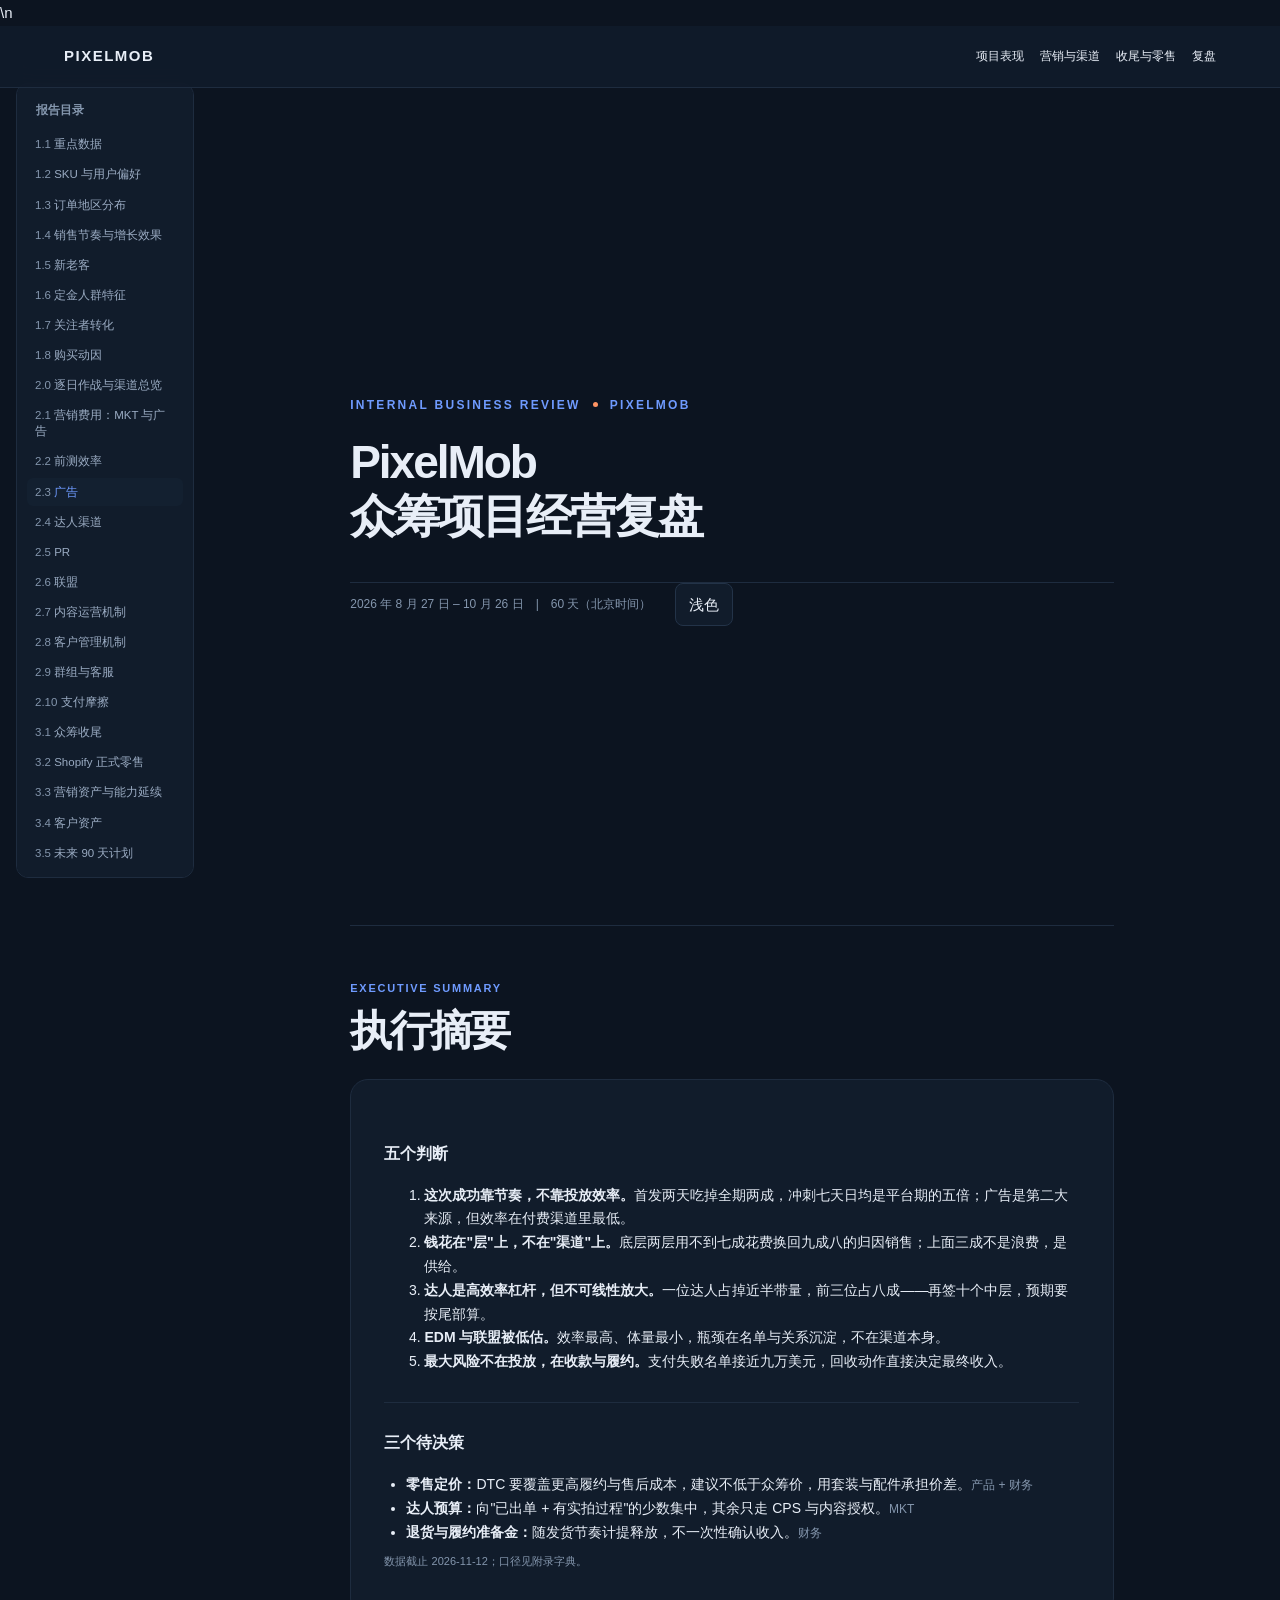
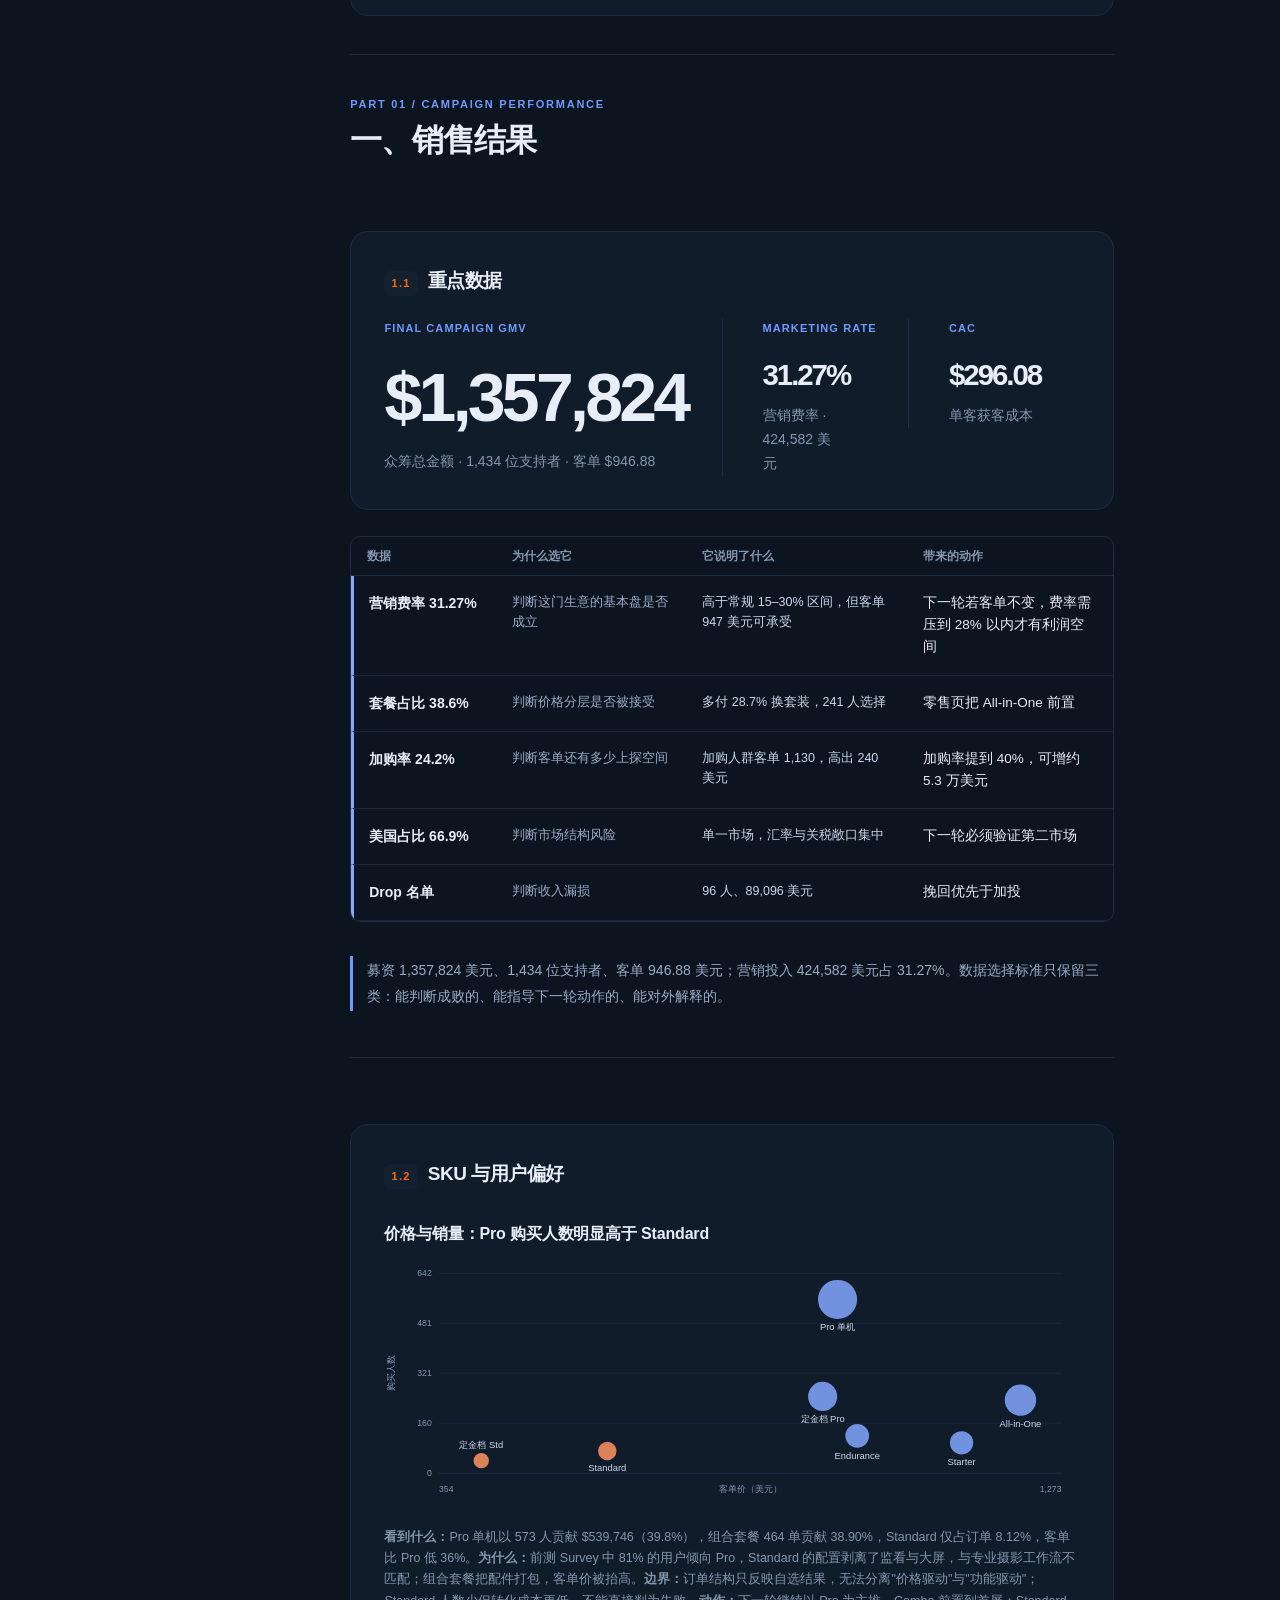
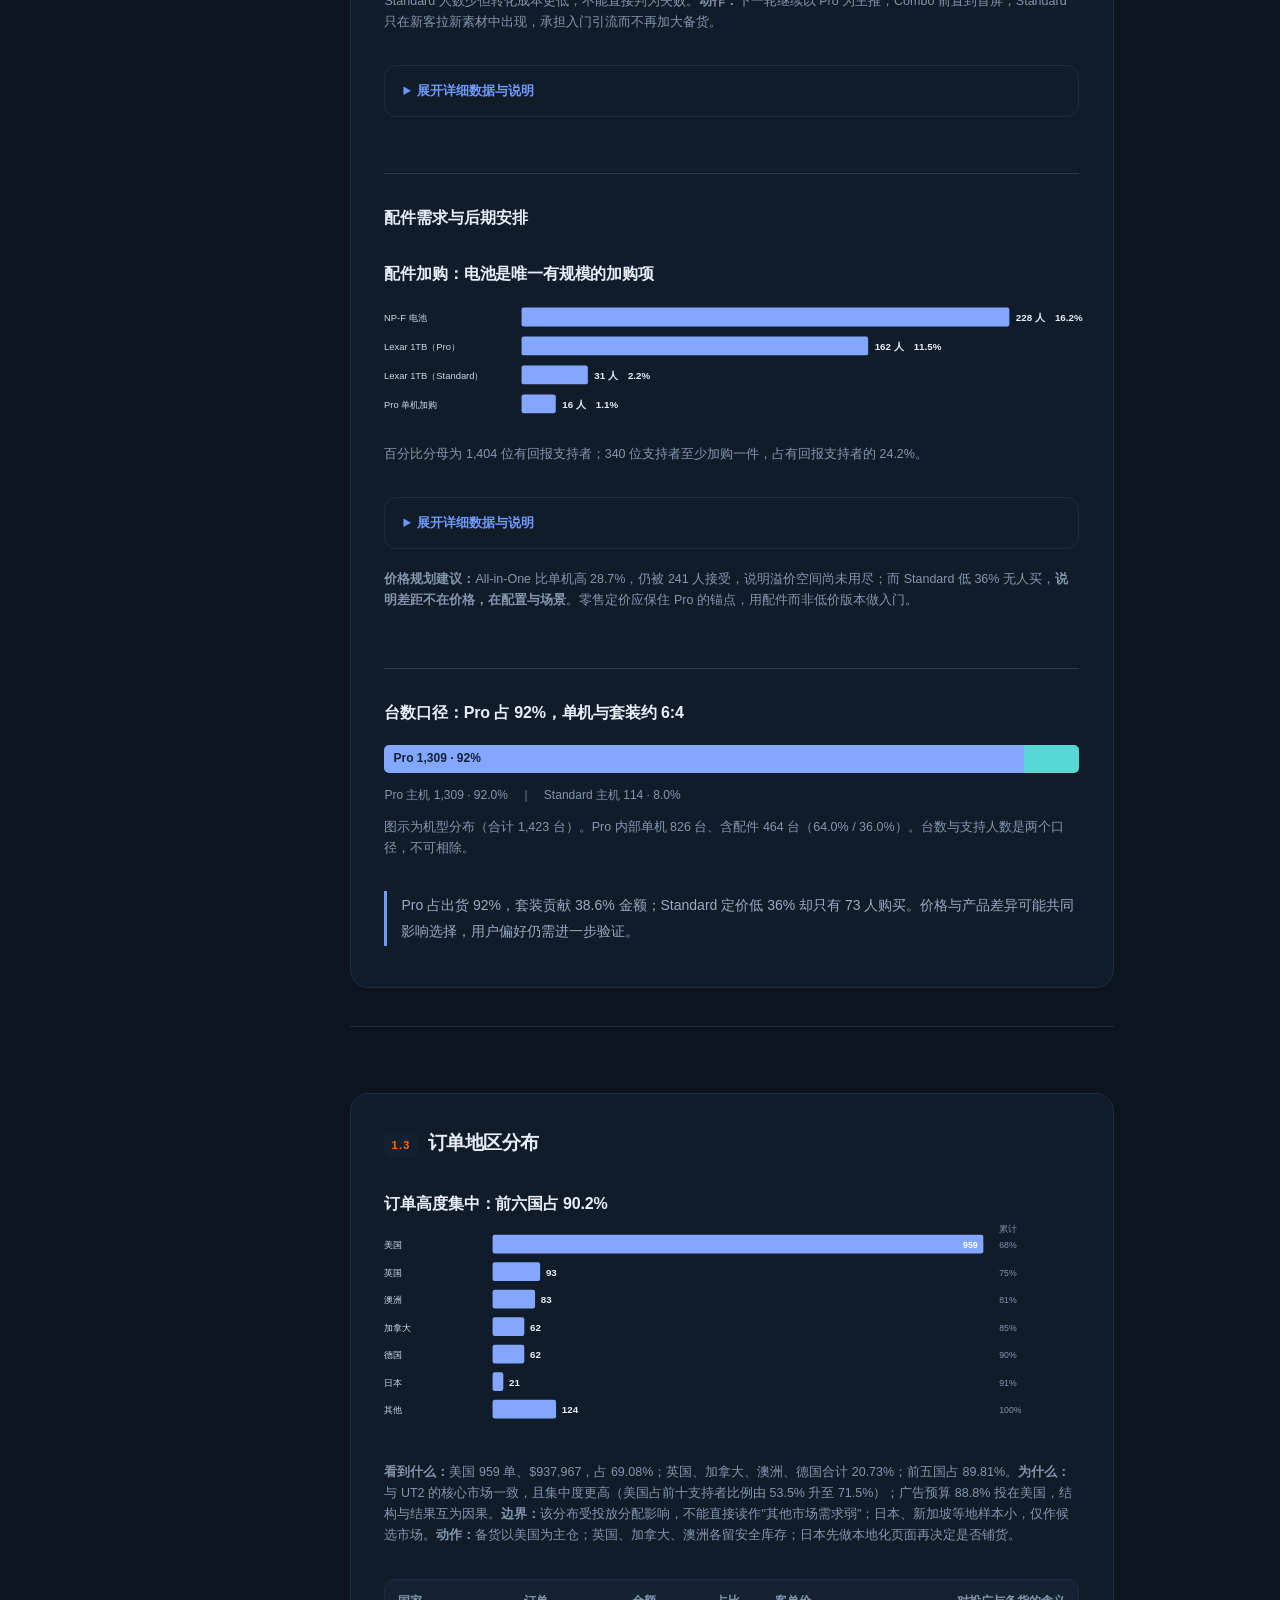
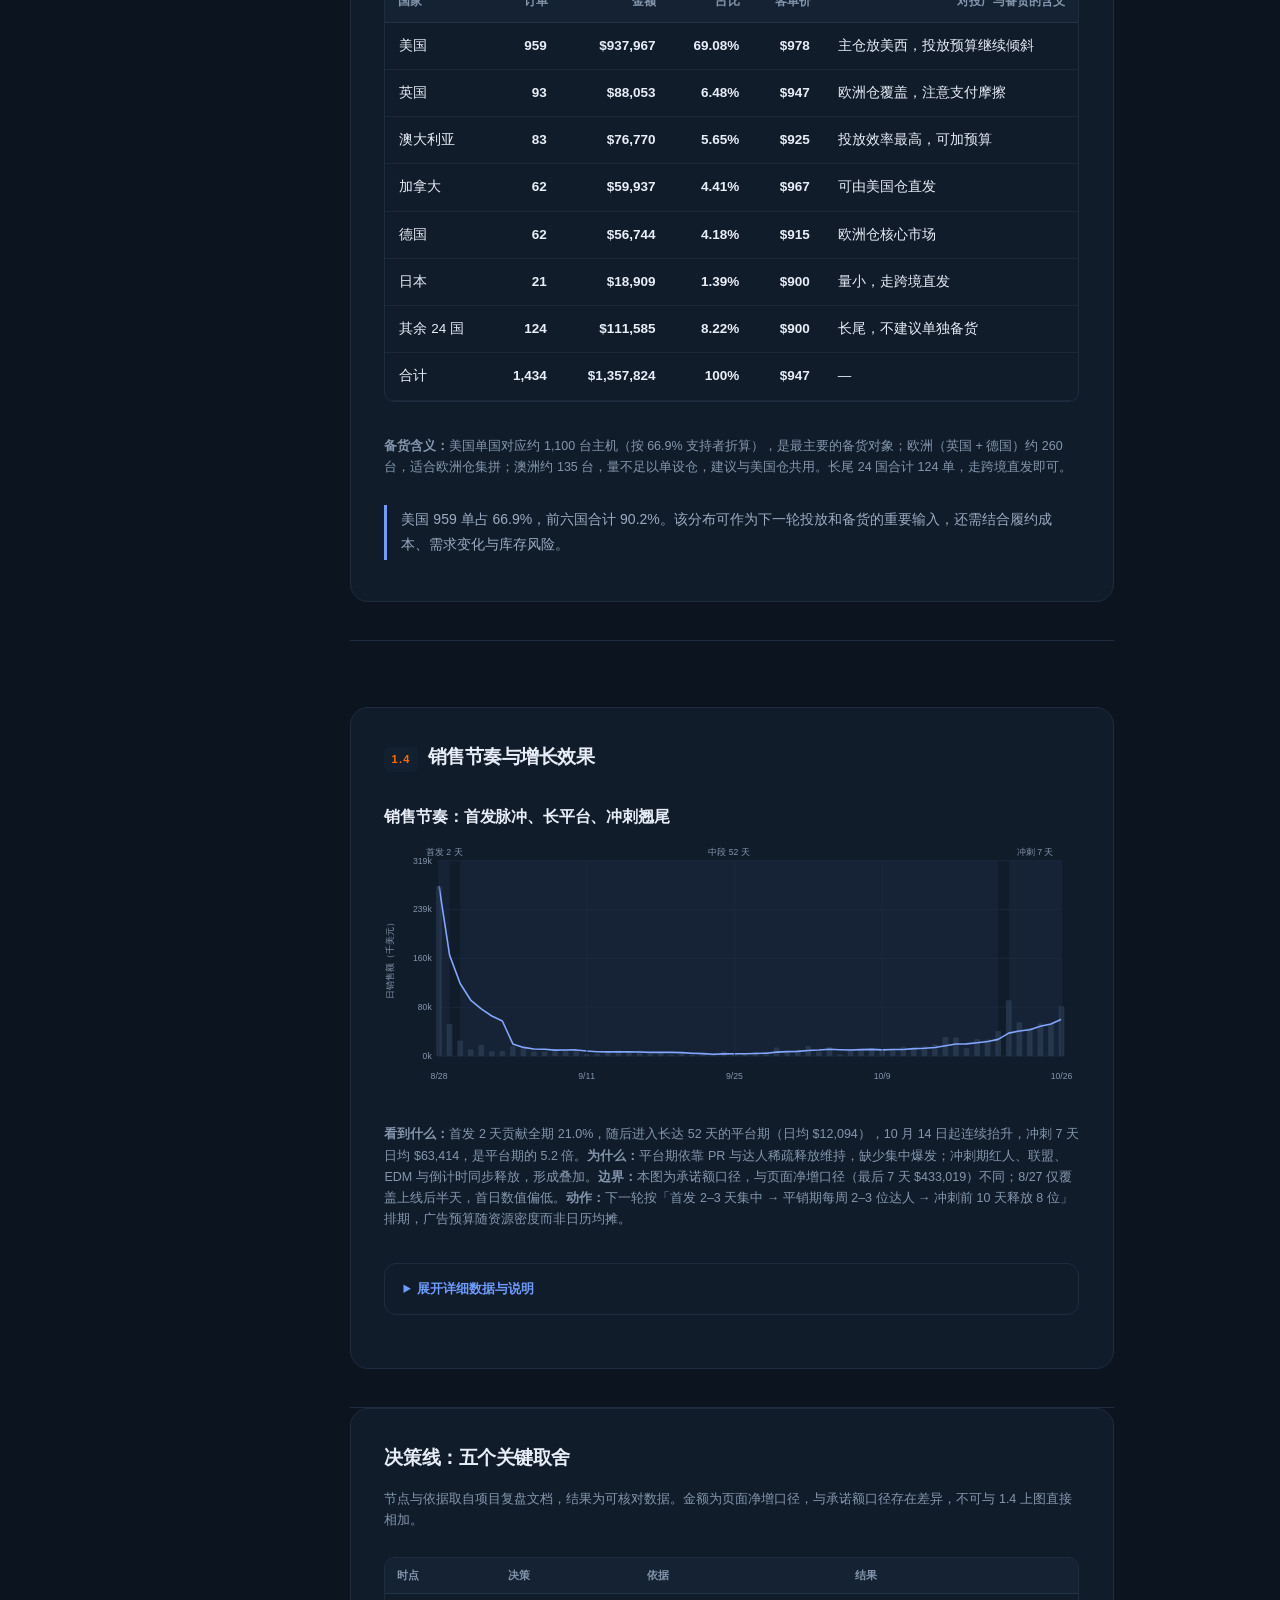
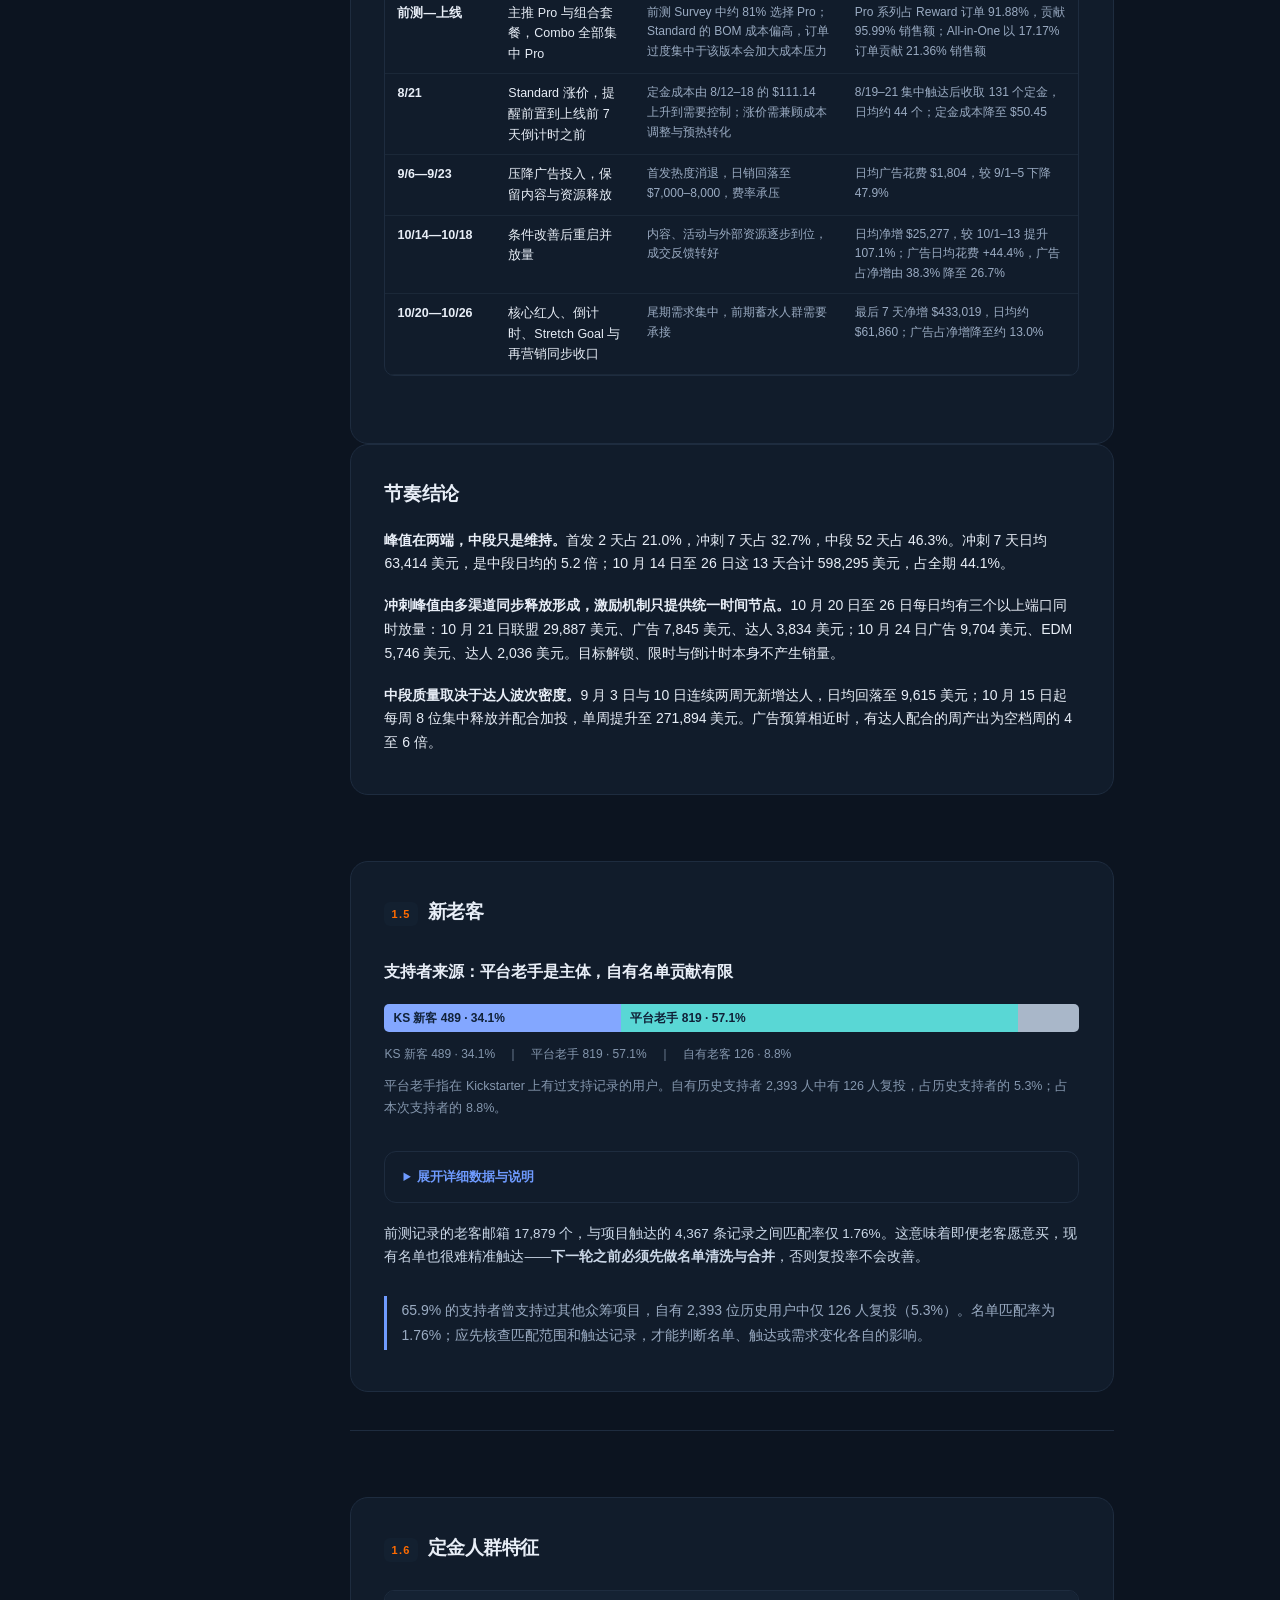
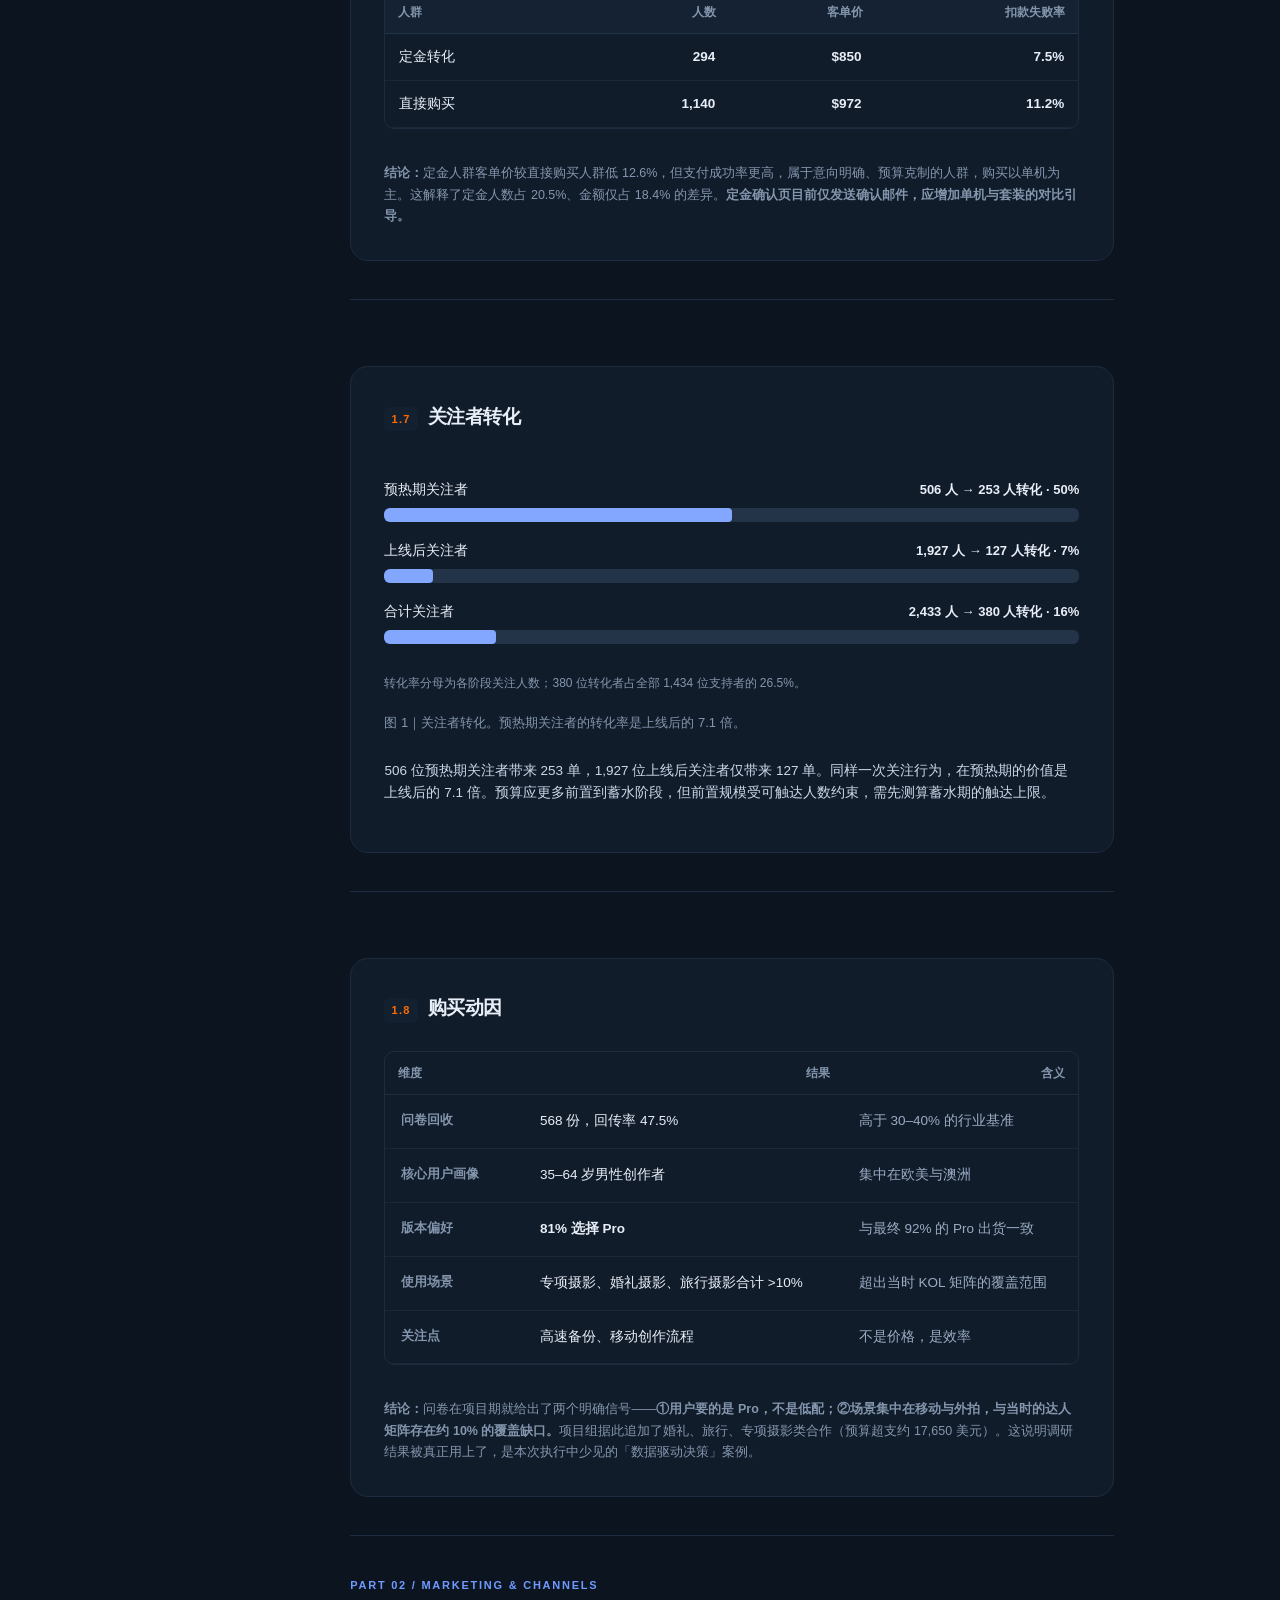
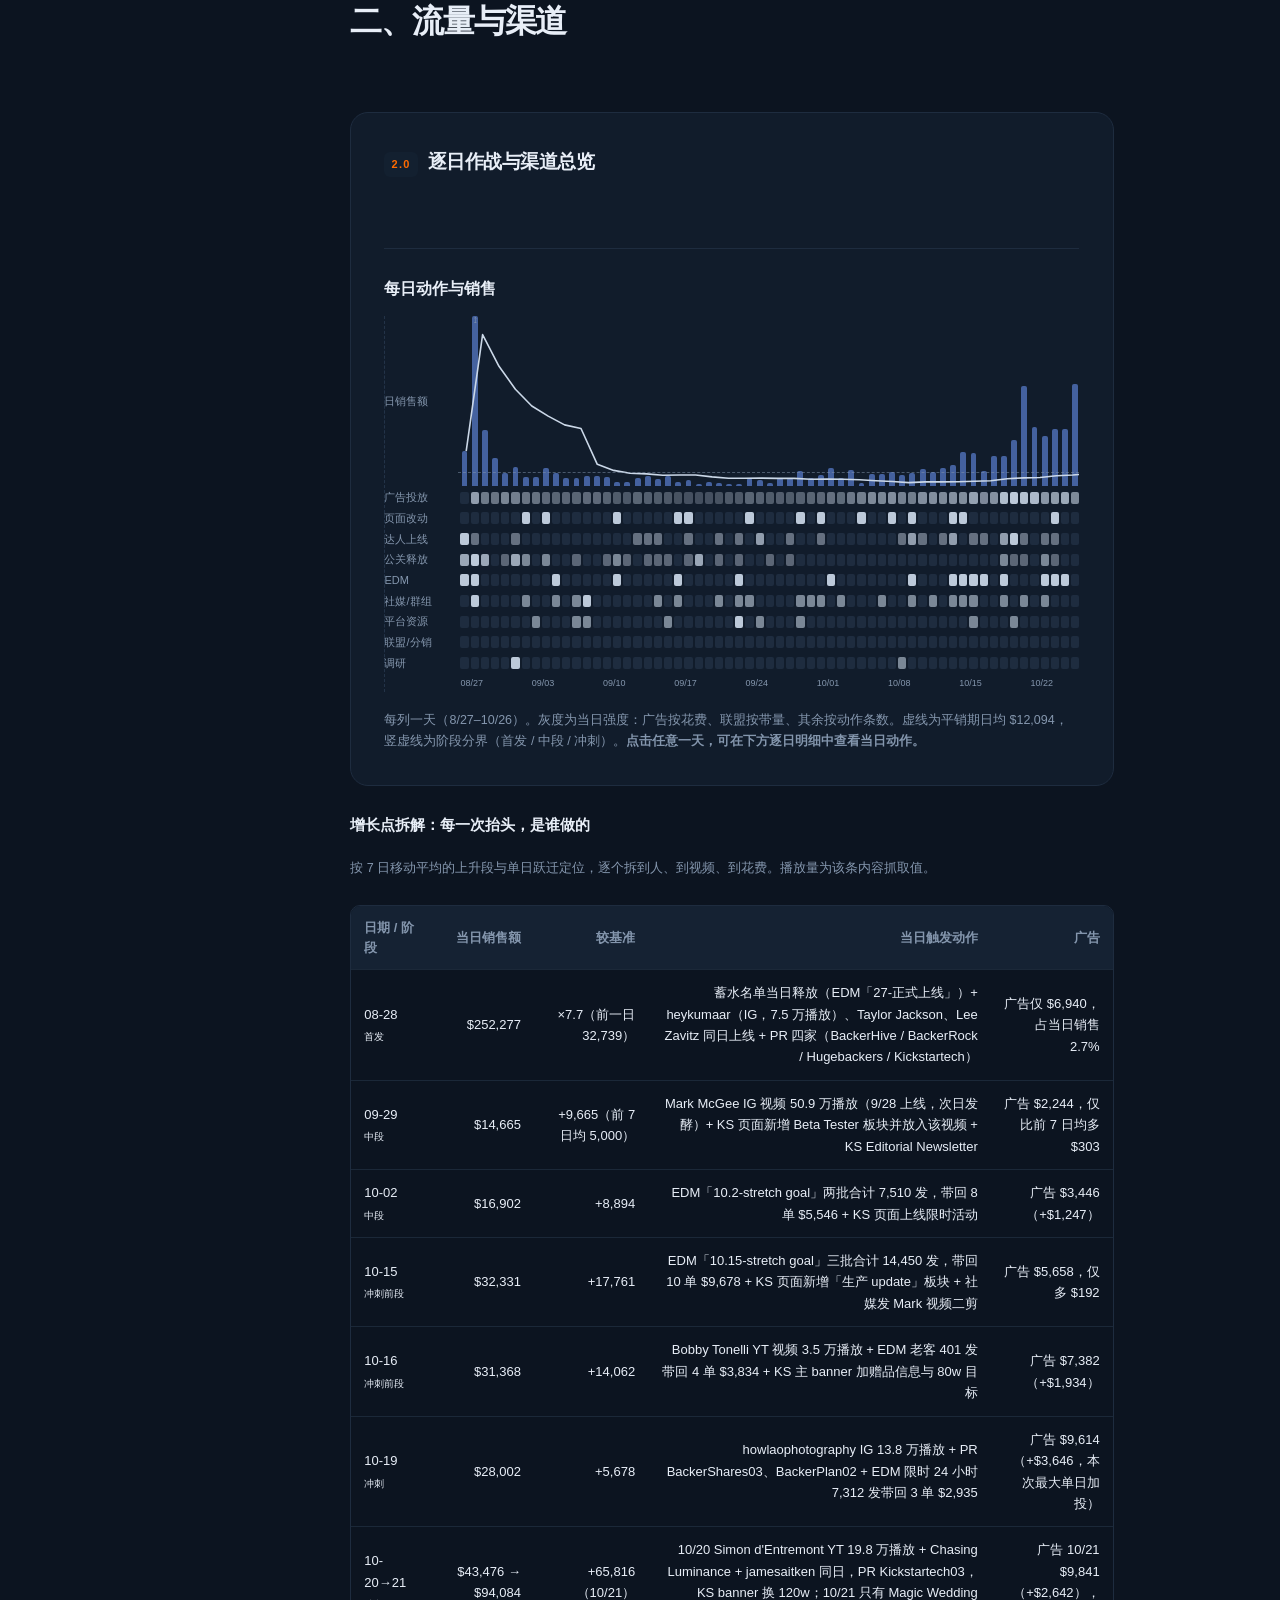
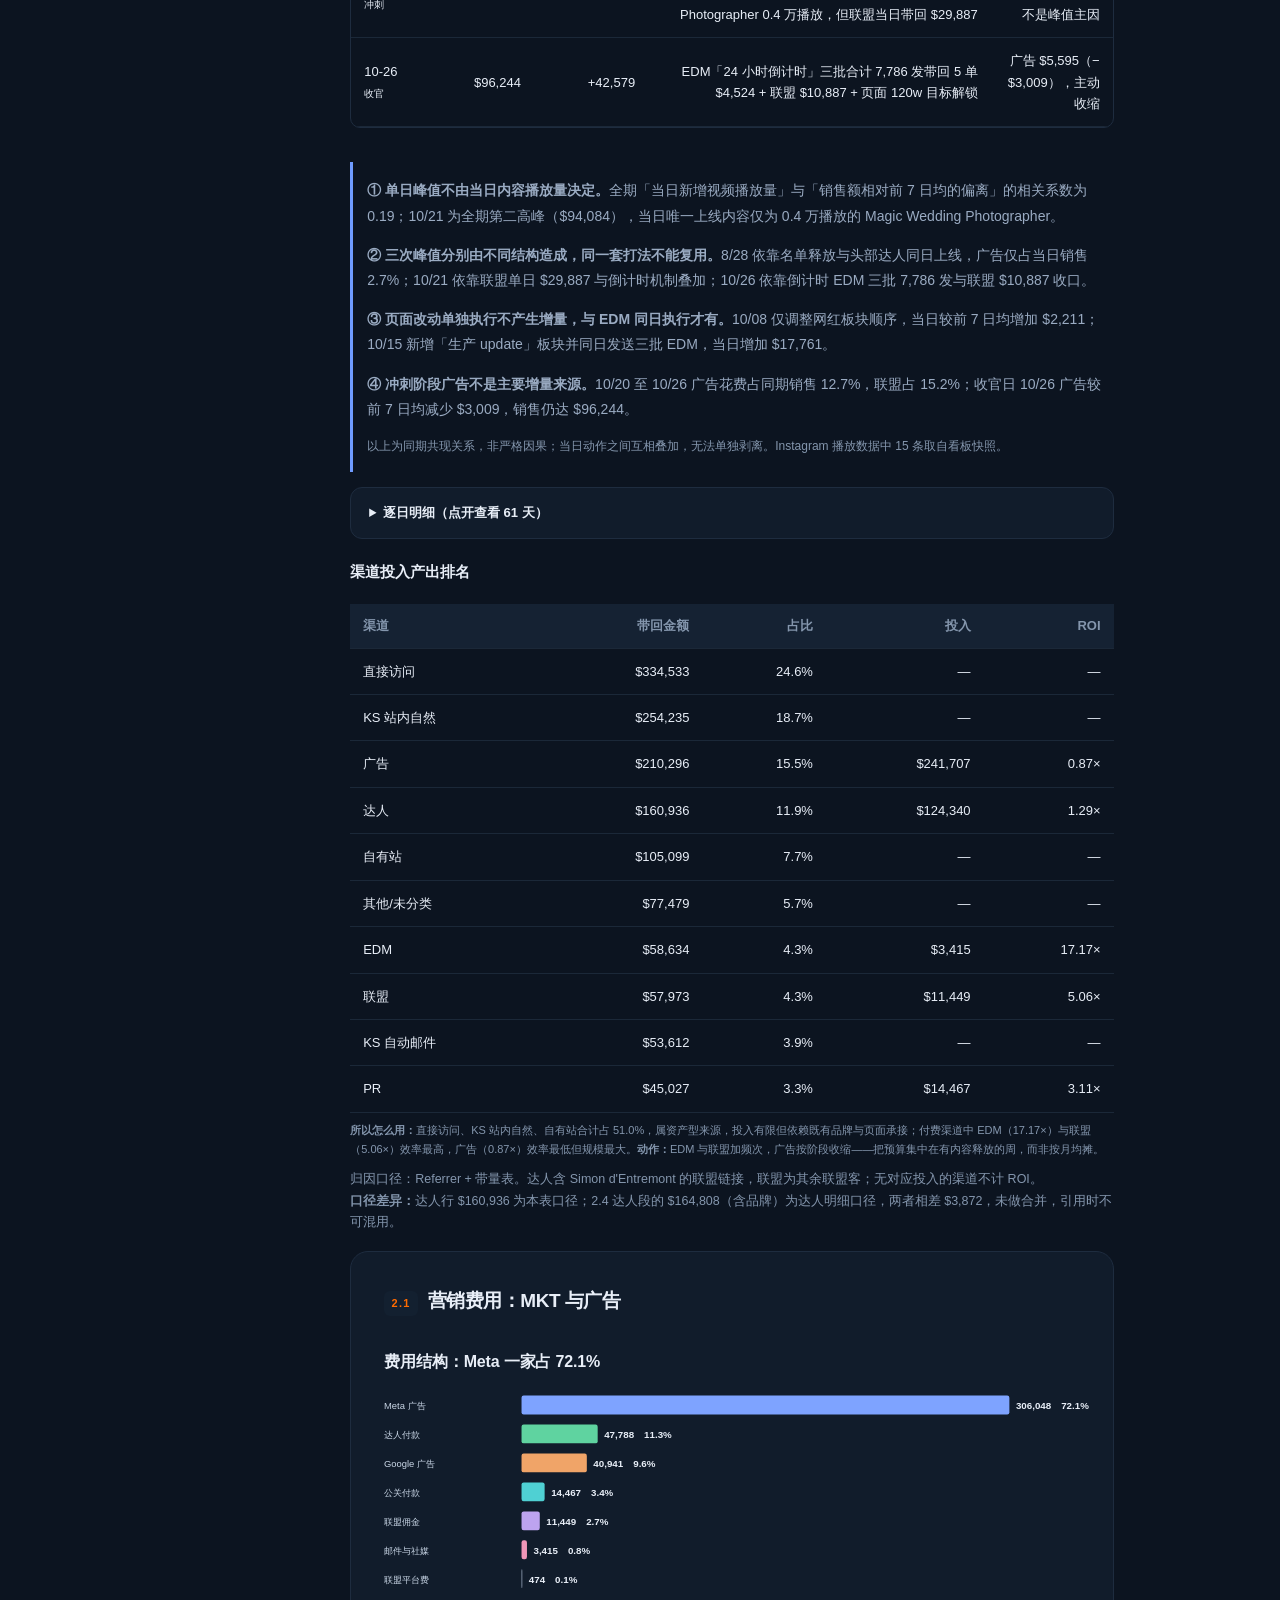
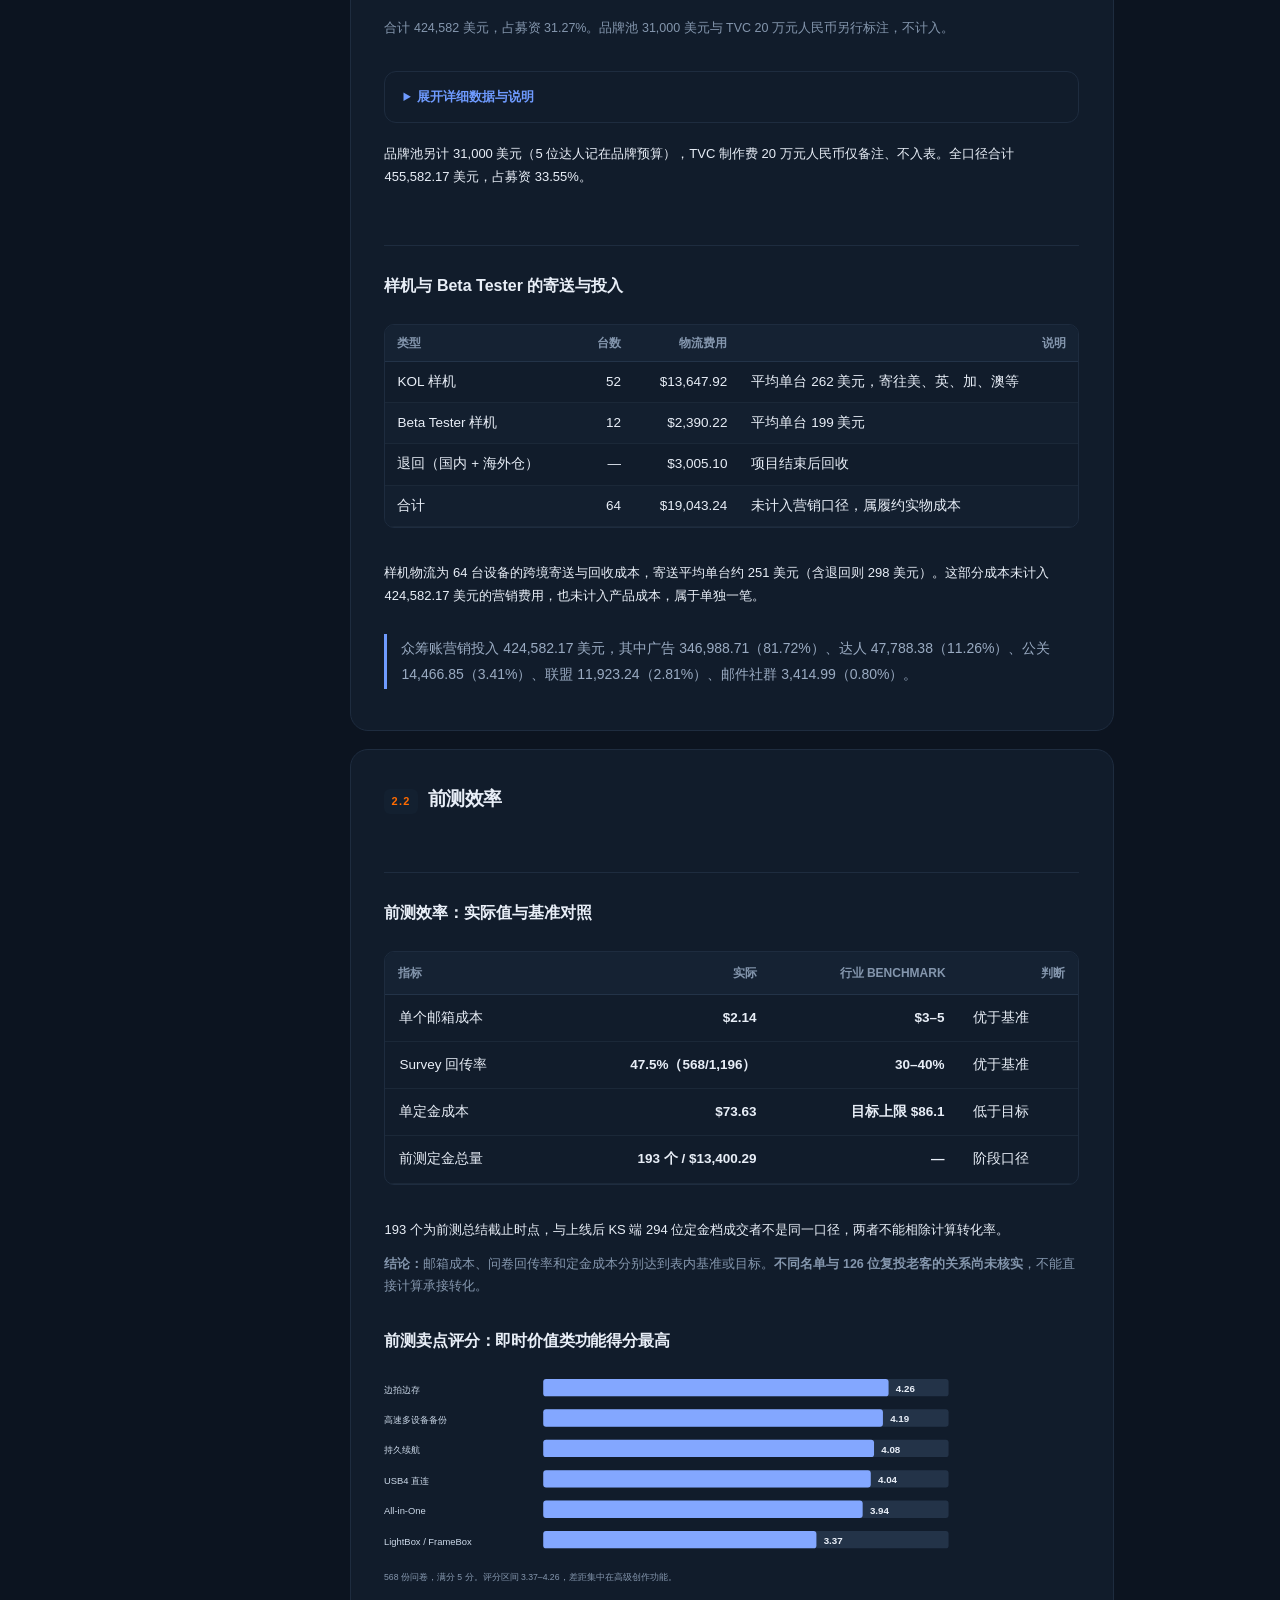
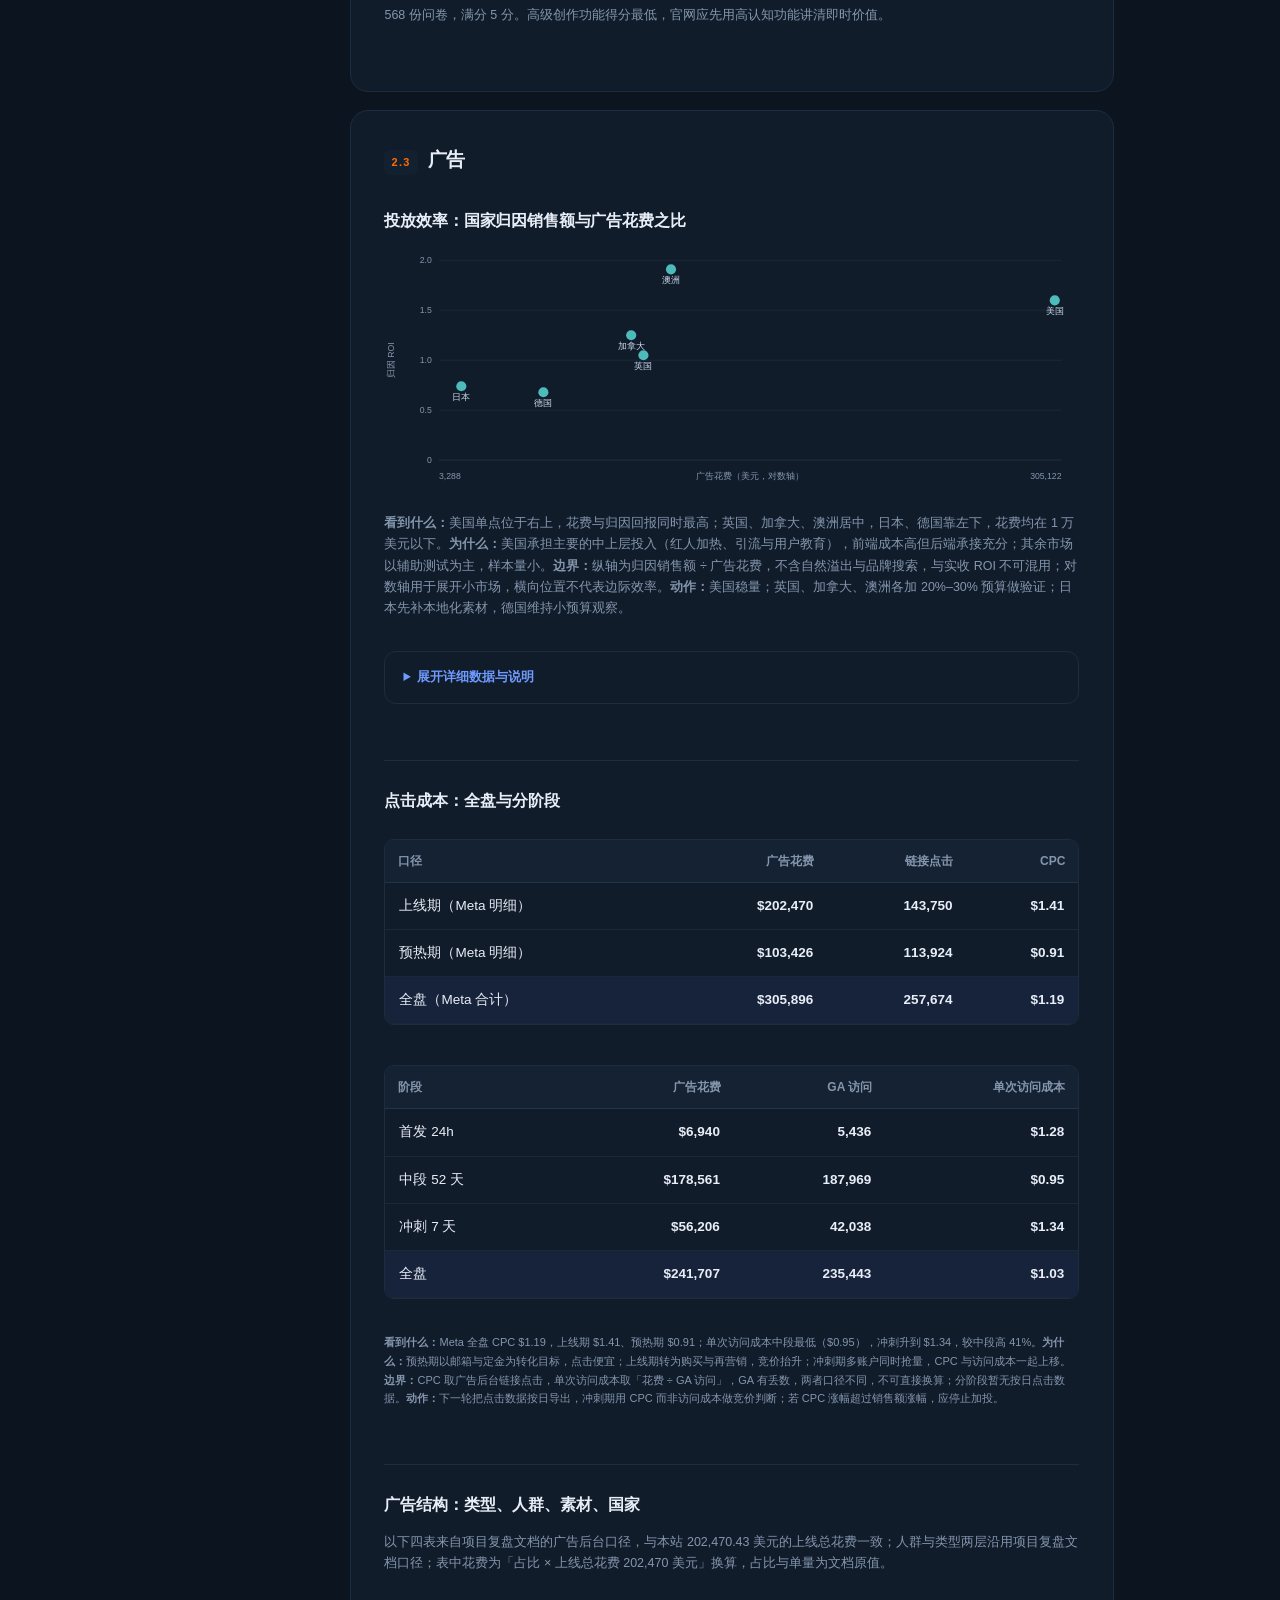
<file: index.html>
<!DOCTYPE html>
<html lang="zh-CN" data-theme="dark">
<head>
<meta charset="utf-8">
<meta name="viewport" content="width=device-width,initial-scale=1">
<title>PixelMob 众筹项目经营复盘</title>

<!-- standalone build -->
<style>\n:root{
  --bg:#f6f8fb; --panel:#ffffff; --th:#f7f9fc; --tint:#f1f6fd;
  --line:#e3eaf3; --line2:#e8eef6; --line3:#dfe9f6;
  --ink:#12233b; --ink2:#1f344e; --body:#536983; --muted:#65748a;
  --blue:#306bfa; --cyan:#27c4cb; --orange:#f47b43;
  --shadow:0 1px 2px rgba(18,35,59,.04);
}
html[data-theme="dark"]{
  --bg:#0c1420; --panel:#111c2b; --th:#152233; --tint:#132030;
  --line:#1e2c3f; --line2:#1b2838; --line3:#233348;
  --ink:#e8eef7; --ink2:#cbd8e8; --body:#9aabc2; --muted:#8496ad;
  --blue:#6f9bff; --cyan:#3fd3d9; --orange:#ff9463;
  --shadow:0 1px 2px rgba(0,0,0,.35);
}


:root{--bg:#f6f8fb;--ink:#12233b;--muted:#63738b;--line:#e3eaf3;--blue:#306bfa;--cyan:#27c4cb;--orange:#f47b43}*{box-sizing:border-box}html{scroll-behavior:smooth}body{margin:0;background:var(--bg);font-family:Inter,-apple-system,BlinkMacSystemFont,"SF Pro Display","PingFang SC",sans-serif;color:var(--ink);line-height:1.55}nav{height:62px;background:color-mix(in srgb,var(--panel) 92%,transparent);position:sticky;top:0;z-index:10;border-bottom:1px solid var(--line);backdrop-filter:blur(14px);display:flex;align-items:center;justify-content:space-between;padding:0 max(5vw,20px);gap:25px}nav b{letter-spacing:.1em}nav .links{display:flex;gap:16px;font-size:12px}a{color:inherit;text-decoration:none}nav a:hover{color:var(--blue)}button{cursor:pointer;border:1px solid var(--line3);background:var(--panel);border-radius:8px;padding:8px 13px;font:inherit;color:inherit}.shell{max-width:1150px;margin:auto;padding:0 clamp(20px,5vw,80px) 90px}.cover{padding:60px 0 58px;border-bottom:1px solid var(--line)}.over{font-size:11px;letter-spacing:.16em;color:var(--blue);font-weight:800;text-transform:uppercase}.cover h1{font-size:clamp(32px,3.1vw,46px);letter-spacing:-.04em;line-height:1.2;margin:10px 0 24px}.head-metric{display:flex;align-items:baseline;flex-wrap:wrap;gap:35px}.headline{font-size:clamp(56px,7vw,106px);font-weight:790;letter-spacing:-.08em;line-height:1.1}.hm{min-width:135px}.hm b{display:block;font-size:28px;letter-spacing:-.045em}.hm span,.meta,.deck{color:var(--muted);font-size:12px}.cover-foot{margin-top:36px;display:grid;grid-template-columns:repeat(5,1fr);gap:12px;border-top:1px solid var(--line);padding-top:22px}.cover-foot strong{display:block;font-size:21px;letter-spacing:-.04em}.cover-foot small{color:var(--muted)}section.chapter{padding:62px 0 30px;scroll-margin-top:70px;border-bottom:1px solid var(--line)}.sectionlead{margin-bottom:25px}h2{font-size:clamp(33px,3.25vw,49px);letter-spacing:-.055em;line-height:1.14;margin:8px 0 0}h3{font-size:19px;letter-spacing:-.025em;margin:0 0 7px}.subhead{font-size:22px;font-weight:720;letter-spacing:-.04em;margin:42px 0 18px}.grid{display:grid;grid-template-columns:repeat(2,minmax(0,1fr));gap:20px}.grid3{display:grid;grid-template-columns:repeat(3,minmax(0,1fr));gap:16px}.panel{background:var(--panel);border:1px solid var(--line);border-radius:18px;padding:27px;min-width:0}.span2{grid-column:span 2}.insight{font-size:13px;color:var(--body);line-height:1.75;border-left:3px solid var(--blue);padding:3px 0 3px 14px;margin:17px 0 1px}.caption{font-size:11px;color:var(--muted);margin-top:8px}.metric-grid{display:grid;grid-template-columns:repeat(3,1fr);gap:15px;margin-top:12px}.metric{border-top:1px solid var(--line);padding:13px 0}.mname{color:var(--muted);font-size:12px}.mvalue{font-size:31px;font-weight:770;letter-spacing:-.05em;margin:4px 0}.barset{display:grid;gap:15px;margin-top:21px}.btop{display:flex;justify-content:space-between;gap:14px;font-size:13px}.btrack{height:10px;border-radius:10px;background:var(--line3);margin-top:7px;overflow:hidden}.bfill{height:100%;background:var(--role,var(--blue));border-radius:10px}.barset .bitem:nth-child(even) .bfill{background:var(--role,var(--cyan));opacity:.5}.stackbar{display:flex;height:27px;width:100%;border-radius:6px;overflow:hidden;margin:20px 0}.table-wrap{overflow:auto;width:100%;margin-top:18px}table{border-collapse:collapse;width:100%;font-size:13px}th{text-align:left;color:var(--muted);font-weight:650;background:var(--th)}td,th{padding:12px 13px;border-bottom:1px solid var(--line2)}td:not(:first-child),th:not(:first-child){text-align:right}td strong{font-weight:780}.viz{margin-top:18px}.viz svg{width:100%;height:auto;display:block}.key{display:flex;gap:16px;flex-wrap:wrap;font-size:11px;color:var(--muted)}.key i{display:inline-block;width:11px;height:11px;border-radius:3px;margin-right:5px;vertical-align:-2px}.path{display:grid;grid-template-columns:repeat(4,1fr);gap:12px;margin-top:20px}.step{padding:18px 17px;background:var(--panel);border:1px solid var(--line);border-radius:13px}.step b{display:block;font-size:13px;color:var(--blue);margin-bottom:10px}.step strong{font-size:17px}.step p{font-size:12px;color:var(--body);margin-bottom:0}.timeline{display:grid;gap:0;margin:25px 0 5px}.moment{display:grid;grid-template-columns:138px 1fr 205px;gap:22px;padding:21px 0;border-top:1px solid var(--line);align-items:start}.moment .when{font-size:13px;font-weight:750;color:var(--blue)}.moment strong{font-size:16px}.moment p{font-size:13px;color:var(--body);margin:5px 0 0}.moment .signal{font-size:12px;color:var(--body);background:var(--tint);padding:11px;border-radius:8px}.road{position:relative;border-left:2px solid var(--line3);margin-left:13px;padding-left:28px}.road .moment{position:relative}.road .moment:before{content:"";position:absolute;width:10px;height:10px;border-radius:50%;background:#f47b43;left:-35px;top:28px}.two-lines{display:grid;grid-template-columns:1fr 1fr;gap:20px}.phase{border-top:3px solid var(--blue);padding-top:18px}.phase:nth-child(2){border-color:var(--cyan)}.phase h3{font-size:24px}.phase li{margin-bottom:11px;font-size:13px}.foot{margin-top:55px;padding-top:23px;border-top:1px solid var(--line);font-size:11px;color:var(--muted)}details{background:var(--panel);border:1px solid var(--line);border-radius:12px;margin-top:15px}summary{cursor:pointer;padding:14px 18px;font-weight:650;font-size:13px}details>div{padding:0 18px 18px}p{max-width:1050px}svg{overflow:visible}@media(max-width:1000px){nav .links{display:none}.cover-foot{grid-template-columns:repeat(3,1fr)}.grid3,.path{grid-template-columns:1fr 1fr}.moment{grid-template-columns:100px 1fr}.moment .signal{grid-column:2}}@media(max-width:650px){.grid,.grid3,.two-lines,.path{grid-template-columns:1fr}.span2{grid-column:auto}.cover-foot{grid-template-columns:repeat(2,1fr)}.metric-grid{grid-template-columns:repeat(2,1fr)}.moment{grid-template-columns:1fr;gap:4px}.moment .signal{grid-column:auto}.panel{padding:20px}.headline{font-size:55px}}@media print{nav{display:none}.shell{max-width:100%;padding:0 15px}.panel,section{break-inside:avoid}.cover{min-height:25vh}body{background:var(--panel)}}


/* ---------- 表格体系：四类 ---------- */
/* 说明型：定义/规则/流程，两列 */
table.t-spec{font-size:13px}
table.t-spec th{background:none;border-bottom:1px solid var(--line);font-size:11px;letter-spacing:.06em;text-transform:uppercase}
table.t-spec td{padding:15px 16px;border-bottom:1px solid var(--line2);text-align:left!important;vertical-align:top}
table.t-spec td:first-child{width:26%;color:var(--muted);font-weight:700;font-size:12.5px}
table.t-spec td:last-child{color:var(--body);line-height:1.7}
/* 对比型：同口径比较，数字右对齐 */
table.t-comp{font-size:13px;font-variant-numeric:tabular-nums}
table.t-comp th{font-size:11px;letter-spacing:.05em;text-transform:uppercase;border-bottom:1.5px solid var(--line3)}
table.t-comp td{border-bottom:1px solid var(--line2);padding:12px 14px;text-align:left}
table.t-comp td.n{text-align:right;font-weight:700}
table.t-comp tr.hi td{background:var(--s-blue-l)}
table.t-comp th.hi{background:var(--s-blue-l);color:var(--s-blue)}
/* 明细型：费用/订单/核对 */
table.t-detail{font-size:12.5px;font-variant-numeric:tabular-nums}
table.t-detail th{font-size:10.5px;letter-spacing:.04em;color:var(--muted);background:var(--th);padding:9px 12px;border-bottom:1px solid var(--line3)}
table.t-detail td{padding:9px 12px;border-bottom:1px solid var(--line2);text-align:left}
table.t-detail td.n{text-align:right}
table.t-detail tbody tr:nth-child(even){background:color-mix(in srgb,var(--th) 55%,transparent)}
table.t-detail tr.total td{font-weight:800;border-top:1.5px solid var(--line3);background:var(--tint)}
/* 结论型：问题—证据—行动 */
table.t-concl{font-size:13px;border-collapse:separate;border-spacing:0}
table.t-concl th{background:none;border-bottom:1px solid var(--line);font-size:11px;letter-spacing:.06em;text-transform:uppercase;padding:10px 16px}
table.t-concl td{padding:16px;border-bottom:1px solid var(--line2);text-align:left!important;vertical-align:top;line-height:1.65}
table.t-concl td:first-child{width:23%;border-left:3px solid var(--s-blue);font-weight:750;font-size:14px;padding-left:15px}
table.t-concl td:nth-child(2){width:40%;color:var(--body);font-size:12.5px}
table.t-concl td:nth-child(3){width:37%;color:var(--ink2);font-size:12.5px}
table.t-concl tr.risk td:first-child{border-left-color:var(--s-orange)}
table.t-concl tr.good td:first-child{border-left-color:var(--s-green)}
table.t-concl tr.open td:first-child{border-left-color:var(--s-purple)}
/* 图色随语义角色 */
section[data-role] .c-bar,section[data-role] .c-dot{fill:var(--role)}
section[data-role] .c-line{stroke:var(--role)}
section[data-role] .bfill{background:var(--role)}
section[data-role] .barset .bitem:nth-child(even) .bfill{background:var(--role);opacity:.5}
section[data-role="blue"]{--role:var(--s-blue)}
section[data-role="cyan"]{--role:var(--s-cyan)}
section[data-role="green"]{--role:var(--s-green)}
section[data-role="orange"]{--role:var(--s-orange)}
section[data-role="purple"]{--role:var(--s-purple)}

.ch-meta{--ch:var(--ch-meta)}.ch-google{--ch:var(--ch-google)}.ch-kol{--ch:var(--ch-kol)}
.ch-aff{--ch:var(--ch-aff)}.ch-pr{--ch:var(--ch-pr)}.ch-email{--ch:var(--ch-email)}
.ch-fee{--ch:var(--ch-fee)}.ch-other{--ch:var(--ch-other)}
rect.c-bar.ch-meta,rect.c-bar.ch-google,rect.c-bar.ch-kol,rect.c-bar.ch-aff,rect.c-bar.ch-pr,rect.c-bar.ch-email,rect.c-bar.ch-fee,rect.c-bar.ch-other{fill:var(--ch)}
.chip{display:inline-block;width:8px;height:8px;border-radius:2px;background:var(--ch);margin-right:7px;vertical-align:1px}
.chip.ch-meta{background:var(--ch-meta)}.chip.ch-google{background:var(--ch-google)}
.chip.ch-kol{background:var(--ch-kol)}.chip.ch-aff{background:var(--ch-aff)}
.chip.ch-pr{background:var(--ch-pr)}.chip.ch-email{background:var(--ch-email)}
.chip.ch-fee{background:var(--ch-fee)}.chip.ch-other{background:var(--ch-other)}

/* Integrated executive narrative */
.logic-lede{font-size:17px;line-height:1.7;max-width:1050px;color:var(--body);margin:8px 0 28px}
.exec-flow{display:grid;grid-template-columns:repeat(4,minmax(0,1fr));gap:12px;margin:24px 0 32px}
.exec-flow .ef{padding:19px 18px;background:var(--panel);border:1px solid var(--line3);border-radius:16px;min-height:190px}
.ef .stage-tag{font-size:11px;font-weight:800;letter-spacing:.14em;color:#306bfa}.ef h4{font-size:19px;margin:12px 0 8px;color:var(--ink)}.ef p{font-size:13px;line-height:1.7;color:var(--body);margin:0}.ef .fact{display:block;margin-top:13px;padding-top:11px;border-top:1px solid var(--line3);font-size:12px;font-weight:750;color:var(--ink2)}
.exec-logic{display:grid;grid-template-columns:1fr 1.4fr 1.2fr;gap:14px;margin:16px 0 22px}.exec-logic>div{background:var(--panel);padding:18px;border:1px solid var(--line);border-radius:14px}.exec-logic span{display:block;color:var(--muted);font-size:12px;margin-bottom:8px}.exec-logic p{font-size:14px;line-height:1.65;margin:0;color:var(--ink2)}.exec-logic strong{color:var(--ink)}
.road.timeline .moment{grid-template-columns:125px 1.2fr 1fr!important;align-items:start}.road.timeline .moment .signal{border:0!important;border-left:3px solid #306bfa!important;background:var(--tint)!important;border-radius:0 10px 10px 0!important;padding:13px 16px!important;color:var(--ink2)!important;line-height:1.65!important;font-size:13px!important}.road.timeline .moment p{line-height:1.65!important}.road.timeline .moment strong{display:block;margin-bottom:6px}.meeting-verdict{margin:22px 0;padding:22px 24px;border-radius:16px;background:var(--ink);color:white;display:grid;grid-template-columns:170px 1fr;gap:22px;align-items:center}.meeting-verdict .label{color:#6fdde3;font-size:12px;font-weight:800;letter-spacing:.12em}.meeting-verdict .body{color:var(--tint);font-size:16px;line-height:1.75}.biz-bridge{display:grid;grid-template-columns:1fr 1fr 1fr;gap:12px;margin-top:20px}.biz-bridge>div{padding:20px;background:var(--panel);border:1px solid var(--line3);border-radius:15px}.biz-bridge b{display:block;font-size:15px;margin-bottom:9px}.biz-bridge p{font-size:13px;color:var(--body);line-height:1.7}.channel-verdict{font-size:14px;line-height:1.8;border-left:3px solid #306bfa;padding:10px 18px;background:var(--tint);margin:15px 0 25px;color:var(--ink2)}.chapter .insight{font-size:13px!important;line-height:1.7!important}.tiny-source{font-size:11px!important;color:var(--muted)!important;padding:0 2px}.deck{line-height:1.7}
@media(max-width:900px){.exec-flow,.biz-bridge{grid-template-columns:1fr 1fr}.exec-logic{grid-template-columns:1fr}.road.timeline .moment{grid-template-columns:1fr!important}.meeting-verdict{grid-template-columns:1fr}}
@media(max-width:610px){.exec-flow,.biz-bridge{grid-template-columns:1fr}}
@media print{.exec-flow .ef,.exec-logic>div{break-inside:avoid}}

.ad-purpose{margin-top:14px;padding:15px 17px;background:var(--tint);border:1px solid var(--line3);border-radius:12px;font-size:13px;line-height:1.75;color:var(--body)}.ad-purpose strong{display:block;font-size:14px;color:var(--ink);margin-bottom:5px}.ad-purpose p{margin:0}.ad-purpose b{color:var(--ink2)}

/* Focused editorial cover: three peer headline indicators */
.cover{min-height:calc(90svh - 62px);display:flex;flex-direction:column;justify-content:center;padding:clamp(70px,9vh,135px) 0 clamp(65px,8vh,115px)}
.cover-kicker{font-size:12px;font-weight:750;letter-spacing:.19em;color:var(--blue);display:flex;align-items:center;gap:12px}
.cover-dot{width:5px;height:5px;background:var(--orange);border-radius:50%;display:inline-block}
.cover h1{font-size:clamp(34px,3.6vw,50px);margin:20px 0 38px;letter-spacing:-.045em;line-height:1.18;font-weight:780}
.cover-rule{height:1px;width:100%;background:var(--line)}
.cover-metrics{display:grid;grid-template-columns:1.24fr .77fr 1.13fr;gap:0;align-items:start;margin-top:43px}
.cover-metrics>div{padding:0 clamp(22px,3.1vw,48px);min-width:0;border-left:1px solid var(--line)}
.cover-metrics>div:first-child{padding-left:0;border-left:0}
.cover-label{color:var(--blue);font-size:11px;font-weight:750;letter-spacing:.1em;white-space:nowrap}
.cover-value{font-weight:760;font-size:clamp(39px,4vw,66px);line-height:1.2;letter-spacing:-.07em;white-space:nowrap;margin:19px 0 12px;font-variant-numeric:tabular-nums}
.cover-value-main{font-size:clamp(49px,5.2vw,88px)}
.cover-decimal{font-size:.53em;letter-spacing:-.03em}
.cover-desc{font-size:14px;color:var(--muted)}
@media(max-width:1020px){.cover-metrics{grid-template-columns:1fr 1fr}.cover-primary{grid-column:1/-1;margin-bottom:32px}.cover-metrics>.cover-secondary:nth-child(2){border-left:0;padding-left:0}.cover-metrics>.cover-secondary:nth-child(3){padding-left:28px}}
@media(max-width:580px){.cover{min-height:0;padding:72px 0}.cover h1{font-size:48px;margin-bottom:30px}.cover-metrics{display:block;margin-top:28px}.cover-metrics>div,.cover-metrics>.cover-secondary:nth-child(3){padding:20px 0!important;border:0;border-bottom:1px solid var(--line);margin:0}.cover-metrics>div:last-child{border-bottom:0}.cover-value,.cover-value-main{font-size:clamp(40px,11vw,62px);margin:8px 0}.cover-label{font-size:10px}}

/* 费用结构使用实心饼图；样机放置在营销总览后 */
.market-donut{box-shadow:0 0 0 1px var(--line),0 12px 28px rgba(48,107,250,.09)}
.market-donut-wrap{padding:12px 4px}

/* Final editorial and responsive refinement */
:root{--report-width:1400px}.shell{max-width:var(--report-width)}
.chapter>.panel,.chapter>.single-grid,.chapter>.market-overview{margin-top:18px}
.panel{padding:clamp(19px,2.1vw,31px)}.insight{max-width:1100px;font-size:12.5px;line-height:1.75;padding-top:2px;padding-bottom:2px;margin-top:18px}
.panel h3{margin-bottom:14px}.table-wrap{overflow-x:auto;overscroll-behavior-inline:contain}table{font-variant-numeric:tabular-nums}th,td{vertical-align:middle}td:not(:first-child),th:not(:first-child){white-space:nowrap}
.panel .viz{max-width:1100px;margin-inline:auto}.panel .stackbar{max-width:1120px}
.market-overview .market-pie,.market-overview svg{max-width:360px;max-height:360px}
.market-overview{overflow:hidden}.market-overview *{min-width:0}.market-overview-head{align-items:center}
.road .moment{grid-template-columns:110px minmax(0,1fr) minmax(190px,260px);padding:14px 0;gap:16px}.road .moment p{font-size:12px;line-height:1.55}.road .moment .signal{font-size:11.5px;line-height:1.55;background:var(--tint);padding:9px 11px}
.path .step{min-width:0}.panel p,.step p,.moment p{overflow-wrap:anywhere}
@media(min-width:1100px){.chapter{padding-top:72px}.panel .table-wrap{max-width:100%}.market-overview{padding:32px}}
@media(max-width:1100px){.market-overview-head{display:block!important}.market-overview svg{max-width:310px}.grid3{grid-template-columns:repeat(2,minmax(0,1fr))}}
@media(max-width:850px){.road .moment{grid-template-columns:95px minmax(0,1fr)}.road .moment .signal{grid-column:2}.two-lines,.grid,.grid3{grid-template-columns:1fr}.span2{grid-column:auto}.market-overview svg{max-width:300px}.path{grid-template-columns:repeat(2,minmax(0,1fr))}}
@media(max-width:620px){.shell{padding:0 16px 58px}.cover{padding:38px 0}.panel{border-radius:14px;padding:18px}.headline{font-size:clamp(44px,11vw,68px)}.head-metric{gap:15px}.hm b{font-size:23px}.stackbar{height:20px}.road{margin-left:6px;padding-left:16px}.road .moment:before{left:-23px}.road .moment{display:block;padding:15px 0}.road .moment .signal{margin-top:8px}.road .moment .when{margin-bottom:6px}.path{grid-template-columns:1fr}.market-overview svg{max-width:min(100%,285px)}.metric-grid{grid-template-columns:repeat(2,minmax(0,1fr))}table{font-size:11px}th,td{padding:10px 9px}}
@media print{nav{display:none!important}body{background:var(--panel)}.shell{max-width:none;padding:0 12mm}.panel,section.chapter{break-inside:avoid}.market-overview svg{max-width:290px}}

/* Final report: review and next steps */
.review-subtitle{font-size:13px;font-weight:780;letter-spacing:.06em;color:var(--ink);margin:35px 0 14px;padding-bottom:9px;border-bottom:1px solid var(--line)}
.review-findings{display:grid;grid-template-columns:repeat(3,minmax(0,1fr));gap:16px}.finding{padding:24px 21px;background:var(--panel);border:1px solid var(--line);border-radius:16px;display:flex;flex-direction:column;gap:10px}.finding-number{font-size:46px;font-weight:780;letter-spacing:-.07em;line-height:1;color:var(--blue);font-variant-numeric:tabular-nums}.finding-number small{font-size:.42em;letter-spacing:-.02em}.finding h3{font-size:16px;margin:0 0 8px}.finding p,.review-point p,.review-ops p,.fulfilment-item p,.retail-step p,.asset-strip p{font-size:13px;line-height:1.7;color:var(--body);margin:0}.review-three{display:grid;grid-template-columns:repeat(3,minmax(0,1fr));gap:0;border:1px solid var(--line);border-radius:15px;background:var(--panel);overflow:hidden}.review-point{padding:23px 21px;border-right:1px solid var(--line)}.review-point:last-child{border-right:0}.review-point span{font-size:10px;color:var(--blue);letter-spacing:.09em;font-weight:750}.review-point h3{font-size:18px;margin:11px 0 8px}.review-ops{display:grid;grid-template-columns:repeat(3,minmax(0,1fr));gap:18px}.review-ops>div{border-top:3px solid var(--cyan);padding:16px 3px 0}.review-ops b{font-size:16px;display:block;margin-bottom:8px}
.next-subtitle{display:flex;align-items:flex-start;gap:16px;margin:35px 0 18px}.next-subtitle h3{font-size:24px;margin:0 0 4px}.next-subtitle p{font-size:13px;color:var(--muted);margin:0}.next-count{display:grid;place-items:center;width:40px;height:40px;background:#e9f0ff;border-radius:11px;color:var(--blue);font-size:15px;font-weight:800;flex:none}.next-gap{margin-top:42px}.fulfilment-grid{display:grid;grid-template-columns:repeat(3,minmax(0,1fr));gap:15px}.fulfilment-item{padding:23px 21px;border:1px solid var(--line);background:var(--panel);border-radius:15px}.fulfilment-item b,.asset-strip b{display:block;margin-bottom:10px;font-size:16px}.retail-steps{display:grid;grid-template-columns:repeat(3,minmax(0,1fr));gap:15px}.retail-step{padding:24px;background:var(--panel);border:1px solid var(--line);border-radius:15px;position:relative;min-height:196px}.retail-step:before{position:absolute;content:'';height:3px;background:var(--blue);top:-1px;left:20px;right:20px;border-radius:4px}.retail-step:nth-child(2):before{background:var(--cyan)}.retail-step:nth-child(3):before{background:var(--orange)}.retail-step-no{color:var(--blue);font-weight:780;font-size:13px;margin-bottom:18px}.retail-step-no small{font-size:10px;color:var(--muted);letter-spacing:.09em;margin-left:5px}.retail-step h3{font-size:19px;margin-bottom:9px}.asset-strip{display:grid;grid-template-columns:repeat(3,minmax(0,1fr));gap:24px;padding:24px 0;border-top:1px solid var(--line);border-bottom:1px solid var(--line)}.next-note{margin-top:14px}
@media(max-width:1000px){.review-findings,.review-three,.review-ops,.fulfilment-grid,.retail-steps,.asset-strip{grid-template-columns:1fr 1fr}.review-point{border-right:0;border-bottom:1px solid var(--line)}.review-point:last-child{border-bottom:0}}
@media(max-width:650px){.review-findings,.review-three,.review-ops,.fulfilment-grid,.retail-steps,.asset-strip{grid-template-columns:1fr}.finding-number{font-size:39px}.finding,.review-point,.fulfilment-item,.retail-step{padding:19px}.next-subtitle h3{font-size:21px}.review-subtitle{margin-top:29px}}
@media print{.finding,.review-point,.retail-step,.fulfilment-item{break-inside:avoid}}


:root{
  --bg:#f6f8fb; --panel:#ffffff; --th:#f7f9fc; --tint:#f1f6fd;
  --line:#e3eaf3; --line2:#e8eef6; --line3:#dfe9f6;
  --ink:#12233b; --ink2:#1f344e; --body:#536983; --muted:#65748a;
  --blue:#306bfa; --cyan:#27c4cb; --orange:#f47b43;
  --c1:#306bfa; --c2:#27c4cb; --c3:#b9c6d8; --c4:#f47b43; --c5:#d9534f;
  /* 语义角色色 */
  --s-blue:#306bfa;   /* 主指标/规模 */
  --s-cyan:#0f7f86;   /* 结构/渠道 */
  --s-green:#17754e;  /* 正向结果 */
  --s-orange:#a94c1b; /* 风险/缺口 */
  --s-purple:#6f52a3; /* 待验证/假设 */
  --s-gray:#6b7c90;   /* 中性/参照 */
  --s-blue-l:#eef3ff; --s-cyan-l:#e8f6f6; --s-green-l:#e9f5ef;
  --s-orange-l:#fdf0e8; --s-purple-l:#f2eefb; --s-gray-l:#f0f3f7;
  /* 渠道身份色：同一渠道全篇同色 */
  --ch-meta:#2f5fe0; --ch-google:#c26a1e; --ch-kol:#1c7f56; --ch-aff:#6b4fa0;
  --ch-pr:#0e7f88; --ch-email:#b0456b; --ch-fee:#7b8a9e; --ch-other:#94a3b5;
}
html[data-theme="dark"]{
  --bg:#0c1420; --panel:#111c2b; --th:#152233; --tint:#132030;
  --line:#1e2c3f; --line2:#1b2838; --line3:#233348;
  --ink:#e8eef7; --ink2:#cbd8e8; --body:#9aabc2; --muted:#8496ad;
  --blue:#6f9bff; --cyan:#3fd3d9; --orange:#ff9463;
  --c1:#6f9bff; --c2:#3fd3d9; --c3:#3a4d68; --c4:#ff9463; --c5:#f4736f;
  /* 语义角色色 */
  --s-blue:#83a7ff;   /* 主指标/规模 */
  --s-cyan:#59d7d5;   /* 结构/渠道 */
  --s-green:#67d6a3;  /* 正向结果 */
  --s-orange:#ffb17f; /* 风险/缺口 */
  --s-purple:#c5aef5; /* 待验证/假设 */
  --s-gray:#a9b7c9;   /* 中性/参照 */
  --s-blue-l:#16233a; --s-cyan-l:#122a2c; --s-green-l:#102a20;
  --s-orange-l:#2b1d14; --s-purple-l:#221a33; --s-gray-l:#18212f;
  /* 渠道身份色：同一渠道全篇同色 */
  --ch-meta:#7ea3ff; --ch-google:#f0a468; --ch-kol:#5fd3a0; --ch-aff:#bda3ef;
  --ch-pr:#4fd0d3; --ch-email:#f096b8; --ch-fee:#9fb0c4; --ch-other:#8fa0b4;
}


/* ---------- 结构补充 ---------- */
.chapter-head{margin-bottom:6px}
.sub-head{display:flex;align-items:baseline;gap:10px;margin:26px 0 10px}
.sub-no{font-size:11px;font-weight:800;letter-spacing:.12em;color:#ff6b00;
        background:var(--tint);border-radius:6px;padding:3px 7px;flex:none}
.sub-head h3{margin:0}
.cover-metrics .cover-secondary .cover-value{font-size:clamp(22px,2.3vw,32px)}
.cover-value-main{font-size:clamp(40px,6vw,68px)!important;letter-spacing:-.055em}
.lead-metrics{margin-top:22px;grid-template-columns:1.55fr .8fr .85fr;
              gap:clamp(14px,2vw,34px);align-items:start}
@media(max-width:820px){.lead-metrics{grid-template-columns:1fr;gap:18px}}
.panel>.viz:first-of-type{margin-top:14px}


.viz{margin:20px 0 6px;max-width:1060px}
.viz-hd{display:flex;align-items:baseline;gap:10px;margin-bottom:10px}
.viz-title{font-size:14.5px;font-weight:700;letter-spacing:-.01em;color:var(--ink)}
.viz-sub{font-size:12px;color:var(--muted)}
.note{font-size:11.5px;color:var(--muted);margin-top:10px;line-height:1.65;max-width:900px}
.c-grid{stroke:var(--line);stroke-width:1}
.c-tick{fill:var(--muted);font-size:11px;font-family:inherit}
.c-lab{fill:var(--ink2);font-size:12px;font-family:inherit}
.c-val{fill:var(--ink);font-size:12.5px;font-weight:650;font-family:inherit}
.c-on{fill:#fff;font-size:12px;font-weight:600;font-family:inherit}
.c-bar{fill:var(--c1)}
.c-bar-m{fill:var(--c3);opacity:.45}
.c-bar2{fill:var(--s-cyan)}
.c-bar3{fill:var(--s-gray);opacity:.7}
.c-dot{fill:var(--c1)}
.c-warn{fill:var(--c4)}
.c-neg{fill:var(--c5)}
.c-pos{fill:var(--c2)}
.c-line{fill:none;stroke:var(--c1);stroke-width:2.2;stroke-linejoin:round}
.c-line-up{stroke:var(--c1);stroke-width:2;fill:none}
.c-line-dn{stroke:var(--c3);stroke-width:2;fill:none}
.c-band{fill:var(--c1);opacity:.05}
.c-mark{stroke:var(--line);stroke-width:1}
.c-track{stroke:var(--line);stroke-width:2}
.c-range{fill:var(--c1);opacity:.12}
svg{width:100%;height:auto;display:block;overflow:visible}
.c-axis{stroke:var(--line);stroke-width:1}
.c-val-on{fill:#fff;font-size:12px;font-weight:650;font-family:inherit}

/* ---------- 工具条 ---------- */
.dock{position:fixed;right:22px;bottom:22px;z-index:60;display:flex;gap:8px}
.dock button{background:var(--panel);border:1px solid var(--line);color:var(--ink2);
  border-radius:10px;padding:9px 15px;font-size:12.5px;cursor:pointer;
  box-shadow:0 4px 14px rgba(18,35,59,.10);font-family:inherit}
.dock button:hover{border-color:var(--blue);color:var(--blue)}

/* ---------- 表格容器 ---------- */
.table-wrap{margin-top:18px;overflow-x:auto;overscroll-behavior-inline:contain}
@media(max-width:640px){
  .sub-head{flex-wrap:wrap}
  .dock{right:12px;bottom:12px}
  h1{font-size:clamp(28px,8.6vw,40px)!important;letter-spacing:-.035em!important;line-height:1.18}
  h2{font-size:clamp(24px,6.6vw,32px)!important;letter-spacing:-.03em!important}
  .cover-kicker,.cover .kicker{font-size:9px;letter-spacing:.1em;line-height:1.7;white-space:normal}
  .cover{padding:46px 0 36px}
  .panel{padding:16px;border-radius:14px}
  .table-wrap table{min-width:600px}
  .table-wrap td:first-child,.table-wrap th:first-child{min-width:104px}
  table{font-size:12.5px}
}
html,body{overflow-x:hidden;max-width:100%}


/* 窄屏：密集图横向滚动而不是等比缩小 */
@media(max-width:760px){
  .viz{overflow-x:auto;overscroll-behavior-inline:contain}
  .viz svg{min-width:640px}
  .viz-hd{position:sticky;left:0}
  table{font-size:12px}
  table.t-detail td,table.t-detail th{padding:8px 9px}
}

/* v16: typography, navigation and reading rhythm */
:root{--panel:#fff} html[data-theme="dark"]{--panel:#111c2b}
body{font-size:15px;line-height:1.7}.shell{max-width:min(1510px,82vw);padding-left:clamp(250px,20vw,310px);padding-right:clamp(30px,5vw,80px)}
.report-nav{position:fixed;top:83px;left:20px;width:210px;max-height:calc(100vh - 105px);z-index:9;padding:14px 10px;border:1px solid var(--line);border-radius:12px;background:var(--panel);overflow:auto}
.nav-title{font-size:12px;color:var(--muted);font-weight:750;padding:2px 9px 10px}.nav-list{display:grid;gap:2px}.nav-list a{padding:7px 9px;border-radius:6px;font-size:12px;line-height:1.4;color:var(--body)}.nav-list a span{color:var(--muted);font-variant-numeric:tabular-nums}.nav-list a:hover,.nav-list a.active{background:var(--tint);color:var(--blue)}
.toc-toggle{display:none}.sub-head{scroll-margin-top:85px;margin:0 0 20px}.panel h3{font-size:clamp(19px,1.45vw,22px)}.panel{padding:clamp(23px,2.6vw,38px)}
section.chapter{padding:48px 0 38px}.panel h4{font-size:16px;line-height:1.5;margin:38px 0 15px}.panel h4:first-of-type{margin-top:28px}
.panel .viz{margin:28px auto 30px}.viz-title{font-size:16px;line-height:1.5}.note,.tiny-source{font-size:12.5px!important;line-height:1.7}.insight,.chapter .insight{font-size:14px!important;line-height:1.8!important;margin:27px 0 8px}.small{font-size:13px;line-height:1.75}
.table-wrap{margin:26px 0 34px;border:1px solid var(--line);border-radius:10px}.table-wrap table{margin:0} table.t-detail,table.t-comp,table.t-spec,table.t-concl{font-size:13.5px}table th{line-height:1.5}table td{line-height:1.65}table.t-detail th,table.t-comp th,table.t-spec th,table.t-concl th{font-size:12px;letter-spacing:0}table td:not(.n),table th:not(.n){white-space:normal}table td.n{white-space:nowrap}table.t-spec td:first-child{width:auto;min-width:100px}.table-wrap+ .table-wrap{margin-top:40px}
.viz svg{max-width:100%}.c-lab{font-size:13px}.c-val{font-size:13.5px}.c-tick{font-size:12px}
@media(max-width:1100px){.shell{padding-left:25px;padding-right:25px}.report-nav{display:none;top:62px;left:12px;max-height:calc(100vh - 75px);box-shadow:0 12px 32px #0003}.report-nav.is-open{display:block}.toc-toggle{display:inline-block}}
@media(max-width:760px){.shell{padding:0 16px 60px}.viz svg{max-width:none}.table-wrap{margin:20px 0 28px}.panel{padding:20px}.panel .viz{margin:24px auto}.c-lab{font-size:13px}}
@media print{.report-nav,.toc-toggle{display:none!important}.shell{padding:0 12mm}details{display:block}details>*{display:block} }

/* v17 reading layout */
@media(min-width:1101px){.shell{padding-left:235px;padding-right:clamp(28px,4vw,64px)}.report-nav{width:178px;left:16px}.nav-list a{font-size:11.5px;padding:6px 8px}}
.report-nav{scrollbar-width:thin;scrollbar-color:var(--line3) transparent}.report-nav::-webkit-scrollbar{width:5px}.report-nav::-webkit-scrollbar-track{background:transparent}.report-nav::-webkit-scrollbar-thumb{background:var(--line3);border-radius:8px}
@media(min-width:761px){.cover{min-height:calc(100svh - 62px)}}
.chapter-head h2{font-size:clamp(27px,2.5vw,36px);letter-spacing:-.035em}.chapter-head{padding-top:40px}
table.t-concl{table-layout:fixed}table.t-concl th:nth-child(1),table.t-concl td:nth-child(1){width:19%}table.t-concl th:nth-child(2),table.t-concl td:nth-child(2){width:25%}table.t-concl th:nth-child(3),table.t-concl td:nth-child(3){width:29%}table.t-concl th:nth-child(4),table.t-concl td:nth-child(4){width:27%}table.t-concl th{text-align:left}
.panel details>.table-wrap{width:auto;margin:0 18px 18px}.panel details summary{color:var(--blue)}.panel figure{margin:24px 0;overflow-x:auto}.panel figure svg{display:block;width:100%;min-width:580px;height:auto}
@media(max-width:760px){table.t-concl{min-width:720px}.panel figure svg{min-width:580px}}

/* v18 chart layout and narrow-screen readability */
.viz{min-width:0}.viz svg{width:100%;height:auto;display:block}.complex-chart-scroll{max-width:100%}.responsive-chart{display:none}.scroll-hint{display:none}
.conversion-chart{max-width:860px;display:grid;gap:18px;margin:20px 0}.rc-row{min-width:0}.rc-top{display:flex;justify-content:space-between;gap:16px;align-items:baseline;font-size:14px;line-height:1.45}.rc-top strong{font-size:13px;text-align:right;font-variant-numeric:tabular-nums}.rc-track{height:14px;border-radius:6px;overflow:hidden;background:var(--line3);margin-top:8px}.rc-fill{height:100%;display:block;border-radius:4px;background:var(--s-blue)}.rc-fill.blue{background:var(--s-blue)}.rc-fill.cyan{background:var(--s-cyan)}.rc-fill.green{background:var(--s-green)}.rc-fill.orange{background:var(--s-orange)}.rc-fill.purple{background:var(--s-purple)}.rc-fill.gray{background:var(--s-gray)}.rc-note{font-size:12px;color:var(--muted);line-height:1.6;margin:12px 0 0}.rc-stack{height:22px;display:flex;overflow:hidden;border-radius:5px;margin:8px 0 15px}.rc-stack .rc-fill{border-radius:0}.rc-key{display:flex;align-items:center;gap:7px;font-size:13px;margin:5px 0}.rc-key i{width:9px;height:9px;flex:0 0 9px}.panel figure{margin:26px 0}.panel figcaption{font-size:13px;color:var(--muted);line-height:1.6;margin-top:12px}.panel .viz{margin-block:32px}.panel h4{margin-top:42px}.panel details{margin-block:20px}.chapter{scroll-margin-top:75px}
@media(max-width:760px){.viz{overflow:visible}.viz>.responsive-original{display:none}.responsive-chart{display:grid;gap:15px;margin:22px 0}.viz svg{min-width:0;max-width:100%}.complex-chart-scroll{overflow-x:auto;overscroll-behavior-inline:contain;scrollbar-width:thin;scrollbar-color:var(--line3) transparent}.complex-chart-scroll svg{width:760px;min-width:760px;max-width:none}.scroll-hint{display:block;color:var(--muted);font-size:11px;margin:8px 0 0}.complex-chart-scroll::-webkit-scrollbar{height:4px}.complex-chart-scroll::-webkit-scrollbar-track{background:transparent}.complex-chart-scroll::-webkit-scrollbar-thumb{background:var(--line3);border-radius:6px}.panel figure svg{min-width:0}.rc-top{font-size:13px;flex-wrap:wrap;gap:4px 10px}.rc-top strong{font-size:13px}.cover h1{font-size:clamp(34px,9vw,48px)}.dock{bottom:8px}.panel{padding:20px}.panel .viz{margin-block:28px}.panel h4{margin-top:36px}}
@media print{.responsive-chart{display:none!important}.viz>.responsive-original{display:block!important}.complex-chart-scroll{overflow:visible!important}.complex-chart-scroll svg{width:100%!important;min-width:0!important}.scroll-hint{display:none!important}}

/* v21: panel rhythm and cover controls */
.cover-controls{display:flex;align-items:center;gap:24px;flex-wrap:wrap}.cover-controls .deck{margin:0}.cover-controls button{flex:none}.panel > h4:not(:first-child){margin-top:56px;padding-top:28px;border-top:1px solid var(--line)}.panel > details + .viz,.panel > .viz + .viz,.panel > .insight + .viz{margin-top:48px;padding-top:26px;border-top:1px solid var(--line)}.compare-chart{max-width:760px;display:grid;gap:18px;margin-top:24px}.compare-label{display:flex;justify-content:space-between;gap:16px}.compare-track{height:18px;margin-top:8px;background:var(--line3);border-radius:5px;overflow:hidden}.compare-bar{height:100%;display:block;border-radius:5px}@media(max-width:760px){.panel > h4:not(:first-child){margin-top:40px;padding-top:24px}.panel > details + .viz,.panel > .viz + .viz,.panel > .insight + .viz{margin-top:36px;padding-top:24px}.cover-controls{gap:12px}}

.compact-stack{display:flex;height:28px;overflow:hidden;border-radius:5px;margin:20px 0 10px}.compact-stack span{display:flex;align-items:center;padding:0 9px;overflow:hidden;white-space:nowrap;color:#102138;font-size:12px;font-weight:700}.compact-key{font-size:12px;color:var(--muted);line-height:1.7}@media(max-width:760px){.compact-stack{height:24px}.compact-stack span{font-size:10px;padding:0 5px}}
[data-theme="light"] .compact-stack span{color:#fff}

/* ---------- 逐日复盘模块（pmx）：与站点设计系统对齐 ---------- */
.pmx{font-variant-numeric:tabular-nums}
.pmx h3{margin-bottom:14px}
.pmx .note{font-size:11.5px;color:var(--muted);line-height:1.7;margin:12px 0 0;max-width:1050px}
.pmx .rk-t{font-size:12px;color:var(--muted);margin:18px 0 6px}
.pmx table{width:100%;border-collapse:collapse;font-size:12.5px}
.pmx th{text-align:left;font-size:11px;color:var(--muted);font-weight:650;background:var(--th);
  border-bottom:1px solid var(--line3);padding:9px 12px;white-space:nowrap}
.pmx td{padding:9px 12px;border-bottom:1px solid var(--line2);text-align:left;vertical-align:middle}
.pmx td.n{text-align:right;white-space:nowrap}
.pmx td.b{font-weight:780;color:var(--ink)}
.pmx td.c{text-align:center}
.pmx td.w{color:var(--muted);white-space:nowrap}
.pmx td.sm{font-size:12px;color:var(--body);line-height:1.6}
.pmx td.tp{font-size:11.5px;color:var(--body);max-width:200px;white-space:normal}
.pmx td.lnk{white-space:nowrap}
.pmx td.lnk a{color:var(--blue);text-decoration:none;font-size:11.5px}
.pmx td.nm{font-weight:650;color:var(--ink);white-space:nowrap}
.pmx tbody tr:hover td{background:color-mix(in srgb,var(--tint) 60%,transparent)}
.pmx .st{display:inline-block;margin-right:6px;font-size:11px;letter-spacing:1px}
.pmx .s3{color:var(--ink);font-weight:700}.pmx .s2{color:var(--body)}.pmx .s1{color:var(--muted)}
.pmx .st.none{color:var(--orange);font-size:10px;letter-spacing:0;border:1px solid var(--line3);
  border-radius:4px;padding:0 5px;white-space:nowrap}
.pmx .warn{color:var(--orange);font-size:11px}
.pmx .rv{font-size:14px;color:var(--ink);line-height:1.7;margin:18px 0 6px}
.pmx .rv:first-child{margin-top:0}
.pmx .rv b{font-weight:750}
.pmx .rv2{font-size:12.5px;color:var(--body);line-height:1.75;margin:0 0 6px;padding-left:16px;max-width:1050px}
.pmx .ov{display:grid;grid-template-columns:repeat(4,1fr);gap:14px;margin:4px 0 18px}
.pmx .ov>div{border-top:1px solid var(--line);padding-top:12px}
.pmx .ovk{font-size:11px;color:var(--muted);letter-spacing:.03em}
.pmx .ovv{font-size:26px;font-weight:770;letter-spacing:-.045em;margin:4px 0 2px;color:var(--ink)}
.pmx .ovd{font-size:11.5px;color:var(--body);line-height:1.55}
/* 逐日矩阵 */
.pmx .dwrap{overflow-x:auto;overscroll-behavior-inline:contain;margin-top:10px;padding-bottom:6px}
.pmx .dmat{position:relative;min-width:1020px}
.pmx .drow{display:grid;grid-template-columns:86px repeat(60,1fr);align-items:center;gap:2px;margin-bottom:2px}
.pmx .dlabel{font-size:11px;color:var(--muted);padding-right:8px;white-space:nowrap}
.pmx .dcell{height:15px;border-radius:3px;background:color-mix(in srgb,var(--line3) 55%,transparent)}
.pmx .dcell.on{background:var(--ink2)}
.pmx .dsales .dcell{background:transparent;height:118px;display:flex;align-items:flex-end;justify-content:center;position:relative}
.pmx .dsales .dcell i{display:block;width:74%;background:var(--blue);border-radius:2px 2px 0 0;opacity:.55}
.pmx .dsales .dcell em{position:absolute;top:-2px;left:50%;transform:translateX(-50%);font-size:8px;color:var(--muted);font-style:normal}
.pmx .bline{position:absolute;left:92px;right:0;border-top:1px dashed var(--muted);opacity:.55;pointer-events:none}
.pmx .bline span{position:absolute;left:8px;top:-13px;font-size:9.5px;color:var(--muted);background:var(--panel);padding:0 4px}
.pmx .dsep{position:absolute;top:0;bottom:18px;border-left:1px dashed var(--line3)}
.pmx .axis{display:grid;grid-template-columns:86px repeat(60,1fr);gap:2px;margin-top:4px}
.pmx .axis span{font-size:9px;color:var(--muted);text-align:center}
@media(max-width:860px){.pmx .ov{grid-template-columns:repeat(2,1fr)}}

/* 逐日矩阵 v2 */
.pmx .mwrap{overflow-x:auto;margin-top:12px;padding-bottom:4px}
.pmx .mgrid{position:relative;display:block}
.pmx .mrow{display:grid;grid-template-columns:74px repeat(60,minmax(0,1fr));gap:2px;align-items:center;margin-bottom:2px}
.pmx .mlab{font-size:11px;color:var(--muted);white-space:nowrap;padding-right:8px}
.pmx .mc{height:12px;border-radius:2px;background:color-mix(in srgb,var(--line3) 70%,transparent)}
.pmx .mc.on{background:var(--ink2)}
.pmx .mrow:first-child .mc{height:170px;display:flex;align-items:flex-end;justify-content:center;background:transparent;position:relative}
.pmx .mrow:first-child .mc i{display:block;width:72%;background:var(--blue);opacity:.55;border-radius:2px 2px 0 0}
.pmx .mrow:first-child .mc em{position:absolute;top:-2px;left:50%;transform:translateX(-50%);font-size:8px;color:var(--muted);font-style:normal}
.pmx .mbar-wrap{position:relative}
.pmx .base{position:absolute;left:74px;right:0;border-top:1px dashed var(--muted);opacity:.5;pointer-events:none}
.pmx .base span{position:absolute;right:6px;top:-13px;font-size:9.5px;color:var(--muted);background:var(--panel);padding:0 4px}
.pmx .sep{border-left:1px dashed var(--line3);height:100%;position:absolute;top:0;bottom:18px}
.pmx .mrow.axis .mc{height:auto;background:transparent;font-size:9px;color:var(--muted);text-align:center;white-space:nowrap}

.pmx .mhits{position:absolute;inset:0 0 18px 0;display:grid;gap:2px;z-index:2}
.pmx .mhit{display:block;background:transparent;border-radius:2px}
.pmx .mhit:hover{background:color-mix(in srgb,var(--blue) 14%,transparent)}
.pmx .mgrid{grid-template-columns:1fr}

@media print{
  .pmx{break-inside:auto!important}
  .pmx .ov,.pmx .mwrap,.pmx .table-wrap{break-inside:auto!important}
  .pmx h4{break-after:avoid}
}

/* 折线 + 隐藏滚动条 */
.pmx .matrend{position:absolute;left:74px;right:0;top:0;height:170px;width:auto;pointer-events:none}
.pmx .mwrap,.pmx .table-wrap{scrollbar-width:none;-ms-overflow-style:none}
.pmx .mwrap::-webkit-scrollbar,.pmx .table-wrap::-webkit-scrollbar{display:none;width:0;height:0}

.pmx tr.flash td{background:color-mix(in srgb,var(--blue) 18%,transparent)!important;transition:background .3s}

.pmx table.growth td{white-space:normal!important;vertical-align:top;line-height:1.65}
.pmx table.growth td.n{white-space:normal!important}
.pmx .matrend polyline{stroke:var(--ink2)!important;stroke-width:1.6}

.pmx table.growth td.chg{white-space:normal;color:var(--body);font-size:12px;line-height:1.55}

.pmx-table th,.pmx-table td{white-space:normal!important;word-break:break-word}
.pmx-table td.n,.pmx-table th.n{word-break:keep-all;overflow-wrap:normal}
.pmx-table td.n{text-align:right}

.badge-untracked,.st.un{white-space:nowrap}

.pmx-table sup,.wide sup{font-size:9px;vertical-align:super;margin-left:1px;opacity:.85;white-space:nowrap}


table.spec-retail{table-layout:fixed}
table.spec-retail th:nth-child(1),table.spec-retail td:nth-child(1){width:24%}
table.spec-retail th:nth-child(2),table.spec-retail td:nth-child(2){width:15%}
table.spec-retail td{white-space:normal}
table.spec-survey{table-layout:fixed}
table.spec-survey th:nth-child(1),table.spec-survey td:nth-child(1){width:20%}
table.spec-survey th:nth-child(2),table.spec-survey td:nth-child(2){width:46%}
table.spec-survey th:nth-child(3),table.spec-survey td:nth-child(3){width:34%}
table.spec-survey td{white-space:normal;word-break:normal}
tr.hl{background:rgba(255,107,0,.12)!important}
\n</style>\n</head>
<body>
<nav><button class="toc-toggle" aria-expanded="false" aria-controls="toc-mobile">目录</button><b>PIXELMOB</b><div class="links"><a href="#p1">项目表现</a><a href="#p2">营销与渠道</a><a href="#p3">收尾与零售</a><a href="#p4">复盘</a></div></nav>
<aside id="toc-mobile" class="report-nav" aria-label="报告目录"><div class="nav-title">报告目录</div><div class="nav-list"><a href="#section-0"><span>1.1</span> 重点数据</a><a href="#section-1"><span>1.2</span> SKU 与用户偏好</a><a href="#section-2"><span>1.3</span> 订单地区分布</a><a href="#section-3"><span>1.4</span> 销售节奏与增长效果</a><a href="#section-4"><span>1.5</span> 新老客</a><a href="#section-5"><span>1.6</span> 定金人群特征</a><a href="#section-6"><span>1.7</span> 关注者转化</a><a href="#section-7"><span>1.8</span> 购买动因</a><a href="#section-7b"><span>2.0</span> 逐日作战与渠道总览</a><a href="#section-8"><span>2.1</span> 营销费用：MKT 与广告</a><a href="#section-9"><span>2.2</span> 前测效率</a><a href="#section-11"><span>2.3</span> 广告</a><a href="#section-10"><span>2.4</span> 达人渠道</a><a href="#section-11b"><span>2.5</span> PR</a><a href="#section-11c"><span>2.6</span> 联盟</a><a href="#section-12"><span>2.7</span> 内容运营机制</a><a href="#section-13"><span>2.8</span> 客户管理机制</a><a href="#section-14"><span>2.9</span> 群组与客服</a><a href="#section-15"><span>2.10</span> 支付摩擦</a><a href="#section-16"><span>3.1</span> 众筹收尾</a><a href="#section-17"><span>3.2</span> Shopify 正式零售</a><a href="#section-18"><span>3.3</span> 营销资产与能力延续</a><a href="#section-19"><span>3.4</span> 客户资产</a><a href="#section-20"><span>3.5</span> 未来 90 天计划</a><a href="#section-21"><span>3.6</span> 资金结余口径</a><a href="#section-22"><span>附录 A</span> 数据来源与缺口</a></div></aside><main class="shell">
<section class="cover">
  <div class="cover-kicker">INTERNAL BUSINESS REVIEW <span class="cover-dot"></span> PIXELMOB</div>
  <h1>PixelMob<br>众筹项目经营复盘</h1>
  <div class="cover-rule"></div>
  <div class="cover-controls"><p class="deck">2026 年 8 月 27 日 – 10 月 26 日　|　60 天（北京时间）</p><button id="btnTheme" type="button" aria-label="切换深浅色主题">深色</button></div>
</section>

<!-- ======== 销售端 ======== -->
<section class="chapter" id="exec-summary">
<div class="sectionlead">
<span class="over">EXECUTIVE SUMMARY</span>
<h2>执行摘要</h2>
</div>

<div class="panel pmx">
<h4>五个判断</h4>
<ol class="rv">
<li><b>这次成功靠节奏，不靠投放效率。</b>首发两天吃掉全期两成，冲刺七天日均是平台期的五倍；广告是第二大来源，但效率在付费渠道里最低。</li>
<li><b>钱花在"层"上，不在"渠道"上。</b>底层两层用不到七成花费换回九成八的归因销售；上面三成不是浪费，是供给。</li>
<li><b>达人是高效率杠杆，但不可线性放大。</b>一位达人占掉近半带量，前三位占八成——再签十个中层，预期要按尾部算。</li>
<li><b>EDM 与联盟被低估。</b>效率最高、体量最小，瓶颈在名单与关系沉淀，不在渠道本身。</li>
<li><b>最大风险不在投放，在收款与履约。</b>支付失败名单接近九万美元，回收动作直接决定最终收入。</li>
</ol>

<h4 style="margin-top:28px">三个待决策</h4>
<ul class="rv" style="padding-left:22px">
<li><b>零售定价：</b>DTC 要覆盖更高履约与售后成本，建议不低于众筹价，用套装与配件承担价差。<span class="meta">产品 + 财务</span></li>
<li><b>达人预算：</b>向"已出单 + 有实拍过程"的少数集中，其余只走 CPS 与内容授权。<span class="meta">MKT</span></li>
<li><b>退货与履约准备金：</b>随发货节奏计提释放，不一次性确认收入。<span class="meta">财务</span></li>
</ul>
<p class="caption">数据截止 2026-11-12；口径见附录字典。</p>
</div>
</section>

<div class="chapter-head" id="p1"><div class="over">PART 01 / CAMPAIGN PERFORMANCE</div><h2>一、销售结果</h2></div>

<section class="chapter" data-role="blue">
<div class="panel"><div class="sub-head" id="section-0"><span class="sub-no">1.1</span><h3>重点数据</h3></div>
  <div class="cover-metrics lead-metrics"><div class="cover-primary"><div class="cover-label">FINAL CAMPAIGN GMV</div><div class="cover-value cover-value-main">$1,357,824</div><div class="cover-desc">众筹总金额 · 1,434 位支持者 · 客单 $946.88</div></div><div class="cover-secondary"><div class="cover-label">MARKETING RATE</div><div class="cover-value">31.27%</div><div class="cover-desc">营销费率 · 424,582 美元</div></div><div class="cover-secondary"><div class="cover-label">CAC</div><div class="cover-value">$296.08</div><div class="cover-desc">单客获客成本</div></div></div>
  </div>

  <div class="table-wrap">
    <table class="t-concl">
      <thead><tr><th>数据</th><th>为什么选它</th><th>它说明了什么</th><th>带来的动作</th></tr></thead>
      <tbody>
        <tr><td>营销费率 31.27%</td><td>判断这门生意的基本盘是否成立</td><td>高于常规 15–30% 区间，但客单 947 美元可承受</td><td>下一轮若客单不变，费率需压到 28% 以内才有利润空间</td></tr>
        <tr><td>套餐占比 38.6%</td><td>判断价格分层是否被接受</td><td>多付 28.7% 换套装，241 人选择</td><td>零售页把 All-in-One 前置</td></tr>
        <tr><td>加购率 24.2%</td><td>判断客单还有多少上探空间</td><td>加购人群客单 1,130，高出 240 美元</td><td>加购率提到 40%，可增约 5.3 万美元</td></tr>
        <tr><td>美国占比 66.9%</td><td>判断市场结构风险</td><td>单一市场，汇率与关税敞口集中</td><td>下一轮必须验证第二市场</td></tr>
        <tr><td>Drop 名单</td><td>判断收入漏损</td><td>96 人、89,096 美元</td><td>挽回优先于加投</td></tr>
      </tbody>
    </table>
  </div>
<p class="insight">募资 1,357,824 美元、1,434 位支持者、客单 946.88 美元；营销投入 424,582 美元占 31.27%。数据选择标准只保留三类：能判断成败的、能指导下一轮动作的、能对外解释的。</p>

</section>

<section class="chapter" data-role="blue">
<div class="panel"><div class="sub-head" id="section-1"><span class="sub-no">1.2</span><h3>SKU 与用户偏好</h3></div>
  <div class="viz"><div class="viz-hd"><span class="viz-title">价格与销量：Pro 购买人数明显高于 Standard</span></div><div class="complex-chart-scroll"><svg viewbox="0 0 960 360" role="img" preserveaspectratio="xMidYMid meet"><line class="c-grid" x1="76" y1="300.0" x2="936" y2="300.0"></line><text class="c-tick" x="66.0" y="304.0" text-anchor="end">0</text><line class="c-grid" x1="76" y1="231.0" x2="936" y2="231.0"></line><text class="c-tick" x="66.0" y="235.0" text-anchor="end">160</text><line class="c-grid" x1="76" y1="162.0" x2="936" y2="162.0"></line><text class="c-tick" x="66.0" y="166.0" text-anchor="end">321</text><line class="c-grid" x1="76" y1="93.0" x2="936" y2="93.0"></line><text class="c-tick" x="66.0" y="97.0" text-anchor="end">481</text><line class="c-grid" x1="76" y1="24.0" x2="936" y2="24.0"></line><text class="c-tick" x="66.0" y="28.0" text-anchor="end">642</text><circle class="c-dot" cx="626.6" cy="60.0" r="27.0" opacity=".85"></circle><text class="c-lab" x="626.6" y="102.0" text-anchor="middle">Pro 单机</text><circle class="c-dot" cx="879.3" cy="199.1" r="21.7" opacity=".85"></circle><text class="c-lab" x="879.3" y="235.8" text-anchor="middle">All-in-One</text><circle class="c-dot" cx="606.0" cy="194.0" r="20.1" opacity=".85"></circle><text class="c-lab" x="606.0" y="229.2" text-anchor="middle">定金档 Pro</text><circle class="c-dot" cx="653.8" cy="248.5" r="16.4" opacity=".85"></circle><text class="c-lab" x="653.8" y="279.9" text-anchor="middle">Endurance</text><circle class="c-dot" cx="797.9" cy="258.1" r="16.1" opacity=".85"></circle><text class="c-lab" x="797.9" y="289.2" text-anchor="middle">Starter</text><circle class="c-warn" cx="308.5" cy="269.4" r="12.7" opacity=".85"></circle><text class="c-lab" x="308.5" y="297.1" text-anchor="middle">Standard</text><circle class="c-warn" cx="134.4" cy="282.8" r="10.6" opacity=".85"></circle><text class="c-lab" x="134.4" y="265.3" text-anchor="middle">定金档 Std</text><line class="c-axis" x1="76" y1="300" x2="936" y2="300"></line><text class="c-tick" x="76.0" y="326.0" text-anchor="start">354</text><text class="c-tick" x="936.0" y="326.0" text-anchor="end">1,273</text><text class="c-tick" x="506.0" y="326.0" text-anchor="middle">客单价（美元）</text><text class="c-tick" x="14.0" y="162.0" text-anchor="middle" transform="rotate(-90 14 162)">购买人数</text></svg></div><p class="scroll-hint">← 左右滑动查看完整图表 →</p><p class="note"><b>看到什么：</b>Pro 单机以 573 人贡献 $539,746（39.8%），组合套餐 464 单贡献 38.90%，Standard 仅占订单 8.12%，客单比 Pro 低 36%。<b>为什么：</b>前测 Survey 中 81% 的用户倾向 Pro，Standard 的配置剥离了监看与大屏，与专业摄影工作流不匹配；组合套餐把配件打包，客单价被抬高。<b>边界：</b>订单结构只反映自选结果，无法分离"价格驱动"与"功能驱动"；Standard 人数少但转化成本更低，不能直接判为失败。<b>动作：</b>下一轮继续以 Pro 为主推，Combo 前置到首屏；Standard 只在新客拉新素材中出现，承担入门引流而不再加大备货。</p></div>
<details class="box"><summary>展开详细数据与说明</summary><div class="table-wrap">
    <table class="t-comp">
      <thead><tr><th>档位</th><th>人数</th><th>金额</th><th>占比</th><th>客单价</th><th>偏好信号</th></tr></thead>
      <tbody>
        <tr><td>Pro 单机</td><td class="n">573</td><td class="n">$539,746</td><td class="n">39.8%</td><td class="n">$941.97</td><td>入门首选，价格锚点</td></tr>
        <tr><td>Pro All-in-One</td><td class="n">241</td><td class="n">$292,097</td><td class="n">21.5%</td><td class="n">$1,212.02</td><td>愿为完整工作流多付 28.7%</td></tr>
        <tr><td>定金档 · Pro</td><td class="n">253</td><td class="n">$232,741</td><td class="n">17.1%</td><td class="n">$919.92</td><td>前测转化，偏单机</td></tr>
        <tr><td>Pro Endurance</td><td class="n">123</td><td class="n">$119,449</td><td class="n">8.8%</td><td class="n">$971.13</td><td>选择率仅为 All-in-One 一半</td></tr>
        <tr><td>Pro Starter</td><td class="n">100</td><td class="n">$112,490</td><td class="n">8.3%</td><td class="n">$1,124.90</td><td>客单接近 All-in-One</td></tr>
        <tr><td>Standard 单机</td><td class="n">73</td><td class="n">$43,926</td><td class="n">3.2%</td><td class="n">$601.73</td><td>低价未带来量</td></tr>
        <tr><td>定金档 · Standard</td><td class="n">41</td><td class="n">$17,070</td><td class="n">1.3%</td><td class="n">$416.34</td><td>—</td></tr>
        <tr class="mute"><td>无回报支持者</td><td class="n">30</td><td class="n">$305</td><td class="n">0.02%</td><td class="n">$10.17</td><td>—</td></tr>
        <tr class="tot"><td>合计</td><td class="n">1,434</td><td class="n">$1,357,824</td><td class="n">100%</td><td class="n">$946.88</td><td>—</td></tr>
      </tbody>
    </table>
  </div>

  </details><h4 style="margin-top:56px;padding-top:32px;border-top:1px solid rgba(150,175,205,.2)">配件需求与后期安排</h4>
  <div class="viz"><div class="viz-hd"><span class="viz-title">配件加购：电池是唯一有规模的加购项</span></div><svg viewbox="0 0 960 190" role="img" preserveaspectratio="xMidYMid meet" class="responsive-original"><text class="c-lab" x="0.0" y="35.0" text-anchor="start">NP-F 电池</text><rect class="c-bar" x="190" y="16" width="674.0" height="26" rx="3"></rect><text class="c-val" x="873.0" y="35.0" text-anchor="start">228 人　16.2%</text><text class="c-lab" x="0.0" y="75.0" text-anchor="start">Lexar 1TB（Pro）</text><rect class="c-bar" x="190" y="56" width="478.9" height="26" rx="3"></rect><text class="c-val" x="677.9" y="75.0" text-anchor="start">162 人　11.5%</text><text class="c-lab" x="0.0" y="115.0" text-anchor="start">Lexar 1TB（Standard）</text><rect class="c-bar" x="190" y="96" width="91.6" height="26" rx="3"></rect><text class="c-val" x="290.6" y="115.0" text-anchor="start">31 人　2.2%</text><text class="c-lab" x="0.0" y="155.0" text-anchor="start">Pro 单机加购</text><rect class="c-bar" x="190" y="136" width="47.3" height="26" rx="3"></rect><text class="c-val" x="246.3" y="155.0" text-anchor="start">16 人　1.1%</text></svg><div class="responsive-chart" role="img" aria-label="移动端数据图表"><div class="rc-row"><div class="rc-top"><span>NP-F 电池</span><strong>228 人 · 16.2%</strong></div><div class="rc-track"><div class="rc-fill blue" style="width:100.0%"></div></div></div><div class="rc-row"><div class="rc-top"><span>Lexar 1TB（Pro）</span><strong>162 人 · 11.5%</strong></div><div class="rc-track"><div class="rc-fill blue" style="width:71.05263157894737%"></div></div></div><div class="rc-row"><div class="rc-top"><span>Lexar 1TB（Standard）</span><strong>31 人 · 2.2%</strong></div><div class="rc-track"><div class="rc-fill blue" style="width:13.596491228070175%"></div></div></div><div class="rc-row"><div class="rc-top"><span>Pro 单机加购</span><strong>16 人 · 1.1%</strong></div><div class="rc-track"><div class="rc-fill blue" style="width:7.017543859649122%"></div></div></div></div><p class="note">百分比分母为 1,404 位有回报支持者；340 位支持者至少加购一件，占有回报支持者的 24.2%。</p></div><details class="box"><summary>展开详细数据与说明</summary><div class="table-wrap">
    <table class="t-comp">
      <thead><tr><th>配件</th><th>购买人数</th><th>件数</th><th>渗透率</th><th>后期安排</th></tr></thead>
      <tbody>
        <tr><td>NP-F 电池（3,500mAh）</td><td class="n">228</td><td class="n">255</td><td class="n">16.2%</td><td>需求最高，建议零售标配或首选加购位</td></tr>
        <tr><td>Lexar 1TB（Pro）</td><td class="n">162</td><td class="n">204</td><td class="n">11.5%</td><td>与套装绑定销售，作为默认推荐</td></tr>
        <tr><td>Lexar 1TB（Standard）</td><td class="n">31</td><td class="n">34</td><td class="n">2.2%</td><td>随 Standard 走，量小，可延后</td></tr>
        <tr><td>Pro 单机加购</td><td class="n">16</td><td class="n">19</td><td class="n">1.1%</td><td>多机需求真实但小众，可做双机套餐</td></tr>
      </tbody>
    </table>
  </div>
  </details><div class="note i"><b>价格规划建议：</b>All-in-One 比单机高 28.7%，仍被 241 人接受，说明溢价空间尚未用尽；而 Standard 低 36% 无人买，<b>说明差距不在价格，在配置与场景</b>。零售定价应保住 Pro 的锚点，用配件而非低价版本做入门。</div>
<div class="viz" style="margin-top:56px;padding-top:32px;border-top:1px solid rgba(150,175,205,.2)"><div class="viz-hd"><span class="viz-title">台数口径：Pro 占 92%，单机与套装约 6:4</span></div><div class="compact-stack" role="img" aria-label="台数口径：Pro 占 92%，单机与套装约 6:4"><span style="width:92%;background:var(--s-blue)">Pro 1,309 · 92%</span><span style="width:8%;background:var(--s-cyan)"></span></div><p class="compact-key">Pro 主机 1,309 · 92.0%　｜　Standard 主机 114 · 8.0%</p><p class="note">图示为机型分布（合计 1,423 台）。Pro 内部单机 826 台、含配件 464 台（64.0% / 36.0%）。台数与支持人数是两个口径，不可相除。</p></div>
<p class="insight">Pro 占出货 92%，套装贡献 38.6% 金额；Standard 定价低 36% 却只有 73 人购买。价格与产品差异可能共同影响选择，用户偏好仍需进一步验证。</p>
</div>
</section>

<section class="chapter" data-role="blue">
<div class="panel"><div class="sub-head" id="section-2"><span class="sub-no">1.3</span><h3>订单地区分布</h3></div>
  <div class="viz"><div class="viz-hd"><span class="viz-title">订单高度集中：前六国占 90.2%</span></div><div class="complex-chart-scroll"><svg viewbox="0 0 960 312" role="img" preserveaspectratio="xMidYMid meet"><text class="c-lab" x="0.0" y="31.0" text-anchor="start">美国</text><rect class="c-bar" x="150" y="12" width="678.0" height="26" rx="3"></rect><text class="c-val-on" x="820.0" y="31.0" text-anchor="end">959</text><text class="c-tick" x="850.0" y="31.0" text-anchor="start">68%</text><text class="c-lab" x="0.0" y="69.0" text-anchor="start">英国</text><rect class="c-bar" x="150" y="50" width="65.7" height="26" rx="3"></rect><text class="c-val" x="223.7" y="69.0" text-anchor="start">93</text><text class="c-tick" x="850.0" y="69.0" text-anchor="start">75%</text><text class="c-lab" x="0.0" y="107.0" text-anchor="start">澳洲</text><rect class="c-bar" x="150" y="88" width="58.7" height="26" rx="3"></rect><text class="c-val" x="216.7" y="107.0" text-anchor="start">83</text><text class="c-tick" x="850.0" y="107.0" text-anchor="start">81%</text><text class="c-lab" x="0.0" y="145.0" text-anchor="start">加拿大</text><rect class="c-bar" x="150" y="126" width="43.8" height="26" rx="3"></rect><text class="c-val" x="201.8" y="145.0" text-anchor="start">62</text><text class="c-tick" x="850.0" y="145.0" text-anchor="start">85%</text><text class="c-lab" x="0.0" y="183.0" text-anchor="start">德国</text><rect class="c-bar" x="150" y="164" width="43.8" height="26" rx="3"></rect><text class="c-val" x="201.8" y="183.0" text-anchor="start">62</text><text class="c-tick" x="850.0" y="183.0" text-anchor="start">90%</text><text class="c-lab" x="0.0" y="221.0" text-anchor="start">日本</text><rect class="c-bar" x="150" y="202" width="14.8" height="26" rx="3"></rect><text class="c-val" x="172.8" y="221.0" text-anchor="start">21</text><text class="c-tick" x="850.0" y="221.0" text-anchor="start">91%</text><text class="c-lab" x="0.0" y="259.0" text-anchor="start">其他</text><rect class="c-bar" x="150" y="240" width="87.7" height="26" rx="3"></rect><text class="c-val" x="245.7" y="259.0" text-anchor="start">124</text><text class="c-tick" x="850.0" y="259.0" text-anchor="start">100%</text><text class="c-tick" x="850.0" y="8.0" text-anchor="start">累计</text></svg></div><p class="scroll-hint">← 左右滑动查看完整图表 →</p><p class="note"><b>看到什么：</b>美国 959 单、$937,967，占 69.08%；英国、加拿大、澳洲、德国合计 20.73%；前五国占 89.81%。<b>为什么：</b>与 UT2 的核心市场一致，且集中度更高（美国占前十支持者比例由 53.5% 升至 71.5%）；广告预算 88.8% 投在美国，结构与结果互为因果。<b>边界：</b>该分布受投放分配影响，不能直接读作"其他市场需求弱"；日本、新加坡等地样本小，仅作候选市场。<b>动作：</b>备货以美国为主仓；英国、加拿大、澳洲各留安全库存；日本先做本地化页面再决定是否铺货。</p></div>
<div class="table-wrap">
    <table class="t-comp">
      <thead><tr><th>国家</th><th>订单</th><th>金额</th><th>占比</th><th>客单价</th><th>对投广与备货的含义</th></tr></thead>
      <tbody>
        <tr><td>美国</td><td class="n">959</td><td class="n">$937,967</td><td class="n">69.08%</td><td class="n">$978</td><td>主仓放美西，投放预算继续倾斜</td></tr>
        <tr><td>英国</td><td class="n">93</td><td class="n">$88,053</td><td class="n">6.48%</td><td class="n">$947</td><td>欧洲仓覆盖，注意支付摩擦</td></tr>
        <tr><td>澳大利亚</td><td class="n">83</td><td class="n">$76,770</td><td class="n">5.65%</td><td class="n">$925</td><td>投放效率最高，可加预算</td></tr>
        <tr><td>加拿大</td><td class="n">62</td><td class="n">$59,937</td><td class="n">4.41%</td><td class="n">$967</td><td>可由美国仓直发</td></tr>
        <tr><td>德国</td><td class="n">62</td><td class="n">$56,744</td><td class="n">4.18%</td><td class="n">$915</td><td>欧洲仓核心市场</td></tr>
        <tr><td>日本</td><td class="n">21</td><td class="n">$18,909</td><td class="n">1.39%</td><td class="n">$900</td><td>量小，走跨境直发</td></tr>
        <tr><td>其余 24 国</td><td class="n">124</td><td class="n">$111,585</td><td class="n">8.22%</td><td class="n">$900</td><td>长尾，不建议单独备货</td></tr>
        <tr class="tot"><td>合计</td><td class="n">1,434</td><td class="n">$1,357,824</td><td class="n">100%</td><td class="n">$947</td><td>—</td></tr>
      </tbody>
    </table>
  </div>
  <div class="note w"><b>备货含义：</b>美国单国对应约 1,100 台主机（按 66.9% 支持者折算），是最主要的备货对象；欧洲（英国 + 德国）约 260 台，适合欧洲仓集拼；澳洲约 135 台，量不足以单设仓，建议与美国仓共用。长尾 24 国合计 124 单，走跨境直发即可。</div>
<p class="insight">美国 959 单占 66.9%，前六国合计 90.2%。该分布可作为下一轮投放和备货的重要输入，还需结合履约成本、需求变化与库存风险。</p>
</div>
</section>

<section class="chapter" data-role="blue">
<div class="panel"><div class="sub-head" id="section-3"><span class="sub-no">1.4</span><h3>销售节奏与增长效果</h3></div>
  <div class="viz"><div class="viz-hd"><span class="viz-title">销售节奏：首发脉冲、长平台、冲刺翘尾</span></div><div class="complex-chart-scroll"><svg viewbox="0 0 960 380" role="img" preserveaspectratio="xMidYMid meet"><rect class="c-band" x="76.0" y="30" width="14.6" height="270"></rect><text class="c-tick" x="83.3" y="22.0" text-anchor="middle">首发 2 天</text><rect class="c-band" x="105.2" y="30" width="743.4" height="270"></rect><text class="c-tick" x="476.8" y="22.0" text-anchor="middle">中段 52 天</text><rect class="c-band" x="863.1" y="30" width="72.9" height="270"></rect><text class="c-tick" x="899.6" y="22.0" text-anchor="middle">冲刺 7 天</text><line class="c-grid" x1="76" y1="300.0" x2="936" y2="300.0"></line><text class="c-tick" x="66.0" y="304.0" text-anchor="end">0k</text><line class="c-grid" x1="76" y1="232.5" x2="936" y2="232.5"></line><text class="c-tick" x="66.0" y="236.5" text-anchor="end">80k</text><line class="c-grid" x1="76" y1="165.0" x2="936" y2="165.0"></line><text class="c-tick" x="66.0" y="169.0" text-anchor="end">160k</text><line class="c-grid" x1="76" y1="97.5" x2="936" y2="97.5"></line><text class="c-tick" x="66.0" y="101.5" text-anchor="end">239k</text><line class="c-grid" x1="76" y1="30.0" x2="936" y2="30.0"></line><text class="c-tick" x="66.0" y="34.0" text-anchor="end">319k</text><rect class="c-bar-m" x="72.1" y="65.2" width="7.9" height="234.8" rx="1.5"></rect><rect class="c-bar-m" x="86.6" y="255.7" width="7.9" height="44.3" rx="1.5"></rect><rect class="c-bar-m" x="101.2" y="278.3" width="7.9" height="21.7" rx="1.5"></rect><rect class="c-bar-m" x="115.8" y="290.6" width="7.9" height="9.4" rx="1.5"></rect><rect class="c-bar-m" x="130.4" y="284.2" width="7.9" height="15.8" rx="1.5"></rect><rect class="c-bar-m" x="144.9" y="293.2" width="7.9" height="6.8" rx="1.5"></rect><rect class="c-bar-m" x="159.5" y="293.0" width="7.9" height="7.0" rx="1.5"></rect><rect class="c-bar-m" x="174.1" y="286.3" width="7.9" height="13.7" rx="1.5"></rect><rect class="c-bar-m" x="188.7" y="289.6" width="7.9" height="10.4" rx="1.5"></rect><rect class="c-bar-m" x="203.2" y="293.7" width="7.9" height="6.3" rx="1.5"></rect><rect class="c-bar-m" x="217.8" y="293.5" width="7.9" height="6.5" rx="1.5"></rect><rect class="c-bar-m" x="232.4" y="292.4" width="7.9" height="7.6" rx="1.5"></rect><rect class="c-bar-m" x="247.0" y="292.0" width="7.9" height="8.0" rx="1.5"></rect><rect class="c-bar-m" x="261.5" y="292.6" width="7.9" height="7.4" rx="1.5"></rect><rect class="c-bar-m" x="276.1" y="297.0" width="7.9" height="3.0" rx="1.5"></rect><rect class="c-bar-m" x="290.7" y="296.6" width="7.9" height="3.4" rx="1.5"></rect><rect class="c-bar-m" x="305.3" y="294.4" width="7.9" height="5.6" rx="1.5"></rect><rect class="c-bar-m" x="319.9" y="292.1" width="7.9" height="7.9" rx="1.5"></rect><rect class="c-bar-m" x="334.4" y="294.1" width="7.9" height="5.9" rx="1.5"></rect><rect class="c-bar-m" x="349.0" y="292.2" width="7.9" height="7.8" rx="1.5"></rect><rect class="c-bar-m" x="363.6" y="297.0" width="7.9" height="3.0" rx="1.5"></rect><rect class="c-bar-m" x="378.2" y="295.6" width="7.9" height="4.4" rx="1.5"></rect><rect class="c-bar-m" x="392.7" y="298.1" width="7.9" height="1.9" rx="1.5"></rect><rect class="c-bar-m" x="407.3" y="296.6" width="7.9" height="3.4" rx="1.5"></rect><rect class="c-bar-m" x="421.9" y="297.5" width="7.9" height="2.5" rx="1.5"></rect><rect class="c-bar-m" x="436.5" y="298.5" width="7.9" height="1.5" rx="1.5"></rect><rect class="c-bar-m" x="451.0" y="298.2" width="7.9" height="1.8" rx="1.5"></rect><rect class="c-bar-m" x="465.6" y="293.5" width="7.9" height="6.5" rx="1.5"></rect><rect class="c-bar-m" x="480.2" y="295.3" width="7.9" height="4.7" rx="1.5"></rect><rect class="c-bar-m" x="494.8" y="297.8" width="7.9" height="2.2" rx="1.5"></rect><rect class="c-bar-m" x="509.3" y="293.9" width="7.9" height="6.1" rx="1.5"></rect><rect class="c-bar-m" x="523.9" y="294.0" width="7.9" height="6.0" rx="1.5"></rect><rect class="c-bar-m" x="538.5" y="287.9" width="7.9" height="12.1" rx="1.5"></rect><rect class="c-bar-m" x="553.1" y="293.7" width="7.9" height="6.3" rx="1.5"></rect><rect class="c-bar-m" x="567.7" y="291.3" width="7.9" height="8.7" rx="1.5"></rect><rect class="c-bar-m" x="582.2" y="286.1" width="7.9" height="13.9" rx="1.5"></rect><rect class="c-bar-m" x="596.8" y="293.5" width="7.9" height="6.5" rx="1.5"></rect><rect class="c-bar-m" x="611.4" y="287.4" width="7.9" height="12.6" rx="1.5"></rect><rect class="c-bar-m" x="626.0" y="297.7" width="7.9" height="2.3" rx="1.5"></rect><rect class="c-bar-m" x="640.5" y="290.6" width="7.9" height="9.4" rx="1.5"></rect><rect class="c-bar-m" x="655.1" y="290.2" width="7.9" height="9.8" rx="1.5"></rect><rect class="c-bar-m" x="669.7" y="289.1" width="7.9" height="10.9" rx="1.5"></rect><rect class="c-bar-m" x="684.3" y="291.3" width="7.9" height="8.7" rx="1.5"></rect><rect class="c-bar-m" x="698.8" y="289.8" width="7.9" height="10.2" rx="1.5"></rect><rect class="c-bar-m" x="713.4" y="286.9" width="7.9" height="13.1" rx="1.5"></rect><rect class="c-bar-m" x="728.0" y="289.3" width="7.9" height="10.7" rx="1.5"></rect><rect class="c-bar-m" x="742.6" y="286.1" width="7.9" height="13.9" rx="1.5"></rect><rect class="c-bar-m" x="757.1" y="283.5" width="7.9" height="16.5" rx="1.5"></rect><rect class="c-bar-m" x="771.7" y="273.4" width="7.9" height="26.6" rx="1.5"></rect><rect class="c-bar-m" x="786.3" y="274.2" width="7.9" height="25.8" rx="1.5"></rect><rect class="c-bar-m" x="800.9" y="288.6" width="7.9" height="11.4" rx="1.5"></rect><rect class="c-bar-m" x="815.4" y="276.3" width="7.9" height="23.7" rx="1.5"></rect><rect class="c-bar-m" x="830.0" y="276.9" width="7.9" height="23.1" rx="1.5"></rect><rect class="c-bar-m" x="844.6" y="265.1" width="7.9" height="34.9" rx="1.5"></rect><rect class="c-bar-m" x="859.2" y="222.8" width="7.9" height="77.2" rx="1.5"></rect><rect class="c-bar-m" x="873.8" y="253.3" width="7.9" height="46.7" rx="1.5"></rect><rect class="c-bar-m" x="888.3" y="261.2" width="7.9" height="38.8" rx="1.5"></rect><rect class="c-bar-m" x="902.9" y="254.7" width="7.9" height="45.3" rx="1.5"></rect><rect class="c-bar-m" x="917.5" y="255.6" width="7.9" height="44.4" rx="1.5"></rect><rect class="c-bar-m" x="932.1" y="230.6" width="7.9" height="69.4" rx="1.5"></rect><polyline class="c-line" points="76.0,65.2 90.6,160.4 105.2,199.7 119.7,222.5 134.3,234.8 148.9,244.5 163.5,251.5 178.0,283.1 192.6,287.9 207.2,290.1 221.8,290.5 236.3,291.7 250.9,291.5 265.5,291.4 280.1,293.0 294.6,294.0 309.2,294.1 323.8,293.9 338.4,294.1 352.9,294.2 367.5,294.8 382.1,294.6 396.7,294.8 411.3,295.1 425.8,295.9 440.4,296.5 455.0,297.3 469.6,296.9 484.1,296.8 498.7,296.8 513.3,296.4 527.9,295.9 542.4,294.4 557.0,293.7 571.6,293.4 586.2,292.1 600.7,291.5 615.3,290.5 629.9,291.1 644.5,291.5 659.1,291.0 673.6,290.7 688.2,291.4 702.8,290.9 717.4,290.8 731.9,289.6 746.5,289.0 761.1,288.0 775.7,285.7 790.2,283.3 804.8,283.1 819.4,281.6 834.0,279.8 848.5,276.8 863.1,268.2 877.7,265.3 892.3,263.5 906.8,258.6 921.4,255.7 936.0,249.0"></polyline><line class="c-mark" x1="76.0" y1="30" x2="76.0" y2="300"></line><text class="c-tick" x="76.0" y="332.0" text-anchor="middle">8/28</text><line class="c-mark" x1="280.1" y1="30" x2="280.1" y2="300"></line><text class="c-tick" x="280.1" y="332.0" text-anchor="middle">9/11</text><line class="c-mark" x1="484.1" y1="30" x2="484.1" y2="300"></line><text class="c-tick" x="484.1" y="332.0" text-anchor="middle">9/25</text><line class="c-mark" x1="688.2" y1="30" x2="688.2" y2="300"></line><text class="c-tick" x="688.2" y="332.0" text-anchor="middle">10/9</text><line class="c-mark" x1="936.0" y1="30" x2="936.0" y2="300"></line><text class="c-tick" x="936.0" y="332.0" text-anchor="middle">10/26</text><text class="c-tick" x="13.0" y="165.0" text-anchor="middle" transform="rotate(-90 13 165)">日销售额（千美元）</text></svg></div><p class="scroll-hint">← 左右滑动查看完整图表 →</p><p class="note"><b>看到什么：</b>首发 2 天贡献全期 21.0%，随后进入长达 52 天的平台期（日均 $12,094），10 月 14 日起连续抬升，冲刺 7 天日均 $63,414，是平台期的 5.2 倍。<b>为什么：</b>平台期依靠 PR 与达人稀疏释放维持，缺少集中爆发；冲刺期红人、联盟、EDM 与倒计时同步释放，形成叠加。<b>边界：</b>本图为承诺额口径，与页面净增口径（最后 7 天 $433,019）不同；8/27 仅覆盖上线后半天，首日数值偏低。<b>动作：</b>下一轮按「首发 2–3 天集中 → 平销期每周 2–3 位达人 → 冲刺前 10 天释放 8 位」排期，广告预算随资源密度而非日历均摊。</p></div>
<details class="box"><summary>展开详细数据与说明</summary><div class="table-wrap">
    <table class="t-comp">
      <thead><tr><th>阶段</th><th>区间（北京日）</th><th>日历日期数</th><th>金额</th><th>占比</th><th>日均</th><th>对应举措</th></tr></thead>
      <tbody>
        <tr><td>首发</td><td class="w">08-27 ~ 08-28</td><td class="n">2</td><td class="n">$285,016</td><td class="n">21.0%</td><td class="n">$142,508</td><td>蓄水名单释放</td></tr>
        <tr><td>中段</td><td class="w">08-29 ~ 10-19</td><td class="n">52</td><td class="n">$628,912</td><td class="n">46.3%</td><td class="n">$12,094</td><td>持续投放 + 云台签名活动</td></tr>
        <tr><td>冲刺</td><td class="w">10-20 ~ 10-26</td><td class="n">7</td><td class="n">$443,896</td><td class="n">32.7%</td><td class="n">$63,414</td><td>120 万目标 + 倒计时 + 加投</td></tr>
        <tr class="tot"><td>合计</td><td class="w">实际约 60 天</td><td class="n">61</td><td class="n">$1,357,824</td><td class="n">100%</td><td class="n">$22,630</td><td>—</td></tr>
      </tbody>
    </table>
  </div>

  </details></div>
</section>



<div class="panel pmx" id="m14-decisions">
<h3>决策线：五个关键取舍</h3>
<p class="note">节点与依据取自项目复盘文档，结果为可核对数据。金额为页面净增口径，与承诺额口径存在差异，不可与 1.4 上图直接相加。</p>
<div class="table-wrap">
<table class="pmx-table growth" style="table-layout:fixed;width:100%">
<colgroup><col style="width:16%"><col style="width:20%"><col style="width:30%"><col style="width:34%"></colgroup>
<thead><tr><th>时点</th><th>决策</th><th>依据</th><th>结果</th></tr></thead>
<tbody>
<tr><td class="nm">前测—上线</td><td>主推 Pro 与组合套餐，Combo 全部集中 Pro</td>
<td class="sm">前测 Survey 中约 81% 选择 Pro；Standard 的 BOM 成本偏高，订单过度集中于该版本会加大成本压力</td>
<td class="sm">Pro 系列占 Reward 订单 91.88%，贡献 95.99% 销售额；All-in-One 以 17.17% 订单贡献 21.36% 销售额</td></tr>
<tr><td class="nm">8/21</td><td>Standard 涨价，提醒前置到上线前 7 天倒计时之前</td>
<td class="sm">定金成本由 8/12–18 的 $111.14 上升到需要控制；涨价需兼顾成本调整与预热转化</td>
<td class="sm">8/19–21 集中触达后收取 131 个定金，日均约 44 个；定金成本降至 $50.45</td></tr>
<tr><td class="nm">9/6—9/23</td><td>压降广告投入，保留内容与资源释放</td>
<td class="sm">首发热度消退，日销回落至 $7,000–8,000，费率承压</td>
<td class="sm">日均广告花费 $1,804，较 9/1–5 下降 47.9%</td></tr>
<tr><td class="nm">10/14—10/18</td><td>条件改善后重启并放量</td>
<td class="sm">内容、活动与外部资源逐步到位，成交反馈转好</td>
<td class="sm">日均净增 $25,277，较 10/1–13 提升 107.1%；广告日均花费 +44.4%，广告占净增由 38.3% 降至 26.7%</td></tr>
<tr><td class="nm">10/20—10/26</td><td>核心红人、倒计时、Stretch Goal 与再营销同步收口</td>
<td class="sm">尾期需求集中，前期蓄水人群需要承接</td>
<td class="sm">最后 7 天净增 $433,019，日均约 $61,860；广告占净增降至约 13.0%</td></tr>
</tbody></table>
</div>
</div>
<div class="panel pmx" id="m14-growth">
<h3>节奏结论</h3>
<p class="rv"><b>峰值在两端，中段只是维持。</b>首发 2 天占 21.0%，冲刺 7 天占 32.7%，中段 52 天占 46.3%。冲刺 7 天日均 63,414 美元，是中段日均的 5.2 倍；10 月 14 日至 26 日这 13 天合计 598,295 美元，占全期 44.1%。</p>
<p class="rv"><b>冲刺峰值由多渠道同步释放形成，激励机制只提供统一时间节点。</b>10 月 20 日至 26 日每日均有三个以上端口同时放量：10 月 21 日联盟 29,887 美元、广告 7,845 美元、达人 3,834 美元；10 月 24 日广告 9,704 美元、EDM 5,746 美元、达人 2,036 美元。目标解锁、限时与倒计时本身不产生销量。</p>
<p class="rv"><b>中段质量取决于达人波次密度。</b>9 月 3 日与 10 日连续两周无新增达人，日均回落至 9,615 美元；10 月 15 日起每周 8 位集中释放并配合加投，单周提升至 271,894 美元。广告预算相近时，有达人配合的周产出为空档周的 4 至 6 倍。</p>
</div>


<section class="chapter" data-role="blue">
<div class="panel"><div class="sub-head" id="section-4"><span class="sub-no">1.5</span><h3>新老客</h3></div>
  <div class="viz"><div class="viz-hd"><span class="viz-title">支持者来源：平台老手是主体，自有名单贡献有限</span></div><div class="compact-stack" role="img" aria-label="支持者来源：平台老手是主体，自有名单贡献有限"><span style="width:34.1%;background:var(--s-blue)">KS 新客 489 · 34.1%</span><span style="width:57.1%;background:var(--s-cyan)">平台老手 819 · 57.1%</span><span style="width:8.8%;background:var(--s-gray)"></span></div><p class="compact-key">KS 新客 489 · 34.1%　｜　平台老手 819 · 57.1%　｜　自有老客 126 · 8.8%</p><p class="note">平台老手指在 Kickstarter 上有过支持记录的用户。自有历史支持者 2,393 人中有 126 人复投，占历史支持者的 5.3%；占本次支持者的 8.8%。</p></div>
<details class="box"><summary>展开详细数据与说明</summary><div class="table-wrap">
    <table class="t-comp">
      <thead><tr><th>人群</th><th>人数</th><th>占比</th><th>客单价</th><th>说明</th></tr></thead>
      <tbody>
        <tr><td>KS 新客（从未支持任何项目）</td><td class="n">489</td><td class="n">34.1%</td><td class="n">—</td><td>真正的新增需求</td></tr>
        <tr><td>KS 平台老用户（不含自有老客）</td><td class="n">819</td><td class="n">57.1%</td><td class="n">—</td><td>支持过其他项目；945 人含下方 126 位自有老客</td></tr>
        <tr><td>自有历史用户复投</td><td class="n">126</td><td class="n">5.3%</td><td class="n">—</td><td>历史基数 2,393 人</td></tr>
        <tr><td>定金转化人群</td><td class="n">294</td><td class="n">20.5%</td><td class="n">$850</td><td>唯一来自自有触达的人群</td></tr><tr><td>合计（互斥口径）</td><td class="n">1,434</td><td class="n">100%</td><td class="n">—</td><td>489 + 819 + 126；定金 294 人属交叉人群，不重复计入</td></tr>
      </tbody>
    </table>
  </div>
  </details><p style="font-size:13.5px;color:var(--ink2)">前测记录的老客邮箱 17,879 个，与项目触达的 4,367 条记录之间匹配率仅 1.76%。这意味着即便老客愿意买，现有名单也很难精准触达——<b>下一轮之前必须先做名单清洗与合并</b>，否则复投率不会改善。</p>
<p class="insight">65.9% 的支持者曾支持过其他众筹项目，自有 2,393 位历史用户中仅 126 人复投（5.3%）。名单匹配率为 1.76%；应先核查匹配范围和触达记录，才能判断名单、触达或需求变化各自的影响。</p>
</div>
</section>

<section class="chapter" data-role="blue">
<div class="panel"><div class="sub-head" id="section-5"><span class="sub-no">1.6</span><h3>定金人群特征</h3></div>
  <div class="table-wrap">
    <table class="t-comp">
      <thead><tr><th>人群</th><th>人数</th><th>客单价</th><th>扣款失败率</th></tr></thead>
      <tbody>
        <tr><td>定金转化</td><td class="n">294</td><td class="n">$850</td><td class="n">7.5%</td></tr>
        <tr><td>直接购买</td><td class="n">1,140</td><td class="n">$972</td><td class="n">11.2%</td></tr>
      </tbody>
    </table>
  </div>
  <div class="note i"><b>结论：</b>定金人群客单价较直接购买人群低 12.6%，但支付成功率更高，属于意向明确、预算克制的人群，购买以单机为主。这解释了定金人数占 20.5%、金额仅占 18.4% 的差异。<b>定金确认页目前仅发送确认邮件，应增加单机与套装的对比引导。</b></div>

</div>
</section>
<section class="chapter" data-role="blue">
<div class="panel"><div class="sub-head" id="section-6"><span class="sub-no">1.7</span><h3>关注者转化</h3></div>
  <figure>
    <div class="conversion-chart" role="img" aria-label="关注者转化率：预热期 50%，上线后 7%，总体 16%"><div class="rc-row"><div class="rc-top"><span>预热期关注者</span><strong>506 人 → 253 人转化 · 50%</strong></div><div class="rc-track"><div class="rc-fill blue" style="width:50%"></div></div></div><div class="rc-row"><div class="rc-top"><span>上线后关注者</span><strong>1,927 人 → 127 人转化 · 7%</strong></div><div class="rc-track"><div class="rc-fill blue" style="width:7%"></div></div></div><div class="rc-row"><div class="rc-top"><span>合计关注者</span><strong>2,433 人 → 380 人转化 · 16%</strong></div><div class="rc-track"><div class="rc-fill blue" style="width:16%"></div></div></div><p class="rc-note">转化率分母为各阶段关注人数；380 位转化者占全部 1,434 位支持者的 26.5%。</p></div><figcaption>图 1｜关注者转化。预热期关注者的转化率是上线后的 7.1 倍。</figcaption>
  </figure>
  <p style="font-size:13.5px;color:var(--ink2)">506 位预热期关注者带来 253 单，1,927 位上线后关注者仅带来 127 单。同样一次关注行为，在预热期的价值是上线后的 7.1 倍。预算应更多前置到蓄水阶段，但前置规模受可触达人数约束，需先测算蓄水期的触达上限。</p>

</div>
</section>
<section class="chapter" data-role="blue">
<div class="panel"><div class="sub-head" id="section-7"><span class="sub-no">1.8</span><h3>购买动因</h3></div>
  <div class="table-wrap">
    <table class="t-spec spec-survey">
      <thead><tr><th>维度</th><th>结果</th><th>含义</th></tr></thead>
      <tbody>
        <tr><td>问卷回收</td><td class="n">568 份，回传率 47.5%</td><td>高于 30–40% 的行业基准</td></tr>
        <tr><td>核心用户画像</td><td class="n">35–64 岁男性创作者</td><td>集中在欧美与澳洲</td></tr>
        <tr><td>版本偏好</td><td class="n"><b>81% 选择 Pro</b></td><td>与最终 92% 的 Pro 出货一致</td></tr>
        <tr><td>使用场景</td><td class="n">专项摄影、婚礼摄影、旅行摄影合计 &gt;10%</td><td>超出当时 KOL 矩阵的覆盖范围</td></tr>
        <tr><td>关注点</td><td class="n">高速备份、移动创作流程</td><td>不是价格，是效率</td></tr>
      </tbody>
    </table>
  </div>
  <div class="note i"><b>结论：</b>问卷在项目期就给出了两个明确信号——<b>①用户要的是 Pro，不是低配；②场景集中在移动与外拍，与当时的达人矩阵存在约 10% 的覆盖缺口。</b>项目组据此追加了婚礼、旅行、专项摄影类合作（预算超支约 17,650 美元）。这说明调研结果被真正用上了，是本次执行中少见的「数据驱动决策」案例。</div>

</div>
</section>
<!-- ======== 流量端 ======== -->

<div class="chapter-head" id="p2"><div class="over">PART 02 / MARKETING &amp; CHANNELS</div><h2>二、流量与渠道</h2></div>

<section class="chapter" data-role="cyan">
<div class="panel pmx" id="m14-matrix"><div class="sub-head" id="section-7b"><span class="sub-no">2.0</span><h3>逐日作战与渠道总览</h3></div>
<h4>每日动作与销售</h4>
<div class="mwrap">
  <div class="mgrid">
    <div class="mhits" style="grid-template-columns:74px repeat(61,minmax(0,1fr))"><div></div><a class="mhit" href="#day-2026-08-27" title="2026-08-27 $32,739"></a><a class="mhit" href="#day-2026-08-28" title="2026-08-28 $252,277"></a><a class="mhit" href="#day-2026-08-29" title="2026-08-29 $52,927"></a><a class="mhit" href="#day-2026-08-30" title="2026-08-30 $26,054"></a><a class="mhit" href="#day-2026-08-31" title="2026-08-31 $12,274"></a><a class="mhit" href="#day-2026-09-01" title="2026-09-01 $18,321"></a><a class="mhit" href="#day-2026-09-02" title="2026-09-02 $8,219"></a><a class="mhit" href="#day-2026-09-03" title="2026-09-03 $8,463"></a><a class="mhit" href="#day-2026-09-04" title="2026-09-04 $16,636"></a><a class="mhit" href="#day-2026-09-05" title="2026-09-05 $12,681"></a><a class="mhit" href="#day-2026-09-06" title="2026-09-06 $7,666"></a><a class="mhit" href="#day-2026-09-07" title="2026-09-07 $7,868"></a><a class="mhit" href="#day-2026-09-08" title="2026-09-08 $9,242"></a><a class="mhit" href="#day-2026-09-09" title="2026-09-09 $9,743"></a><a class="mhit" href="#day-2026-09-10" title="2026-09-10 $8,925"></a><a class="mhit" href="#day-2026-09-11" title="2026-09-11 $3,596"></a><a class="mhit" href="#day-2026-09-12" title="2026-09-12 $4,107"></a><a class="mhit" href="#day-2026-09-13" title="2026-09-13 $7,205"></a><a class="mhit" href="#day-2026-09-14" title="2026-09-14 $9,377"></a><a class="mhit" href="#day-2026-09-15" title="2026-09-15 $7,169"></a><a class="mhit" href="#day-2026-09-16" title="2026-09-16 $9,481"></a><a class="mhit" href="#day-2026-09-17" title="2026-09-17 $3,672"></a><a class="mhit" href="#day-2026-09-18" title="2026-09-18 $5,367"></a><a class="mhit" href="#day-2026-09-19" title="2026-09-19 $2,274"></a><a class="mhit" href="#day-2026-09-20" title="2026-09-20 $4,171"></a><a class="mhit" href="#day-2026-09-21" title="2026-09-21 $3,053"></a><a class="mhit" href="#day-2026-09-22" title="2026-09-22 $1,798"></a><a class="mhit" href="#day-2026-09-23" title="2026-09-23 $2,236"></a><a class="mhit" href="#day-2026-09-24" title="2026-09-24 $7,867"></a><a class="mhit" href="#day-2026-09-25" title="2026-09-25 $5,751"></a><a class="mhit" href="#day-2026-09-26" title="2026-09-26 $2,697"></a><a class="mhit" href="#day-2026-09-27" title="2026-09-27 $7,346"></a><a class="mhit" href="#day-2026-09-28" title="2026-09-28 $7,306"></a><a class="mhit" href="#day-2026-09-29" title="2026-09-29 $14,665"></a><a class="mhit" href="#day-2026-09-30" title="2026-09-30 $7,678"></a><a class="mhit" href="#day-2026-10-01" title="2026-10-01 $10,616"></a><a class="mhit" href="#day-2026-10-02" title="2026-10-02 $16,902"></a><a class="mhit" href="#day-2026-10-03" title="2026-10-03 $7,944"></a><a class="mhit" href="#day-2026-10-04" title="2026-10-04 $15,290"></a><a class="mhit" href="#day-2026-10-05" title="2026-10-05 $2,735"></a><a class="mhit" href="#day-2026-10-06" title="2026-10-06 $11,404"></a><a class="mhit" href="#day-2026-10-07" title="2026-10-07 $11,864"></a><a class="mhit" href="#day-2026-10-08" title="2026-10-08 $13,176"></a><a class="mhit" href="#day-2026-10-09" title="2026-10-09 $10,603"></a><a class="mhit" href="#day-2026-10-10" title="2026-10-10 $12,424"></a><a class="mhit" href="#day-2026-10-11" title="2026-10-11 $15,848"></a><a class="mhit" href="#day-2026-10-12" title="2026-10-12 $12,929"></a><a class="mhit" href="#day-2026-10-13" title="2026-10-13 $16,943"></a><a class="mhit" href="#day-2026-10-14" title="2026-10-14 $20,065"></a><a class="mhit" href="#day-2026-10-15" title="2026-10-15 $32,331"></a><a class="mhit" href="#day-2026-10-16" title="2026-10-16 $31,368"></a><a class="mhit" href="#day-2026-10-17" title="2026-10-17 $13,847"></a><a class="mhit" href="#day-2026-10-18" title="2026-10-18 $28,786"></a><a class="mhit" href="#day-2026-10-19" title="2026-10-19 $28,002"></a><a class="mhit" href="#day-2026-10-20" title="2026-10-20 $43,476"></a><a class="mhit" href="#day-2026-10-21" title="2026-10-21 $94,084"></a><a class="mhit" href="#day-2026-10-22" title="2026-10-22 $55,430"></a><a class="mhit" href="#day-2026-10-23" title="2026-10-23 $47,297"></a><a class="mhit" href="#day-2026-10-24" title="2026-10-24 $53,455"></a><a class="mhit" href="#day-2026-10-25" title="2026-10-25 $53,910"></a><a class="mhit" href="#day-2026-10-26" title="2026-10-26 $96,244"></a></div>
    <div class="mbar-wrap">
      <div class="mrow" style="grid-template-columns:74px repeat(61,minmax(0,1fr))"><div class="mlab">日销售额</div><div class="mc" title="2026-08-27 销售额 $32,739"><i style="height:34.8px"></i></div><div class="mc" title="2026-08-28 销售额 $252,277"><i style="height:170.0px"></i><em>↥</em></div><div class="mc" title="2026-08-29 销售额 $52,927"><i style="height:56.2px"></i></div><div class="mc" title="2026-08-30 销售额 $26,054"><i style="height:27.7px"></i></div><div class="mc" title="2026-08-31 销售额 $12,274"><i style="height:13.0px"></i></div><div class="mc" title="2026-09-01 销售额 $18,321"><i style="height:19.5px"></i></div><div class="mc" title="2026-09-02 销售额 $8,219"><i style="height:8.7px"></i></div><div class="mc" title="2026-09-03 销售额 $8,463"><i style="height:9.0px"></i></div><div class="mc" title="2026-09-04 销售额 $16,636"><i style="height:17.7px"></i></div><div class="mc" title="2026-09-05 销售额 $12,681"><i style="height:13.5px"></i></div><div class="mc" title="2026-09-06 销售额 $7,666"><i style="height:8.1px"></i></div><div class="mc" title="2026-09-07 销售额 $7,868"><i style="height:8.4px"></i></div><div class="mc" title="2026-09-08 销售额 $9,242"><i style="height:9.8px"></i></div><div class="mc" title="2026-09-09 销售额 $9,743"><i style="height:10.4px"></i></div><div class="mc" title="2026-09-10 销售额 $8,925"><i style="height:9.5px"></i></div><div class="mc" title="2026-09-11 销售额 $3,596"><i style="height:3.8px"></i></div><div class="mc" title="2026-09-12 销售额 $4,107"><i style="height:4.4px"></i></div><div class="mc" title="2026-09-13 销售额 $7,205"><i style="height:7.7px"></i></div><div class="mc" title="2026-09-14 销售额 $9,377"><i style="height:10.0px"></i></div><div class="mc" title="2026-09-15 销售额 $7,169"><i style="height:7.6px"></i></div><div class="mc" title="2026-09-16 销售额 $9,481"><i style="height:10.1px"></i></div><div class="mc" title="2026-09-17 销售额 $3,672"><i style="height:3.9px"></i></div><div class="mc" title="2026-09-18 销售额 $5,367"><i style="height:5.7px"></i></div><div class="mc" title="2026-09-19 销售额 $2,274"><i style="height:2.4px"></i></div><div class="mc" title="2026-09-20 销售额 $4,171"><i style="height:4.4px"></i></div><div class="mc" title="2026-09-21 销售额 $3,053"><i style="height:3.2px"></i></div><div class="mc" title="2026-09-22 销售额 $1,798"><i style="height:2.0px"></i></div><div class="mc" title="2026-09-23 销售额 $2,236"><i style="height:2.4px"></i></div><div class="mc" title="2026-09-24 销售额 $7,867"><i style="height:8.4px"></i></div><div class="mc" title="2026-09-25 销售额 $5,751"><i style="height:6.1px"></i></div><div class="mc" title="2026-09-26 销售额 $2,697"><i style="height:2.9px"></i></div><div class="mc" title="2026-09-27 销售额 $7,346"><i style="height:7.8px"></i></div><div class="mc" title="2026-09-28 销售额 $7,306"><i style="height:7.8px"></i></div><div class="mc" title="2026-09-29 销售额 $14,665"><i style="height:15.6px"></i></div><div class="mc" title="2026-09-30 销售额 $7,678"><i style="height:8.2px"></i></div><div class="mc" title="2026-10-01 销售额 $10,616"><i style="height:11.3px"></i></div><div class="mc" title="2026-10-02 销售额 $16,902"><i style="height:18.0px"></i></div><div class="mc" title="2026-10-03 销售额 $7,944"><i style="height:8.4px"></i></div><div class="mc" title="2026-10-04 销售额 $15,290"><i style="height:16.2px"></i></div><div class="mc" title="2026-10-05 销售额 $2,735"><i style="height:2.9px"></i></div><div class="mc" title="2026-10-06 销售额 $11,404"><i style="height:12.1px"></i></div><div class="mc" title="2026-10-07 销售额 $11,864"><i style="height:12.6px"></i></div><div class="mc" title="2026-10-08 销售额 $13,176"><i style="height:14.0px"></i></div><div class="mc" title="2026-10-09 销售额 $10,603"><i style="height:11.3px"></i></div><div class="mc" title="2026-10-10 销售额 $12,424"><i style="height:13.2px"></i></div><div class="mc" title="2026-10-11 销售额 $15,848"><i style="height:16.8px"></i></div><div class="mc" title="2026-10-12 销售额 $12,929"><i style="height:13.7px"></i></div><div class="mc" title="2026-10-13 销售额 $16,943"><i style="height:18.0px"></i></div><div class="mc" title="2026-10-14 销售额 $20,065"><i style="height:21.3px"></i></div><div class="mc" title="2026-10-15 销售额 $32,331"><i style="height:34.4px"></i></div><div class="mc" title="2026-10-16 销售额 $31,368"><i style="height:33.3px"></i></div><div class="mc" title="2026-10-17 销售额 $13,847"><i style="height:14.7px"></i></div><div class="mc" title="2026-10-18 销售额 $28,786"><i style="height:30.6px"></i></div><div class="mc" title="2026-10-19 销售额 $28,002"><i style="height:29.8px"></i></div><div class="mc" title="2026-10-20 销售额 $43,476"><i style="height:46.2px"></i></div><div class="mc" title="2026-10-21 销售额 $94,084"><i style="height:100.0px"></i></div><div class="mc" title="2026-10-22 销售额 $55,430"><i style="height:58.9px"></i></div><div class="mc" title="2026-10-23 销售额 $47,297"><i style="height:50.3px"></i></div><div class="mc" title="2026-10-24 销售额 $53,455"><i style="height:56.8px"></i></div><div class="mc" title="2026-10-25 销售额 $53,910"><i style="height:57.3px"></i></div><div class="mc" title="2026-10-26 销售额 $96,244"><i style="height:102.3px"></i></div></div>
      <svg class="matrend" viewBox="0 0 1000 170" preserveAspectRatio="none" aria-hidden="true"><polyline points="8.2,135.2 24.6,18.6 41.0,50.3 57.4,73.3 73.8,90.0 90.2,100.1 106.6,108.9 123.0,112.5 139.3,148.3 155.7,154.4 172.1,157.2 188.5,157.9 204.9,159.3 221.3,159.0 237.7,159.0 254.1,160.9 270.5,162.2 286.9,162.3 303.3,162.1 319.7,162.4 336.1,162.4 352.5,163.2 368.9,163.0 385.2,163.2 401.6,163.7 418.0,164.7 434.4,165.5 450.8,166.6 467.2,165.9 483.6,165.9 500.0,165.8 516.4,165.3 532.8,164.7 549.2,162.7 565.6,161.9 582.0,161.5 598.4,159.8 614.8,159.0 631.1,157.8 647.5,158.5 663.9,159.0 680.3,158.3 696.7,158.0 713.1,158.9 729.5,158.2 745.9,158.2 762.3,156.6 778.7,155.8 795.1,154.5 811.5,151.6 827.9,148.5 844.3,148.2 860.7,146.3 877.0,144.0 893.4,140.0 909.8,128.7 926.2,125.2 942.6,122.8 959.0,116.8 975.4,113.0 991.8,102.6" fill="none" stroke="var(--cyan)" stroke-width="2" stroke-linejoin="round" vector-effect="non-scaling-stroke"/></svg>
      <div class="base" style="bottom:12.8px"></div>
    </div>
    <div class="sep" style="left:calc(74px + 3.279% * (100% - 74px) / 100%)"></div><div class="sep" style="left:calc(74px + 88.525% * (100% - 74px) / 100%)"></div>
    <div class="mrow" style="grid-template-columns:74px repeat(61,minmax(0,1fr))"><div class="mlab">广告投放</div><div class="mc"></div><div class="mc on" style="opacity:0.69" title="广告投放 · 2026-08-28 · 6,940"></div><div class="mc on" style="opacity:0.50" title="广告投放 · 2026-08-29 · 4,108"></div><div class="mc on" style="opacity:0.47" title="广告投放 · 2026-08-30 · 3,678"></div><div class="mc on" style="opacity:0.56" title="广告投放 · 2026-08-31 · 5,008"></div><div class="mc on" style="opacity:0.53" title="广告投放 · 2026-09-01 · 4,577"></div><div class="mc on" style="opacity:0.47" title="广告投放 · 2026-09-02 · 3,697"></div><div class="mc on" style="opacity:0.46" title="广告投放 · 2026-09-03 · 3,562"></div><div class="mc on" style="opacity:0.41" title="广告投放 · 2026-09-04 · 2,891"></div><div class="mc on" style="opacity:0.39" title="广告投放 · 2026-09-05 · 2,598"></div><div class="mc on" style="opacity:0.40" title="广告投放 · 2026-09-06 · 2,754"></div><div class="mc on" style="opacity:0.39" title="广告投放 · 2026-09-07 · 2,523"></div><div class="mc on" style="opacity:0.41" title="广告投放 · 2026-09-08 · 2,780"></div><div class="mc on" style="opacity:0.41" title="广告投放 · 2026-09-09 · 2,883"></div><div class="mc on" style="opacity:0.38" title="广告投放 · 2026-09-10 · 2,350"></div><div class="mc on" style="opacity:0.34" title="广告投放 · 2026-09-11 · 1,844"></div><div class="mc on" style="opacity:0.32" title="广告投放 · 2026-09-12 · 1,516"></div><div class="mc on" style="opacity:0.39" title="广告投放 · 2026-09-13 · 2,524"></div><div class="mc on" style="opacity:0.36" title="广告投放 · 2026-09-14 · 2,055"></div><div class="mc on" style="opacity:0.34" title="广告投放 · 2026-09-15 · 1,743"></div><div class="mc on" style="opacity:0.33" title="广告投放 · 2026-09-16 · 1,647"></div><div class="mc on" style="opacity:0.29" title="广告投放 · 2026-09-17 · 1,045"></div><div class="mc on" style="opacity:0.28" title="广告投放 · 2026-09-18 · 862"></div><div class="mc on" style="opacity:0.27" title="广告投放 · 2026-09-19 · 724"></div><div class="mc on" style="opacity:0.28" title="广告投放 · 2026-09-20 · 882"></div><div class="mc on" style="opacity:0.29" title="广告投放 · 2026-09-21 · 1,106"></div><div class="mc on" style="opacity:0.33" title="广告投放 · 2026-09-22 · 1,625"></div><div class="mc on" style="opacity:0.33" title="广告投放 · 2026-09-23 · 1,601"></div><div class="mc on" style="opacity:0.39" title="广告投放 · 2026-09-24 · 2,507"></div><div class="mc on" style="opacity:0.37" title="广告投放 · 2026-09-25 · 2,307"></div><div class="mc on" style="opacity:0.34" title="广告投放 · 2026-09-26 · 1,768"></div><div class="mc on" style="opacity:0.35" title="广告投放 · 2026-09-27 · 1,934"></div><div class="mc on" style="opacity:0.34" title="广告投放 · 2026-09-28 · 1,840"></div><div class="mc on" style="opacity:0.37" title="广告投放 · 2026-09-29 · 2,244"></div><div class="mc on" style="opacity:0.39" title="广告投放 · 2026-09-30 · 2,605"></div><div class="mc on" style="opacity:0.40" title="广告投放 · 2026-10-01 · 2,698"></div><div class="mc on" style="opacity:0.45" title="广告投放 · 2026-10-02 · 3,446"></div><div class="mc on" style="opacity:0.42" title="广告投放 · 2026-10-03 · 3,045"></div><div class="mc on" style="opacity:0.49" title="广告投放 · 2026-10-04 · 3,974"></div><div class="mc on" style="opacity:0.52" title="广告投放 · 2026-10-05 · 4,525"></div><div class="mc on" style="opacity:0.59" title="广告投放 · 2026-10-06 · 5,511"></div><div class="mc on" style="opacity:0.57" title="广告投放 · 2026-10-07 · 5,267"></div><div class="mc on" style="opacity:0.61" title="广告投放 · 2026-10-08 · 5,783"></div><div class="mc on" style="opacity:0.54" title="广告投放 · 2026-10-09 · 4,763"></div><div class="mc on" style="opacity:0.52" title="广告投放 · 2026-10-10 · 4,482"></div><div class="mc on" style="opacity:0.61" title="广告投放 · 2026-10-11 · 5,884"></div><div class="mc on" style="opacity:0.61" title="广告投放 · 2026-10-12 · 5,893"></div><div class="mc on" style="opacity:0.59" title="广告投放 · 2026-10-13 · 5,553"></div><div class="mc on" style="opacity:0.62" title="广告投放 · 2026-10-14 · 5,906"></div><div class="mc on" style="opacity:0.60" title="广告投放 · 2026-10-15 · 5,658"></div><div class="mc on" style="opacity:0.71" title="广告投放 · 2026-10-16 · 7,382"></div><div class="mc on" style="opacity:0.58" title="广告投放 · 2026-10-17 · 5,352"></div><div class="mc on" style="opacity:0.62" title="广告投放 · 2026-10-18 · 6,033"></div><div class="mc on" style="opacity:0.86" title="广告投放 · 2026-10-19 · 9,614"></div><div class="mc on" style="opacity:0.92" title="广告投放 · 2026-10-20 · 10,445"></div><div class="mc on" style="opacity:0.88" title="广告投放 · 2026-10-21 · 9,841"></div><div class="mc on" style="opacity:0.84" title="广告投放 · 2026-10-22 · 9,189"></div><div class="mc on" style="opacity:0.65" title="广告投放 · 2026-10-23 · 6,467"></div><div class="mc on" style="opacity:0.68" title="广告投放 · 2026-10-24 · 6,822"></div><div class="mc on" style="opacity:0.75" title="广告投放 · 2026-10-25 · 7,847"></div><div class="mc on" style="opacity:0.59" title="广告投放 · 2026-10-26 · 5,595"></div></div><div class="mrow" style="grid-template-columns:74px repeat(61,minmax(0,1fr))"><div class="mlab">页面改动</div><div class="mc"></div><div class="mc"></div><div class="mc"></div><div class="mc"></div><div class="mc"></div><div class="mc"></div><div class="mc on" style="opacity:0.92" title="页面改动 · 2026-09-02 · 1"></div><div class="mc"></div><div class="mc on" style="opacity:0.92" title="页面改动 · 2026-09-04 · 1"></div><div class="mc"></div><div class="mc"></div><div class="mc"></div><div class="mc"></div><div class="mc"></div><div class="mc"></div><div class="mc on" style="opacity:0.92" title="页面改动 · 2026-09-11 · 1"></div><div class="mc"></div><div class="mc"></div><div class="mc"></div><div class="mc"></div><div class="mc"></div><div class="mc on" style="opacity:0.92" title="页面改动 · 2026-09-17 · 1"></div><div class="mc on" style="opacity:0.92" title="页面改动 · 2026-09-18 · 1"></div><div class="mc"></div><div class="mc"></div><div class="mc"></div><div class="mc"></div><div class="mc"></div><div class="mc on" style="opacity:0.92" title="页面改动 · 2026-09-24 · 1"></div><div class="mc"></div><div class="mc"></div><div class="mc"></div><div class="mc"></div><div class="mc on" style="opacity:0.92" title="页面改动 · 2026-09-29 · 1"></div><div class="mc"></div><div class="mc on" style="opacity:0.92" title="页面改动 · 2026-10-01 · 1"></div><div class="mc"></div><div class="mc"></div><div class="mc"></div><div class="mc on" style="opacity:0.92" title="页面改动 · 2026-10-05 · 1"></div><div class="mc"></div><div class="mc"></div><div class="mc on" style="opacity:0.92" title="页面改动 · 2026-10-08 · 1"></div><div class="mc"></div><div class="mc on" style="opacity:0.92" title="页面改动 · 2026-10-10 · 1"></div><div class="mc"></div><div class="mc"></div><div class="mc"></div><div class="mc on" style="opacity:0.92" title="页面改动 · 2026-10-14 · 1"></div><div class="mc on" style="opacity:0.92" title="页面改动 · 2026-10-15 · 1"></div><div class="mc"></div><div class="mc"></div><div class="mc"></div><div class="mc"></div><div class="mc"></div><div class="mc"></div><div class="mc"></div><div class="mc"></div><div class="mc on" style="opacity:0.92" title="页面改动 · 2026-10-24 · 1"></div><div class="mc"></div><div class="mc"></div></div><div class="mrow" style="grid-template-columns:74px repeat(61,minmax(0,1fr))"><div class="mlab">达人上线</div><div class="mc on" style="opacity:0.92" title="达人上线 · 2026-08-27 · 3"></div><div class="mc on" style="opacity:0.45" title="达人上线 · 2026-08-28 · 1"></div><div class="mc"></div><div class="mc"></div><div class="mc"></div><div class="mc on" style="opacity:0.45" title="达人上线 · 2026-09-01 · 1"></div><div class="mc"></div><div class="mc"></div><div class="mc"></div><div class="mc"></div><div class="mc"></div><div class="mc"></div><div class="mc"></div><div class="mc"></div><div class="mc"></div><div class="mc"></div><div class="mc"></div><div class="mc on" style="opacity:0.45" title="达人上线 · 2026-09-13 · 1"></div><div class="mc on" style="opacity:0.45" title="达人上线 · 2026-09-14 · 1"></div><div class="mc on" style="opacity:0.45" title="达人上线 · 2026-09-15 · 1"></div><div class="mc"></div><div class="mc"></div><div class="mc on" style="opacity:0.45" title="达人上线 · 2026-09-18 · 1"></div><div class="mc"></div><div class="mc"></div><div class="mc on" style="opacity:0.45" title="达人上线 · 2026-09-21 · 1"></div><div class="mc"></div><div class="mc on" style="opacity:0.45" title="达人上线 · 2026-09-23 · 1"></div><div class="mc"></div><div class="mc on" style="opacity:0.69" title="达人上线 · 2026-09-25 · 2"></div><div class="mc"></div><div class="mc"></div><div class="mc on" style="opacity:0.45" title="达人上线 · 2026-09-28 · 1"></div><div class="mc"></div><div class="mc"></div><div class="mc on" style="opacity:0.45" title="达人上线 · 2026-10-01 · 1"></div><div class="mc"></div><div class="mc"></div><div class="mc"></div><div class="mc"></div><div class="mc"></div><div class="mc"></div><div class="mc"></div><div class="mc on" style="opacity:0.45" title="达人上线 · 2026-10-09 · 1"></div><div class="mc on" style="opacity:0.69" title="达人上线 · 2026-10-10 · 2"></div><div class="mc on" style="opacity:0.45" title="达人上线 · 2026-10-11 · 1"></div><div class="mc"></div><div class="mc on" style="opacity:0.45" title="达人上线 · 2026-10-13 · 1"></div><div class="mc on" style="opacity:0.69" title="达人上线 · 2026-10-14 · 2"></div><div class="mc"></div><div class="mc on" style="opacity:0.45" title="达人上线 · 2026-10-16 · 1"></div><div class="mc on" style="opacity:0.45" title="达人上线 · 2026-10-17 · 1"></div><div class="mc"></div><div class="mc on" style="opacity:0.69" title="达人上线 · 2026-10-19 · 2"></div><div class="mc on" style="opacity:0.92" title="达人上线 · 2026-10-20 · 3"></div><div class="mc on" style="opacity:0.45" title="达人上线 · 2026-10-21 · 1"></div><div class="mc"></div><div class="mc on" style="opacity:0.45" title="达人上线 · 2026-10-23 · 1"></div><div class="mc on" style="opacity:0.45" title="达人上线 · 2026-10-24 · 1"></div><div class="mc"></div><div class="mc"></div></div><div class="mrow" style="grid-template-columns:74px repeat(61,minmax(0,1fr))"><div class="mlab">公关释放</div><div class="mc on" style="opacity:0.74" title="公关释放 · 2026-08-27 · 3"></div><div class="mc on" style="opacity:0.92" title="公关释放 · 2026-08-28 · 4"></div><div class="mc on" style="opacity:0.74" title="公关释放 · 2026-08-29 · 3"></div><div class="mc"></div><div class="mc on" style="opacity:0.40" title="公关释放 · 2026-08-31 · 1"></div><div class="mc on" style="opacity:0.74" title="公关释放 · 2026-09-01 · 3"></div><div class="mc on" style="opacity:0.57" title="公关释放 · 2026-09-02 · 2"></div><div class="mc"></div><div class="mc on" style="opacity:0.57" title="公关释放 · 2026-09-04 · 2"></div><div class="mc"></div><div class="mc"></div><div class="mc on" style="opacity:0.40" title="公关释放 · 2026-09-07 · 1"></div><div class="mc"></div><div class="mc"></div><div class="mc on" style="opacity:0.40" title="公关释放 · 2026-09-10 · 1"></div><div class="mc on" style="opacity:0.57" title="公关释放 · 2026-09-11 · 2"></div><div class="mc on" style="opacity:0.40" title="公关释放 · 2026-09-12 · 1"></div><div class="mc"></div><div class="mc on" style="opacity:0.40" title="公关释放 · 2026-09-14 · 1"></div><div class="mc on" style="opacity:0.40" title="公关释放 · 2026-09-15 · 1"></div><div class="mc on" style="opacity:0.40" title="公关释放 · 2026-09-16 · 1"></div><div class="mc"></div><div class="mc on" style="opacity:0.40" title="公关释放 · 2026-09-18 · 1"></div><div class="mc on" style="opacity:0.74" title="公关释放 · 2026-09-19 · 3"></div><div class="mc"></div><div class="mc on" style="opacity:0.40" title="公关释放 · 2026-09-21 · 1"></div><div class="mc"></div><div class="mc on" style="opacity:0.40" title="公关释放 · 2026-09-23 · 1"></div><div class="mc"></div><div class="mc"></div><div class="mc on" style="opacity:0.40" title="公关释放 · 2026-09-26 · 1"></div><div class="mc"></div><div class="mc on" style="opacity:0.40" title="公关释放 · 2026-09-28 · 1"></div><div class="mc"></div><div class="mc"></div><div class="mc"></div><div class="mc"></div><div class="mc"></div><div class="mc"></div><div class="mc"></div><div class="mc"></div><div class="mc"></div><div class="mc"></div><div class="mc"></div><div class="mc"></div><div class="mc"></div><div class="mc"></div><div class="mc"></div><div class="mc"></div><div class="mc"></div><div class="mc"></div><div class="mc"></div><div class="mc"></div><div class="mc on" style="opacity:0.57" title="公关释放 · 2026-10-19 · 2"></div><div class="mc on" style="opacity:0.40" title="公关释放 · 2026-10-20 · 1"></div><div class="mc on" style="opacity:0.40" title="公关释放 · 2026-10-21 · 1"></div><div class="mc"></div><div class="mc on" style="opacity:0.57" title="公关释放 · 2026-10-23 · 2"></div><div class="mc on" style="opacity:0.40" title="公关释放 · 2026-10-24 · 1"></div><div class="mc"></div><div class="mc"></div></div><div class="mrow" style="grid-template-columns:74px repeat(61,minmax(0,1fr))"><div class="mlab">EDM</div><div class="mc on" style="opacity:0.92" title="EDM · 2026-08-27 · 1"></div><div class="mc on" style="opacity:0.92" title="EDM · 2026-08-28 · 1"></div><div class="mc"></div><div class="mc"></div><div class="mc"></div><div class="mc"></div><div class="mc"></div><div class="mc"></div><div class="mc"></div><div class="mc on" style="opacity:0.92" title="EDM · 2026-09-05 · 1"></div><div class="mc"></div><div class="mc"></div><div class="mc"></div><div class="mc"></div><div class="mc"></div><div class="mc on" style="opacity:0.92" title="EDM · 2026-09-11 · 1"></div><div class="mc"></div><div class="mc"></div><div class="mc"></div><div class="mc"></div><div class="mc"></div><div class="mc on" style="opacity:0.92" title="EDM · 2026-09-17 · 1"></div><div class="mc"></div><div class="mc"></div><div class="mc"></div><div class="mc"></div><div class="mc"></div><div class="mc on" style="opacity:0.92" title="EDM · 2026-09-23 · 1"></div><div class="mc"></div><div class="mc"></div><div class="mc"></div><div class="mc"></div><div class="mc"></div><div class="mc"></div><div class="mc"></div><div class="mc"></div><div class="mc on" style="opacity:0.92" title="EDM · 2026-10-02 · 1"></div><div class="mc"></div><div class="mc"></div><div class="mc"></div><div class="mc"></div><div class="mc"></div><div class="mc"></div><div class="mc"></div><div class="mc on" style="opacity:0.92" title="EDM · 2026-10-10 · 1"></div><div class="mc"></div><div class="mc"></div><div class="mc"></div><div class="mc on" style="opacity:0.92" title="EDM · 2026-10-14 · 1"></div><div class="mc on" style="opacity:0.92" title="EDM · 2026-10-15 · 1"></div><div class="mc on" style="opacity:0.92" title="EDM · 2026-10-16 · 1"></div><div class="mc on" style="opacity:0.92" title="EDM · 2026-10-17 · 1"></div><div class="mc"></div><div class="mc on" style="opacity:0.92" title="EDM · 2026-10-19 · 1"></div><div class="mc"></div><div class="mc"></div><div class="mc"></div><div class="mc on" style="opacity:0.92" title="EDM · 2026-10-23 · 1"></div><div class="mc on" style="opacity:0.92" title="EDM · 2026-10-24 · 1"></div><div class="mc on" style="opacity:0.92" title="EDM · 2026-10-25 · 1"></div><div class="mc"></div></div><div class="mrow" style="grid-template-columns:74px repeat(61,minmax(0,1fr))"><div class="mlab">社媒/群组</div><div class="mc"></div><div class="mc on" style="opacity:0.92" title="社媒/群组 · 2026-08-28 · 2"></div><div class="mc"></div><div class="mc"></div><div class="mc"></div><div class="mc"></div><div class="mc on" style="opacity:0.57" title="社媒/群组 · 2026-09-02 · 1"></div><div class="mc"></div><div class="mc"></div><div class="mc on" style="opacity:0.57" title="社媒/群组 · 2026-09-05 · 1"></div><div class="mc"></div><div class="mc on" style="opacity:0.57" title="社媒/群组 · 2026-09-07 · 1"></div><div class="mc on" style="opacity:0.92" title="社媒/群组 · 2026-09-08 · 2"></div><div class="mc"></div><div class="mc"></div><div class="mc"></div><div class="mc"></div><div class="mc"></div><div class="mc"></div><div class="mc on" style="opacity:0.57" title="社媒/群组 · 2026-09-15 · 1"></div><div class="mc"></div><div class="mc on" style="opacity:0.57" title="社媒/群组 · 2026-09-17 · 1"></div><div class="mc"></div><div class="mc"></div><div class="mc"></div><div class="mc on" style="opacity:0.57" title="社媒/群组 · 2026-09-21 · 1"></div><div class="mc"></div><div class="mc on" style="opacity:0.57" title="社媒/群组 · 2026-09-23 · 1"></div><div class="mc on" style="opacity:0.57" title="社媒/群组 · 2026-09-24 · 1"></div><div class="mc"></div><div class="mc"></div><div class="mc"></div><div class="mc"></div><div class="mc on" style="opacity:0.57" title="社媒/群组 · 2026-09-29 · 1"></div><div class="mc on" style="opacity:0.57" title="社媒/群组 · 2026-09-30 · 1"></div><div class="mc on" style="opacity:0.57" title="社媒/群组 · 2026-10-01 · 1"></div><div class="mc"></div><div class="mc on" style="opacity:0.57" title="社媒/群组 · 2026-10-03 · 1"></div><div class="mc"></div><div class="mc"></div><div class="mc"></div><div class="mc on" style="opacity:0.57" title="社媒/群组 · 2026-10-07 · 1"></div><div class="mc"></div><div class="mc"></div><div class="mc on" style="opacity:0.57" title="社媒/群组 · 2026-10-10 · 1"></div><div class="mc"></div><div class="mc on" style="opacity:0.57" title="社媒/群组 · 2026-10-12 · 1"></div><div class="mc"></div><div class="mc on" style="opacity:0.57" title="社媒/群组 · 2026-10-14 · 1"></div><div class="mc on" style="opacity:0.57" title="社媒/群组 · 2026-10-15 · 1"></div><div class="mc on" style="opacity:0.57" title="社媒/群组 · 2026-10-16 · 1"></div><div class="mc"></div><div class="mc"></div><div class="mc on" style="opacity:0.57" title="社媒/群组 · 2026-10-19 · 1"></div><div class="mc"></div><div class="mc on" style="opacity:0.57" title="社媒/群组 · 2026-10-21 · 1"></div><div class="mc"></div><div class="mc on" style="opacity:0.57" title="社媒/群组 · 2026-10-23 · 1"></div><div class="mc"></div><div class="mc"></div><div class="mc"></div></div><div class="mrow" style="grid-template-columns:74px repeat(61,minmax(0,1fr))"><div class="mlab">平台资源</div><div class="mc"></div><div class="mc"></div><div class="mc"></div><div class="mc"></div><div class="mc"></div><div class="mc"></div><div class="mc"></div><div class="mc on" style="opacity:0.57" title="平台资源 · 2026-09-03 · 1"></div><div class="mc"></div><div class="mc"></div><div class="mc"></div><div class="mc on" style="opacity:0.57" title="平台资源 · 2026-09-07 · 1"></div><div class="mc on" style="opacity:0.57" title="平台资源 · 2026-09-08 · 1"></div><div class="mc"></div><div class="mc"></div><div class="mc"></div><div class="mc"></div><div class="mc"></div><div class="mc"></div><div class="mc"></div><div class="mc on" style="opacity:0.57" title="平台资源 · 2026-09-16 · 1"></div><div class="mc"></div><div class="mc"></div><div class="mc"></div><div class="mc"></div><div class="mc"></div><div class="mc"></div><div class="mc on" style="opacity:0.92" title="平台资源 · 2026-09-23 · 2"></div><div class="mc"></div><div class="mc on" style="opacity:0.57" title="平台资源 · 2026-09-25 · 1"></div><div class="mc"></div><div class="mc"></div><div class="mc"></div><div class="mc on" style="opacity:0.57" title="平台资源 · 2026-09-29 · 1"></div><div class="mc"></div><div class="mc"></div><div class="mc"></div><div class="mc"></div><div class="mc"></div><div class="mc"></div><div class="mc"></div><div class="mc"></div><div class="mc"></div><div class="mc"></div><div class="mc"></div><div class="mc"></div><div class="mc"></div><div class="mc"></div><div class="mc"></div><div class="mc"></div><div class="mc on" style="opacity:0.57" title="平台资源 · 2026-10-16 · 1"></div><div class="mc"></div><div class="mc"></div><div class="mc"></div><div class="mc on" style="opacity:0.57" title="平台资源 · 2026-10-20 · 1"></div><div class="mc"></div><div class="mc"></div><div class="mc"></div><div class="mc"></div><div class="mc"></div><div class="mc"></div></div><div class="mrow" style="grid-template-columns:74px repeat(61,minmax(0,1fr))"><div class="mlab">联盟/分销</div><div class="mc"></div><div class="mc"></div><div class="mc"></div><div class="mc"></div><div class="mc"></div><div class="mc"></div><div class="mc"></div><div class="mc"></div><div class="mc"></div><div class="mc"></div><div class="mc"></div><div class="mc"></div><div class="mc"></div><div class="mc"></div><div class="mc"></div><div class="mc"></div><div class="mc"></div><div class="mc"></div><div class="mc"></div><div class="mc"></div><div class="mc"></div><div class="mc"></div><div class="mc"></div><div class="mc"></div><div class="mc"></div><div class="mc"></div><div class="mc"></div><div class="mc"></div><div class="mc"></div><div class="mc"></div><div class="mc"></div><div class="mc"></div><div class="mc"></div><div class="mc"></div><div class="mc"></div><div class="mc"></div><div class="mc"></div><div class="mc"></div><div class="mc"></div><div class="mc"></div><div class="mc"></div><div class="mc"></div><div class="mc"></div><div class="mc"></div><div class="mc"></div><div class="mc"></div><div class="mc"></div><div class="mc"></div><div class="mc"></div><div class="mc"></div><div class="mc"></div><div class="mc"></div><div class="mc"></div><div class="mc"></div><div class="mc"></div><div class="mc"></div><div class="mc"></div><div class="mc"></div><div class="mc"></div><div class="mc"></div><div class="mc"></div></div><div class="mrow" style="grid-template-columns:74px repeat(61,minmax(0,1fr))"><div class="mlab">调研</div><div class="mc"></div><div class="mc"></div><div class="mc"></div><div class="mc"></div><div class="mc"></div><div class="mc on" style="opacity:0.92" title="调研 · 2026-09-01 · 2"></div><div class="mc"></div><div class="mc"></div><div class="mc"></div><div class="mc"></div><div class="mc"></div><div class="mc"></div><div class="mc"></div><div class="mc"></div><div class="mc"></div><div class="mc"></div><div class="mc"></div><div class="mc"></div><div class="mc"></div><div class="mc"></div><div class="mc"></div><div class="mc"></div><div class="mc"></div><div class="mc"></div><div class="mc"></div><div class="mc"></div><div class="mc"></div><div class="mc"></div><div class="mc"></div><div class="mc"></div><div class="mc"></div><div class="mc"></div><div class="mc"></div><div class="mc"></div><div class="mc"></div><div class="mc"></div><div class="mc"></div><div class="mc"></div><div class="mc"></div><div class="mc"></div><div class="mc"></div><div class="mc"></div><div class="mc"></div><div class="mc on" style="opacity:0.57" title="调研 · 2026-10-09 · 1"></div><div class="mc"></div><div class="mc"></div><div class="mc"></div><div class="mc"></div><div class="mc"></div><div class="mc"></div><div class="mc"></div><div class="mc"></div><div class="mc"></div><div class="mc"></div><div class="mc"></div><div class="mc"></div><div class="mc"></div><div class="mc"></div><div class="mc"></div><div class="mc"></div><div class="mc"></div></div>
    <div class="mrow axis" style="grid-template-columns:74px repeat(61,minmax(0,1fr))"><div class="mlab"></div><div class="mc ax">08/27</div><div class="mc ax"></div><div class="mc ax"></div><div class="mc ax"></div><div class="mc ax"></div><div class="mc ax"></div><div class="mc ax"></div><div class="mc ax">09/03</div><div class="mc ax"></div><div class="mc ax"></div><div class="mc ax"></div><div class="mc ax"></div><div class="mc ax"></div><div class="mc ax"></div><div class="mc ax">09/10</div><div class="mc ax"></div><div class="mc ax"></div><div class="mc ax"></div><div class="mc ax"></div><div class="mc ax"></div><div class="mc ax"></div><div class="mc ax">09/17</div><div class="mc ax"></div><div class="mc ax"></div><div class="mc ax"></div><div class="mc ax"></div><div class="mc ax"></div><div class="mc ax"></div><div class="mc ax">09/24</div><div class="mc ax"></div><div class="mc ax"></div><div class="mc ax"></div><div class="mc ax"></div><div class="mc ax"></div><div class="mc ax"></div><div class="mc ax">10/01</div><div class="mc ax"></div><div class="mc ax"></div><div class="mc ax"></div><div class="mc ax"></div><div class="mc ax"></div><div class="mc ax"></div><div class="mc ax">10/08</div><div class="mc ax"></div><div class="mc ax"></div><div class="mc ax"></div><div class="mc ax"></div><div class="mc ax"></div><div class="mc ax"></div><div class="mc ax">10/15</div><div class="mc ax"></div><div class="mc ax"></div><div class="mc ax"></div><div class="mc ax"></div><div class="mc ax"></div><div class="mc ax"></div><div class="mc ax">10/22</div><div class="mc ax"></div><div class="mc ax"></div><div class="mc ax"></div><div class="mc ax"></div></div>
  </div>
</div>
<p class="note">每列一天（8/27–10/26）。灰度为当日强度：广告按花费、联盟按带量、其余按动作条数。虚线为平销期日均 $12,094，竖虚线为阶段分界（首发 / 中段 / 冲刺）。<b>点击任意一天，可在下方逐日明细中查看当日动作。</b></p>
</div>
<h4 style="margin-top:26px">增长点拆解：每一次抬头，是谁做的</h4>
<p class="note">按 7 日移动平均的上升段与单日跃迁定位，逐个拆到人、到视频、到花费。播放量为该条内容抓取值。</p>
<div class="table-wrap">
<table class="pmx-table growth" style="table-layout:fixed;width:100%">
<colgroup><col style="width:11%"><col style="width:13%"><col style="width:15%"><col style="width:45%"><col style="width:16%"></colgroup>
<thead><tr><th>日期 / 阶段</th><th>当日销售额</th><th>较基准</th><th>当日触发动作</th><th>广告</th></tr></thead>
<tbody><tr><td class="nm">08-28<br><span class="warn" style="font-size:10px">首发</span></td><td class="n b">$252,277</td><td class="chg">×7.7（前一日 32,739）</td><td class="sm">蓄水名单当日释放（EDM「27-正式上线」）+ heykumaar（IG，7.5 万播放）、Taylor Jackson、Lee Zavitz 同日上线 + PR 四家（BackerHive / BackerRock / Hugebackers / Kickstartech）</td><td class="sm">广告仅 $6,940，占当日销售 2.7%</td></tr><tr><td class="nm">09-29<br><span class="warn" style="font-size:10px">中段</span></td><td class="n b">$14,665</td><td class="chg">+9,665（前 7 日均 5,000）</td><td class="sm">Mark McGee IG 视频 50.9 万播放（9/28 上线，次日发酵）+ KS 页面新增 Beta Tester 板块并放入该视频 + KS Editorial Newsletter</td><td class="sm">广告 $2,244，仅比前 7 日均多 $303</td></tr><tr><td class="nm">10-02<br><span class="warn" style="font-size:10px">中段</span></td><td class="n b">$16,902</td><td class="chg">+8,894</td><td class="sm">EDM「10.2-stretch goal」两批合计 7,510 发，带回 8 单 $5,546 + KS 页面上线限时活动</td><td class="sm">广告 $3,446（+$1,247）</td></tr><tr><td class="nm">10-15<br><span class="warn" style="font-size:10px">冲刺前段</span></td><td class="n b">$32,331</td><td class="chg">+17,761</td><td class="sm">EDM「10.15-stretch goal」三批合计 14,450 发，带回 10 单 $9,678 + KS 页面新增「生产 update」板块 + 社媒发 Mark 视频二剪</td><td class="sm">广告 $5,658，仅多 $192</td></tr><tr><td class="nm">10-16<br><span class="warn" style="font-size:10px">冲刺前段</span></td><td class="n b">$31,368</td><td class="chg">+14,062</td><td class="sm">Bobby Tonelli YT 视频 3.5 万播放 + EDM 老客 401 发带回 4 单 $3,834 + KS 主 banner 加赠品信息与 80w 目标</td><td class="sm">广告 $7,382（+$1,934）</td></tr><tr><td class="nm">10-19<br><span class="warn" style="font-size:10px">冲刺</span></td><td class="n b">$28,002</td><td class="chg">+5,678</td><td class="sm">howlaophotography IG 13.8 万播放 + PR BackerShares03、BackerPlan02 + EDM 限时 24 小时 7,312 发带回 3 单 $2,935</td><td class="sm">广告 $9,614（+$3,646，本次最大单日加投）</td></tr><tr><td class="nm">10-20→21<br><span class="warn" style="font-size:10px">冲刺</span></td><td class="n b">$43,476 → $94,084</td><td class="chg">+65,816（10/21）</td><td class="sm">10/20 Simon d'Entremont YT 19.8 万播放 + Chasing Luminance + jamesaitken 同日，PR Kickstartech03，KS banner 换 120w；10/21 只有 Magic Wedding Photographer 0.4 万播放，但联盟当日带回 $29,887</td><td class="sm">广告 10/21 $9,841（+$2,642），不是峰值主因</td></tr><tr><td class="nm">10-26<br><span class="warn" style="font-size:10px">收官</span></td><td class="n b">$96,244</td><td class="chg">+42,579</td><td class="sm">EDM「24 小时倒计时」三批合计 7,786 发带回 5 单 $4,524 + 联盟 $10,887 + 页面 120w 目标解锁</td><td class="sm">广告 $5,595（−$3,009），主动收缩</td></tr></tbody>
</table>
</div>
<div class="insight" style="margin-top:18px">
<p><b>① 单日峰值不由当日内容播放量决定。</b>全期「当日新增视频播放量」与「销售额相对前 7 日均的偏离」的相关系数为 0.19；10/21 为全期第二高峰（$94,084），当日唯一上线内容仅为 0.4 万播放的 Magic Wedding Photographer。</p>
<p><b>② 三次峰值分别由不同结构造成，同一套打法不能复用。</b>8/28 依靠名单释放与头部达人同日上线，广告仅占当日销售 2.7%；10/21 依靠联盟单日 $29,887 与倒计时机制叠加；10/26 依靠倒计时 EDM 三批 7,786 发与联盟 $10,887 收口。</p>
<p><b>③ 页面改动单独执行不产生增量，与 EDM 同日执行才有。</b>10/08 仅调整网红板块顺序，当日较前 7 日均增加 $2,211；10/15 新增「生产 update」板块并同日发送三批 EDM，当日增加 $17,761。</p>
<p><b>④ 冲刺阶段广告不是主要增量来源。</b>10/20 至 10/26 广告花费占同期销售 12.7%，联盟占 15.2%；收官日 10/26 广告较前 7 日均减少 $3,009，销售仍达 $96,244。</p>
<p style="color:var(--muted);font-size:12px">以上为同期共现关系，非严格因果；当日动作之间互相叠加，无法单独剥离。Instagram 播放数据中 15 条取自看板快照。</p>
</div>

<details id="daily-ledger"><summary><h4 style="margin:0;display:inline">逐日明细（点开查看 61 天）</h4></summary>
<p class="note">每天一行：销售额、相对平销期基线的偏离、订单数、广告花费与当日主要动作。点击任意一行展开当日明细。</p>
<div class="table-wrap" style="max-height:520px;overflow-y:auto">
<table class="pmx-table"><thead><tr><th>日期</th><th>阶段</th><th>销售额</th>
<th>vs 平销</th><th>订单</th><th>广告花费</th><th>当日动作（人名 / 媒体 / 主题）</th><th></th></tr></thead>
<tbody><tr id="day-2026-08-27" data-i="0" class="hot"><td class="w">08-27</td><td class="w">首发</td><td class="n b">$32,739</td><td class="n">2.7×</td><td class="n">34</td><td class="n">$0</td><td class="sm">heykumaar、Taylor Jackson、LeeZavitz；PR BackerHive、BackerRock、Hugebackers；EDM 27-正式上线</td><td class="n"></td></tr>
<tr class="drow-detail" id="det-0" hidden><td colspan="8"><ul class="dl"><li><span class="st none">未追踪</span><b>heykumaar</b>｜Instagram｜2 ins reel｜21:23 上线｜<span class="warn">未追踪到渠道订单</span>｜制作 $0 + 投流 $4,862（表内合计 $4,862）</li><li><span class="st s2">★★</span><b>Taylor Jackson</b>｜YouTube｜1 dedicated video｜05:37 上线｜ROI 2.25×｜全期带量 $16,985 / 17 单｜制作 $6,000 + 投流 $1,551（表内合计 $7,551）</li><li><span class="st s1">★</span><b>LeeZavitz</b>｜Instagram｜1 dedicated video｜04:30 上线｜ROI 0.65×｜全期带量 $4,493 / 5 单｜制作 $6,000 + 投流 $903（表内合计 $6,903）</li><li><span class="st s1">★</span><b>PR · BackerHive</b>｜1 单 / $899｜花费 $499｜ROI 1.80×</li><li><span class="st s2">★★</span><b>PR · BackerRock</b>｜3 单 / $2,657｜花费 $539｜ROI 4.93×</li><li><span class="st s1">★</span><b>PR · Hugebackers</b>｜0 单 / $0｜花费 $389｜ROI 0.00×</li><li><b>EDM</b>｜8.27-正式上线｜已订阅新客（众筹期间收集+其余渠道收集+排除已下单）｜发 7,231 人｜出单 21 单 / $17,259</li><li><b>EDM</b>｜8.27-正式上线｜老客List（半年活跃用户）｜发 504 人｜出单 0 单 / $0</li><li><b>EDM</b>｜8.27-正式上线｜已下定金用户（涨价前）｜发 1,029 人｜出单 0 单 / $0</li><li><b>EDM</b>｜8.27-正式上线｜已下定金用户（涨价后）｜发 132 人｜出单 0 单 / $0</li></ul></td></tr>
<tr id="day-2026-08-28" data-i="1" class="hot"><td class="w">08-28</td><td class="w">首发</td><td class="n b">$252,277</td><td class="n">20.9×</td><td class="n">285</td><td class="n">$6,940</td><td class="sm">dominic_hayles；PR Kickstartech、BackerSpaces、BackerShares；EDM 28-首发24h倒计时</td><td class="n"></td></tr>
<tr class="drow-detail" id="det-1" hidden><td colspan="8"><ul class="dl"><li><span class="st none">未追踪</span><b>dominic_hayles</b>｜Instagram｜1 instagram reel+1 tt video｜00:12 上线｜<span class="warn">未追踪到渠道订单</span>｜制作 $1,896 + 投流 $3,347（表内合计 $5,233）</li><li><span class="st s3">★★★</span><b>PR · Kickstartech</b>｜3 单 / $3,249｜花费 $449｜ROI 7.24×</li><li><span class="st s1">★</span><b>PR · BackerSpaces</b>｜1 单 / $975｜花费 $599｜ROI 1.63×</li><li><span class="st s3">★★★</span><b>PR · BackerShares</b>｜3 单 / $3,135｜花费 $399｜ROI 7.86×</li><li><span class="st s3">★★★</span><b>PR · BackerViews</b>｜3 单 / $2,897｜花费 $499｜ROI 5.81×</li><li><b>EDM</b>｜8.28-首发24h倒计时｜已订阅新客（众筹期间收集+其余渠道收集+排除已下单）｜发 7,212 人｜出单 3 单 / $919</li><li><b>EDM</b>｜8.28-首发24h倒计时｜老客List（半年活跃用户）｜发 503 人｜出单 1 单 / $859</li><li><b>EDM</b>｜8.28-首发24h倒计时｜已下定金用户（涨价前）｜发 1,029 人｜出单 0 单 / $0</li><li><b>EDM</b>｜8.28-首发24h倒计时｜已下定金用户（涨价后）｜发 131 人｜出单 0 单 / $0</li><li><b>社媒/群组</b>｜1. 发布首发活动24H倒计时</li><li><b>社媒/群组</b>｜1. 发乎首发24H倒计时帖</li></ul></td></tr>
<tr id="day-2026-08-29" data-i="2" class="hot"><td class="w">08-29</td><td class="w">中段</td><td class="n b">$52,927</td><td class="n">4.4×</td><td class="n">58</td><td class="n">$4,108</td><td class="sm">PR IGadgets、BackerFeed、BackerPlan</td><td class="n"></td></tr>
<tr class="drow-detail" id="det-2" hidden><td colspan="8"><ul class="dl"><li><span class="st s1">★</span><b>PR · IGadgets</b>｜0 单 / $0｜花费 $599｜ROI 0.00×</li><li><span class="st s3">★★★</span><b>PR · BackerFeed</b>｜5 单 / $4,971｜花费 $424｜ROI 11.72×</li><li><span class="st s3">★★★</span><b>PR · BackerPlan</b>｜3 单 / $3,211｜花费 $499｜ROI 6.43×</li></ul></td></tr>
<tr id="day-2026-08-30" data-i="3" class="hot"><td class="w">08-30</td><td class="w">中段</td><td class="n b">$26,054</td><td class="n">2.2×</td><td class="n">28</td><td class="n">$3,678</td><td class="sm">—</td><td class="n"></td></tr>
<tr class="drow-detail" id="det-3" hidden><td colspan="8"><ul class="dl"><li>当日无记录动作</li></ul></td></tr>
<tr id="day-2026-08-31" data-i="4"><td class="w">08-31</td><td class="w">中段</td><td class="n b">$12,274</td><td class="n">1.0×</td><td class="n">14</td><td class="n">$5,008</td><td class="sm">PR BackerMany</td><td class="n"></td></tr>
<tr class="drow-detail" id="det-4" hidden><td colspan="8"><ul class="dl"><li><span class="st s2">★★</span><b>PR · BackerMany</b>｜2 单 / $2,150｜花费 $599｜ROI 3.59×</li></ul></td></tr>
<tr id="day-2026-09-01" data-i="5"><td class="w">09-01</td><td class="w">中段</td><td class="n b">$18,321</td><td class="n">1.5×</td><td class="n">21</td><td class="n">$4,577</td><td class="sm">PR BackerShares、IGadgets、Produxhub；调研</td><td class="n"></td></tr>
<tr class="drow-detail" id="det-5" hidden><td colspan="8"><ul class="dl"><li><span class="st s3">★★★</span><b>PR · BackerShares</b>｜3 单 / $3,135｜花费 $399｜ROI 7.86×</li><li><span class="st s1">★</span><b>PR · IGadgets</b>｜0 单 / $0｜花费 $599｜ROI 0.00×</li><li><span class="st s2">★★</span><b>PR · Produxhub</b>｜2 单 / $1,836｜花费 $599｜ROI 3.07×</li><li><b>调研</b>｜1. KS的已下单用户调研</li><li><b>调研</b>｜2. FB群组的全量用户调研</li></ul></td></tr>
<tr id="day-2026-09-02" data-i="6"><td class="w">09-02</td><td class="w">中段</td><td class="n b">$8,219</td><td class="n">0.7×</td><td class="n">10</td><td class="n">$3,697</td><td class="sm">PR BackerGlow、BackerFeed；页面 页面新增进组板块&社媒板块</td><td class="n"></td></tr>
<tr class="drow-detail" id="det-6" hidden><td colspan="8"><ul class="dl"><li><span class="st s2">★★</span><b>PR · BackerGlow</b>｜1 单 / $937｜花费 $424｜ROI 2.21×</li><li><span class="st s3">★★★</span><b>PR · BackerFeed</b>｜5 单 / $4,971｜花费 $424｜ROI 11.72×</li><li><b>页面</b>｜页面新增进组板块&amp;社媒板块</li><li><b>社媒/群组</b>｜社媒和群组-发布图文剪辑demo贴文</li></ul></td></tr>
<tr id="day-2026-09-03" data-i="7"><td class="w">09-03</td><td class="w">中段</td><td class="n b">$8,463</td><td class="n">0.7×</td><td class="n">9</td><td class="n">$3,562</td><td class="sm">平台 KS资源-Category …</td><td class="n"></td></tr>
<tr class="drow-detail" id="det-7" hidden><td colspan="8"><ul class="dl"><li><b>平台资源</b>｜KS资源-Category menu featured project 释放</li></ul></td></tr>
<tr id="day-2026-09-04" data-i="8"><td class="w">09-04</td><td class="w">中段</td><td class="n b">$16,636</td><td class="n">1.4×</td><td class="n">14</td><td class="n">$2,891</td><td class="sm">PR BackerRock、Hugebackers；页面 ks上线中转页弹窗形式</td><td class="n"></td></tr>
<tr class="drow-detail" id="det-8" hidden><td colspan="8"><ul class="dl"><li><span class="st s2">★★</span><b>PR · BackerRock</b>｜3 单 / $2,657｜花费 $539｜ROI 4.93×</li><li><span class="st s1">★</span><b>PR · Hugebackers</b>｜0 单 / $0｜花费 $389｜ROI 0.00×</li><li><b>页面</b>｜ks上线中转页弹窗形式</li></ul></td></tr>
<tr id="day-2026-09-05" data-i="9"><td class="w">09-05</td><td class="w">中段</td><td class="n b">$12,681</td><td class="n">1.0×</td><td class="n">13</td><td class="n">$2,598</td><td class="sm">EDM 5-邀请下单+demo更新</td><td class="n"></td></tr>
<tr class="drow-detail" id="det-9" hidden><td colspan="8"><ul class="dl"><li><b>EDM</b>｜9.5-邀请下单+demo更新｜已订阅新客（排除已下单）｜发 7,187 人｜出单 3 单 / $2,655</li><li><b>EDM</b>｜9.5-邀请下单+demo更新｜已下定金用户（涨价后）｜发 124 人｜出单 0 单 / $0</li><li><b>EDM</b>｜9.5-邀请下单+demo更新｜已下定金用户（涨价前）｜发 949 人｜出单 0 单 / $0</li><li><b>社媒/群组</b>｜后台私信捐款用户</li></ul></td></tr>
<tr id="day-2026-09-06" data-i="10"><td class="w">09-06</td><td class="w">中段</td><td class="n b">$7,666</td><td class="n">0.6×</td><td class="n">8</td><td class="n">$2,754</td><td class="sm">—</td><td class="n"></td></tr>
<tr class="drow-detail" id="det-10" hidden><td colspan="8"><ul class="dl"><li>当日无记录动作</li></ul></td></tr>
<tr id="day-2026-09-07" data-i="11"><td class="w">09-07</td><td class="w">中段</td><td class="n b">$7,868</td><td class="n">0.7×</td><td class="n">9</td><td class="n">$2,523</td><td class="sm">PR BackerPlan</td><td class="n"></td></tr>
<tr class="drow-detail" id="det-11" hidden><td colspan="8"><ul class="dl"><li><span class="st s3">★★★</span><b>PR · BackerPlan</b>｜3 单 / $3,211｜花费 $499｜ROI 6.43×</li><li><b>社媒/群组</b>｜pixelmob各渠道宣发老客update UT2</li><li><b>平台资源</b>｜【FB 主页 + 群组；Kickstarter Update（UT2 项目页）；Instagram / Twitter / X 短帖】</li></ul></td></tr>
<tr id="day-2026-09-08" data-i="12"><td class="w">09-08</td><td class="w">中段</td><td class="n b">$9,242</td><td class="n">0.8×</td><td class="n">10</td><td class="n">$2,780</td><td class="sm">平台 KS增加置顶评论</td><td class="n"></td></tr>
<tr class="drow-detail" id="det-12" hidden><td colspan="8"><ul class="dl"><li><b>社媒/群组</b>｜社媒和群组-发布传输速度对比demo贴文</li><li><b>社媒/群组</b>｜人群为定金用户和已订阅用户</li><li><b>平台资源</b>｜KS增加置顶评论</li><li><b>广告</b>｜KS上线中转页页面形式；广告投放</li><li><b>广告</b>｜投放dtc quiz页面</li><li><b>广告</b>｜投放dtc quiz页面</li><li><b>广告</b>｜人群为定金用户和已订阅用户</li></ul></td></tr>
<tr id="day-2026-09-09" data-i="13"><td class="w">09-09</td><td class="w">中段</td><td class="n b">$9,743</td><td class="n">0.8×</td><td class="n">11</td><td class="n">$2,883</td><td class="sm">—</td><td class="n"></td></tr>
<tr class="drow-detail" id="det-13" hidden><td colspan="8"><ul class="dl"><li><b>广告</b>｜dtc quiz广告增加投放pv和videoview浅层人群</li><li><b>广告</b>｜dtc quiz广告增加投放pv和videoview浅层人群</li></ul></td></tr>
<tr id="day-2026-09-10" data-i="14"><td class="w">09-10</td><td class="w">中段</td><td class="n b">$8,925</td><td class="n">0.7×</td><td class="n">9</td><td class="n">$2,350</td><td class="sm">PR BackerViews02</td><td class="n"></td></tr>
<tr class="drow-detail" id="det-14" hidden><td colspan="8"><ul class="dl"><li><span class="st s1">★</span><b>PR · BackerViews02</b>｜1 单 / $899｜花费 $499｜ROI 1.80×</li></ul></td></tr>
<tr id="day-2026-09-11" data-i="15"><td class="w">09-11</td><td class="w">中段</td><td class="n b">$3,596</td><td class="n">0.3×</td><td class="n">4</td><td class="n">$1,844</td><td class="sm">PR Kickstartech02、BackerMany02；EDM 11-两版本对比中转页；页面 社媒和群组：两版本对比+决策中转…</td><td class="n"></td></tr>
<tr class="drow-detail" id="det-15" hidden><td colspan="8"><ul class="dl"><li><span class="st s2">★★</span><b>PR · Kickstartech02</b>｜1 单 / $937｜花费 $449｜ROI 2.09×</li><li><span class="st s2">★★</span><b>PR · BackerMany02</b>｜2 单 / $2,535｜花费 $599｜ROI 4.23×</li><li><b>EDM</b>｜9.11-两版本对比中转页｜已下定金用户（涨价前）｜发 942 人｜出单 0 单 / $0</li><li><b>EDM</b>｜9.11-两版本对比中转页｜已下定金用户（涨价后）｜发 123 人｜出单 0 单 / $0</li><li><b>EDM</b>｜9.11-两版本对比中转页｜已订阅新客（排除已下单）｜发 7,152 人｜出单 0 单 / $0</li><li><b>EDM</b>｜9.11-两版本对比+中转页｜已下定金用户（涨价前）｜发 942 人｜出单 0 单 / $0</li><li><b>EDM</b>｜9.11-两版本对比+中转页｜已下定金用户（涨价后）｜发 123 人｜出单 0 单 / $0</li><li><b>EDM</b>｜9.11-两版本对比+中转页｜已订阅新客（排除已下单）｜发 7,152 人｜出单 1 单 / $1,613</li><li><b>页面</b>｜社媒和群组：两版本对比+决策中转页贴文</li></ul></td></tr>
<tr id="day-2026-09-12" data-i="16"><td class="w">09-12</td><td class="w">中段</td><td class="n b">$4,107</td><td class="n">0.3×</td><td class="n">5</td><td class="n">$1,516</td><td class="sm">PR BackerCrew</td><td class="n"></td></tr>
<tr class="drow-detail" id="det-16" hidden><td colspan="8"><ul class="dl"><li><span class="st s1">★</span><b>PR · BackerCrew</b>｜0 单 / $0｜花费 $399｜ROI 0.00×</li><li><b>广告</b>｜充值未到账，预算暂时压低</li><li><b>广告</b>｜充值未到账，预算暂时压低</li></ul></td></tr>
<tr id="day-2026-09-13" data-i="17"><td class="w">09-13</td><td class="w">中段</td><td class="n b">$7,205</td><td class="n">0.6×</td><td class="n">7</td><td class="n">$2,524</td><td class="sm">Kofi Yeboah</td><td class="n"></td></tr>
<tr class="drow-detail" id="det-17" hidden><td colspan="8"><ul class="dl"><li><span class="st s1">★</span><b>Kofi Yeboah</b>｜YouTube｜1 dedicated video｜08:22 上线｜ROI 0.63×｜全期带量 $3,834 / 4 单｜制作 $6,000 + 投流 $64（表内合计 $6,064）</li><li><b>广告</b>｜Meta平台当日花费速度较快，导致花超设置预算20%</li><li><b>广告</b>｜Meta平台当日花费速度较快，导致花超设置预算20%</li></ul></td></tr>
<tr id="day-2026-09-14" data-i="18"><td class="w">09-14</td><td class="w">中段</td><td class="n b">$9,377</td><td class="n">0.8×</td><td class="n">11</td><td class="n">$2,055</td><td class="sm">Los vídeos de Félix；PR BackerSpaces02</td><td class="n"></td></tr>
<tr class="drow-detail" id="det-18" hidden><td colspan="8"><ul class="dl"><li><span class="st s1">★</span><b>Los vídeos de Félix</b>｜YouTube｜1 dedicated video｜10:00 上线｜ROI 0.38×｜全期带量 $899 / 1 单｜制作 $2,341 + 投流 $0（表内合计 $2,341）</li><li><span class="st s3">★★★</span><b>PR · BackerSpaces02</b>｜3 单 / $3,173｜花费 $599｜ROI 5.30×</li></ul></td></tr>
<tr id="day-2026-09-15" data-i="19"><td class="w">09-15</td><td class="w">中段</td><td class="n b">$7,169</td><td class="n">0.6×</td><td class="n">7</td><td class="n">$1,743</td><td class="sm">PR BackerGlow</td><td class="n"></td></tr>
<tr class="drow-detail" id="det-19" hidden><td colspan="8"><ul class="dl"><li><span class="st s2">★★</span><b>PR · BackerGlow</b>｜1 单 / $937｜花费 $424｜ROI 2.21×</li><li><b>社媒/群组</b>｜社媒和群组-发布续航demo贴文</li></ul></td></tr>
<tr id="day-2026-09-16" data-i="20"><td class="w">09-16</td><td class="w">中段</td><td class="n b">$9,481</td><td class="n">0.8×</td><td class="n">9</td><td class="n">$1,647</td><td class="sm">PR BackerFeed02</td><td class="n"></td></tr>
<tr class="drow-detail" id="det-20" hidden><td colspan="8"><ul class="dl"><li><span class="st s1">★</span><b>PR · BackerFeed02</b>｜1 单 / $499｜花费 $424｜ROI 1.18×</li><li><b>平台资源</b>｜KS页面-更新视频封面、两个版本接口图</li></ul></td></tr>
<tr id="day-2026-09-17" data-i="21"><td class="w">09-17</td><td class="w">中段</td><td class="n b">$3,672</td><td class="n">0.3×</td><td class="n">4</td><td class="n">$1,045</td><td class="sm">EDM 17-giveaway活动；页面 ks页面-新增两版本对比模块</td><td class="n"></td></tr>
<tr class="drow-detail" id="det-21" hidden><td colspan="8"><ul class="dl"><li><b>EDM</b>｜9.17-giveaway活动｜已下定金用户（涨价前）｜发 936 人｜出单 0 单 / $0</li><li><b>EDM</b>｜9.17-giveaway活动｜已下定金用户（涨价后）｜发 122 人｜出单 0 单 / $0</li><li><b>EDM</b>｜9.17-giveaway活动｜已订阅新客（排除已下单）｜发 7,103 人｜出单 1 单 / $899</li><li><b>页面</b>｜ks页面-新增两版本对比模块</li><li><b>社媒/群组</b>｜社媒和群组- giveaway活动</li></ul></td></tr>
<tr id="day-2026-09-18" data-i="22"><td class="w">09-18</td><td class="w">中段</td><td class="n b">$5,367</td><td class="n">0.4×</td><td class="n">5</td><td class="n">$862</td><td class="sm">thejourneyest2016；PR BackerShares02；页面 ks页面-视频封面增加活动信息、…</td><td class="n"></td></tr>
<tr class="drow-detail" id="det-22" hidden><td colspan="8"><ul class="dl"><li><span class="st none">未追踪</span><b>thejourneyest2016</b>｜Instagram｜1 instagram reel｜02:29 上线｜<span class="warn">未追踪到渠道订单</span>｜制作 $3,500 + 投流 $0（表内合计 $3,500）</li><li><span class="st s1">★</span><b>PR · BackerShares02</b>｜0 单 / $0｜花费 $399｜ROI 0.00×</li><li><b>页面</b>｜ks页面-视频封面增加活动信息、增加活动banner</li></ul></td></tr>
<tr id="day-2026-09-19" data-i="23"><td class="w">09-19</td><td class="w">中段</td><td class="n b">$2,274</td><td class="n">0.2×</td><td class="n">2</td><td class="n">$724</td><td class="sm">PR BackerFeed02、GadgetTrend、BackerViews03</td><td class="n"></td></tr>
<tr class="drow-detail" id="det-23" hidden><td colspan="8"><ul class="dl"><li><span class="st s1">★</span><b>PR · BackerFeed02</b>｜1 单 / $499｜花费 $424｜ROI 1.18×</li><li><span class="st s2">★★</span><b>PR · GadgetTrend</b>｜1 单 / $899｜花费 $399｜ROI 2.25×</li><li><span class="st s3">★★★</span><b>PR · BackerViews03</b>｜5 单 / $5,209｜花费 $799｜ROI 6.52×</li></ul></td></tr>
<tr id="day-2026-09-20" data-i="24"><td class="w">09-20</td><td class="w">中段</td><td class="n b">$4,171</td><td class="n">0.3×</td><td class="n">5</td><td class="n">$882</td><td class="sm">—</td><td class="n"></td></tr>
<tr class="drow-detail" id="det-24" hidden><td colspan="8"><ul class="dl"><li>当日无记录动作</li></ul></td></tr>
<tr id="day-2026-09-21" data-i="25"><td class="w">09-21</td><td class="w">中段</td><td class="n b">$3,053</td><td class="n">0.3×</td><td class="n">3</td><td class="n">$1,106</td><td class="sm">danielgrindrod；PR Hunt4Best</td><td class="n"></td></tr>
<tr class="drow-detail" id="det-25" hidden><td colspan="8"><ul class="dl"><li><span class="st none">未追踪</span><b>danielgrindrod</b>｜Instagram｜1 instagram reel｜20:34 上线｜<span class="warn">未追踪到渠道订单</span>｜制作 $1,191 + 投流 $0（表内合计 $1,191）</li><li><span class="st s1">★</span><b>PR · Hunt4Best</b>｜1 单 / $899｜花费 $474｜ROI 1.90×</li><li><b>社媒/群组</b>｜群组和社媒-一体化workflow demo</li></ul></td></tr>
<tr id="day-2026-09-22" data-i="26"><td class="w">09-22</td><td class="w">中段</td><td class="n b">$1,798</td><td class="n">0.1×</td><td class="n">2</td><td class="n">$1,625</td><td class="sm">—</td><td class="n"></td></tr>
<tr class="drow-detail" id="det-26" hidden><td colspan="8"><ul class="dl"><li>当日无记录动作</li></ul></td></tr>
<tr id="day-2026-09-23" data-i="27"><td class="w">09-23</td><td class="w">中段</td><td class="n b">$2,236</td><td class="n">0.2×</td><td class="n">2</td><td class="n">$1,601</td><td class="sm">alexandrudon；PR BackerShares02；EDM 23-一体化workflow+g…</td><td class="n"></td></tr>
<tr class="drow-detail" id="det-27" hidden><td colspan="8"><ul class="dl"><li><span class="st none">未追踪</span><b>alexandrudon</b>｜Instagram｜1 instagram reel｜22:34 上线｜<span class="warn">未追踪到渠道订单</span>｜制作 $900 + 投流 $0（表内合计 $900）</li><li><span class="st s1">★</span><b>PR · BackerShares02</b>｜0 单 / $0｜花费 $399｜ROI 0.00×</li><li><b>EDM</b>｜9.23-一体化workflow+giveaway倒计时｜已订阅新客（排除已下单）｜发 7,078 人｜出单 1 单 / $899</li><li><b>EDM</b>｜9.23-一体化workflow+giveaway倒计时｜已下定金用户（涨价前）｜发 934 人｜出单 7 单 / $5,394</li><li><b>EDM</b>｜9.23-一体化workflow+giveaway倒计时｜已下定金用户（涨价后）｜发 122 人｜出单 1 单 / $459</li><li><b>社媒/群组</b>｜社媒和群组-每一次备份，皆可验证、全程可溯视频贴文</li><li><b>平台资源</b>｜KS页面上线80w stretch goal活动</li><li><b>平台资源</b>｜KS页面-更新giveaway24h倒计时</li></ul></td></tr>
<tr id="day-2026-09-24" data-i="28"><td class="w">09-24</td><td class="w">中段</td><td class="n b">$7,867</td><td class="n">0.7×</td><td class="n">9</td><td class="n">$2,507</td><td class="sm">页面 官网更新</td><td class="n"></td></tr>
<tr class="drow-detail" id="det-28" hidden><td colspan="8"><ul class="dl"><li><b>页面</b>｜官网更新</li><li><b>社媒/群组</b>｜社媒和群组-重负荷视频贴文</li></ul></td></tr>
<tr id="day-2026-09-25" data-i="29"><td class="w">09-25</td><td class="w">中段</td><td class="n b">$5,751</td><td class="n">0.5×</td><td class="n">7</td><td class="n">$2,307</td><td class="sm">adam.oneshotfilms、kiantye；平台 KS Update发送：St…</td><td class="n"></td></tr>
<tr class="drow-detail" id="det-29" hidden><td colspan="8"><ul class="dl"><li><span class="st none">未追踪</span><b>adam.oneshotfilms</b>｜Instagram｜2 instagram reels｜10:37 上线｜<span class="warn">未追踪到渠道订单</span>｜制作 $500 + 投流 $0（表内合计 $500）</li><li><span class="st s1">★</span><b>kiantye</b>｜Instagram｜1 instagram reel｜23:07 上线｜ROI 0.42×｜全期带量 $499 / 1 单｜制作 $1,200 + 投流 $0（表内合计 $1,200）</li><li><b>平台资源</b>｜KS Update发送：Stretch goal活动+demo和网红合集板块</li></ul></td></tr>
<tr id="day-2026-09-26" data-i="30"><td class="w">09-26</td><td class="w">中段</td><td class="n b">$2,697</td><td class="n">0.2×</td><td class="n">3</td><td class="n">$1,768</td><td class="sm">PR BackerFeed02</td><td class="n"></td></tr>
<tr class="drow-detail" id="det-30" hidden><td colspan="8"><ul class="dl"><li><span class="st s1">★</span><b>PR · BackerFeed02</b>｜1 单 / $499｜花费 $424｜ROI 1.18×</li></ul></td></tr>
<tr id="day-2026-09-27" data-i="31"><td class="w">09-27</td><td class="w">中段</td><td class="n b">$7,346</td><td class="n">0.6×</td><td class="n">5</td><td class="n">$1,934</td><td class="sm">—</td><td class="n"></td></tr>
<tr class="drow-detail" id="det-31" hidden><td colspan="8"><ul class="dl"><li>当日无记录动作</li></ul></td></tr>
<tr id="day-2026-09-28" data-i="32"><td class="w">09-28</td><td class="w">中段</td><td class="n b">$7,306</td><td class="n">0.6×</td><td class="n">8</td><td class="n">$1,840</td><td class="sm">Mark McGee Photos；PR BackerFeed02</td><td class="n"></td></tr>
<tr class="drow-detail" id="det-32" hidden><td colspan="8"><ul class="dl"><li><span class="st s3">★★★</span><b>Mark McGee Photos</b>｜YouTube,YouTube,YouTube｜1 dedicated video｜07:01 上线｜ROI 19.24×｜全期带量 $38,287 / 43 单｜制作 $1,990 + 投流 $0（表内合计 $1,500）</li><li><span class="st s1">★</span><b>PR · BackerFeed02</b>｜1 单 / $499｜花费 $424｜ROI 1.18×</li></ul></td></tr>
<tr id="day-2026-09-29" data-i="33"><td class="w">09-29</td><td class="w">中段</td><td class="n b">$14,665</td><td class="n">1.2×</td><td class="n">15</td><td class="n">$2,244</td><td class="sm">页面 ks页面-增加tester板块和…；平台 ks资源：Editorial…</td><td class="n"></td></tr>
<tr class="drow-detail" id="det-33" hidden><td colspan="8"><ul class="dl"><li><b>页面</b>｜ks页面-增加tester板块和新增红人mark视频展示</li><li><b>社媒/群组</b>｜社媒和群组-100%不等于安全视频的贴文</li><li><b>平台资源</b>｜ks资源：Editorial Newsletter placement</li></ul></td></tr>
<tr id="day-2026-09-30" data-i="34"><td class="w">09-30</td><td class="w">中段</td><td class="n b">$7,678</td><td class="n">0.6×</td><td class="n">9</td><td class="n">$2,605</td><td class="sm">—</td><td class="n"></td></tr>
<tr class="drow-detail" id="det-34" hidden><td colspan="8"><ul class="dl"><li><b>社媒/群组</b>｜群组-giveaway活动中奖名单贴文</li></ul></td></tr>
<tr id="day-2026-10-01" data-i="35"><td class="w">10-01</td><td class="w">中段</td><td class="n b">$10,616</td><td class="n">0.9×</td><td class="n">10</td><td class="n">$2,698</td><td class="sm">Danny Mcgee；页面 ks页面-上线限时活动</td><td class="n"></td></tr>
<tr class="drow-detail" id="det-35" hidden><td colspan="8"><ul class="dl"><li><span class="st s1">★</span><b>Danny Mcgee</b>｜YouTube｜1 dedicated video｜07:16 上线｜ROI 0.08×｜全期带量 $499 / 1 单｜制作 $6,500 + 投流 $0（表内合计 $6,500）</li><li><b>页面</b>｜ks页面-上线限时活动</li><li><b>社媒/群组</b>｜社媒和群组-stretch goal冲刺+ 2个限时活动</li></ul></td></tr>
<tr id="day-2026-10-02" data-i="36"><td class="w">10-02</td><td class="w">中段</td><td class="n b">$16,902</td><td class="n">1.4×</td><td class="n">18</td><td class="n">$3,446</td><td class="sm">EDM 2-stretch goal+限…</td><td class="n"></td></tr>
<tr class="drow-detail" id="det-36" hidden><td colspan="8"><ul class="dl"><li><b>EDM</b>｜10.2-stretch goal+限时活动促单｜已订阅新客（排除已下单）｜发 6,640 人｜出单 3 单 / $3,211</li><li><b>EDM</b>｜10.2-stretch goal+限时活动促单｜已下定金用户（涨价前）｜发 870 人｜出单 5 单 / $2,335</li><li><b>EDM</b>｜10.2-stretch goal+限时活动促单｜已下定金用户（涨价后）｜发 112 人｜出单 0 单 / $0</li></ul></td></tr>
<tr id="day-2026-10-03" data-i="37"><td class="w">10-03</td><td class="w">中段</td><td class="n b">$7,944</td><td class="n">0.7×</td><td class="n">8</td><td class="n">$3,045</td><td class="sm">—</td><td class="n"></td></tr>
<tr class="drow-detail" id="det-37" hidden><td colspan="8"><ul class="dl"><li><b>社媒/群组</b>｜社媒和群组-压力测试demo贴</li></ul></td></tr>
<tr id="day-2026-10-04" data-i="38"><td class="w">10-04</td><td class="w">中段</td><td class="n b">$15,290</td><td class="n">1.3×</td><td class="n">14</td><td class="n">$3,974</td><td class="sm">—</td><td class="n"></td></tr>
<tr class="drow-detail" id="det-38" hidden><td colspan="8"><ul class="dl"><li>当日无记录动作</li></ul></td></tr>
<tr id="day-2026-10-05" data-i="39"><td class="w">10-05</td><td class="w">中段</td><td class="n b">$2,735</td><td class="n">0.2×</td><td class="n">3</td><td class="n">$4,525</td><td class="sm">页面 社媒和群组-预判硬盘风险 dem…</td><td class="n"></td></tr>
<tr class="drow-detail" id="det-39" hidden><td colspan="8"><ul class="dl"><li><b>页面</b>｜社媒和群组-预判硬盘风险 demo+独立站页面</li></ul></td></tr>
<tr id="day-2026-10-06" data-i="40"><td class="w">10-06</td><td class="w">中段</td><td class="n b">$11,404</td><td class="n">0.9×</td><td class="n">13</td><td class="n">$5,511</td><td class="sm">—</td><td class="n"></td></tr>
<tr class="drow-detail" id="det-40" hidden><td colspan="8"><ul class="dl"><li>当日无记录动作</li></ul></td></tr>
<tr id="day-2026-10-07" data-i="41"><td class="w">10-07</td><td class="w">中段</td><td class="n b">$11,864</td><td class="n">1.0×</td><td class="n">13</td><td class="n">$5,267</td><td class="sm">—</td><td class="n"></td></tr>
<tr class="drow-detail" id="det-41" hidden><td colspan="8"><ul class="dl"><li><b>社媒/群组</b>｜群组- tester释放workflow测试视频</li></ul></td></tr>
<tr id="day-2026-10-08" data-i="42"><td class="w">10-08</td><td class="w">中段</td><td class="n b">$13,176</td><td class="n">1.1×</td><td class="n">14</td><td class="n">$5,783</td><td class="sm">页面 ks页面-调整网红板块顺序</td><td class="n"></td></tr>
<tr class="drow-detail" id="det-42" hidden><td colspan="8"><ul class="dl"><li><b>页面</b>｜ks页面-调整网红板块顺序</li></ul></td></tr>
<tr id="day-2026-10-09" data-i="43"><td class="w">10-09</td><td class="w">中段</td><td class="n b">$10,603</td><td class="n">0.9×</td><td class="n">11</td><td class="n">$4,763</td><td class="sm">jarrellpeak；调研</td><td class="n"></td></tr>
<tr class="drow-detail" id="det-43" hidden><td colspan="8"><ul class="dl"><li><span class="st s3">★★★</span><b>jarrellpeak</b>｜Instagram｜1 instagram reel｜19:58 上线｜ROI 4.07×｜全期带量 $2,036 / 2 单｜制作 $500 + 投流 $0（表内合计 $500）</li><li><b>调研</b>｜群组-用户想看的实测demo投票贴</li></ul></td></tr>
<tr id="day-2026-10-10" data-i="44"><td class="w">10-10</td><td class="w">中段</td><td class="n b">$12,424</td><td class="n">1.0×</td><td class="n">14</td><td class="n">$4,482</td><td class="sm">jamesaitken_media、leecooperphotography；EDM 10-tester+活动+权益；页面 ks页面-kb banner前置</td><td class="n"></td></tr>
<tr class="drow-detail" id="det-44" hidden><td colspan="8"><ul class="dl"><li><span class="st none">未追踪</span><b>jamesaitken_media</b>｜Instagram｜2 instagram reels｜09:22 上线｜<span class="warn">未追踪到渠道订单</span>｜制作 $700 + 投流 $0（表内合计 $700）</li><li><span class="st none">未追踪</span><b>leecooperphotography</b>｜Instagram｜1 instagram reel｜21:48 上线｜<span class="warn">未追踪到渠道订单</span>｜制作 $2,982 + 投流 $0（表内合计 $2,250）</li><li><b>EDM</b>｜10.10-tester+活动+权益｜已订阅新客（排除已下单）｜发 6,982 人｜出单 0 单 / $0</li><li><b>EDM</b>｜10.10-tester+活动+权益｜已下定金用户（涨价前）｜发 864 人｜出单 0 单 / $0</li><li><b>EDM</b>｜10.10-tester+活动+权益｜已下定金用户（涨价后）｜发 112 人｜出单 0 单 / $0</li><li><b>页面</b>｜ks页面-kb banner前置</li><li><b>社媒/群组</b>｜群组和社媒-询问用户ssd的补充信息</li></ul></td></tr>
<tr id="day-2026-10-11" data-i="45"><td class="w">10-11</td><td class="w">中段</td><td class="n b">$15,848</td><td class="n">1.3×</td><td class="n">16</td><td class="n">$5,884</td><td class="sm">Chasing Luminance</td><td class="n"></td></tr>
<tr class="drow-detail" id="det-45" hidden><td colspan="8"><ul class="dl"><li><span class="st none">未追踪</span><b>Chasing Luminance</b>｜YouTube｜1 yt shorts｜07:43 上线｜有带量·成本未记录｜全期带量 $1,137 / 1 单</li></ul></td></tr>
<tr id="day-2026-10-12" data-i="46"><td class="w">10-12</td><td class="w">中段</td><td class="n b">$12,929</td><td class="n">1.1×</td><td class="n">13</td><td class="n">$5,893</td><td class="sm">—</td><td class="n"></td></tr>
<tr class="drow-detail" id="det-46" hidden><td colspan="8"><ul class="dl"><li><b>社媒/群组</b>｜群组和社媒-内存卡兼容性demo贴</li></ul></td></tr>
<tr id="day-2026-10-13" data-i="47"><td class="w">10-13</td><td class="w">中段</td><td class="n b">$16,943</td><td class="n">1.4×</td><td class="n">18</td><td class="n">$5,553</td><td class="sm">michael tobin</td><td class="n"></td></tr>
<tr class="drow-detail" id="det-47" hidden><td colspan="8"><ul class="dl"><li><span class="st s1">★</span><b>michael tobin</b>｜YouTube｜1 dedicated video｜07:19 上线｜ROI 0.56×｜全期带量 $3,373 / 3 单｜制作 $6,000 + 投流 $0（表内合计 $6,000）</li></ul></td></tr>
<tr id="day-2026-10-14" data-i="48"><td class="w">10-14</td><td class="w">中段</td><td class="n b">$20,065</td><td class="n">1.7×</td><td class="n">20</td><td class="n">$5,906</td><td class="sm">nikitammedia、Brandon Talbot；页面 ks页面-stretch goa…</td><td class="n"></td></tr>
<tr class="drow-detail" id="det-48" hidden><td colspan="8"><ul class="dl"><li><span class="st none">未追踪</span><b>nikitammedia</b>｜Instagram｜1 ins reel｜16:29 上线｜<span class="warn">未追踪到渠道订单</span>｜制作 $600 + 投流 $0（表内合计 $600）</li><li><span class="st s2">★★</span><b>Brandon Talbot</b>｜YouTube,YouTube｜1 dedicated video｜04:59 上线｜ROI 1.42×｜全期带量 $4,533 / 5 单｜制作 $3,200 + 投流 $0（表内合计 $3,200）</li><li><b>页面</b>｜ks页面-stretch goal解锁</li><li><b>社媒/群组</b>｜群组和社媒- stretch goal达成</li></ul></td></tr>
<tr id="day-2026-10-15" data-i="49" class="hot"><td class="w">10-15</td><td class="w">中段</td><td class="n b">$32,331</td><td class="n">2.7×</td><td class="n">32</td><td class="n">$5,658</td><td class="sm">EDM 15-stretch goal达…；页面 ks页面-新增【生产update…</td><td class="n"></td></tr>
<tr class="drow-detail" id="det-49" hidden><td colspan="8"><ul class="dl"><li><b>EDM</b>｜10.15-stretch goal达成+mark二剪+活动&amp;权益｜已订阅新客（排除已下单）｜发 7,408 人｜出单 1 单 / $1,337</li><li><b>EDM</b>｜10.15-stretch goal达成+mark二剪+活动&amp;权益｜已触达老客｜发 401 人｜出单 9 单 / $8,341</li><li><b>EDM</b>｜10.15-stretch goal达成+mark二剪+活动&amp;权益｜未触达老客｜发 6,641 人｜出单 0 单 / $0</li><li><b>页面</b>｜ks页面-新增【生产update】板块</li><li><b>社媒/群组</b>｜群组和社媒- mark视频二剪</li></ul></td></tr>
<tr id="day-2026-10-16" data-i="50" class="hot"><td class="w">10-16</td><td class="w">中段</td><td class="n b">$31,368</td><td class="n">2.6×</td><td class="n">34</td><td class="n">$7,382</td><td class="sm">Bobby Tonelli；EDM 16-stretch goal达…；平台 KS页面主banner图加所…</td><td class="n"></td></tr>
<tr class="drow-detail" id="det-50" hidden><td colspan="8"><ul class="dl"><li><span class="st s1">★</span><b>Bobby Tonelli</b>｜YouTube｜1 dedicated video｜10:06 上线｜ROI 0.76×｜全期带量 $1,137 / 1 单｜制作 $1,500 + 投流 $0（表内合计 $1,500）</li><li><b>EDM</b>｜10.16-stretch goal达成+mark二剪+活动&amp;权益｜已触达老客｜发 401 人｜出单 4 单 / $3,834</li><li><b>社媒/群组</b>｜群组和社媒-多源备份demo</li><li><b>平台资源</b>｜KS页面主banner图加所有赠品信息/80w stretch goal 素材修改</li></ul></td></tr>
<tr id="day-2026-10-17" data-i="51"><td class="w">10-17</td><td class="w">中段</td><td class="n b">$13,847</td><td class="n">1.1×</td><td class="n">16</td><td class="n">$5,352</td><td class="sm">Chollette；EDM 17-stretch goal达…</td><td class="n"></td></tr>
<tr class="drow-detail" id="det-51" hidden><td colspan="8"><ul class="dl"><li><span class="st s2">★★</span><b>Chollette</b>｜YouTube｜1 dedicated video｜08:33 上线｜ROI 1.12×｜全期带量 $899 / 1 单｜制作 $800 + 投流 $0（表内合计 $800）</li><li><b>EDM</b>｜10.17-stretch goal达成+mark二剪+活动&amp;权益｜未触达老客｜发 7,312 人｜出单 0 单 / $0</li></ul></td></tr>
<tr id="day-2026-10-18" data-i="52" class="hot"><td class="w">10-18</td><td class="w">中段</td><td class="n b">$28,786</td><td class="n">2.4×</td><td class="n">30</td><td class="n">$6,033</td><td class="sm">—</td><td class="n"></td></tr>
<tr class="drow-detail" id="det-52" hidden><td colspan="8"><ul class="dl"><li>当日无记录动作</li></ul></td></tr>
<tr id="day-2026-10-19" data-i="53" class="hot"><td class="w">10-19</td><td class="w">中段</td><td class="n b">$28,002</td><td class="n">2.3×</td><td class="n">28</td><td class="n">$9,614</td><td class="sm">howlaophotography、scannerguy1968；PR BackerShares03、BackerPlan02；EDM 19-限时活动24小时+网红素材…</td><td class="n"></td></tr>
<tr class="drow-detail" id="det-53" hidden><td colspan="8"><ul class="dl"><li><span class="st s2">★★</span><b>howlaophotography</b>｜Instagram｜1 instagram reel｜21:56 上线｜ROI 2.25×｜全期带量 $1,798 / 2 单｜制作 $800 + 投流 $0（表内合计 $800）</li><li><span class="st none">未追踪</span><b>scannerguy1968</b>｜YouTube｜1 dedicated video｜09:00 上线｜<span class="warn">未追踪到渠道订单</span></li><li><span class="st s2">★★</span><b>PR · BackerShares03</b>｜1 单 / $937｜花费 $399｜ROI 2.35×</li><li><span class="st s1">★</span><b>PR · BackerPlan02</b>｜0 单 / $0｜花费 $499｜ROI 0.00×</li><li><b>EDM</b>｜10.19-限时活动24小时+网红素材+众筹倒计时7天｜已订阅新客（排除已下单）｜发 7,408 人｜出单 0 单 / $0</li><li><b>EDM</b>｜10.19-限时活动24小时+网红素材+众筹倒计时8天｜已触达老客｜发 289 人｜出单 0 单 / $0</li><li><b>EDM</b>｜10.19-限时活动24小时+网红素材+众筹倒计时9天｜未触达老客｜发 7,312 人｜出单 3 单 / $2,935</li><li><b>EDM</b>｜10.19-限时活动24小时+网红素材+众筹倒计时7天｜已触达老客｜发 289 人｜出单 0 单 / $0</li><li><b>EDM</b>｜10.19-限时活动24小时+网红素材+众筹倒计时7天｜未触达老客｜发 7,312 人｜出单 3 单 / $2,935</li><li><b>社媒/群组</b>｜社媒和群组-限时活动24小时倒计时+倒计时7天</li></ul></td></tr>
<tr id="day-2026-10-20" data-i="54" class="hot"><td class="w">10-20</td><td class="w">冲刺</td><td class="n b">$43,476</td><td class="n">3.6×</td><td class="n">44</td><td class="n">$10,445</td><td class="sm">Simon d'Entremont、Chasing Luminance、jamesaitken_media；PR Kickstartech03</td><td class="n"></td></tr>
<tr class="drow-detail" id="det-54" hidden><td colspan="8"><ul class="dl"><li><span class="st s3">★★★</span><b>Simon d&#x27;Entremont</b>｜YouTube｜1 dedicated video｜06:00 上线｜ROI 13.12×｜全期带量 $78,719 / 79 单｜制作 $6,000 + 投流 $0（表内合计 $6,000）</li><li><span class="st s2">★★</span><b>Chasing Luminance</b>｜YouTube｜1 dedicated video｜07:31 上线｜ROI 1.42×｜全期带量 $1,137 / 1 单｜制作 $800 + 投流 $0（表内合计 $800）</li><li><span class="st none">未追踪</span><b>jamesaitken_media</b>｜Instagram｜2 instagram reels｜15:03 上线｜<span class="warn">未追踪到渠道订单</span></li><li><span class="st s1">★</span><b>PR · Kickstartech03</b>｜0 单 / $0｜花费 $449｜ROI 0.00×</li><li><b>平台资源</b>｜KS页面-更新主banner图/ 120w stretch goal</li></ul></td></tr>
<tr id="day-2026-10-21" data-i="55" class="hot"><td class="w">10-21</td><td class="w">冲刺</td><td class="n b">$94,084</td><td class="n">7.8×</td><td class="n">96</td><td class="n">$9,841</td><td class="sm">Magic Wedding Photographer；PR BackerFeed</td><td class="n"></td></tr>
<tr class="drow-detail" id="det-55" hidden><td colspan="8"><ul class="dl"><li><span class="st s2">★★</span><b>Magic Wedding Photographer</b>｜YouTube｜1 dedicated video｜08:07 上线｜ROI 1.67×｜全期带量 $1,337 / 1 单｜制作 $800 + 投流 $0（表内合计 $800）</li><li><span class="st s1">★</span><b>PR · BackerFeed</b>｜0 单 / $0｜花费 $424｜ROI 0.00×</li><li><b>社媒/群组</b>｜社媒和群组-相机兼容性demo</li></ul></td></tr>
<tr id="day-2026-10-22" data-i="56" class="hot"><td class="w">10-22</td><td class="w">冲刺</td><td class="n b">$55,430</td><td class="n">4.6×</td><td class="n">57</td><td class="n">$9,189</td><td class="sm">—</td><td class="n"></td></tr>
<tr class="drow-detail" id="det-56" hidden><td colspan="8"><ul class="dl"><li>当日无记录动作</li></ul></td></tr>
<tr id="day-2026-10-23" data-i="57" class="hot"><td class="w">10-23</td><td class="w">冲刺</td><td class="n b">$47,297</td><td class="n">3.9×</td><td class="n">45</td><td class="n">$6,467</td><td class="sm">nateinthewild；PR BackerSpaces、BackerRock02</td><td class="n"></td></tr>
<tr class="drow-detail" id="det-57" hidden><td colspan="8"><ul class="dl"><li><span class="st s1">★</span><b>nateinthewild</b>｜Instagram｜1 instagram reel｜21:54 上线｜ROI 0.56×｜全期带量 $1,099 / 1 单｜制作 $1,950 + 投流 $0（表内合计 $1,950）</li><li><span class="st s1">★</span><b>PR · BackerSpaces</b>｜0 单 / $0｜花费 $599｜ROI 0.00×</li><li><span class="st s1">★</span><b>PR · BackerRock02</b>｜1 单 / $976｜花费 $539｜ROI 1.81×</li><li><b>社媒/群组</b>｜社媒和群组-倒计时三天+权益</li></ul></td></tr>
<tr id="day-2026-10-24" data-i="58" class="hot"><td class="w">10-24</td><td class="w">冲刺</td><td class="n b">$53,455</td><td class="n">4.4×</td><td class="n">58</td><td class="n">$6,822</td><td class="sm">Pangolin Wildlife Photography；PR BackerFeed；EDM 24-simon素材+众筹倒计时…；页面 ks页面-120w stretc…</td><td class="n"></td></tr>
<tr class="drow-detail" id="det-58" hidden><td colspan="8"><ul class="dl"><li><span class="st none">未追踪</span><b>Pangolin Wildlife Photography</b>｜YouTube｜1 dedicated video｜07:00 上线｜<span class="warn">未追踪到渠道订单</span></li><li><span class="st s1">★</span><b>PR · BackerFeed</b>｜0 单 / $0｜花费 $424｜ROI 0.00×</li><li><b>EDM</b>｜10.24-simon素材+众筹倒计时72小时｜已订阅新客（排除已下单）｜发 7,312 人｜出单 0 单 / $0</li><li><b>EDM</b>｜10.24-simon素材+众筹倒计时72小时｜已触达老客｜发 391 人｜出单 0 单 / $0</li><li><b>EDM</b>｜10.24-simon素材+众筹倒计时72小时｜未触达老客｜发 6,611 人｜出单 3 单 / $2,697</li><li><b>页面</b>｜ks页面-120w stretch goal解锁</li></ul></td></tr>
<tr id="day-2026-10-25" data-i="59" class="hot"><td class="w">10-25</td><td class="w">冲刺</td><td class="n b">$53,910</td><td class="n">4.5×</td><td class="n">53</td><td class="n">$7,847</td><td class="sm">EDM 25-众筹倒计时24小时+权益</td><td class="n"></td></tr>
<tr class="drow-detail" id="det-59" hidden><td colspan="8"><ul class="dl"><li><b>EDM</b>｜10.25-众筹倒计时24小时+权益｜已订阅新客（排除已下单）｜发 7,287 人｜出单 0 单 / $0</li><li><b>EDM</b>｜10.25-众筹倒计时24小时+权益｜已触达老客｜发 386 人｜出单 2 单 / $1,789</li><li><b>EDM</b>｜10.25-众筹倒计时24小时+权益｜未触达老客｜发 6,505 人｜出单 1 单 / $937</li><li><b>EDM</b>｜10.25-众筹倒计时24小时+权益｜已下定金用户（涨价前）｜发 895 人｜出单 2 单 / $1,798</li><li><b>EDM</b>｜10.25-众筹倒计时24小时+权益｜已下定金用户（涨价后）｜发 115 人｜出单 0 单 / $0</li></ul></td></tr>
<tr id="day-2026-10-26" data-i="60" class="hot"><td class="w">10-26</td><td class="w">冲刺</td><td class="n b">$96,244</td><td class="n">8.0×</td><td class="n">101</td><td class="n">$5,595</td><td class="sm">—</td><td class="n"></td></tr>
<tr class="drow-detail" id="det-60" hidden><td colspan="8"><ul class="dl"><li>当日无记录动作</li></ul></td></tr></tbody></table>
</div></details>


<h4>渠道投入产出排名</h4>

<table><thead><tr><th>渠道</th><th>带回金额</th><th>占比</th><th>投入</th><th>ROI</th></tr></thead>
<tbody><tr><td class="nm">直接访问</td><td class="n b">$334,533</td><td class="n">24.6%</td><td class="n">—</td><td class="n">—</td></tr>
<tr><td class="nm">KS 站内自然</td><td class="n b">$254,235</td><td class="n">18.7%</td><td class="n">—</td><td class="n">—</td></tr>
<tr><td class="nm">广告</td><td class="n b">$210,296</td><td class="n">15.5%</td><td class="n">$241,707</td><td class="n">0.87×</td></tr>
<tr><td class="nm">达人</td><td class="n b">$160,936</td><td class="n">11.9%</td><td class="n">$124,340</td><td class="n">1.29×</td></tr>
<tr><td class="nm">自有站</td><td class="n b">$105,099</td><td class="n">7.7%</td><td class="n">—</td><td class="n">—</td></tr>
<tr><td class="nm">其他/未分类</td><td class="n b">$77,479</td><td class="n">5.7%</td><td class="n">—</td><td class="n">—</td></tr>
<tr><td class="nm">EDM</td><td class="n b">$58,634</td><td class="n">4.3%</td><td class="n">$3,415</td><td class="n">17.17×</td></tr>
<tr><td class="nm">联盟</td><td class="n b">$57,973</td><td class="n">4.3%</td><td class="n">$11,449</td><td class="n">5.06×</td></tr>
<tr><td class="nm">KS 自动邮件</td><td class="n b">$53,612</td><td class="n">3.9%</td><td class="n">—</td><td class="n">—</td></tr>
<tr><td class="nm">PR</td><td class="n b">$45,027</td><td class="n">3.3%</td><td class="n">$14,467</td><td class="n">3.11×</td></tr></tbody></table>
<p class="caption"><b>所以怎么用：</b>直接访问、KS 站内自然、自有站合计占 51.0%，属资产型来源，投入有限但依赖既有品牌与页面承接；付费渠道中 EDM（17.17×）与联盟（5.06×）效率最高，广告（0.87×）效率最低但规模最大。<b>动作：</b>EDM 与联盟加频次，广告按阶段收缩——把预算集中在有内容释放的周，而非按月均摊。</p>
<p class="note">归因口径：Referrer + 带量表。达人含 Simon d'Entremont 的联盟链接，联盟为其余联盟客；无对应投入的渠道不计 ROI。<br><b>口径差异：</b>达人行 $160,936 为本表口径；2.4 达人段的 $164,808（含品牌）为达人明细口径，两者相差 $3,872，未做合并，引用时不可混用。</p>

<div class="panel"><div class="sub-head" id="section-8"><span class="sub-no">2.1</span><h3>营销费用：MKT 与广告</h3></div>
  <div class="viz"><div class="viz-hd"><span class="viz-title">费用结构：Meta 一家占 72.1%</span></div><svg viewbox="0 0 960 310" role="img" preserveaspectratio="xMidYMid meet" class="responsive-original"><text class="c-lab" x="0.0" y="35.0" text-anchor="start">Meta 广告</text><rect class="c-bar ch-meta" x="190" y="16" width="674.0" height="26" rx="3"></rect><text class="c-val" x="873.0" y="35.0" text-anchor="start">306,048　72.1%</text><text class="c-lab" x="0.0" y="75.0" text-anchor="start">达人付款</text><rect class="c-bar ch-kol" x="190" y="56" width="105.2" height="26" rx="3"></rect><text class="c-val" x="304.2" y="75.0" text-anchor="start">47,788　11.3%</text><text class="c-lab" x="0.0" y="115.0" text-anchor="start">Google 广告</text><rect class="c-bar ch-google" x="190" y="96" width="90.2" height="26" rx="3"></rect><text class="c-val" x="289.2" y="115.0" text-anchor="start">40,941　9.6%</text><text class="c-lab" x="0.0" y="155.0" text-anchor="start">公关付款</text><rect class="c-bar ch-pr" x="190" y="136" width="31.9" height="26" rx="3"></rect><text class="c-val" x="230.9" y="155.0" text-anchor="start">14,467　3.4%</text><text class="c-lab" x="0.0" y="195.0" text-anchor="start">联盟佣金</text><rect class="c-bar ch-aff" x="190" y="176" width="25.2" height="26" rx="3"></rect><text class="c-val" x="224.2" y="195.0" text-anchor="start">11,449　2.7%</text><text class="c-lab" x="0.0" y="235.0" text-anchor="start">邮件与社媒</text><rect class="c-bar ch-email" x="190" y="216" width="7.5" height="26" rx="3"></rect><text class="c-val" x="206.5" y="235.0" text-anchor="start">3,415　0.8%</text><text class="c-lab" x="0.0" y="275.0" text-anchor="start">联盟平台费</text><rect class="c-bar ch-fee" x="190" y="256" width="1.0" height="26" rx="3"></rect><text class="c-val" x="200.0" y="275.0" text-anchor="start">474　0.1%</text></svg><div class="responsive-chart" role="img" aria-label="移动端数据图表"><div class="rc-row"><div class="rc-top"><span>Meta 广告</span><strong>$306,048 · 72.1%</strong></div><div class="rc-track"><div class="rc-fill blue" style="width:100.0%"></div></div></div><div class="rc-row"><div class="rc-top"><span>达人付款</span><strong>$47,788 · 11.3%</strong></div><div class="rc-track"><div class="rc-fill green" style="width:15.614544123797574%"></div></div></div><div class="rc-row"><div class="rc-top"><span>Google 广告</span><strong>$40,941 · 9.6%</strong></div><div class="rc-track"><div class="rc-fill orange" style="width:13.377313362609787%"></div></div></div><div class="rc-row"><div class="rc-top"><span>公关付款</span><strong>$14,467 · 3.4%</strong></div><div class="rc-track"><div class="rc-fill cyan" style="width:4.727036281890422%"></div></div></div><div class="rc-row"><div class="rc-top"><span>联盟佣金</span><strong>$11,449 · 2.7%</strong></div><div class="rc-track"><div class="rc-fill purple" style="width:3.7409164575491425%"></div></div></div><div class="rc-row"><div class="rc-top"><span>邮件与社媒</span><strong>$3,415 · 0.8%</strong></div><div class="rc-track"><div class="rc-fill blue" style="width:1.1158380384776245%"></div></div></div><div class="rc-row"><div class="rc-top"><span>联盟平台费</span><strong>$474 · 0.1%</strong></div><div class="rc-track"><div class="rc-fill gray" style="width:0.1548776662484316%"></div></div></div></div><p class="note">合计 424,582 美元，占募资 31.27%。品牌池 31,000 美元与 TVC 20 万元人民币另行标注，不计入。</p></div>
<details class="box"><summary>展开详细数据与说明</summary><div class="table-wrap">
    <table class="t-detail">
      <thead><tr><th>科目</th><th>金额</th><th>占比</th><th>计算方式</th></tr></thead>
      <tbody>
        <tr><td>Meta 广告</td><td class="n">$306,048.21</td><td class="n">72.08%</td><td>财务账单</td></tr>
        <tr><td>Google 广告</td><td class="n">$40,940.50</td><td class="n">9.64%</td><td>财务账单（$20 测试费已退）</td></tr>
        <tr><td>达人付款</td><td class="n">$47,788.38</td><td class="n">11.26%</td><td>财务口径</td></tr>
        <tr><td>公关付款</td><td class="n">$14,466.85</td><td class="n">3.41%</td><td>四批合计、30 家</td></tr>
        <tr><td>联盟佣金</td><td class="n">$11,449.24</td><td class="n">2.70%</td><td>达人 10% / 素人 6%</td></tr>
        <tr><td>联盟平台费</td><td class="n">$474.00</td><td class="n">0.11%</td><td>—</td></tr>
        <tr><td>邮件与社媒</td><td class="n">$3,414.99</td><td class="n">0.80%</td><td>Mailchimp / TK / Boost</td></tr>
        <tr class="tot"><td>合计</td><td class="n">$424,582.17</td><td class="n">100%</td><td>占募资 31.27%</td></tr>
      </tbody>
    </table>
  </div>
  </details><p class="small">品牌池另计 31,000 美元（5 位达人记在品牌预算），TVC 制作费 20 万元人民币仅备注、不入表。全口径合计 455,582.17 美元，占募资 33.55%。</p>

  <h4>样机与 Beta Tester 的寄送与投入</h4>
  <div class="table-wrap">
    <table class="t-detail">
      <thead><tr><th>类型</th><th>台数</th><th>物流费用</th><th>说明</th></tr></thead>
      <tbody>
        <tr><td>KOL 样机</td><td class="n">52</td><td class="n">$13,647.92</td><td>平均单台 262 美元，寄往美、英、加、澳等</td></tr>
        <tr><td>Beta Tester 样机</td><td class="n">12</td><td class="n">$2,390.22</td><td>平均单台 199 美元</td></tr>
        <tr><td>退回（国内 + 海外仓）</td><td class="n">—</td><td class="n">$3,005.10</td><td>项目结束后回收</td></tr>
        <tr class="tot"><td>合计</td><td class="n">64</td><td class="n">$19,043.24</td><td>未计入营销口径，属履约实物成本</td></tr>
      </tbody>
    </table>
  </div>
  <p class="small">样机物流为 64 台设备的跨境寄送与回收成本，寄送平均单台约 251 美元（含退回则 298 美元）。这部分成本未计入 424,582.17 美元的营销费用，也未计入产品成本，属于单独一笔。</p>
<p class="insight">众筹账营销投入 424,582.17 美元，其中广告 346,988.71（81.72%）、达人 47,788.38（11.26%）、公关 14,466.85（3.41%）、联盟 11,923.24（2.81%）、邮件社群 3,414.99（0.80%）。</p>
</div>
<div class="panel"><div class="sub-head" id="section-9"><span class="sub-no">2.2</span><h3>前测效率</h3></div>
  <h4>前测效率：实际值与基准对照</h4>
<div class="table-wrap">
    <table class="t-comp">
      <thead><tr><th>指标</th><th>实际</th><th>行业 benchmark</th><th>判断</th></tr></thead>
      <tbody>
        <tr><td>单个邮箱成本</td><td class="n">$2.14</td><td class="n">$3–5</td><td>优于基准</td></tr>
        <tr><td>Survey 回传率</td><td class="n">47.5%（568/1,196）</td><td class="n">30–40%</td><td>优于基准</td></tr>
        <tr><td>单定金成本</td><td class="n">$73.63</td><td class="n">目标上限 $86.1</td><td>低于目标</td></tr>
        <tr><td>前测定金总量</td><td class="n">193 个 / $13,400.29</td><td class="n">—</td><td>阶段口径</td></tr>
      </tbody>
    </table>
  </div>
  <p class="small">193 个为前测总结截止时点，与上线后 KS 端 294 位定金档成交者不是同一口径，两者不能相除计算转化率。</p>
  <div class="note g"><b>结论：</b>邮箱成本、问卷回传率和定金成本分别达到表内基准或目标。<b>不同名单与 126 位复投老客的关系尚未核实</b>，不能直接计算承接转化。</div>
<div class="viz"><div class="viz-hd"><span class="viz-title">前测卖点评分：即时价值类功能得分最高</span></div><svg viewbox="0 0 960 320" role="img" aria-label="前测卖点评分（0–5 分）" class="responsive-original"><text class="c-lab" x="0" y="41">边拍边存</text><rect x="220" y="22" width="560" height="24" rx="4" fill="var(--line3)"></rect><rect x="220" y="22" width="477.1" height="24" rx="4" fill="var(--s-blue)"></rect><text class="c-val" x="707.1" y="40">4.26</text><text class="c-lab" x="0" y="83">高速多设备备份</text><rect x="220" y="64" width="560" height="24" rx="4" fill="var(--line3)"></rect><rect x="220" y="64" width="469.3" height="24" rx="4" fill="var(--s-blue)"></rect><text class="c-val" x="699.3" y="82">4.19</text><text class="c-lab" x="0" y="125">持久续航</text><rect x="220" y="106" width="560" height="24" rx="4" fill="var(--line3)"></rect><rect x="220" y="106" width="457.0" height="24" rx="4" fill="var(--s-blue)"></rect><text class="c-val" x="687.0" y="124">4.08</text><text class="c-lab" x="0" y="167">USB4 直连</text><rect x="220" y="148" width="560" height="24" rx="4" fill="var(--line3)"></rect><rect x="220" y="148" width="452.5" height="24" rx="4" fill="var(--s-blue)"></rect><text class="c-val" x="682.5" y="166">4.04</text><text class="c-lab" x="0" y="209">All-in-One</text><rect x="220" y="190" width="560" height="24" rx="4" fill="var(--line3)"></rect><rect x="220" y="190" width="441.3" height="24" rx="4" fill="var(--s-blue)"></rect><text class="c-val" x="671.3" y="208">3.94</text><text class="c-lab" x="0" y="251">LightBox / FrameBox</text><rect x="220" y="232" width="560" height="24" rx="4" fill="var(--line3)"></rect><rect x="220" y="232" width="377.4" height="24" rx="4" fill="var(--s-blue)"></rect><text class="c-val" x="607.4" y="250">3.37</text><text class="c-tick" x="0" y="300">568 份问卷，满分 5 分。评分区间 3.37–4.26，差距集中在高级创作功能。</text></svg><div class="responsive-chart" role="img" aria-label="前测卖点评分（0–5 分）"><div class="rc-row"><div class="rc-top"><span>边拍边存</span><strong>4.26</strong></div><div class="rc-track"><div class="rc-fill blue" style="width:85.2%"></div></div></div><div class="rc-row"><div class="rc-top"><span>高速多设备备份</span><strong>4.19</strong></div><div class="rc-track"><div class="rc-fill blue" style="width:83.80000000000001%"></div></div></div><div class="rc-row"><div class="rc-top"><span>持久续航</span><strong>4.08</strong></div><div class="rc-track"><div class="rc-fill blue" style="width:81.6%"></div></div></div><div class="rc-row"><div class="rc-top"><span>USB4 直连</span><strong>4.04</strong></div><div class="rc-track"><div class="rc-fill blue" style="width:80.8%"></div></div></div><div class="rc-row"><div class="rc-top"><span>All-in-One</span><strong>3.94</strong></div><div class="rc-track"><div class="rc-fill blue" style="width:78.8%"></div></div></div><div class="rc-row"><div class="rc-top"><span>LightBox / FrameBox</span><strong>3.37</strong></div><div class="rc-track"><div class="rc-fill blue" style="width:67.4%"></div></div></div><p class="rc-note">568 份问卷，满分 5 分；评分区间 3.37–4.26。</p></div><p class="note">568 份问卷，满分 5 分。高级创作功能得分最低，官网应先用高认知功能讲清即时价值。</p></div>

</div>
<div class="panel"><div class="sub-head" id="section-11"><span class="sub-no">2.3</span><h3>广告</h3></div>
  <div class="viz"><div class="viz-hd"><span class="viz-title">投放效率：国家归因销售额与广告花费之比</span></div><div class="complex-chart-scroll"><svg viewbox="0 0 960 360" role="img" preserveaspectratio="xMidYMid meet"><line class="c-grid" x1="76" y1="300.0" x2="936" y2="300.0"></line><text class="c-tick" x="66.0" y="304.0" text-anchor="end">0</text><line class="c-grid" x1="76" y1="231.0" x2="936" y2="231.0"></line><text class="c-tick" x="66.0" y="235.0" text-anchor="end">0.5</text><line class="c-grid" x1="76" y1="162.0" x2="936" y2="162.0"></line><text class="c-tick" x="66.0" y="166.0" text-anchor="end">1.0</text><line class="c-grid" x1="76" y1="93.0" x2="936" y2="93.0"></line><text class="c-tick" x="66.0" y="97.0" text-anchor="end">1.5</text><line class="c-grid" x1="76" y1="24.0" x2="936" y2="24.0"></line><text class="c-tick" x="66.0" y="28.0" text-anchor="end">2.0</text><circle class="c-dot" cx="926.7" cy="79.2" r="7" opacity=".85"></circle><text class="c-lab" x="926.7" y="98.2" text-anchor="middle">美国</text><circle class="c-dot" cx="396.5" cy="36.4" r="7" opacity=".85"></circle><text class="c-lab" x="396.5" y="55.4" text-anchor="middle">澳洲</text><circle class="c-dot" cx="358.4" cy="155.1" r="7" opacity=".85"></circle><text class="c-lab" x="358.4" y="174.1" text-anchor="middle">英国</text><circle class="c-dot" cx="341.5" cy="127.5" r="7" opacity=".85"></circle><text class="c-lab" x="341.5" y="146.5" text-anchor="middle">加拿大</text><circle class="c-dot" cx="220.2" cy="206.2" r="7" opacity=".85"></circle><text class="c-lab" x="220.2" y="225.2" text-anchor="middle">德国</text><circle class="c-dot" cx="106.8" cy="197.9" r="7" opacity=".85"></circle><text class="c-lab" x="106.8" y="216.9" text-anchor="middle">日本</text><line class="c-axis" x1="76" y1="300" x2="936" y2="300"></line><text class="c-tick" x="76.0" y="326.0" text-anchor="start">3,288</text><text class="c-tick" x="936.0" y="326.0" text-anchor="end">305,122</text><text class="c-tick" x="506.0" y="326.0" text-anchor="middle">广告花费（美元，对数轴）</text><text class="c-tick" x="14.0" y="162.0" text-anchor="middle" transform="rotate(-90 14 162)">归因 ROI</text></svg></div><p class="scroll-hint">← 左右滑动查看完整图表 →</p><p class="note"><b>看到什么：</b>美国单点位于右上，花费与归因回报同时最高；英国、加拿大、澳洲居中，日本、德国靠左下，花费均在 1 万美元以下。<b>为什么：</b>美国承担主要的中上层投入（红人加热、引流与用户教育），前端成本高但后端承接充分；其余市场以辅助测试为主，样本量小。<b>边界：</b>纵轴为归因销售额 ÷ 广告花费，不含自然溢出与品牌搜索，与实收 ROI 不可混用；对数轴用于展开小市场，横向位置不代表边际效率。<b>动作：</b>美国稳量；英国、加拿大、澳洲各加 20%–30% 预算做验证；日本先补本地化素材，德国维持小预算观察。</p></div>
<details class="box"><summary>展开详细数据与说明</summary><div class="table-wrap">
    <table class="t-detail">
      <thead><tr><th>平台</th><th>花费</th><th>占比</th><th>结构</th></tr></thead>
      <tbody>
        <tr><td>Meta</td><td class="n">$306,048.21</td><td class="n">88.2%</td><td>ATC / Purchase / ASC / LLA / RT 多组并行</td></tr>
        <tr><td>Google</td><td class="n">$40,940.50</td><td class="n">11.8%</td><td>Search 品牌与通用词、Demand Gen、Video</td></tr>
        <tr class="tot"><td>合计</td><td class="n">$346,988.71</td><td class="n">100%</td><td>归因销售额 539,831，ROI 1.56</td></tr>
      </tbody>
    </table>
  </div>

  </details>
<h4>点击成本：全盘与分阶段</h4>
<div class="table-wrap"><table class="t-comp">
<thead><tr><th>口径</th><th>广告花费</th><th>链接点击</th><th>CPC</th></tr></thead>
<tbody>
<tr><td>上线期（Meta 明细）</td><td class="n">$202,470</td><td class="n">143,750</td><td class="n"><b>$1.41</b></td></tr>
<tr><td>预热期（Meta 明细）</td><td class="n">$103,426</td><td class="n">113,924</td><td class="n"><b>$0.91</b></td></tr>
<tr class="hi"><td>全盘（Meta 合计）</td><td class="n">$305,896</td><td class="n">257,674</td><td class="n"><b>$1.19</b></td></tr>
</tbody></table></div>
<div class="table-wrap"><table class="t-comp">
<thead><tr><th>阶段</th><th>广告花费</th><th>GA 访问</th><th>单次访问成本</th></tr></thead>
<tbody>
<tr><td>首发 24h</td><td class="n">$6,940</td><td class="n">5,436</td><td class="n">$1.28</td></tr>
<tr><td>中段 52 天</td><td class="n">$178,561</td><td class="n">187,969</td><td class="n">$0.95</td></tr>
<tr><td>冲刺 7 天</td><td class="n">$56,206</td><td class="n">42,038</td><td class="n">$1.34</td></tr>
<tr class="hi"><td>全盘</td><td class="n">$241,707</td><td class="n">235,443</td><td class="n">$1.03</td></tr>
</tbody></table></div>
<p class="caption"><b>看到什么：</b>Meta 全盘 CPC $1.19，上线期 $1.41、预热期 $0.91；单次访问成本中段最低（$0.95），冲刺升到 $1.34，较中段高 41%。<b>为什么：</b>预热期以邮箱与定金为转化目标，点击便宜；上线期转为购买与再营销，竞价抬升；冲刺期多账户同时抢量，CPC 与访问成本一起上移。<b>边界：</b>CPC 取广告后台链接点击，单次访问成本取「花费 ÷ GA 访问」，GA 有丢数，两者口径不同，不可直接换算；分阶段暂无按日点击数据。<b>动作：</b>下一轮把点击数据按日导出，冲刺期用 CPC 而非访问成本做竞价判断；若 CPC 涨幅超过销售额涨幅，应停止加投。</p>


<h4>广告结构：类型、人群、素材、国家</h4>
<p class="note">以下四表来自项目复盘文档的广告后台口径，与本站 202,470.43 美元的上线总花费一致；人群与类型两层沿用项目复盘文档口径；表中花费为「占比 × 上线总花费 202,470 美元」换算，占比与单量为文档原值。</p>

<div class="table-wrap"><table class="pmx-table" style="table-layout:fixed;width:100%">
<colgroup><col style="width:24%"><col style="width:14%"><col style="width:10%"><col style="width:24%"><col style="width:28%"></colgroup>
<thead><tr><th>广告类型</th><th>花费</th><th>占比</th><th>成交或行为</th><th>效率</th></tr></thead>
<tbody>
<tr class="hi"><td>Purchase（成交）</td><td class="n">$142,246</td><td class="n">70.3%</td><td class="n">489 单 / $474,800</td><td class="n">ROI 3.34</td></tr>
<tr><td>Checkout（中层蓄水）</td><td class="n">—</td><td class="n">—</td><td class="n">9,510 个结账</td><td class="n">单次 $3.51，结账率 17%</td></tr>
<tr><td>Quiz（选型辅助）</td><td class="n">—</td><td class="n">—</td><td class="n">10,600 次首题 / 933 结账</td><td class="n">单次选型 $2.49</td></tr>
</tbody></table></div>
<p class="caption">Purchase 的 Checkout 成本为 $16.75；同样预算下 Checkout 广告可获 9,510 个结账，约为其 4.8 倍，因此中层目标前移至 Checkout。</p>

<div class="table-wrap"><table class="pmx-table" style="table-layout:fixed;width:100%">
<colgroup><col style="width:22%"><col style="width:16%"><col style="width:12%"><col style="width:12%"><col style="width:10%"><col style="width:28%"></colgroup>
<thead><tr><th>人群</th><th>花费</th><th>花费占比</th><th>订单</th><th>ROI</th><th>用法</th></tr></thead>
<tbody>
<tr class="hi"><td>RT 再营销</td><td class="n">$59,700</td><td class="n">29.5%</td><td class="n">280</td><td class="n">4.50</td><td>后端收割主力，CPA $213</td></tr>
<tr><td>IG 兴趣人群</td><td class="n">$50,781</td><td class="n">25.1%</td><td class="n">100</td><td class="n">1.91</td><td>前中链路拉新与蓄水</td></tr>
<tr><td>GOC AI 人群</td><td class="n">$28,751</td><td class="n">14.2%</td><td class="n">106</td><td class="n">3.69</td><td>后期拓量，CPA $271</td></tr>
<tr><td>LLA 相似人群</td><td class="n">$2,992</td><td class="n">1.5%</td><td class="n">3</td><td class="n">0.93</td><td>未达标的，已停投</td></tr>
</tbody></table></div>

<div class="table-wrap"><table class="pmx-table" style="table-layout:fixed;width:100%">
<colgroup><col style="width:22%"><col style="width:16%"><col style="width:12%"><col style="width:14%"><col style="width:12%"><col style="width:24%"></colgroup>
<thead><tr><th>素材形态</th><th>花费</th><th>占比</th><th>成交</th><th>ROI</th><th>角色</th></tr></thead>
<tbody>
<tr class="hi"><td>图片</td><td class="n">$80,600</td><td class="n">39.8%</td><td class="n">59.7% 的广告销售额</td><td class="n">3.69</td><td>直接成交主力，CPA $270</td></tr>
<tr><td>视频</td><td class="n">$46,200</td><td class="n">22.8%</td><td class="n">90 单 / $81,000</td><td class="n">1.75</td><td>解释产品，结账成本 $12.16</td></tr>
<tr><td>KOL 原生加热</td><td class="n">$75,300</td><td class="n">37.2%</td><td class="n">124 单 / $120,400</td><td class="n">1.60</td><td>中层蓄水规模最大，单结账 $6.80</td></tr>
</tbody></table></div>

<div class="table-wrap"><table class="pmx-table" style="table-layout:fixed;width:100%">
<colgroup><col style="width:15%"><col style="width:19%"><col style="width:12%"><col style="width:18%"><col style="width:36%"></colgroup>
<thead><tr><th>梯队</th><th>市场</th><th>花费占比</th><th>实收 ROI</th><th>判断</th></tr></thead>
<tbody>
<tr class="hi"><td>核心规模</td><td>US</td><td class="n">88.8%</td><td class="n">5.21</td><td>占实收 75.7%，规模与传播主阵地</td></tr>
<tr><td>高效扩量</td><td>GB / CA / AU</td><td class="n">9.1%</td><td class="n">16.40 / 11.42 / 9.66</td><td>9.1% 预算贡献 18.2% 实收，优先加预算</td></tr>
<tr><td>本地化验证</td><td>JP / DE</td><td class="n">2.1%</td><td class="n">9.00 / 19.12</td><td>样本小，需本地化素材后再放量</td></tr>
</tbody></table></div>
<p class="caption">国家 ROI 为实收口径（含自然溢出），与 1.4 的承诺额口径不同；四级梯队的分界依据为花费占比与实收贡献的差额。</p>


<h4>人群链：从测试到重启</h4>
<div class="table-wrap"><table class="pmx-table" style="table-layout:fixed;width:100%">
<colgroup><col style="width:14%"><col style="width:30%"><col style="width:26%"><col style="width:30%"></colgroup>
<thead><tr><th>环节</th><th>做了什么</th><th>数据</th><th>判断依据</th></tr></thead>
<tbody>
<tr><td>测试</td><td class="sm">预热期同时跑专业身份与兴趣人群，上线后按型号、年龄、购买目标继续细分</td><td class="sm">46 组 IG 人群；AI 用 UnifyDrive 老站样本</td><td class="sm">看 CPA 与定金转化，不看点击成本</td></tr>
<tr><td>筛选</td><td class="sm">按 CPA 与 ROI 排序，低效组直接关停</td><td class="sm">AI-UnifyDrive 预热 CPA $89.18，持平整体；AI-PixelMob CPA $874.32、仅 1 单</td><td class="sm">样本不足的新站人群先停，保留 tag 继续学习</td></tr>
<tr class="hi"><td>分层使用</td><td class="sm">拉新、拓量、收割三职能不混用</td><td class="sm">IG 25.1% / 1.91；AI 14.2% / 3.69；RT 29.5% / 4.50</td><td class="sm">按"认知深度"分工，不按人群包大小分配</td></tr>
<tr><td>重启</td><td class="sm">后期预算充足、素材更新后，用原人群包重建 Ad Set</td><td class="sm">AI 单 Ad Set 预算提到 $3,000 后 ROI 仍 4+；PixelMob 人群重启后 4.41</td><td class="sm">重启条件 = 新素材 + 预算 + 节点，缺一不重启</td></tr>
<tr><td>淘汰</td><td class="sm">只复现中层行为、不成交的人群停止投放</td><td class="sm">LLA：1.5% 花费、3 单、ROI 0.93、CPA $997</td><td class="sm">Checkout 率 20% 高于大盘，但成交为零</td></tr>
</tbody></table></div>
<p class="caption"><b>这条链的关键不是"哪种人群好"，而是"人群要看行为深度"。</b>同一个 RT 内部，已购人群 ROI 6.77、访问过 KS 页面 7.81，而只观看视频的 0.43、只互动帖子的 0.74——差距 10 倍以上。'
<b>所以</b>蓄水阶段的正确目标不是曝光量，而是把人推进到"访问过产品页"这一步；这也解释了为什么 Checkout 广告（$3.51 一个结账）比 Boost 曝光更值。'
<b>反例：</b>LLA 的中层行为指标（Checkout 率 20%）优于大盘，但成交为零——中层指标好看不等于人群有效。</p>
<h4>广告漏斗：钱按层花，不按渠道花</h4>
<div class="table-wrap"><table class="pmx-table" style="table-layout:fixed;width:100%">
<colgroup><col style="width:20%"><col style="width:14%"><col style="width:16%"><col style="width:16%"><col style="width:34%"></colgroup>
<thead><tr><th>层级</th><th>花费占比</th><th>销售占比</th><th>效率</th><th>作用</th></tr></thead>
<tbody>
<tr><td>上层引流</td><td class="n">16.2%</td><td class="n">—</td><td class="n">CPM $4.08 / CPC $0.30</td><td>低成本破圈，蓄水种子人群</td></tr>
<tr><td>中层拉新</td><td class="n">14.8%</td><td class="n">—</td><td class="n">CPC $0.55</td><td>用 Checkout 等浅层行为筛意向</td></tr>
<tr><td>底层拉新</td><td class="n">34.1%</td><td class="n">41.1%</td><td class="n">ROAS 2.47</td><td>核心兴趣人群确定性放量</td></tr>
<tr class="hi"><td>底层转化</td><td class="n">34.8%</td><td class="n">57.0%</td><td class="n">ROAS 3.35</td><td>RT 与 AI 双链路收割</td></tr>
</tbody></table></div>
<p class="caption"><b>看到什么：</b>底层两层用 68.9% 的花费贡献 98.1% 的归因销售，上层与中层合计 31.0% 的花费不直接成交。
<b>为什么：</b>PixelMob 客单价高、决策周期长，只投成交广告无法持续获量，先用便宜的中上层行为扩大意向池，再由 RT 承接。
<b>边界：</b>占比为文档广告后台口径，与我方 202,470 美元总花费对齐；上层与中层的销售占比在原文中未拆分，表中记为「—」。
<b>动作：</b>下一轮保持「上层 15% / 中层 15% / 底层 70%」的结构，底层预算优先给 RT 与 AI，IG 只承担拉新。</p>

<div class="note w" style="margin-top:20px">
<b>本项目在广告上验证出的五条判断</b><br>
① <b>只投成交广告拿不到量。</b>Checkout 广告单次结账 $3.51，是 Purchase 的结账成本（$16.75）的 1/4.8；同样预算下前者拿到 9,510 个结账，后者约 1,993 个。高客单产品必须先用便宜的中层行为把意向池做大。<br>
② <b>四类人群是分工，不是替代。</b>IG 负责拉新（25.1% 花费、ROI 1.91）、GOC AI 负责拓量（14.2%、3.69）、RT 负责收割（29.5%、4.50）；LLA 只复现中层行为、不成交（1.5%、0.93），已停投。预算比例应向 RT 与 AI 倾斜，IG 只保留拉新职能。<br>
③ <b>素材形态各有分工。</b>图片负责成交（ROI 3.69，贡献 59.7% 销售额），视频负责解释（结账成本 $12.16 最低），KOL 原生加热负责蓄水（单结账 $6.80）。同一套素材不能既教育又收割。<br>
④ <b>活动素材是收割利器。</b>Stretch Goal 与战报 ROI 5.69，72 小时倒计时素材以 $633 花费贡献 11 单、ROI 18.05；这类素材有效性来自"项目进度 + 用户认知 + 限时利益"三者同步。<br>
⑤ <b>汰换规则比优化技巧更重要。</b>单条 Purchase 素材花费超 $150 仍未出单即关停，用规则控制测试消耗，而不是逐条救素材。
</div>

<h4>可避免损失：能明确归因的 $12,595</h4>
<div class="table-wrap"><table class="pmx-table" style="table-layout:fixed;width:100%">
<colgroup><col style="width:30%"><col style="width:14%"><col style="width:16%"><col style="width:40%"></colgroup>
<thead><tr><th>项目</th><th>花费</th><th>结果</th><th>为什么算可避免</th></tr></thead>
<tbody>
<tr><td>PR 第四批（6 家）</td><td class="n">$2,909</td><td class="n">ROI 1.05</td><td class="sm">与红人、联盟同期释放，边际作用被稀释；4 家零带量</td></tr>
<tr><td>LLA 相似人群</td><td class="n">$2,992</td><td class="n">3 单 / ROI 0.93</td><td class="sm">中层指标（Checkout 率 20%）优于大盘，成交为零</td></tr>
<tr><td>国庆活动—专属刻字</td><td class="n">$3,138</td><td class="n">ROI 0.88</td><td class="sm">权益与产品价值无关，未形成购买理由</td></tr>
<tr><td>Dominic 原帖 Boost</td><td class="n">$2,093</td><td class="n">1 单 / ROI 0.35</td><td class="sm">内容缺少具体任务与使用结果</td></tr>
<tr><td>Demo 视频 13 混剪</td><td class="n">$1,124</td><td class="n">0 单</td><td class="sm">泛化拼接，无完整操作过程</td></tr>
<tr><td>Carousel 多卖点广告</td><td class="n">$339</td><td class="n">17 结账 / 0 单</td><td class="sm">卖点并列，用户无法识别核心价值</td></tr>
<tr class="tot"><td>合计</td><td class="n">$12,595</td><td class="n">4 单 / $3,000 级</td><td class="sm">约占上线 Meta 花费 6.2%</td></tr>
</tbody></table></div>
<p class="caption"><b>为什么要把这块单列：</b>上面所有分析都在解释"为什么这么做"，这一张回答"哪些可以不做"。'
六项的共同特征是：<b>缺少具体的购买理由</b>——要么内容没有真实任务，要么权益与产品无关，要么人群只有行为没有意图。'
<b>边界：</b>这是事后判断，投放当时缺乏这些数据；把它列出来不是为了追责，是为了下一轮设同样的关停线（单条素材 $150 未出单即停）。</p>
<h4>分市场效率</h4>
  <details class="box"><summary>展开详细数据与说明</summary><div class="table-wrap">
    <table class="t-detail">
      <thead><tr><th>国家</th><th>订单</th><th>支持金额</th><th>广告花费</th><th>广告销售额</th><th>归因 ROI</th><th>认领率</th></tr></thead>
      <tbody>
        <tr><td>美国</td><td class="n">959</td><td class="n">$937,967</td><td class="n">$290,592</td><td class="n">$466,220</td><td class="n up">1.60</td><td class="n">49.7%</td></tr>
        <tr><td>澳大利亚</td><td class="n">83</td><td class="n">$76,770</td><td class="n">$17,791</td><td class="n">$33,966</td><td class="n up">1.91</td><td class="n">44.2%</td></tr>
        <tr><td>英国</td><td class="n">93</td><td class="n">$88,053</td><td class="n">$14,553</td><td class="n">$15,346</td><td class="n">1.05</td><td class="n">17.4%</td></tr>
        <tr><td>加拿大</td><td class="n">62</td><td class="n">$59,937</td><td class="n">$13,317</td><td class="n">$16,670</td><td class="n">1.25</td><td class="n">27.8%</td></tr>
        <tr><td>德国</td><td class="n">62</td><td class="n">$56,744</td><td class="n">$7,028</td><td class="n">$4,759</td><td class="n dn">0.68</td><td class="n">8.4%</td></tr>
        <tr><td>日本</td><td class="n">21</td><td class="n">$18,909</td><td class="n">$3,868</td><td class="n">$2,870</td><td class="n dn">0.74</td><td class="n">15.2%</td></tr>
        <tr class="tot"><td>合计</td><td class="n">1,434</td><td class="n">$1,357,824</td><td class="n">$347,149</td><td class="n">$539,831</td><td class="n">1.56</td><td class="n">39.8%</td></tr>
      </tbody>
    </table>
  </div>
  </details><p class="small">归因 ROI = 广告销售额 ÷ 广告花费；认领率 = 广告销售额 ÷ 该国全部成交。</p>
  <div class="note w"><b>德国与日本需要分渠道拆解。德国</b>认领率 8.4%、ROI 0.68，但该国混合 ROI 8.07 为六国最高，两种解释都成立：投放配置不匹配，或成交主要来自非广告渠道。<b>日本</b>仅 21 单，样本不足，列为待观察。六国客单价差 10%、ROI 差 180%，<b>客单价不是主因，但排除一个因素不等于定位了原因。</b></div>

  
  </div>
<div class="panel pmx"><div class="sub-head" id="section-10"><span class="sub-no">2.4</span><h3>达人渠道</h3></div>
  
<h3>达人总览：一获（传播价值）</h3>
<div class="ov">
  <div><div class="ovk">合作达人</div><div class="ovv">31 位</div>
    <div class="ovd">36 条上线内容（含窗口前 4 条）</div></div>
  <div><div class="ovk">一获：投入 → 带回（含品牌）</div><div class="ovv">$124,340 → $164,808</div>
    <div class="ovd">渠道 ROI <b>1.33×</b>｜173 单，11 位未追踪；其中 GOC 部分 $121,977、品牌方 KOL $42,831</div></div>
  <div><div class="ovk">二获：投入 → 带回</div><div class="ovv">$74,905 → $116,219</div>
    <div class="ovd">渠道 ROI <b>1.55×</b>｜120 单，覆盖 13 位达人</div></div>
  <div><div class="ovk">未纳入投广</div><div class="ovv">18 位</div>
    <div class="ovd">31 位中仅 13 位有以本人命名的广告系列</div></div>
</div>
<p class="note">一获＝视频自然带量（专属链接归因）；二获＝素材投广带回的量，见「└ 二获」。两者不可相加。</p>


<h4>边际递减：达人效果是幂律分布</h4>
<p class="note">把 21 位有出单记录的达人按带量降序排列：<b>第 1 位占 47.8%，前 3 位占 79.6%，前 5 位占 85.1%</b>。剩下 16 位合计不足 15%。</p>
<p class="caption"><b>这条曲线决定预算怎么分：</b>达人渠道不能按"人数"线性放大——再签 10 位中层达人，预期带量按曲线尾部计算，而不是按平均单价乘人数。'
<b>动作：</b>预算优先保住前 3 位的复投与二剪授权；中层达人不追求数量，只做低价内容复用（授权切片投广）；长尾达人按 CPS 结算，不做固定费。'
<b>边界：</b>仅 21 位有可追踪带量，11 位未追踪，曲线偏乐观；但即便把未追踪者按平均值补进去，前 3 位仍占七成以上。</p>
<h4>达人的两套口径</h4>
<div class="table-wrap"><table class="pmx-table" style="table-layout:fixed;width:100%">
<colgroup><col style="width:24%"><col style="width:20%"><col style="width:14%"><col style="width:42%"></colgroup>
<thead><tr><th>口径</th><th>带回金额</th><th>单量</th><th>说明</th></tr></thead>
<tbody>
<tr class="hi"><td>含品牌</td><td class="n">$164,808</td><td class="n">173</td><td>GOC 负责部分 $121,977 + 品牌方 KOL $42,831</td></tr>
<tr><td>不含品牌</td><td class="n">$121,977</td><td class="n">—</td><td>仅统计 GOC 对接的达人，用于评价渠道本身</td></tr>
</tbody></table></div>
<p class="caption"><b>看到什么：</b>含品牌口径带回 $164,808，不含品牌为 $121,977，品牌方 KOL 占 26.0%。
<b>为什么：</b>品牌方自有 KOL 与 GOC 对接的达人在选人标准、结算方式上不同，混算会抬高渠道效率。
<b>边界：</b>对标文档给出 GOC 不含加推 CPM $12.90、含加推 $24.08，属对方后台口径，仅作参考，不与本表直接比较。
<b>动作：</b>下一轮统一要求达人回传曝光数据，补齐 CPM；在此之前，对外一律使用「含品牌 / 不含品牌」两个数字并注明拆分。</p>

<div class="note w" style="margin-top:18px">
<b>达人的四条可复用结论</b><br>
① <b>高表现内容有固定公式：</b>真实痛点 → 专业场景 → 功能实操 → 效果验证 → 完整工作流。先讲"我遇到什么问题"，再讲产品怎么解决，而不是罗列参数。<br>
② <b>选人看受众匹配，不看粉丝量。</b>垂类受众与产品场景重合的创作者更容易出单（Portrait Studio ROI 2.77、Editors Software 2.08），而泛兴趣叠加的（如 Birdwatching × Photography）ROI 仅 0.52。<br>
③ <b>二剪优于原帖。</b>二剪 ROI 2.06 高于原帖 Boost 的 1.55；HeyKumaar 与 Drone 两条二剪合计贡献二剪订单的 77.3%。原因是原片里有完整操作过程与结果，可以被反复切片。<br>
④ <b>单个达人能撑起一条渠道。</b>Simon 以 $6,000 固定费带回 79 单、$78,719，约为合作费的 13.1 倍；关键不在报价，而在 Pitch 时把产品卖点对准他的真实工作流（CF 卡素材传输、户外备份）。
</div>
<h4>达人效果评级（1–3 星，按 ROI）</h3>
<div class="rk-t">31 位达人（20 位有归因，含 4 位窗口前发布）</div>
<table class="wide sortable-table"><thead><tr><th>评级</th><th>达人</th>
<th class="s" data-t="text">平台 <i></i></th><th>类型 / 主题</th>
<th class="s" data-t="num">播放 <i></i></th><th class="s" data-t="num">点赞 <i></i></th><th class="s" data-t="num">评论 <i></i></th>
<th class="s" data-t="num">带量 <i></i></th><th class="s" data-t="num">单 <i></i></th>
<th class="s" data-t="num">成本 <i></i></th><th class="s" data-t="num">ROI <i></i></th><th>链接</th></tr></thead>
<tbody><tr><td><span class="st s3">★★★</span></td><td class='nm'>Mark McGee Photos</td><td class='w'>YouTube</td><td class='tp'>Hobby / Lifestyle (sociology)</td><td class='n'>1,270,200</td><td class='n'>2,496</td><td class='n'>112</td><td class='n'>$38,287</td><td class='n'>43</td><td class='n'>$1,990</td><td class='n b'>19.24×</td><td class='lnk'><a href="https://www.youtube.com/watch?v=mLbqc6bdbtk" target='_blank' rel='noopener'>视频 ↗</a></td></tr>
<tr><td><span class="st s3">★★★</span></td><td class='nm'>Simon d&#x27;Entremont</td><td class='w'>YouTube</td><td class='tp'>Hobby / Lifestyle (sociology)</td><td class='n'>217,480<sup>新</sup></td><td class='n'>3,519</td><td class='n'>349</td><td class='n'>$78,719</td><td class='n'>79</td><td class='n'>$6,000</td><td class='n b'>13.12×</td><td class='lnk'><a href="https://www.youtube.com/watch?v=fWQT36tf3-M&amp;t=420s" target='_blank' rel='noopener'>视频 ↗</a></td></tr>
<tr><td><span class="st s3">★★★</span></td><td class='nm'>jarrellpeak</td><td class='w'>Instagram</td><td class='tp'>Sports Photographer</td><td class='n'>244,619</td><td class='n'>2,353</td><td class='n'>38</td><td class='n'>$2,036</td><td class='n'>2</td><td class='n'>$500</td><td class='n b'>4.07×</td><td class='lnk'><a href="https://www.instagram.com/reel/DeRcNriI4fW/" target='_blank' rel='noopener'>视频 ↗</a></td></tr>
<tr><td><span class="st s2">★★</span></td><td class='nm'>Taylor Jackson</td><td class='w'>YouTube</td><td class='tp'>Wedding Photography</td><td class='n'>771,966<sup>新</sup></td><td class='n'>0</td><td class='n'>29</td><td class='n'>$16,985</td><td class='n'>17</td><td class='n'>$7,551</td><td class='n b'>2.25×</td><td class='lnk'><a href="https://www.youtube.com/watch?v=_AGdfoCEUAw" target='_blank' rel='noopener'>视频 ↗</a></td></tr>
<tr><td><span class="st s2">★★</span></td><td class='nm'>howlaophotography</td><td class='w'>Instagram</td><td class='tp'>Vlogger / Content Creator</td><td class='n'>137,598</td><td class='n'>557</td><td class='n'>41</td><td class='n'>$1,798</td><td class='n'>2</td><td class='n'>$800</td><td class='n b'>2.25×</td><td class='lnk'><a href="https://www.instagram.com/reel/DeraTL8Os4k/" target='_blank' rel='noopener'>视频 ↗</a></td></tr>
<tr><td><span class="st s2">★★</span></td><td class='nm'>Magic Wedding Photographer</td><td class='w'>YouTube</td><td class='tp'>Hobby / Lifestyle (sociology)</td><td class='n'>4,636<sup>新</sup></td><td class='n'>41</td><td class='n'>17</td><td class='n'>$1,337</td><td class='n'>1</td><td class='n'>$800</td><td class='n b'>1.67×</td><td class='lnk'><a href="https://www.youtube.com/watch?v=zW9AsiBkb60" target='_blank' rel='noopener'>视频 ↗</a></td></tr>
<tr><td><span class="st s2">★★</span></td><td class='nm'>Chasing Luminance</td><td class='w'>YouTube</td><td class='tp'>Outdoor Photography</td><td class='n'>226,496<sup>新</sup></td><td class='n'>897</td><td class='n'>77</td><td class='n'>$1,137</td><td class='n'>1</td><td class='n'>$800</td><td class='n b'>1.42×</td><td class='lnk'><a href="https://www.youtube.com/shorts/lJkySYutprQ" target='_blank' rel='noopener'>视频 ↗</a></td></tr>
<tr><td><span class="st s2">★★</span></td><td class='nm'>Brandon Talbot</td><td class='w'>YouTube</td><td class='tp'>Photography Tutorials</td><td class='n'>132,479<sup>新</sup></td><td class='n'>312</td><td class='n'>85</td><td class='n'>$4,533</td><td class='n'>5</td><td class='n'>$3,200</td><td class='n b'>1.42×</td><td class='lnk'><a href="https://www.youtube.com/watch?v=CV64kaT_T9g" target='_blank' rel='noopener'>视频 ↗</a></td></tr>
<tr><td><span class="st s2">★★</span></td><td class='nm'>Chollette</td><td class='w'>YouTube</td><td class='tp'>Photography Tutorials</td><td class='n'>31,350<sup>新</sup></td><td class='n'>56</td><td class='n'>7</td><td class='n'>$899</td><td class='n'>1</td><td class='n'>$800</td><td class='n b'>1.12×</td><td class='lnk'><a href="https://www.youtube.com/watch?v=xJxeSvyCzQc" target='_blank' rel='noopener'>视频 ↗</a></td></tr>
<tr><td><span class="st s1">★</span></td><td class='nm'>Bobby Tonelli</td><td class='w'>YouTube</td><td class='tp'>Photography Tutorials</td><td class='n'>35,761<sup>新</sup></td><td class='n'>103</td><td class='n'>30</td><td class='n'>$1,137</td><td class='n'>1</td><td class='n'>$1,500</td><td class='n b'>0.76×</td><td class='lnk'><a href="https://www.youtube.com/watch?v=V7Fo44A_QUA" target='_blank' rel='noopener'>视频 ↗</a></td></tr>
<tr><td><span class="st s1">★</span></td><td class='nm'>LeeZavitz</td><td class='w'>Instagram</td><td class='tp'>Photography Tutorials</td><td class='n'>262,785<sup>新</sup></td><td class='n'>178</td><td class='n'>24</td><td class='n'>$4,493</td><td class='n'>5</td><td class='n'>$6,903</td><td class='n b'>0.65×</td><td class='lnk'><a href="https://www.youtube.com/watch?v=lZKWsPy8H8s&amp;t=477s" target='_blank' rel='noopener'>视频 ↗</a></td></tr>
<tr><td><span class="st s1">★</span></td><td class='nm'>Kofi Yeboah</td><td class='w'>YouTube</td><td class='tp'>Photography Tutorials</td><td class='n'>438,111<sup>新</sup></td><td class='n'>212</td><td class='n'>56</td><td class='n'>$3,834</td><td class='n'>4</td><td class='n'>$6,064</td><td class='n b'>0.63×</td><td class='lnk'><a href="https://www.youtube.com/watch?v=w-wMBKIzwqw" target='_blank' rel='noopener'>视频 ↗</a></td></tr>
<tr><td><span class="st s1">★</span></td><td class='nm'>nateinthewild</td><td class='w'>Instagram</td><td class='tp'>Outdoor Photography</td><td class='n'>11,736</td><td class='n'>473</td><td class='n'>88</td><td class='n'>$1,099</td><td class='n'>1</td><td class='n'>$1,950</td><td class='n b'>0.56×</td><td class='lnk'><a href="https://www.instagram.com/reel/De1tVy8PqsA/" target='_blank' rel='noopener'>视频 ↗</a></td></tr>
<tr><td><span class="st s1">★</span></td><td class='nm'>michael tobin</td><td class='w'>YouTube</td><td class='tp'>Photography Tutorials</td><td class='n'>40,276<sup>新</sup></td><td class='n'>75</td><td class='n'>18</td><td class='n'>$3,373</td><td class='n'>3</td><td class='n'>$6,000</td><td class='n b'>0.56×</td><td class='lnk'><a href="https://www.youtube.com/watch?v=84Pv89wXINQ" target='_blank' rel='noopener'>视频 ↗</a></td></tr>
<tr><td><span class="st s1">★</span></td><td class='nm'>NASCompares</td><td class='w'>YouTube</td><td class='tp'>Lifestyle (sociology) / Technology</td><td class='n'>57,627<sup>新</sup></td><td class='n'>623</td><td class='n'>73</td><td class='n'>$899</td><td class='n'>1</td><td class='n'>$2,030</td><td class='n b'>0.44×</td><td class='lnk'><a href="https://www.youtube.com/watch?v=feEqRAudtMQ&amp;t=945s" target='_blank' rel='noopener'>视频 ↗</a></td></tr>
<tr><td><span class="st s1">★</span></td><td class='nm'>kiantye</td><td class='w'>Instagram</td><td class='tp'>Travel</td><td class='n'>49,468</td><td class='n'>402</td><td class='n'>7</td><td class='n'>$499</td><td class='n'>1</td><td class='n'>$1,200</td><td class='n b'>0.42×</td><td class='lnk'><a href="https://www.instagram.com/reel/DdtviKOTAUS/" target='_blank' rel='noopener'>视频 ↗</a></td></tr>
<tr><td><span class="st s1">★</span></td><td class='nm'>Los vídeos de Félix</td><td class='w'>YouTube</td><td class='tp'>Outdoor</td><td class='n'>19,609<sup>新</sup></td><td class='n'>312</td><td class='n'>30</td><td class='n'>$899</td><td class='n'>1</td><td class='n'>$2,341</td><td class='n b'>0.38×</td><td class='lnk'><a href="https://www.youtube.com/watch?v=j2vKZjn1C48&amp;t=4s" target='_blank' rel='noopener'>视频 ↗</a></td></tr>
<tr><td><span class="st s1">★</span></td><td class='nm'>Drone Wilder</td><td class='w'>Instagram</td><td class='tp'>Digital creator</td><td class='n'>329,142<sup>新</sup></td><td class='n'>374</td><td class='n'>34</td><td class='n'>$1,846</td><td class='n'>3</td><td class='n'>$10,896</td><td class='n b'>0.17×</td><td class='lnk'><a href="https://www.youtube.com/watch?v=__CNxJdeFLw&amp;t=2s" target='_blank' rel='noopener'>视频 ↗</a></td></tr>
<tr><td><span class="st s1">★</span></td><td class='nm'>Danny Mcgee</td><td class='w'>YouTube</td><td class='tp'>Outdoor Photography</td><td class='n'>17,088<sup>新</sup></td><td class='n'>172</td><td class='n'>8</td><td class='n'>$499</td><td class='n'>1</td><td class='n'>$6,500</td><td class='n b'>0.08×</td><td class='lnk'><a href="https://www.youtube.com/watch?v=HFvSVX56q6c" target='_blank' rel='noopener'>视频 ↗</a></td></tr>
<tr><td><span class="st s1">★</span></td><td class='nm'>Garyscaife</td><td class='w'>YouTube</td><td class='tp'>Hobby / Lifestyle (sociology)</td><td class='n'>204,163<sup>新</sup></td><td class='n'>814</td><td class='n'>96</td><td class='n'>$499</td><td class='n'>1</td><td class='n'>$7,219</td><td class='n b'>0.07×</td><td class='lnk'><a href="https://www.youtube.com/watch?v=uqbJH7p-hmk&amp;t=524s" target='_blank' rel='noopener'>视频 ↗</a></td></tr>
<tr><td><span class="st none">未追踪</span></td><td class='nm'>jamesaitken_media</td><td class='w'>Instagram</td><td class='tp'>Vlogger / Content Creator</td><td class='n'>419,999</td><td class='n'>1,771</td><td class='n'>71</td><td class='n'>$0</td><td class='n'>0</td><td class='n'>$700</td><td class='n b'>—</td><td class='lnk'><a href="https://www.instagram.com/reel/DeS4rbMIFTz/" target='_blank' rel='noopener'>视频 ↗</a></td></tr>
<tr><td><span class="st none">未追踪</span></td><td class='nm'>leecooperphotography</td><td class='w'>Instagram</td><td class='tp'>Outdoor Photography</td><td class='n'>360,386</td><td class='n'>5,402</td><td class='n'>31</td><td class='n'>$0</td><td class='n'>0</td><td class='n'>$2,982</td><td class='n b'>—</td><td class='lnk'><a href="https://www.instagram.com/reel/DeUOSjut-_U/" target='_blank' rel='noopener'>视频 ↗</a></td></tr>
<tr><td><span class="st none">未追踪</span></td><td class='nm'>adam.oneshotfilms</td><td class='w'>Instagram</td><td class='tp'>Wedding Photography</td><td class='n'>319,562</td><td class='n'>996</td><td class='n'>190</td><td class='n'>$0</td><td class='n'>0</td><td class='n'>$500</td><td class='n b'>—</td><td class='lnk'><a href="https://www.instagram.com/reels/DdsZLT_xCQF/" target='_blank' rel='noopener'>视频 ↗</a></td></tr>
<tr><td><span class="st none">未追踪</span></td><td class='nm'>danielgrindrod</td><td class='w'>Instagram</td><td class='tp'>Photography Tutorials</td><td class='n'>268,497</td><td class='n'>944</td><td class='n'>94</td><td class='n'>$0</td><td class='n'>0</td><td class='n'>$1,191</td><td class='n b'>—</td><td class='lnk'><a href="https://www.instagram.com/reels/DdjKvZro079/" target='_blank' rel='noopener'>视频 ↗</a></td></tr>
<tr><td><span class="st none">未追踪</span></td><td class='nm'>thejourneyest2016</td><td class='w'>Instagram</td><td class='tp'>Outdoor</td><td class='n'>226,611</td><td class='n'>1,214</td><td class='n'>66</td><td class='n'>$0</td><td class='n'>0</td><td class='n'>$3,500</td><td class='n b'>—</td><td class='lnk'><a href="https://www.instagram.com/reel/DdZgIZ1Rj9q/" target='_blank' rel='noopener'>视频 ↗</a></td></tr>
<tr><td><span class="st none">未追踪</span></td><td class='nm'>heykumaar</td><td class='w'>Instagram</td><td class='tp'>—</td><td class='n'>166,434</td><td class='n'>4,041</td><td class='n'>951</td><td class='n'>$0</td><td class='n'>0</td><td class='n'>$33,680</td><td class='n b'>—</td><td class='lnk'><a href="https://www.instagram.com/reel/DbDXoW2hBkW/" target='_blank' rel='noopener'>视频 ↗</a></td></tr>
<tr><td><span class="st none">未追踪</span></td><td class='nm'>dominic_hayles</td><td class='w'>Instagram</td><td class='tp'>Outdoor Photography</td><td class='n'>153,851</td><td class='n'>931</td><td class='n'>86</td><td class='n'>$0</td><td class='n'>0</td><td class='n'>$5,243</td><td class='n b'>—</td><td class='lnk'><a href="https://www.instagram.com/reel/DcjLc0wNmDd/" target='_blank' rel='noopener'>视频 ↗</a></td></tr>
<tr><td><span class="st none">未追踪</span></td><td class='nm'>nikitammedia</td><td class='w'>Instagram</td><td class='tp'>Vlogger / Content Creator</td><td class='n'>152,489</td><td class='n'>457</td><td class='n'>19</td><td class='n'>$0</td><td class='n'>0</td><td class='n'>$600</td><td class='n b'>—</td><td class='lnk'><a href="https://www.instagram.com/reels/Ded9IwyMsV5/" target='_blank' rel='noopener'>视频 ↗</a></td></tr>
<tr><td><span class="st none">未追踪</span></td><td class='nm'>Pangolin Wildlife Photography</td><td class='w'>YouTube</td><td class='tp'>Hobby / Lifestyle (sociology)</td><td class='n'>25,845<sup>新</sup></td><td class='n'>96</td><td class='n'>28</td><td class='n'>$0</td><td class='n'>0</td><td class='n'>$0</td><td class='n b'>—</td><td class='lnk'><a href="https://www.youtube.com/watch?v=8cGejF30GUQ" target='_blank' rel='noopener'>视频 ↗</a></td></tr>
<tr><td><span class="st none">未追踪</span></td><td class='nm'>alexandrudon</td><td class='w'>Instagram</td><td class='tp'>—</td><td class='n'>25,287</td><td class='n'>794</td><td class='n'>27</td><td class='n'>$0</td><td class='n'>0</td><td class='n'>$900</td><td class='n b'>—</td><td class='lnk'><a href="https://www.instagram.com/reels/Ddoh1vSqAFZ/" target='_blank' rel='noopener'>视频 ↗</a></td></tr>
<tr><td><span class="st none">未追踪</span></td><td class='nm'>scannerguy1968</td><td class='w'>YouTube</td><td class='tp'>Outdoor Photography</td><td class='n'>8,678<sup>新</sup></td><td class='n'>48</td><td class='n'>4</td><td class='n'>$0</td><td class='n'>0</td><td class='n'>$0</td><td class='n b'>—</td><td class='lnk'><a href="https://www.youtube.com/watch?v=WDAgFWkgUPk&amp;t=303s" target='_blank' rel='noopener'>视频 ↗</a></td></tr></tbody></table>



<h4 class="subh">└ 二获（商业价值）：达人素材投广（KOL_boost 系列）</h4>
<div class="ov">
  <div><div class="ovk">投广花费（KOL_boost 系列）</div>
<div class="ovv">$74,905</div>
    <div class="ovd">37 条广告系列；另有上线前测试 $23,065（23 条，不计入）</div></div>
  <div><div class="ovk">Meta 出单</div>
<div class="ovv">120 单</div>
    <div class="ovd">$116,219（网站购买，广告后台口径）</div></div>
  <div><div class="ovk">二获 ROI</div>
<div class="ovv">1.55×</div>
    <div class="ovd">Meta purchase value ÷ 投广花费</div></div>
  <div><div class="ovk">覆盖达人</div>
<div class="ovv">13 位</div>
    <div class="ovd">按广告系列名可追溯到达人的部分</div></div>
</div>
<table class="wide fixed sortable-table"><colgroup>
<col style="width:34%"><col style="width:12%"><col style="width:16%"><col style="width:12%">
<col style="width:11%"><col style="width:15%">
</colgroup><thead><tr><th>达人</th><th class="s" data-t="num">广告系列 <i></i></th>
<th class="s" data-t="num">投广花费 <i></i></th><th class="s" data-t="num">二获 ROI <i></i></th>
<th class="s" data-t="num">出单 <i></i></th><th class="s" data-t="num">出单金额 <i></i></th></tr></thead>
<tbody><tr><td class="nm">adam.oneshotfilms</td><td class="c">3</td><td class="n b">$11,383</td><td class="n">1.91×</td><td class="n">21</td><td class="n">$21,697</td></tr>
<tr><td class="nm">Mark McGee Photos</td><td class="c">3</td><td class="n b">$9,535</td><td class="n">1.14×</td><td class="n">11</td><td class="n">$10,899</td></tr>
<tr><td class="nm">jamesaitken_media</td><td class="c">4</td><td class="n b">$8,732</td><td class="n">1.30×</td><td class="n">12</td><td class="n">$11,365</td></tr>
<tr><td class="nm">danielgrindrod</td><td class="c">2</td><td class="n b">$6,665</td><td class="n">0.29×</td><td class="n">2</td><td class="n">$1,958</td></tr>
<tr><td class="nm">howlaophotography</td><td class="c">3</td><td class="n b">$6,270</td><td class="n">3.31×</td><td class="n">24</td><td class="n">$20,764</td></tr>
<tr><td class="nm">jarrellpeak</td><td class="c">3</td><td class="n b">$5,844</td><td class="n">1.27×</td><td class="n">7</td><td class="n">$7,445</td></tr>
<tr><td class="nm">Chasing Luminance</td><td class="c">3</td><td class="n b">$4,975</td><td class="n">0.60×</td><td class="n">3</td><td class="n">$2,973</td></tr>
<tr><td class="nm">heykumaar</td><td class="c">2</td><td class="n b">$4,543</td><td class="n">0.83×</td><td class="n">5</td><td class="n">$3,764</td></tr>
<tr><td class="nm">thejourneyest2016</td><td class="c">3</td><td class="n b">$4,482</td><td class="n">1.20×</td><td class="n">5</td><td class="n">$5,370</td></tr>
<tr><td class="nm">dominic_hayles</td><td class="c">3</td><td class="n b">$4,220</td><td class="n">0.17×</td><td class="n">1</td><td class="n">$737</td></tr>
<tr><td class="nm">leecooperphotography</td><td class="c">3</td><td class="n b">$3,664</td><td class="n">3.59×</td><td class="n">12</td><td class="n">$13,138</td></tr>
<tr><td class="nm">nikitammedia</td><td class="c">3</td><td class="n b">$3,376</td><td class="n">4.77×</td><td class="n">17</td><td class="n">$16,109</td></tr>
<tr><td class="nm">kiantye</td><td class="c">2</td><td class="n b">$1,216</td><td class="n">0.00×</td><td class="n">—</td><td class="n">—</td></tr></tbody></table>
<p class="note">口径：仅统计广告账户中以达人命名的广告系列（<code>KOL_boost_&lt;达人&gt;</code>）。上线前测试 $23,065（23 条）单列，不计入；与广告账户花费、达人一获均不可相加。数据源：《上线素材数据》《预热素材数据》。</p>

  </div>
<div class="sub-head" id="section-11b"><span class="sub-no">2.5</span><h3>PR</h3></div>
<div class="panel pmx">
<h3>PR：媒体释放效果（16 家媒体）</h3>

<h4>PR 批次效率</h4>
<div class="table-wrap"><table class="pmx-table" style="table-layout:fixed;width:100%">
<colgroup><col style="width:20%"><col style="width:12%"><col style="width:14%"><col style="width:18%"><col style="width:16%"><col style="width:20%"></colgroup>
<thead><tr><th>批次</th><th>家数</th><th>订单</th><th>带量金额</th><th>花费</th><th>ROI</th></tr></thead>
<tbody>
<tr class="hi"><td>第一批</td><td class="n">14</td><td class="n">27</td><td class="n">$26,917</td><td class="n">$6,916</td><td class="n">3.89</td></tr>
<tr><td>第二批</td><td class="n">5</td><td class="n">8</td><td class="n">$8,043</td><td class="n">$2,570</td><td class="n">3.13</td></tr>
<tr><td>第三批</td><td class="n">4</td><td class="n">7</td><td class="n">$7,007</td><td class="n">$2,071</td><td class="n">3.38</td></tr>
<tr><td>第四批</td><td class="n">6</td><td class="n">3</td><td class="n">$3,050</td><td class="n">$2,909</td><td class="n">1.05</td></tr>
<tr class="tot"><td>合计</td><td class="n">29</td><td class="n">45</td><td class="n">$45,017</td><td class="n">$14,466</td><td class="n">3.11</td></tr>
</tbody></table></div>
<p class="caption"><b>看到什么：</b>前三批 ROI 稳定在 3.13–3.89，第四批掉到 1.05；第一批以 14 家、$6,916 贡献约 60% 的带量。
<b>为什么：</b>第四批落在 10/20–10/23，同期红人与联盟已大量释放，PR 的边际作用被稀释；该批另有 4 家零带量，已退款。
<b>边界：</b>家数为合约数，含重复合作；ROI 未计退款，按退款后口径第四批成本更低、ROI 略高。
<b>动作：</b>下一轮把 PR 压在首发两周（第一批密度），中后段不再加批次，把预算转给有实拍内容的红人。</p>
<div class="rk-t" style="margin-top:18px">16 家媒体，按 ROI 排序</div>
<table class="wide sortable-table"><thead><tr><th>评级</th><th>媒体</th>
<th class="s" data-t="num">带量 <i></i></th><th class="s" data-t="num">单 <i></i></th>
<th class="s" data-t="num">花费 <i></i></th><th class="s" data-t="num">ROI <i></i></th><th>释放链接</th></tr></thead>
<tbody><tr><td><span class="st s3">★★★</span></td><td class='nm'>BackerFeed</td><td class='n'>$6,607</td><td class='n'>7</td><td class='n'>$1,272</td><td class='n b'>5.19×</td><td class='lnk'>—</td></tr>
<tr><td><span class="st s3">★★★</span></td><td class='nm'>BackerViews</td><td class='n'>$9,005</td><td class='n'>9</td><td class='n'>$1,797</td><td class='n b'>5.01×</td><td class='lnk'>—</td></tr>
<tr><td><span class="st s2">★★</span></td><td class='nm'>BackerMany</td><td class='n'>$4,685</td><td class='n'>4</td><td class='n'>$1,198</td><td class='n b'>3.91×</td><td class='lnk'>—</td></tr>
<tr><td><span class="st s2">★★</span></td><td class='nm'>BackerShares</td><td class='n'>$4,072</td><td class='n'>4</td><td class='n'>$1,197</td><td class='n b'>3.40×</td><td class='lnk'>—</td></tr>
<tr><td><span class="st s2">★★</span></td><td class='nm'>BackerRock</td><td class='n'>$3,633</td><td class='n'>4</td><td class='n'>$1,078</td><td class='n b'>3.37×</td><td class='lnk'>—</td></tr>
<tr><td><span class="st s2">★★</span></td><td class='nm'>BackerPlan</td><td class='n'>$3,211</td><td class='n'>3</td><td class='n'>$998</td><td class='n b'>3.22×</td><td class='lnk'>—</td></tr>
<tr><td><span class="st s2">★★</span></td><td class='nm'>Kickstartech</td><td class='n'>$4,186</td><td class='n'>4</td><td class='n'>$1,347</td><td class='n b'>3.11×</td><td class='lnk'>—</td></tr>
<tr><td><span class="st s2">★★</span></td><td class='nm'>Produxhub</td><td class='n'>$1,836</td><td class='n'>2</td><td class='n'>$599</td><td class='n b'>3.07×</td><td class='lnk'>—</td></tr>
<tr><td><span class="st s2">★★</span></td><td class='nm'>BackerSpaces</td><td class='n'>$4,148</td><td class='n'>4</td><td class='n'>$1,797</td><td class='n b'>2.31×</td><td class='lnk'>—</td></tr>
<tr><td><span class="st s2">★★</span></td><td class='nm'>GadgetTrend</td><td class='n'>$899</td><td class='n'>1</td><td class='n'>$399</td><td class='n b'>2.25×</td><td class='lnk'>—</td></tr>
<tr><td><span class="st s2">★★</span></td><td class='nm'>BackerGlow</td><td class='n'>$937</td><td class='n'>1</td><td class='n'>$424</td><td class='n b'>2.21×</td><td class='lnk'>—</td></tr>
<tr><td><span class="st s1">★</span></td><td class='nm'>Hunt4Best</td><td class='n'>$899</td><td class='n'>1</td><td class='n'>$474</td><td class='n b'>1.90×</td><td class='lnk'>—</td></tr>
<tr><td><span class="st s1">★</span></td><td class='nm'>BackerHive</td><td class='n'>$899</td><td class='n'>1</td><td class='n'>$499</td><td class='n b'>1.80×</td><td class='lnk'>—</td></tr>
<tr><td><span class="st s1">★</span></td><td class='nm'>IGadgets</td><td class='n'>$0</td><td class='n'>0</td><td class='n'>$599</td><td class='n b'>0.00×</td><td class='lnk'>—</td></tr>
<tr><td><span class="st s1">★</span></td><td class='nm'>BackerCrew</td><td class='n'>$0</td><td class='n'>0</td><td class='n'>$399</td><td class='n b'>0.00×</td><td class='lnk'>—</td></tr>
<tr><td><span class="st s1">★</span></td><td class='nm'>Hugebackers</td><td class='n'>$0</td><td class='n'>0</td><td class='n'>$389</td><td class='n b'>0.00×</td><td class='lnk'>—</td></tr></tbody></table>
<p class="note">播放为 2026-11-11 抓取（标“新”为 YouTube）；点赞/评论为看板快照。评级：达人 ★★★ ≥3×、★★ 1–3×、★ &lt;1×；PR ★★★ ≥5×、★★ 2–5×、★ &lt;2×。达人成本＝制作费＋投流费；无归因者标“未追踪”。</p>
</div>

<div class="sub-head" id="section-11c"><span class="sub-no">2.6</span><h3>联盟</h3></div>
<div class="panel pmx">
<h3>联盟其余联盟客</h3>
<table><thead><tr><th>联盟客</th><th>带量</th><th>订单</th><th>占联盟</th></tr></thead><tbody><tr><td>Simon Rush</td><td class="n">$34,215</td><td class="n">37</td><td class="n">59.0%</td></tr>
<tr><td>JO R</td><td class="n">$16,037</td><td class="n">15</td><td class="n">27.7%</td></tr>
<tr><td>Ruben Hazan</td><td class="n">$4,310</td><td class="n">4</td><td class="n">7.4%</td></tr>
<tr><td>Maciej Suwalowski</td><td class="n">$1,337</td><td class="n">1</td><td class="n">2.3%</td></tr>
<tr><td>Alex Mcgregor</td><td class="n">$1,137</td><td class="n">1</td><td class="n">2.0%</td></tr></tbody></table>
<p class="note">Simon d'Entremont 的 $78,719 计入达人渠道；其余联盟客合计 $57,973，佣金 $3,577。</p>
</div>

<div class="panel"><div class="sub-head" id="section-12"><span class="sub-no">2.7</span><h3>内容运营机制</h3></div>
  <h4>第一阶段：前测（收集与验证）</h4>
  <div class="viz"><div class="viz-hd"><span class="viz-title">渠道使用节奏：EMD 贯穿全程，社媒与群组到正式期才启用</span></div><div class="complex-chart-scroll"><svg viewbox="0 0 960 326" role="img" preserveaspectratio="xMidYMid meet"><text class="c-tick" x="258.3" y="12.0" text-anchor="middle">前测阶段</text><text class="c-tick" x="535.0" y="12.0" text-anchor="middle">正式众筹</text><text class="c-tick" x="811.7" y="12.0" text-anchor="middle">冲刺期</text><text class="c-lab" x="0.0" y="42.0" text-anchor="start">前测页面</text><rect class="c-bar" x="123.0" y="22" width="270.7" height="28" rx="4" opacity="0.9"></rect><text class="c-lab" x="0.0" y="76.0" text-anchor="start">手动 EDM</text><rect class="c-bar" x="123.0" y="56" width="270.7" height="28" rx="4" opacity="0.9"></rect><rect class="c-bar" x="399.7" y="56" width="270.7" height="28" rx="4" opacity="0.9"></rect><rect class="c-bar" x="676.3" y="56" width="270.7" height="28" rx="4" opacity="0.55"></rect><text class="c-lab" x="0.0" y="110.0" text-anchor="start">自动 EDM</text><rect class="c-bar" x="123.0" y="90" width="270.7" height="28" rx="4" opacity="0.9"></rect><text class="c-lab" x="0.0" y="144.0" text-anchor="start">正式页面</text><rect class="c-bar" x="399.7" y="124" width="270.7" height="28" rx="4" opacity="0.9"></rect><rect class="c-bar" x="676.3" y="124" width="270.7" height="28" rx="4" opacity="0.55"></rect><text class="c-lab" x="0.0" y="178.0" text-anchor="start">KS Update</text><rect class="c-bar" x="399.7" y="158" width="270.7" height="28" rx="4" opacity="0.55"></rect><rect class="c-bar" x="676.3" y="158" width="270.7" height="28" rx="4" opacity="0.9"></rect><text class="c-lab" x="0.0" y="212.0" text-anchor="start">群组</text><rect class="c-bar" x="399.7" y="192" width="270.7" height="28" rx="4" opacity="0.55"></rect><rect class="c-bar" x="676.3" y="192" width="270.7" height="28" rx="4" opacity="0.9"></rect><text class="c-lab" x="0.0" y="246.0" text-anchor="start">社媒</text><rect class="c-bar" x="399.7" y="226" width="270.7" height="28" rx="4" opacity="0.9"></rect><rect class="c-bar" x="676.3" y="226" width="270.7" height="28" rx="4" opacity="0.9"></rect><text class="c-lab" x="0.0" y="280.0" text-anchor="start">YouTube</text><rect class="c-bar" x="399.7" y="260" width="270.7" height="28" rx="4" opacity="0.55"></rect></svg></div><p class="scroll-hint">← 左右滑动查看完整图表 →</p><p class="note">色块越深表示使用越重（浅／中／重）；空白表示该阶段未使用。</p></div>
<div class="table-wrap">
    <table class="t-spec">
      <thead><tr><th>渠道</th><th>内容类型</th><th>触达人群</th><th>CTA</th></tr></thead>
      <tbody>
        <tr><td>前测页面</td><td>Survey（自动链路）</td><td>留邮箱的访客</td><td>留邮箱即自动推送问卷</td></tr>
        <tr><td>手动 EDM</td><td>老客定金邀请</td><td>老客</td><td>进入定金页</td></tr>
        <tr><td>手动 EDM</td><td>新客定金邀请、购买意愿调研</td><td>新客 / 已下定金</td><td>下定金 / 填问卷</td></tr>
        <tr><td>自动 EDM</td><td>新客定金邀请（多轮）</td><td>新客</td><td>下定金</td></tr>
      </tbody>
    </table>
  </div>
  <p class="small">这一阶段的产出不是销售，是两份资产：2,559 个邮箱与 568 份问卷。内容只做两件事——让人留联系方式，让人回答为什么感兴趣。</p>

  <h4>第二阶段：正式众筹（分层销售）</h4>
  <div class="table-wrap">
    <table class="t-spec">
      <thead><tr><th>渠道</th><th>内容类型</th><th>触达人群</th><th>目的</th></tr></thead>
      <tbody>
        <tr><td>正式页面</td><td>版本对比、卖点、Demo</td><td>全部访客</td><td>点击 Subscribe 后跳转</td></tr>
        <tr><td>手动 EDM</td><td>首发倒计时、目标解锁、涨价比对</td><td>新客 / 老客 / 已下定金</td><td>拉首发动量、促转化</td></tr>
        <tr><td>KS Update</td><td>战报、里程碑</td><td>全部支持者</td><td>维持热度</td></tr>
        <tr><td>群组</td><td>产品相关、互动帖、销售相关、素材准备</td><td>FB 群成员</td><td>答疑与口碑</td></tr>
        <tr><td>社媒（INS + FB 主页）</td><td>产品素材图、Demo、活动公告</td><td>公域</td><td>曝光与引流</td></tr>
        <tr><td>YouTube</td><td>EDM 与页面用到的视频同步上传</td><td>公域</td><td>沉淀长内容</td></tr>
      </tbody>
    </table>
  </div>

  <div class="note g"><b>这套组织方式有三个特点：</b><br>
  ① <b>同一条内容在多个渠道复用</b>：页面用的视频同步到 YouTube，KS Update 复用 EDM 的战报，群组帖复用社媒素材——一次生产、多处投放。<br>
  ② <b>每个渠道有明确分工</b>：页面负责说服、EDM 负责提醒、群组负责答疑、社媒负责曝光。<br>
  ③ <b>内容跟着阶段走</b>：前测不卖货只收集，正式期才铺销售内容，冲刺期换成老客与倒计时。</div>
  <div class="note w"><b>问题在复用没有留下痕迹：</b>同一素材跨渠道使用时没有统一编号，导致事后无法回答"这条视频在 YouTube、EDM、页面各带来多少"。复用做了，效果归因没做。</div>
<p class="insight">内容不是按时间平铺，而是按「两阶段 × 五渠道」排的矩阵：前测阶段只做邮箱与问卷，正式阶段才铺销售内容。每个格子都预先定义了内容类型、触达人群、发送时点与 CTA。<b>机制成熟，但复用不留痕</b>——同一素材跨渠道使用没有统一编号，事后无法归因。</p>


<div class="note w" style="margin-top:18px">
<b>用户教育的三条结论</b><br>
① <b>卖点要从"功能"翻译成"工作流"。</b>用户对高速备份、存储的认知已经足够，真正的障碍是"不知道怎么用、为什么值这个价"；把监看、盘上编辑、AI 选片放回一次真实拍摄流程里讲，理解成本才降下来。<br>
② <b>三类内容各管一段：</b>官方 Demo 证明"能做到"、专业创作者证明"好用"、真实用户证明"可信"。只有官方内容时，首发性疑无法消除。<br>
③ <b>选型也是转化环节。</b>Standard 与 Pro 的差异本身构成购买障碍，Quiz 页面把选择变成三步问答（用途 → 容量 → 套餐），单次选型成本 $2.49，成为中层广告的承接页。
</div>
<h4>EDM 分人群效果</h4>
<div class="table-wrap"><table class="pmx-table" style="table-layout:fixed;width:100%">
<colgroup><col style="width:22%"><col style="width:12%"><col style="width:16%"><col style="width:12%"><col style="width:16%"><col style="width:22%"></colgroup>
<thead><tr><th>人群</th><th>批次</th><th>发送量</th><th>订单</th><th>金额</th><th>每千封产出</th></tr></thead>
<tbody>
<tr><td>新客（已订阅、排除已下单）</td><td class="n">13</td><td class="n">93,152</td><td class="n">34</td><td class="n">$28,792</td><td class="n">$309</td></tr>
<tr class="hi"><td>定金用户（涨价前后）</td><td class="n">20</td><td class="n">10,606</td><td class="n">15</td><td class="n">$9,986</td><td class="n">$941</td></tr>
<tr><td>老客（已触达 / 未触达 / List）</td><td class="n">14</td><td class="n">44,857</td><td class="n">26</td><td class="n">$24,327</td><td class="n">$542</td></tr>
<tr class="tot"><td>合计</td><td class="n">47</td><td class="n">148,615</td><td class="n">75</td><td class="n">$63,105</td><td class="n">$425</td></tr>
</tbody></table></div>
<p class="caption"><b>看到什么：</b>EDM 全期 47 批、14.9 万封、75 单、$63,105；定金人群每千封产出 $941，是新客（$309）的 3 倍，老客 $542 居中。
<b>为什么：</b>定金人群已完成过一次决策，收到的是权益与进度类信息，转化路径最短；新客名单量大但意图弱，靠首发集中释放才有产出。
<b>边界：</b>本报表为我方时间线口径；项目复盘文档记 EDM 直接归因 86 单 / $76,922，差额来自未纳入时间线的批次，两者不可混用。
<b>动作：</b>下一轮把发送资源向定金与老客倾斜，新客名单只在首发与冲刺两个节点集中触达，平时不做全量发送。</p>
</div>
<div class="panel"><div class="sub-head" id="section-13"><span class="sub-no">2.8</span><h3>客户管理机制</h3></div>
  <h4>四层人群与对应动作</h4>
  <div class="table-wrap">
    <table class="t-spec">
      <thead><tr><th>人群</th><th>如何识别</th><th>对应动作</th><th>触发动机</th></tr></thead>
      <tbody>
        <tr><td>新客</td><td>留过邮箱但未下单</td><td>邀请下定金 EDM、首发倒计时</td><td>时间节点驱动</td></tr>
        <tr><td>新客加购未下单</td><td>加购行为但未付款</td><td><b>弃单挽回 EDM</b></td><td>行为触发，自动发送</td></tr>
        <tr><td>已下定金用户</td><td>付过定金</td><td>定金确认 EDM、涨价通知、上线提醒</td><td>状态变更触发</td></tr>
        <tr><td>老客</td><td>历史项目支持者</td><td>老客专属邀请、冲刺期提醒</td><td>分阶段批量触达</td></tr>
      </tbody>
    </table>
  </div>

  <div class="note i"><b>这套机制的成熟之处：</b>不是"群发"，而是"按状态触发"。新客加购未下单会进弃单挽回流程，已下定金会收到确认与涨价提示——<b>每个动作都对应一个用户状态，而不是一个日期。</b>这在众筹项目里不算常见，属于可以复用的能力。</div>

  <h4>执行层面的三个细节</h4>
  <ul class="t">
    <li><b>发送时点按目标市场定：</b>老客与已验证人群用 PST 9:00 AM 发送，配合北美用户的收件习惯。</li>
    <li><b>素材与 CTA 绑定：</b>每封邮件配专门的卖点图与落地页 CTA，不是通用模板。</li>
    <li><b>KS Update 作为公共触点：</b>面向全部支持者发布战报与里程碑，承担"维持热度"的角色，与 EDM 的"分层触达"互补。</li>
  </ul>

  <h4>成交后的客户管理待核实</h4>
  <div class="note r"><b>缺口：</b>项目期已有前端分层；现有资料未能确认成交后的分层、交付期沟通节奏及售后 SLA。<b>需核实后续管理记录</b>，判断支持者资产能否持续运营。</div>
<p class="insight">客户管理靠的是人群分层 + 触发式邮件：把用户按「新客 / 加购未下单 / 已下定金 / 老客」切分，每类对应固定动作，而不是一封邮件发给所有人。<b>已有前端分层，后续管理待核实</b>——成交后的分层、交付沟通及售后 SLA 需补查记录。</p>
</div>
<div class="panel"><div class="sub-head" id="section-14"><span class="sub-no">2.9</span><h3>群组与客服</h3></div>
  <div class="table-wrap">
    <table class="t-comp">
      <thead><tr><th>渠道</th><th>条数</th><th>占比</th><th>角色</th></tr></thead>
      <tbody>
        <tr><td>KS 私信</td><td class="n">131</td><td class="n">34.3%</td><td>一对一深度咨询</td></tr>
        <tr><td>KS 页面评论</td><td class="n">109</td><td class="n">28.5%</td><td>公开答疑，影响其他访客</td></tr>
        <tr><td>FB 群组贴</td><td class="n">82</td><td class="n">21.5%</td><td>社群讨论与口碑</td></tr>
        <tr><td>FB 群组评论</td><td class="n">38</td><td class="n">9.9%</td><td>日常互动</td></tr>
        <tr><td>KS Update 与其他</td><td class="n">22</td><td class="n">5.8%</td><td>公告后反馈</td></tr>
        <tr class="tot"><td>合计</td><td class="n">382</td><td class="n">100%</td><td>已回复 359 条</td></tr>
      </tbody>
    </table>
  </div>

  <div class="table-wrap">
    <table class="t-comp">
      <thead><tr><th>问题分类</th><th>条数</th><th>占比</th><th>说明</th></tr></thead>
      <tbody>
        <tr><td>产品</td><td class="n">186</td><td class="n">48.7%</td><td>规格、兼容性、版本差异</td></tr>
        <tr><td>销售</td><td class="n">41</td><td class="n">10.7%</td><td>档位选择、优惠适用</td></tr>
        <tr><td>物流</td><td class="n">33</td><td class="n">8.6%</td><td>交付时间、地址修改</td></tr>
        <tr><td>其他 / 期待 / 活动</td><td class="n">122</td><td class="n">31.9%</td><td>—</td></tr>
      </tbody>
    </table>
  </div>

  <div class="note g"><b>三条判断：</b>①<b>产品类占 48.7%，是页面没讲清，不是客服答不好</b>——同一类问题被反复问，说明前端说服不足；②物流 33 条集中在交付预期，承诺日期应该更明确；③94% 回复率说明响应机制有效，但<b>"回复得快"不等于"问题没发生"</b>。</div>
  <p class="small">数据来源：项目期客服记录表（382 行），字段含日期、回复状态、渠道、问题分类、用户与原文。已回复 359 条、跟进中 18 条、未回复 5 条。</p>
<p class="insight">FB 群组承担答疑与口碑，项目期共 382 条咨询、94% 已回复；产品类问题占近一半，提示说明可能存在理解门槛，需结合具体咨询和页面内容核查。</p>

<h4>群组、UGC 与老客：三个薄弱环节</h4>
<div class="table-wrap"><table class="pmx-table" style="table-layout:fixed;width:100%">
<colgroup><col style="width:16%"><col style="width:26%"><col style="width:26%"><col style="width:32%"></colgroup>
<thead><tr><th>环节</th><th>做了什么</th><th>结果</th><th>判断</th></tr></thead>
<tbody>
<tr><td>FB 群组</td><td class="sm">53 篇内容，官号 / Tester / 老板号协同</td><td class="sm">1,553 位成员，Reach 6,298</td><td class="sm">规模已成，但内容以答疑为主，缺少主动促单</td></tr>
<tr><td>UGC / Tester</td><td class="sm">3 位摄影用户实测，内容回填 KS 页面 Real use 板块</td><td class="sm">单篇互动率最高 14.81%</td><td class="sm">验证有效但量太小，未形成可复用素材库</td></tr>
<tr><td>老客</td><td class="sm">先修复 UT2 售后信任，再按节点触达</td><td class="sm">10/14 老客 EDM 3 单，占当日约 6%</td><td class="sm">信任修复是前置条件，转化只是副产品</td></tr>
</tbody></table></div>
<p class="caption"><b>看到什么：</b>三处都有动作，但都没成为销售主力：群组 Reach 6,298、UGC 最高互动 14.81%、老客单日贡献约 6%。
<b>为什么：</b>群组与 UGC 承担的是"降低理解门槛"，不是直接成交；老客承担的是"修复历史信任"，短期看产出低，长期看是复购基础。
<b>边界：</b>群组与 UGC 数字取自项目复盘文档；老客数字取自 EDM 归因记录，未含自然搜索带来的老客订单。
<b>动作：</b>下一轮把 UGC 从 3 位扩到 10 位，并按场景归档成素材库；群组每两周设一次固定答疑场；老客触达只跟大节点，不做日常群发。</p>
</div>
<div class="panel"><div class="sub-head" id="section-15"><span class="sub-no">2.10</span><h3>支付摩擦</h3></div>
  <h4>Drop 名单：96 人、89,096 美元</h4>
  <p class="small">以众筹结束七天后的 Drop 名单为口径。</p>
  <div class="table-wrap">
    <table class="t-detail">
      <thead><tr><th>原支持档位</th><th class="n">人数</th><th class="n">金额</th><th class="n">占名单金额</th><th>含义</th></tr></thead>
      <tbody>
        <tr><td>PixelMob Pro 单机</td><td class="n">46</td><td class="n">$43,221</td><td class="n">48.51%</td><td>主力档位，单笔约 940</td></tr>
        <tr><td>Pro All-in-One 套装</td><td class="n">14</td><td class="n">$16,470</td><td class="n">18.49%</td><td>客单最高，单笔约 1,176</td></tr>
        <tr><td>Pro Endurance 套装</td><td class="n">10</td><td class="n">$9,560</td><td class="n">10.73%</td><td>—</td></tr>
        <tr><td>定金档 Pro（补差价）</td><td class="n">9</td><td class="n">$8,645</td><td class="n">9.70%</td><td>已付定金后补款失败，损失双重关系</td></tr>
        <tr><td>Standard 单机</td><td class="n">9</td><td class="n">$5,866</td><td class="n">6.58%</td><td>—</td></tr>
        <tr><td>Pro Starter 套装</td><td class="n">4</td><td class="n">$4,596</td><td class="n">5.16%</td><td>—</td></tr>
        <tr><td>定金档 Standard（补差价）</td><td class="n">2</td><td class="n">$718</td><td class="n">0.81%</td><td>—</td></tr>
        <tr><td>未选档位</td><td class="n">2</td><td class="n">$20</td><td class="n">0.02%</td><td>纯附加支持</td></tr>
        <tr class="total"><td>合计</td><td class="n">96</td><td class="n">$89,096</td><td class="n">100.00%</td><td>美国 69 人 / $66,042，占名单金额 74.1%</td></tr>
      </tbody>
    </table>
  </div>

  <div class="note i"><b>名单重点：</b>11 位定金用户（9 位 Pro、2 位 Standard）在补差价环节出现问题，应结合定金记录核对。</div>
  <div style="margin-top:28px; line-height:1.85"><h4>Drop 用户后续调研说明</h4><div class="insight"><p style="margin:0">项目在 Kickstarter 的 7 天扣款期内已持续召回付款失败用户，约挽回了一半；最终 Drop 名单为该阶段后仍未完成扣款的用户。<br>由于 Kickstarter 私信渠道现已关闭，且这批用户多数未订阅品牌其他邮件渠道，单独通过邮件询问原因预计回复率较低，因此目前不计划开展专项回访。</p><p style="margin-top:18px">可能的 Drop 原因包括：支付方式或付款问题；从下单到扣款周期较长，用户忘记购买；以及经济、家庭或购买意愿变化等个人原因。</p></div></div>
  <div style="margin-top:36px; line-height:1.85"><h4>Secret Link 定金权益说明</h4><div class="insight"><p style="margin:0">根据项目下线后的最终扣款用户名单，已有 <b>362 位</b>付定金用户在 Kickstarter 下单。其中，<b>108 位</b>下单时未通过 Secret Link 使用定金价格购买，需要退还差价。</p><p style="margin-top:18px">另有 <b>30 位非定金用户</b>通过 Secret Link 下单。这可能与链接被分享或传播有关，是使用此类链接时较难完全避免的情况。这 30 位用户将保留定金价格权益，无需额外操作。</p></div></div>
</div>

</section>

<!-- ======== 收尾 ======== -->

<div class="chapter-head" id="p3"><div class="over">PART 03 / CLOSING &amp; RETAIL</div><h2>三、收尾与零售</h2></div>

<section class="chapter" data-role="purple">
<div class="panel"><div class="sub-head" id="section-16"><span class="sub-no">3.1</span><h3>众筹收尾</h3></div>
  <div class="viz"><div class="viz-hd"><span class="viz-title">收尾节奏：退款窗口与扣款窗口重叠</span></div><div class="complex-chart-scroll"><svg viewbox="0 0 960 226" role="img" preserveaspectratio="xMidYMid meet"><line class="c-grid" x1="250.0" y1="14" x2="250.0" y2="188"></line><text class="c-tick" x="250.0" y="216.0" text-anchor="middle">D0</text><line class="c-grid" x1="360.4" y1="14" x2="360.4" y2="188"></line><text class="c-tick" x="360.4" y="216.0" text-anchor="middle">D8</text><line class="c-grid" x1="470.8" y1="14" x2="470.8" y2="188"></line><text class="c-tick" x="470.8" y="216.0" text-anchor="middle">D16</text><line class="c-grid" x1="581.2" y1="14" x2="581.2" y2="188"></line><text class="c-tick" x="581.2" y="216.0" text-anchor="middle">D24</text><line class="c-grid" x1="691.6" y1="14" x2="691.6" y2="188"></line><text class="c-tick" x="691.6" y="216.0" text-anchor="middle">D32</text><line class="c-grid" x1="802.0" y1="14" x2="802.0" y2="188"></line><text class="c-tick" x="802.0" y="216.0" text-anchor="middle">D40</text><line class="c-grid" x1="912.4" y1="14" x2="912.4" y2="188"></line><text class="c-tick" x="912.4" y="216.0" text-anchor="middle">D48</text><text class="c-lab" x="0.0" y="36.0" text-anchor="start">扣款重试</text><rect class="c-bar" x="250.0" y="22" width="96.6" height="20" rx="4"></rect><text class="c-lab" x="0.0" y="70.0" text-anchor="start">退款窗口</text><rect class="c-warn" x="250.0" y="56" width="124.2" height="20" rx="4"></rect><text class="c-lab" x="0.0" y="104.0" text-anchor="start">Backer 交叉核对</text><rect class="c-bar" x="250.0" y="90" width="124.2" height="20" rx="4"></rect><text class="c-lab" x="0.0" y="138.0" text-anchor="start">配件备货</text><rect class="c-bar2" x="250.0" y="124" width="414.0" height="20" rx="4"></rect><text class="c-lab" x="0.0" y="172.0" text-anchor="start">生产与发货</text><rect class="c-bar2" x="443.2" y="158" width="427.8" height="20" rx="4"></rect></svg></div><p class="scroll-hint">← 左右滑动查看完整图表 →</p><p class="note">以 10-26 收官为 D0；退款窗口至 11-04（D+9），与 7 天扣款窗口高度重叠。</p></div>
<div class="table-wrap">
    <table class="t-spec spec-retail">
      <thead><tr><th>事项</th><th>具体内容</th></tr></thead>
      <tbody>
        <tr><td>订单与权益核对</td><td>核对 Reward、Add-on、Stretch Goal 及限时赠品的适用用户与数量</td></tr>
        <tr><td>配件采购备货</td><td>NP-F 650 件已审批；蜗牛云台 947 位活动参与者、计划采购 950 件；同步核对 SSD、收纳包及 Pro 底座需求</td></tr>
        <tr><td>生产与交付</td><td>落实 SKU、批次、发货沟通、质量与售后备用安排</td></tr>
        <tr><td>资金与对账</td><td>Drop 名单 96 人、89,096 美元；需与定金名单逐条匹配并核对后续状态</td></tr>
      </tbody>
    </table>
  </div>
<p class="insight">以支持者权益为核心，完成备货、生产、物流与售后准备。</p>
</div>
</section>

<section class="chapter" data-role="purple">
<div class="panel"><div class="sub-head" id="section-17"><span class="sub-no">3.2</span><h3>Shopify 正式零售</h3></div>
  <div class="table-wrap">
    <table class="t-spec">
      <thead><tr><th>阶段</th><th>重点</th><th>内容</th></tr></thead>
      <tbody>
        <tr><td><b>NOW</b><br>黑五流量承接</td><td>以 Pro 为主</td><td>结合可交付库存、众筹内容与邮件资产，承接近期购买需求</td></tr>
        <tr><td><b>CONVERSION</b><br>页面与转化优化</td><td>信任与选择</td><td>强化真实工作流 Demo、版本对比、SSD / NP-F 套装选择与信任内容；跟踪 PDP → ATC → Checkout → Purchase</td></tr>
        <tr><td><b>PRODUCT GROWTH</b><br>Standard 带量验证</td><td>独立测试</td><td>具备稳定销售与交付条件后，独立测试用户、卖点与转化效率，验证是否带来新增购买人群</td></tr>
      </tbody>
    </table>
  </div>
  <div class="note i"><b>注：</b>产品功能与软件演示以可交付版本为准；预发布功能须明确标识，避免零售页承诺超出实际交付能力。</div>
<p class="insight">短期承接黑五流量、持续优化转化；长期验证 Standard 的新增销量能力。</p>

<h4>名单资产与两代项目对比</h4>
<div class="table-wrap"><table class="pmx-table" style="table-layout:fixed;width:100%">
<colgroup><col style="width:24%"><col style="width:20%"><col style="width:20%"><col style="width:36%"></colgroup>
<thead><tr><th>资产</th><th>规模</th><th>转化</th><th>对下一轮的价值</th></tr></thead>
<tbody>
<tr class="hi"><td>邮箱名单</td><td class="n">9,257</td><td class="n">定金 977（10.6%）</td><td class="sm">DTC 首发的基本盘；按 EDM 每千封 $425 的历史产出，首轮预计贡献 $3,900 级</td></tr>
<tr><td>定金用户</td><td class="n">977</td><td class="n">全周期 32.31%</td><td class="sm">已付费用户，DTC 复购与推荐的首选人群</td></tr>
<tr><td>FB 群组</td><td class="n">1,553</td><td class="n">—</td><td class="sm">新品预热与答疑的现成场域，不需要从零建群</td></tr>
<tr><td>达人素材</td><td class="n">36 条</td><td class="n">前 3 位占 79.6%</td><td class="sm">可二剪授权，是 DTC 最便宜的素材来源</td></tr>
</tbody></table></div>
<p class="caption"><b>两代项目对比：</b>PixelMob 延续了 UT2 的五大核心市场，但集中度更高——美国在前十支持者中的占比由 53.5% 升至 71.5%，澳洲由第五升至第三。<b>含义：</b>产品在美国的接受度在提升，代价是欧洲其他市场的相对弱化；下一轮若做本地化，优先英加澳，德国只做验证。'
<b>边界：</b>UT2 数据取自项目复盘文档，与本次口径不完全一致（支持者人数 vs 订单金额），仅作方向判断。</p>
</div>
</section>

<section class="chapter" data-role="purple">
<div class="panel"><div class="sub-head" id="section-18"><span class="sub-no">3.3</span><h3>营销资产与能力延续</h3></div>
  <div class="table-wrap">
    <table class="t-spec">
      <thead><tr><th>资产类型</th><th>具体做法</th></tr></thead>
      <tbody>
        <tr><td>内容资产</td><td>KOL 与 Beta Tester 视频、PR 背书进入 PDP、广告与社媒；优先使用真实创作场景</td></tr>
        <tr><td>用户与商品</td><td>依据 Survey 与 Reward / Add-on 购买偏好，优化产品排序、套装组合与邮件内容</td></tr>
        <tr><td>渠道与数据</td><td>按实际转化评估广告目标，优化合作筛选，建立统一的 UTM、订单与内容效果追踪</td></tr>
      </tbody>
    </table>
  </div>
<p class="insight">把众筹阶段形成的内容与经验，转为 Shopify 的增长资产。</p>
</div>
</section>



<section class="chapter" data-role="purple">
<div class="panel"><div class="sub-head" id="section-19"><span class="sub-no">3.4</span><h3>客户资产</h3></div>
  <p style="font-size:13.5px;color:var(--ink2)">三个事实需要并列看待：自有历史用户 2,393 人，本轮仅 126 人复投（5.3%）；本轮 1,434 位支持者目前未分层，也没有复购机制；定金人群支付成功率更高但客单价更低，属于有意向、缺引导的人群。</p>
  <div class="g2">
    <div class="c b2"><div class="h">问题在运营，也在名单</div><div class="d">项目期将用户视为成交结果而非资产：没有会员体系、没有交付期的沟通节奏、没有售后响应标准、也没有按价值分层。<b>更直接的证据是名单本身：前测记录的老客邮箱 17,879 个，与项目触达的 4,367 条记录之间，匹配率仅 1.76%——问题不只在运营缺位，也在名单对不上。</b></div></div>
    <div class="c a"><div class="h">可以立即做的三件事</div><div class="d"><b>分层：</b>按档位、是否加购、是否定金、支付状态，把 1,434 人切成六类可运营人群。<b>节奏：</b>交付期每两周一次进度沟通，把等待变成参与。<b>权益：</b>零售页给老客专属价或配件券，让复购成为设计的结果。</div></div>
  </div>
<div class="viz"><div class="viz-hd"><span class="viz-title">历史支持者复投：126 / 2,393 人</span></div><div style="display:flex;height:20px;border-radius:5px;overflow:hidden;margin:18px 0 12px" role="img" aria-label="历史支持者中未复投 2267 人，占 94.7%；本次复投 126 人，占 5.3%"><div style="width:94.7%;background:#66788d"></div><div style="width:5.3%;background:#bba6ed"></div></div><p>未复投 2,267 人（94.7%）　｜　复投 126 人（5.3%）</p><p class="note">另：126 人占本次 1,434 位支持者的 8.8%，分母不同。</p></div>

</div>
</section>
<section class="chapter" data-role="purple">
<div class="panel"><div class="sub-head" id="section-20"><span class="sub-no">3.5</span><h3>未来 90 天计划</h3></div>
  <div class="viz"><div class="viz-hd"><span class="viz-title">90 天排期：上线与分层并行</span></div><div class="complex-chart-scroll"><svg viewbox="0 0 960 260" role="img" preserveaspectratio="xMidYMid meet"><line class="c-grid" x1="250.0" y1="14" x2="250.0" y2="222"></line><text class="c-tick" x="250.0" y="250.0" text-anchor="middle">D0</text><line class="c-grid" x1="335.0" y1="14" x2="335.0" y2="222"></line><text class="c-tick" x="335.0" y="250.0" text-anchor="middle">D10</text><line class="c-grid" x1="420.0" y1="14" x2="420.0" y2="222"></line><text class="c-tick" x="420.0" y="250.0" text-anchor="middle">D20</text><line class="c-grid" x1="505.0" y1="14" x2="505.0" y2="222"></line><text class="c-tick" x="505.0" y="250.0" text-anchor="middle">D30</text><line class="c-grid" x1="590.0" y1="14" x2="590.0" y2="222"></line><text class="c-tick" x="590.0" y="250.0" text-anchor="middle">D40</text><line class="c-grid" x1="675.0" y1="14" x2="675.0" y2="222"></line><text class="c-tick" x="675.0" y="250.0" text-anchor="middle">D50</text><line class="c-grid" x1="760.0" y1="14" x2="760.0" y2="222"></line><text class="c-tick" x="760.0" y="250.0" text-anchor="middle">D60</text><text class="c-lab" x="0.0" y="36.0" text-anchor="start">扣款挽回</text><rect class="c-bar" x="250.0" y="22" width="59.5" height="20" rx="4"></rect><text class="c-lab" x="0.0" y="70.0" text-anchor="start">退款回补</text><rect class="c-warn" x="326.5" y="56" width="17.0" height="20" rx="4"></rect><text class="c-lab" x="0.0" y="104.0" text-anchor="start">零售上线</text><rect class="c-bar2" x="250.0" y="90" width="255.0" height="20" rx="4"></rect><text class="c-lab" x="0.0" y="138.0" text-anchor="start">加购强化</text><rect class="c-bar2" x="250.0" y="124" width="255.0" height="20" rx="4"></rect><text class="c-lab" x="0.0" y="172.0" text-anchor="start">用户分层</text><rect class="c-bar3" x="250.0" y="158" width="255.0" height="20" rx="4"></rect><text class="c-lab" x="0.0" y="206.0" text-anchor="start">追踪参数</text><rect class="c-bar3" x="377.5" y="192" width="382.5" height="20" rx="4"></rect><rect x="775" y="10" width="175" height="216" fill="var(--s-purple)" opacity=".07" rx="6" stroke="var(--s-purple)" stroke-opacity=".22" stroke-dasharray="5 4"></rect><text class="c-tick" x="862" y="250" text-anchor="middle">D61–D90 待规划</text></svg></div><p class="scroll-hint">← 左右滑动查看完整图表 →</p><p class="note">以 11-03 为 D0。用户分层与追踪参数是下一轮的前置资产，不产生当期收入。</p></div>
<div class="table-wrap">
    <table class="t-spec">
      <thead><tr><th>#</th><th>所属线</th><th>动作</th><th>判断标准</th><th>时限</th></tr></thead>
      <tbody>
        <tr><td class="n">1</td><td>众筹收尾</td><td>96 人 Drop 名单跟进</td><td>跟进结果及挽回金额</td><td>窗口关闭前</td></tr>
        <tr><td class="n">2</td><td>众筹收尾</td><td>退款数据回补，重算净收入</td><td>净收入可给出点值</td><td>11-04 后 48 小时</td></tr>
        <tr><td class="n">3</td><td>零售承接</td><td>上线并配置老客专属权益</td><td>老客占首月订单 15%</td><td>首月</td></tr>
        <tr><td class="n">4</td><td>零售承接</td><td>加购位强化与组合推荐</td><td>加购率由 24.2% 提升至 35%</td><td>首月</td></tr>
        <tr><td class="n">5</td><td>客户资产</td><td>用户分层与交付期沟通机制</td><td>分层完成率、复购率</td><td>30 天内</td></tr>
        <tr><td class="n">6</td><td>共同</td><td>素材与达人按平台独立追踪</td><td>可拆分单条内容与单平台成交</td><td>下轮上线前</td></tr>
      </tbody>
    </table>
  </div>

  <div class="note g" style="font-size:14px;line-height:1.75">
    <b>总结：</b>本轮筹资表现反映了市场需求；交付与履约能力需结合后续实际结果评估，自有客户资产的持续运营效果也有待验证。退款、扣款与对账仍需跟进，<b>而 1,434 位支持者若本轮不进入运营体系，下一轮仍需重新购买流量。</b>
  </div>

</div>
</section>
<section class="chapter" data-role="purple">
<div class="panel"><div class="sub-head" id="section-21"><span class="sub-no">3.6</span><h3>资金结余口径</h3></div>
  <details class="box"><summary>展开资金结余口径（数据待财务核对）</summary>
  <div class="viz"><div class="viz-hd"><span class="viz-title">资金相关项目：承诺额不等于可用现金</span></div><p class="note">费率基数：$1,357,824 − $89,096 = <b>$1,268,728</b></p><div style="display:grid;gap:12px;margin:18px 0"><div><div style="display:flex;justify-content:space-between;gap:12px;flex-wrap:wrap"><span>承诺额</span><strong>$1,357,824</strong></div><div style="height:12px;background:var(--line3);border-radius:4px;margin-top:5px"><div style="width:100%;height:100%;background:#bba6ed;border-radius:4px"></div></div></div><div><div style="display:flex;justify-content:space-between;gap:12px;flex-wrap:wrap"><span>Drop 金额</span><strong>$89,096</strong></div><div style="height:12px;background:var(--line3);border-radius:4px;margin-top:5px"><div style="width:6.56%;height:100%;background:#ed8b83;border-radius:4px"></div></div></div><div><div style="display:flex;justify-content:space-between;gap:12px;flex-wrap:wrap"><span>营销投入</span><strong>$424,582.17</strong></div><div style="height:12px;background:var(--line3);border-radius:4px;margin-top:5px"><div style="width:31.27%;height:100%;background:#6ca9cf;border-radius:4px"></div></div></div><div><div style="display:flex;justify-content:space-between;gap:12px;flex-wrap:wrap"><span>平台费 · 5%（估算）</span><strong>$63,436.40</strong></div><div style="height:12px;background:var(--line3);border-radius:4px;margin-top:5px"><div style="width:4.67%;height:100%;background:#e2b66f;border-radius:4px"></div></div></div><div><div style="display:flex;justify-content:space-between;gap:12px;flex-wrap:wrap"><span>交易费 · 3%（估算）</span><strong>$38,061.84</strong></div><div style="height:12px;background:var(--line3);border-radius:4px;margin-top:5px"><div style="width:2.8%;height:100%;background:#d296b7;border-radius:4px"></div></div></div><div><div style="display:flex;justify-content:space-between;gap:12px;flex-wrap:wrap"><span>品牌池</span><strong>$31,000</strong></div><div style="height:12px;background:var(--line3);border-radius:4px;margin-top:5px"><div style="width:2.28%;height:100%;background:#83b7a7;border-radius:4px"></div></div></div><div><div style="display:flex;justify-content:space-between;gap:12px;flex-wrap:wrap"><span>TVC 制作费 · ¥200,000 ÷ 6.7</span><strong>约 $29,850.75</strong></div><div style="height:12px;background:var(--line3);border-radius:4px;margin-top:5px"><div style="width:2.2%;height:100%;background:#92a2dc;border-radius:4px"></div></div></div></div><p class="note">金额均为美元；汇率按 1 美元 = 6.7 元人民币。费率金额为按确认基数计算的估算值，实际扣费、退款及成本仍需对账；品牌池与 TVC 单列，不据此计算结余或利润。</p></div>
  </details>

<h4 id="caliber-dict">口径字典</h4>
<p class="note">全文出现的五种金额口径，据此判断哪些数字可以直接比较。</p>
<div class="table-wrap"><table class="pmx-table" style="table-layout:fixed;width:100%">
<colgroup><col style="width:18%"><col style="width:24%"><col style="width:18%"><col style="width:40%"></colgroup>
<thead><tr><th>口径</th><th>定义</th><th>典型数值</th><th>使用范围与禁忌</th></tr></thead>
<tbody>
<tr><td>承诺额</td><td class="sm">Kickstarter 后台确认的支持金额</td><td class="n">$1,357,824</td><td class="sm">用于销售总额；不可与页面净增相加</td></tr>
<tr><td>页面净增</td><td class="sm">阶段内页面新增净额，含站外溢出</td><td class="n">末 7 天 $433,019</td><td class="sm">用于阶段比较；不可与承诺额混算</td></tr>
<tr><td>表内归因</td><td class="sm">渠道后台直接归因（Referrer + 带量）</td><td class="n">达人 $160,936</td><td class="sm">用于渠道排名；与达人明细口径差 $3,872</td></tr>
<tr><td>达人明细</td><td class="sm">达人看板逐人带量合计</td><td class="n">$164,808（含品牌）</td><td class="sm">用于评价达人；引用须注明含品牌</td></tr>
<tr><td>实收</td><td class="sm">广告后台实收金额与花费之比</td><td class="n">GB 16.40×</td><td class="sm">用于市场判断；与归因 ROI 不可互换</td></tr>
</tbody></table></div>
</div>
</section>

<section class="chapter" data-role="purple">
<div class="panel" id="p4"><div class="sub-head" id="section-22"><span class="sub-no">附录</span><h3>数据来源与缺口</h3></div>
  <details class="box">
    <summary>数据来源</summary>
    <div class="bd">
      <ul class="t">
        <li><b>收入与档位：</b>Kickstarter 支持者明细导出（2026-10-28 06:53 UTC，1,434 行），成交时间换算为北京日。</li>
        <li><b>成本：</b>财务费用汇总（2026-10-31），10 科目合计 444,582.17 美元。</li>
        <li><b>达人：</b>红人带量表、付款表、Kickbooster 联盟导出；平台释放次数取自花费追踪表运营动作列。</li>
        <li><b>分市场：</b>KS 后台销售国家表（含广告花费与归因销售额）。</li>
        <li><b>问卷：</b>PixelMob 项目问卷 568 份（回传率 47.5%）。</li>
        <li><b>收尾与零售：</b>项目收尾计划与 Shopify 上架安排。</li>
      </ul>
    </div>
  </details>
  <details class="box">
    <summary>已知缺口</summary>
    <div class="bd">
      <div class="table-wrap">
        <table class="t-spec">
          <thead><tr><th>缺口</th><th>影响</th><th>补齐方式</th></tr></thead>
          <tbody>
            <tr><td>退款与拒付</td><td>净收入与贡献毛利无法定稿</td><td>11-04 窗口关闭后补算</td></tr>
            <tr><td>履约与关税</td><td>无法核算单台成本</td><td>物流结算后</td></tr>
            <tr><td>人群 × 素材交叉</td><td>无法判断素材与受众的匹配效率</td><td>广告后台素材维度导出</td></tr>
            <tr><td>平台级达人效率</td><td>无法拆分 YouTube 与 Instagram 成交</td><td>按平台生成独立追踪链接</td></tr>
            <tr><td>加购金额</td><td>只能给人数与件数</td><td>补充配件单价表</td></tr>
          </tbody>
        </table>
      </div>
    </div>
  </details>

</div>
</section>






<script>
var tb=document.getElementById('btnTheme');
function setTheme(t){document.documentElement.setAttribute('data-theme',t);
  tb.textContent=(t==='dark'?'浅色':'深色');
  try{localStorage.setItem('pm-theme',t)}catch(e){}}
var saved=null;try{saved=localStorage.getItem('pm-theme')}catch(e){}
setTheme(saved||document.documentElement.getAttribute('data-theme')||'dark');
tb.addEventListener('click',function(){
  setTheme(document.documentElement.getAttribute('data-theme')==='dark'?'light':'dark');});

(function(){const menu=document.querySelector('.report-nav'),toggle=document.querySelector('.toc-toggle');toggle.addEventListener('click',()=>{const open=menu.classList.toggle('is-open');toggle.setAttribute('aria-expanded',String(open))});const links=[...menu.querySelectorAll('a')];links.forEach(a=>a.addEventListener('click',()=>{menu.classList.remove('is-open');toggle.setAttribute('aria-expanded','false')}));if('IntersectionObserver' in window){let observer=new IntersectionObserver(entries=>{for(const e of entries)if(e.isIntersecting){links.forEach(a=>a.classList.toggle('active',a.getAttribute('href')==='#'+e.target.id))}},{rootMargin:'-15% 0px -75% 0px'});links.forEach(a=>{const target=document.querySelector(a.getAttribute('href'));if(target)observer.observe(target)})}})();

(function(){
  var root=document.getElementById('m14-matrix');
  if(!root) return;

  // 行点击展开/收起当日明细
  root.querySelectorAll('tr[data-i]').forEach(function(tr){
    tr.style.cursor='pointer';
    tr.addEventListener('click',function(ev){
      if(ev.target.closest('a')) return;
      var d=document.getElementById('det-'+tr.dataset.i);
      if(d){ d.hidden=!d.hidden; }
    });
  });

  // 矩阵点某天：展开折叠区 → 滚动到对应行 → 高亮
  root.querySelectorAll('.mhit').forEach(function(a){
    a.addEventListener('click',function(ev){
      ev.preventDefault();
      var id=(a.getAttribute('href')||'').slice(1);
      var tr=document.getElementById(id);
      if(!tr) return;

      var box=tr.closest('details');
      if(box && !box.open){ box.open=true; }
      var det=document.getElementById('det-'+tr.dataset.i);
      if(det) det.hidden=false;

      setTimeout(function(){
        tr.scrollIntoView({behavior:'smooth',block:'center'});
        tr.classList.add('hl');
        setTimeout(function(){ tr.classList.remove('hl'); },2200);
      },80);
    });
  });
})();

</script>
</body>
</html>
</file>
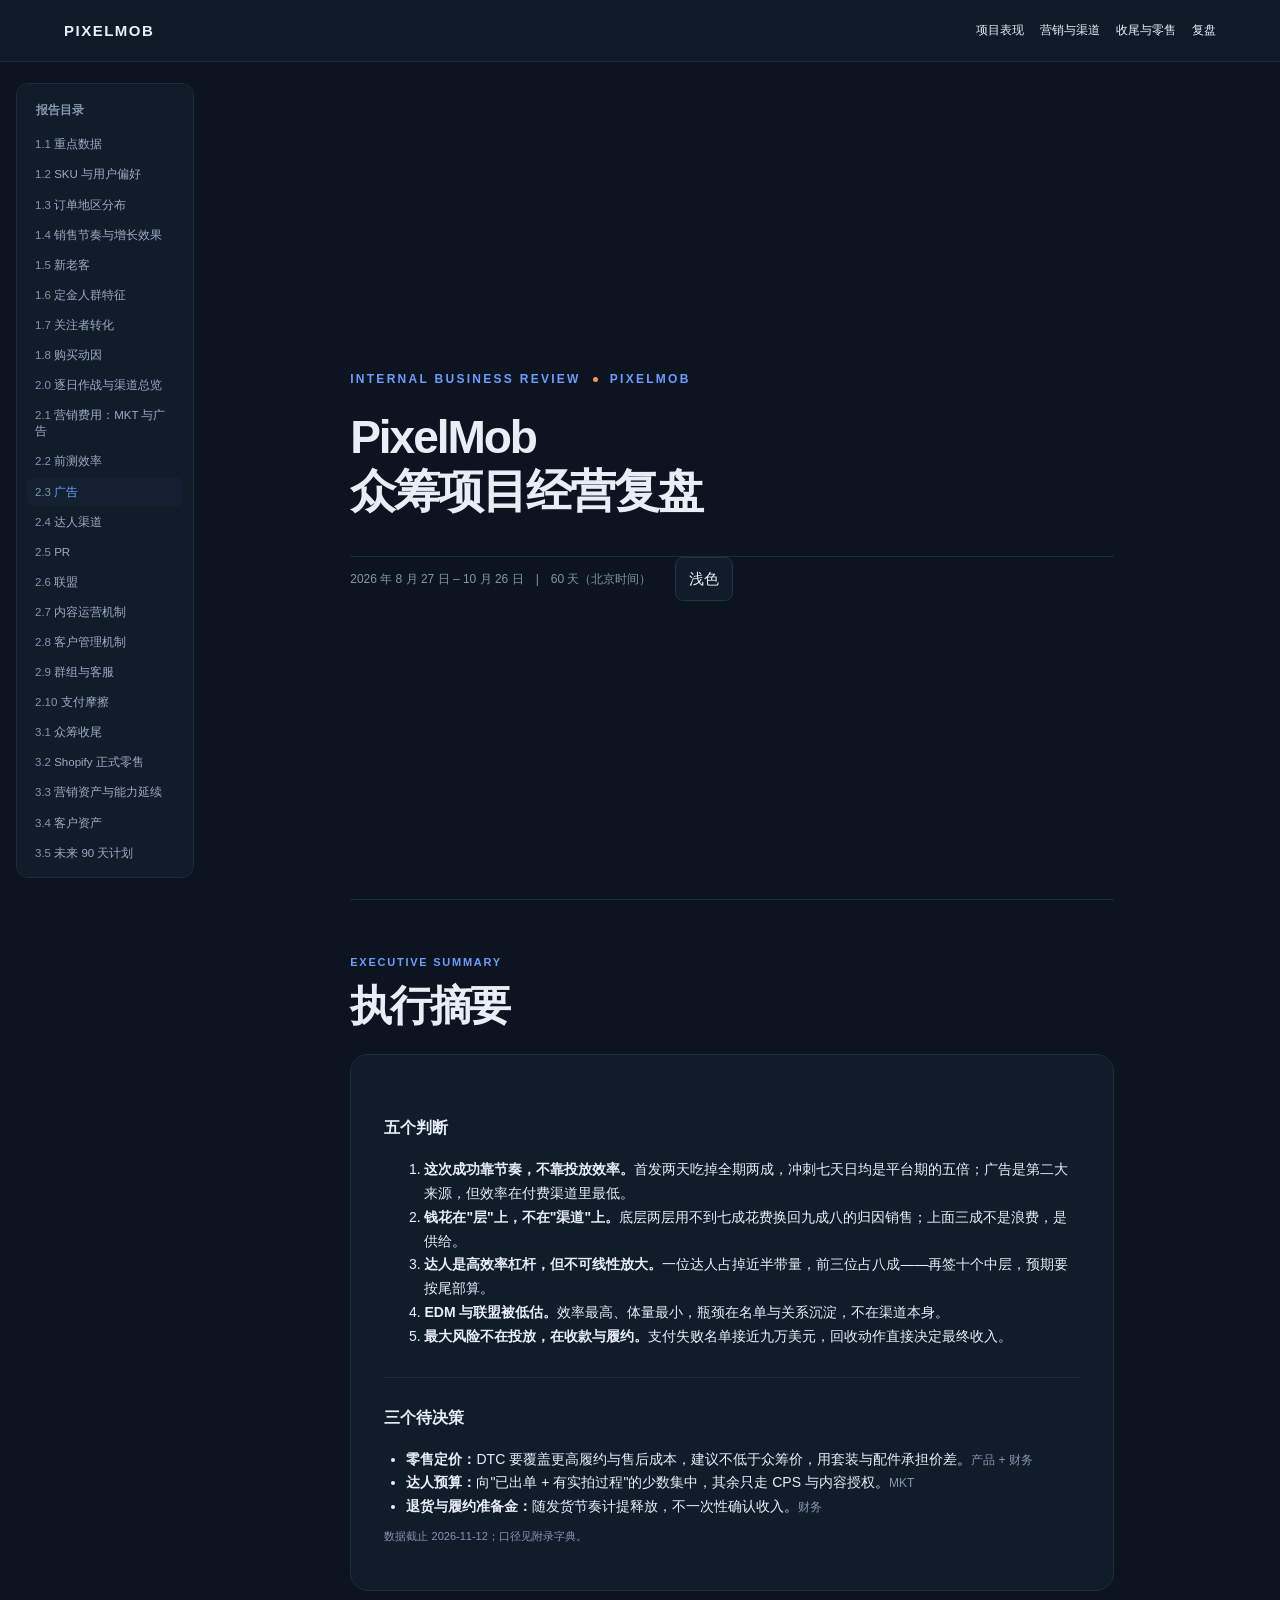
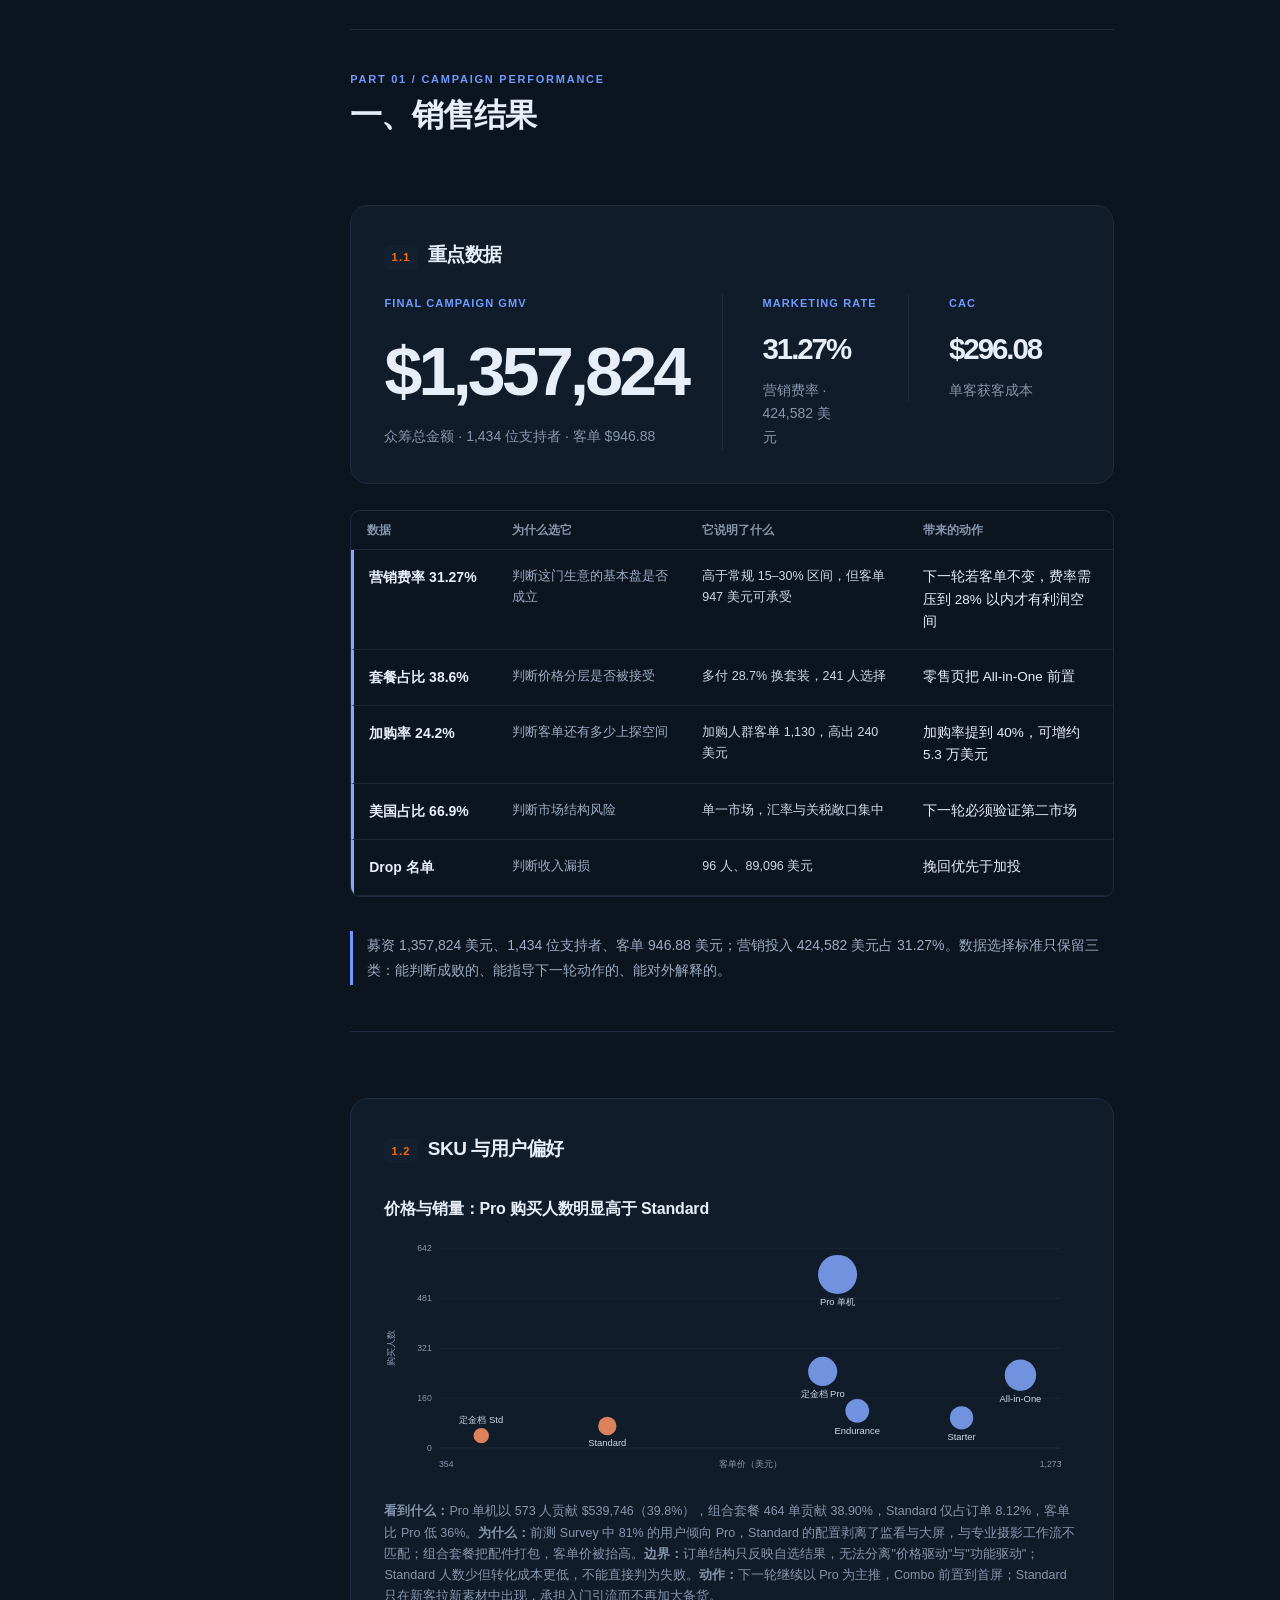
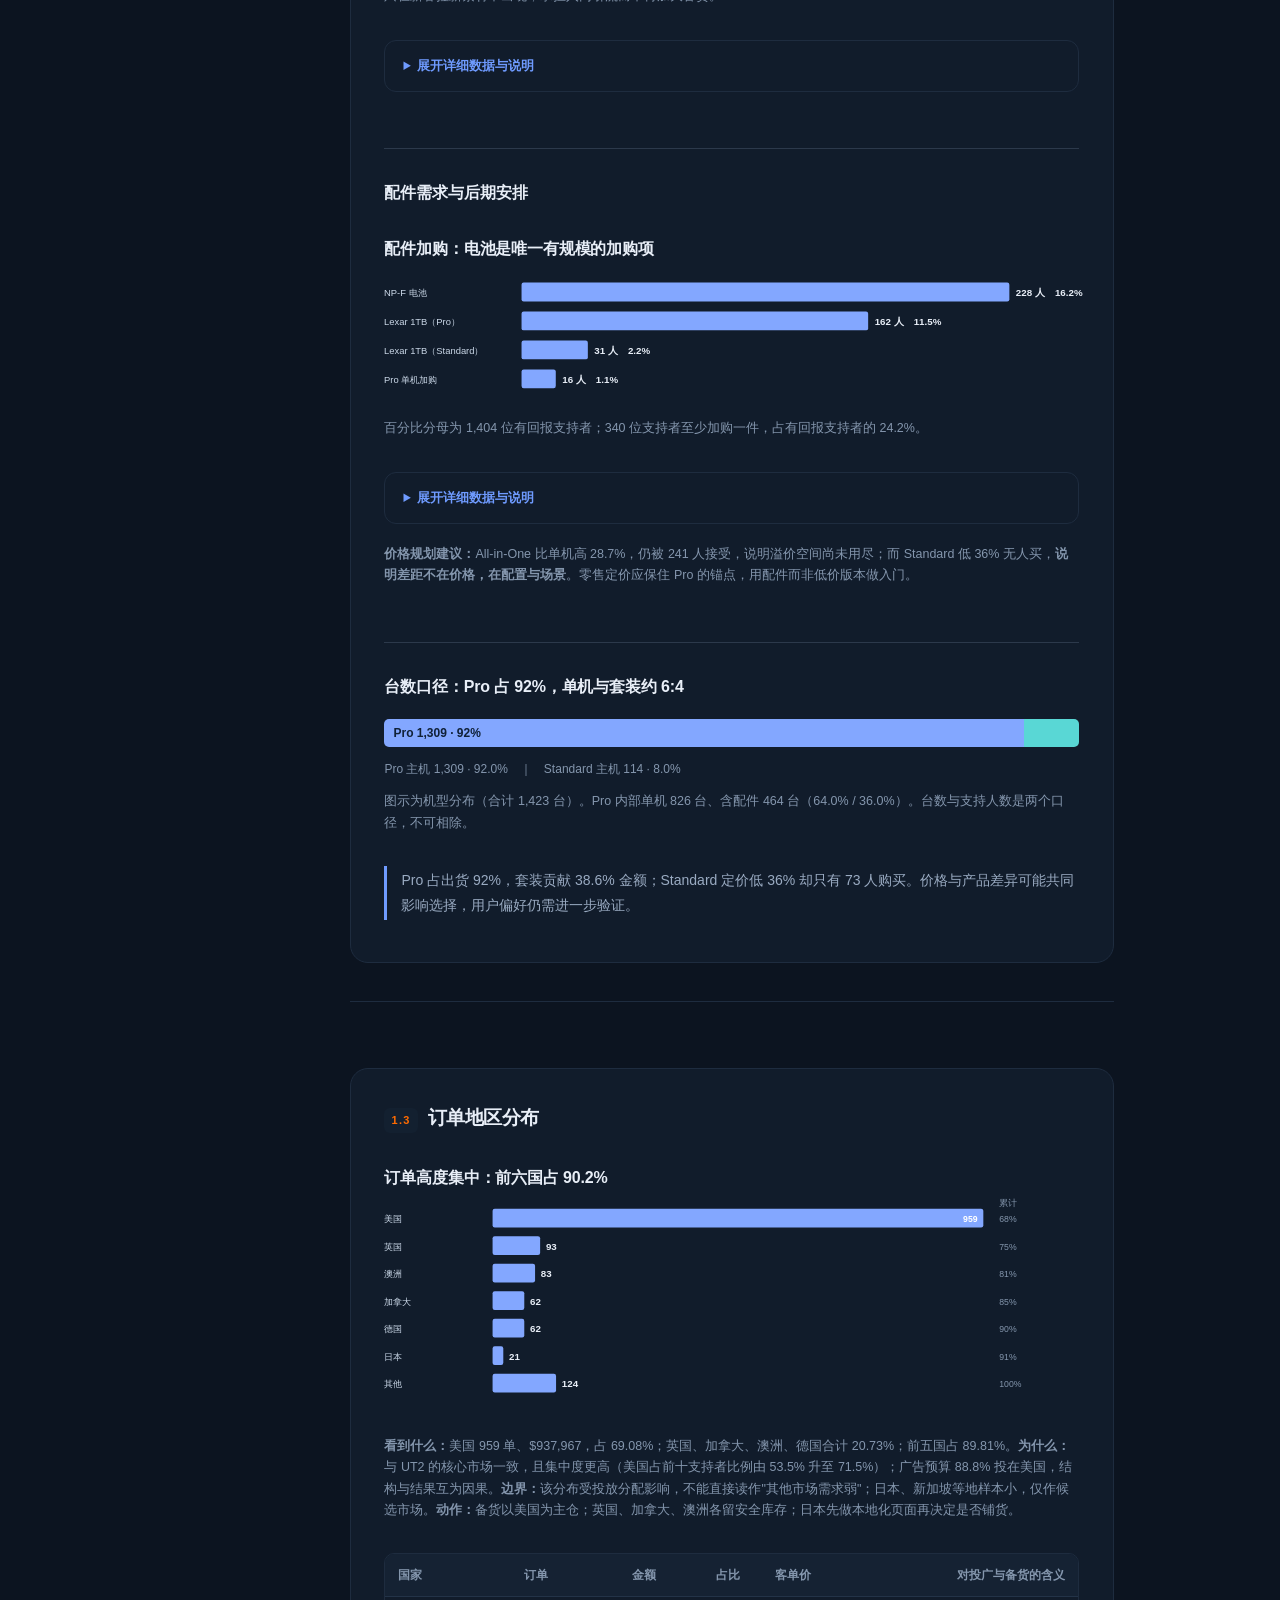
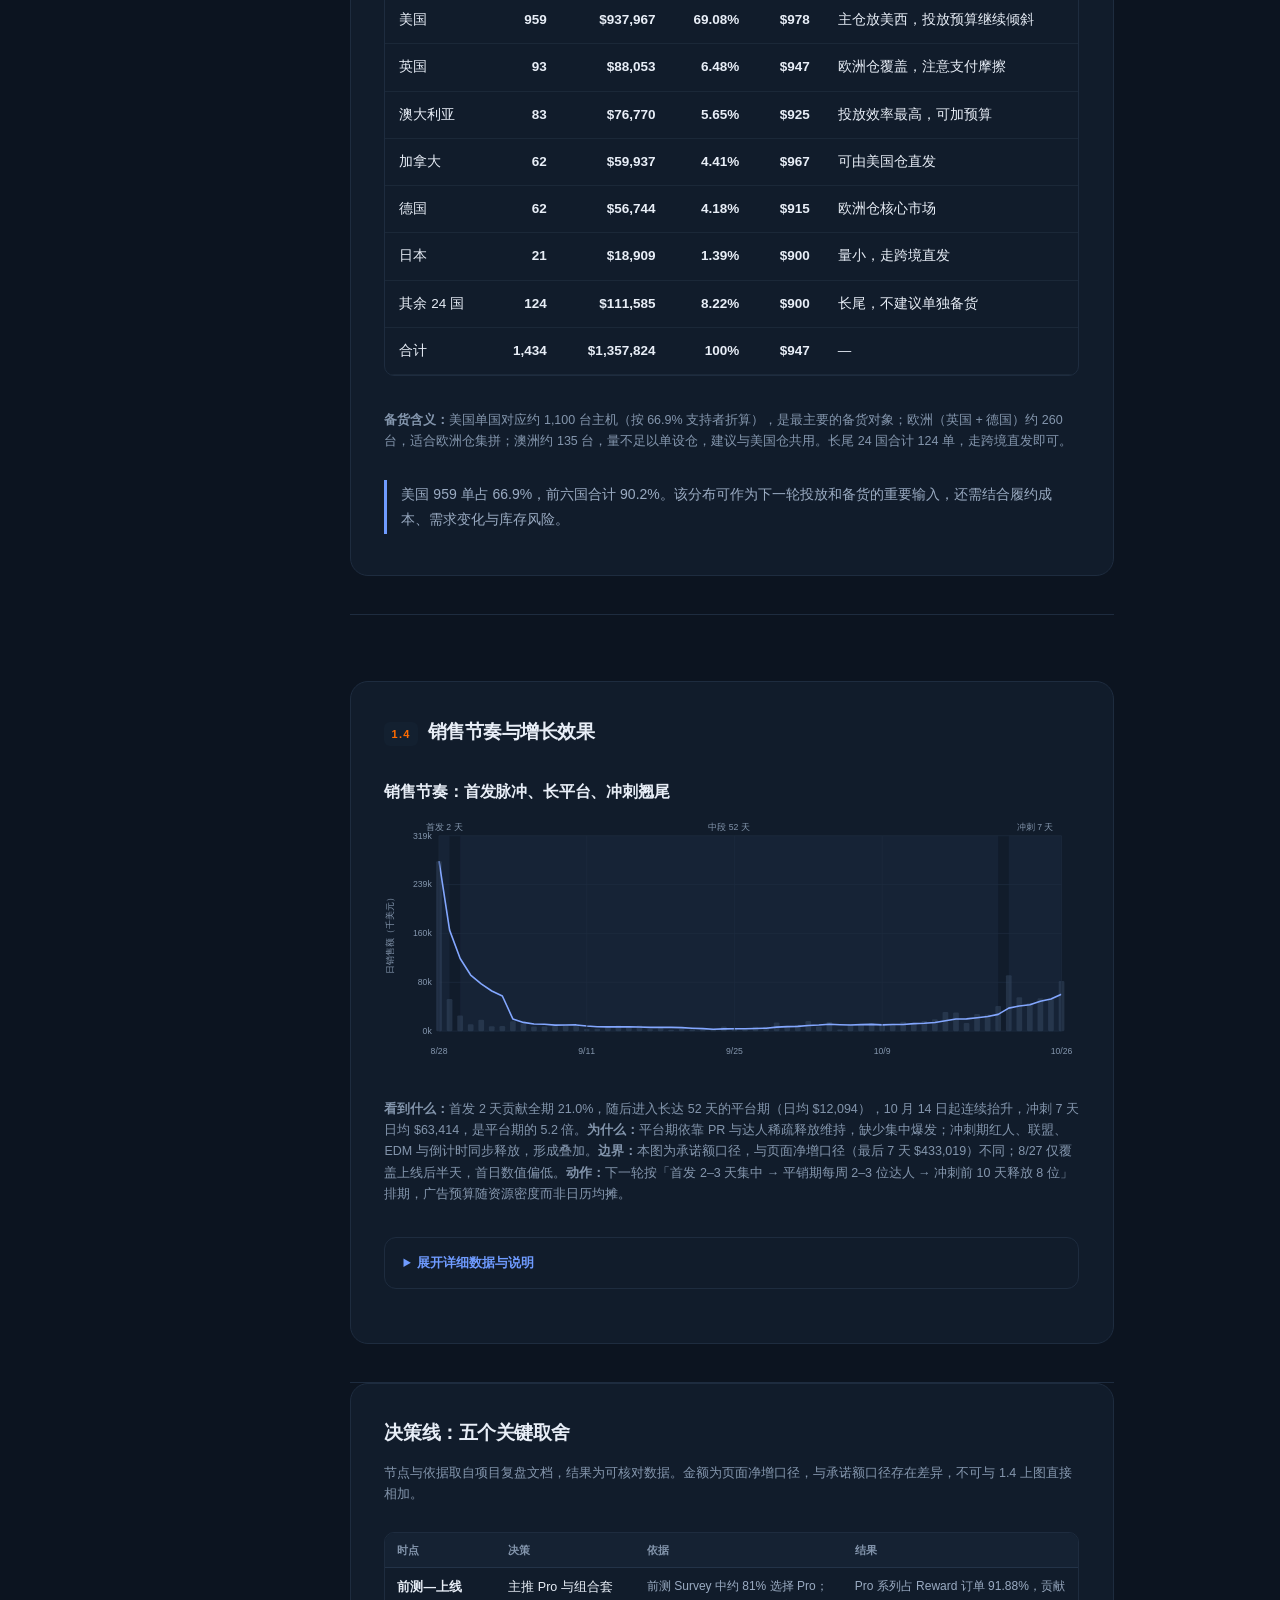
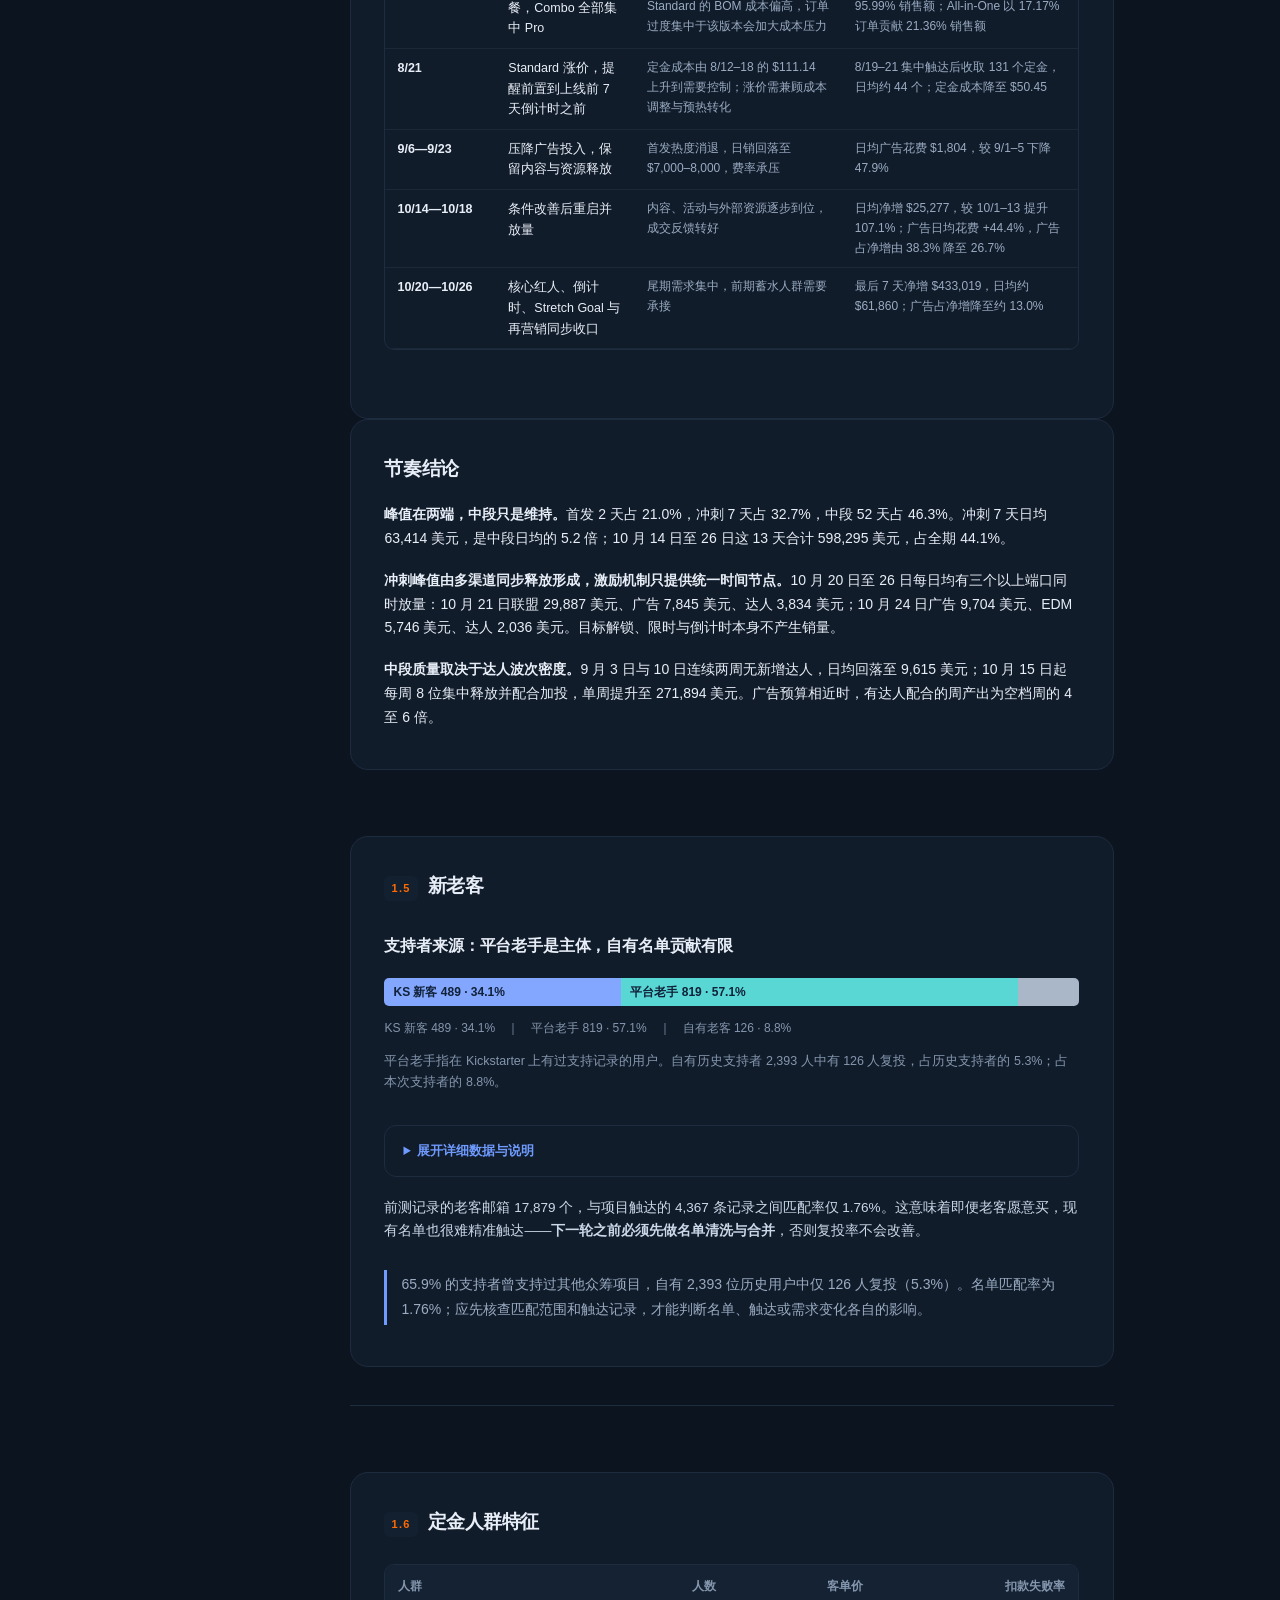
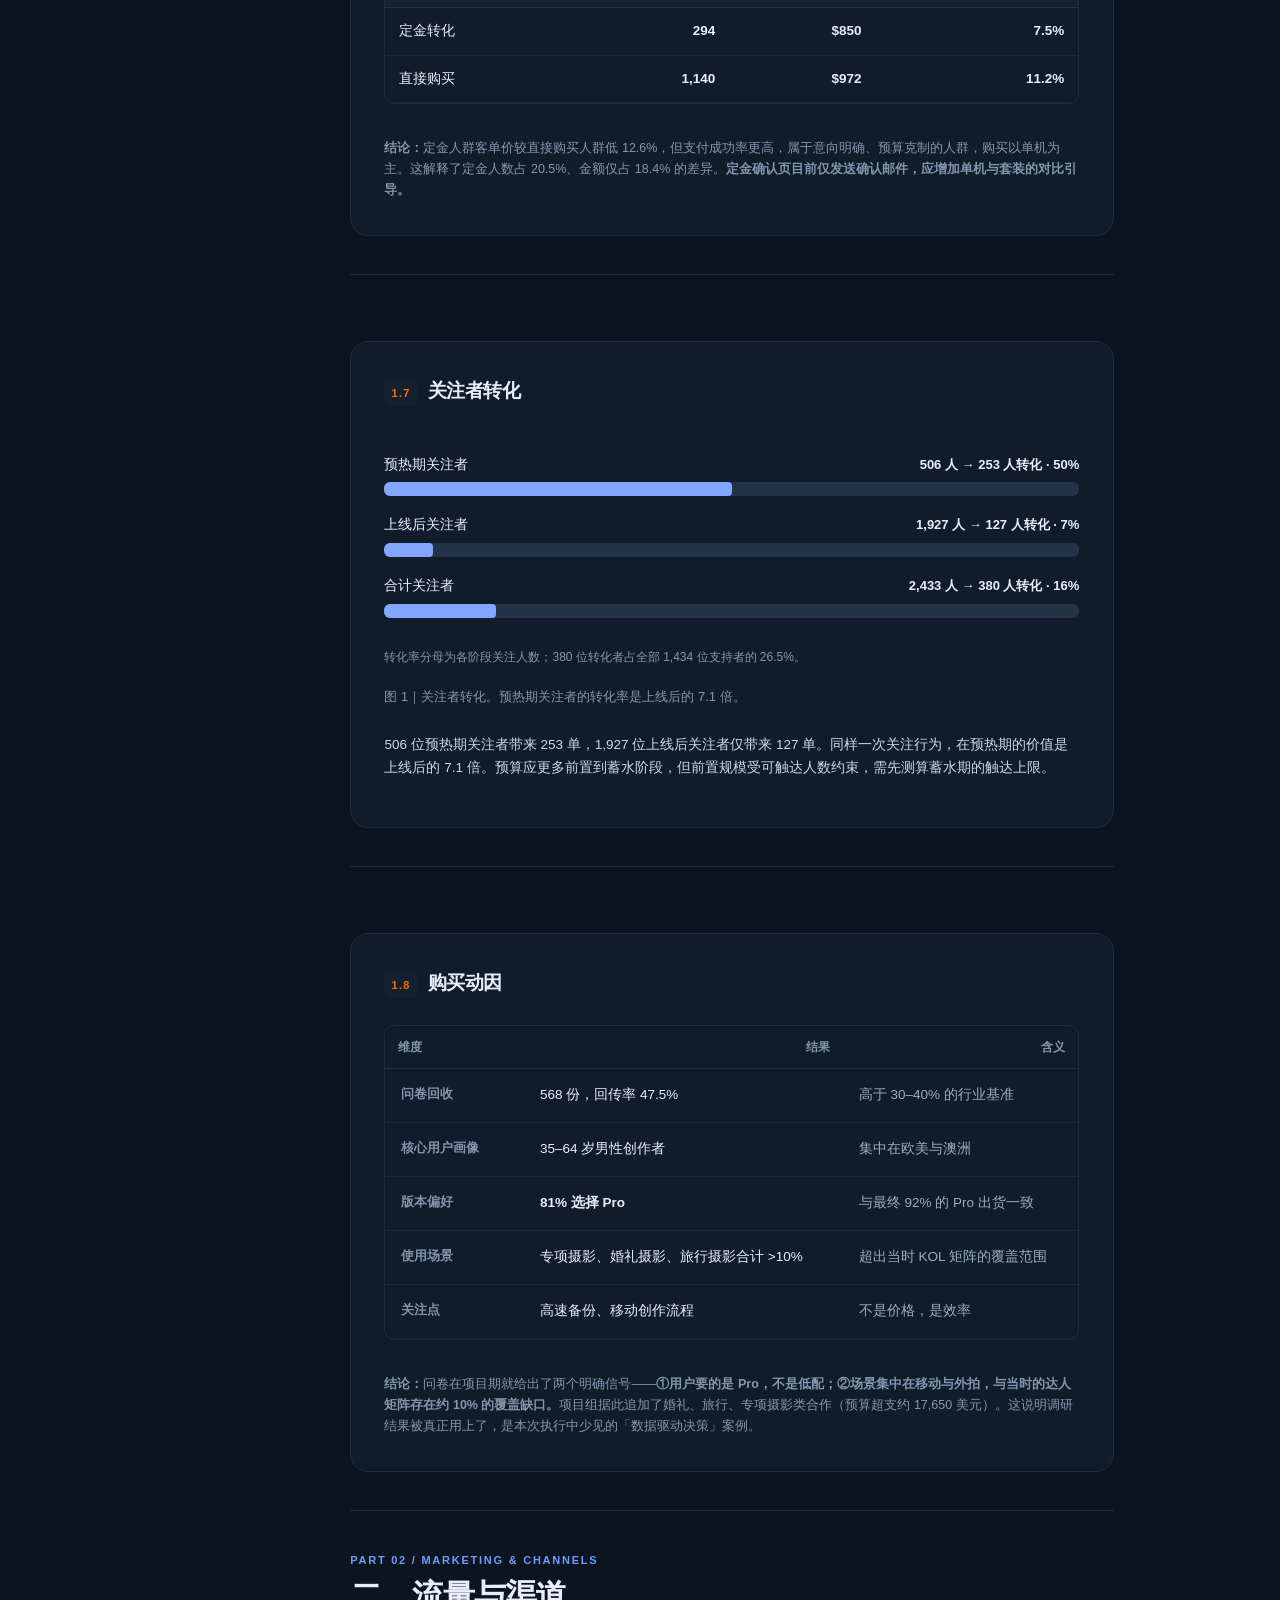
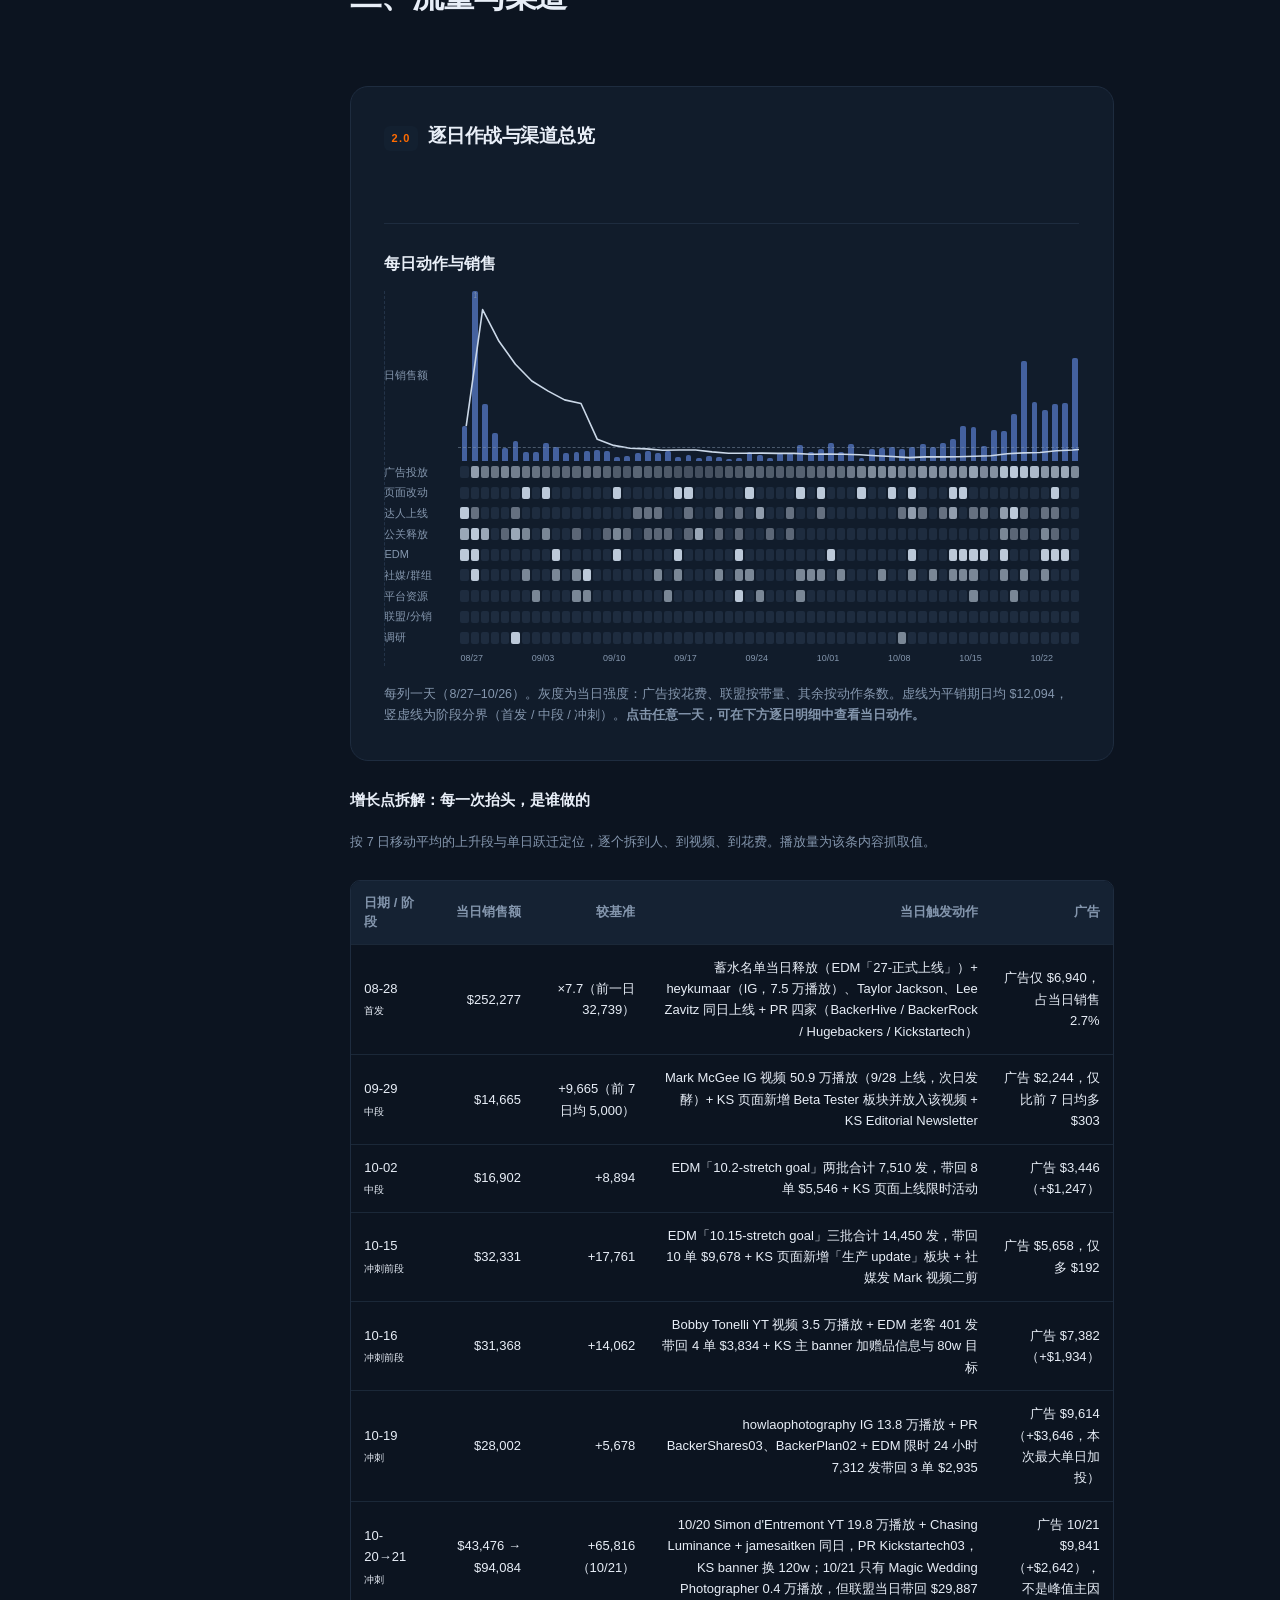
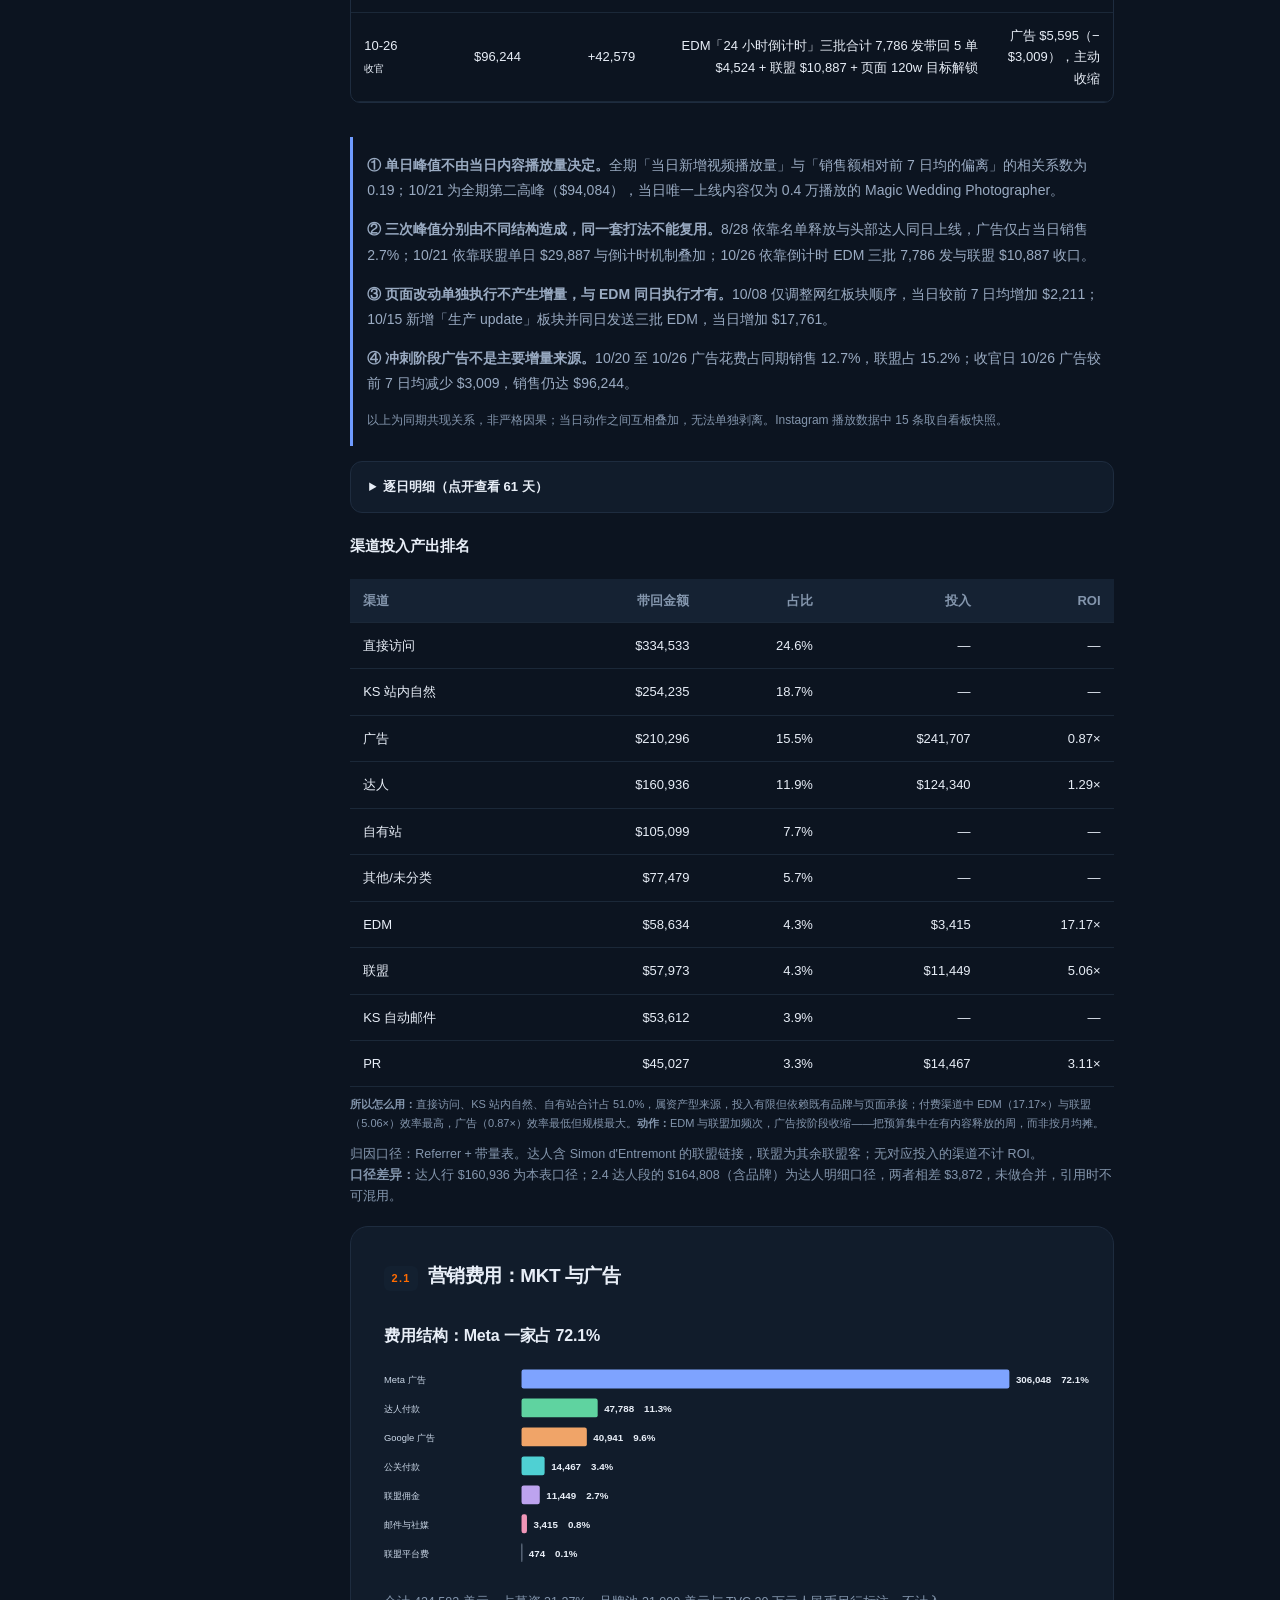
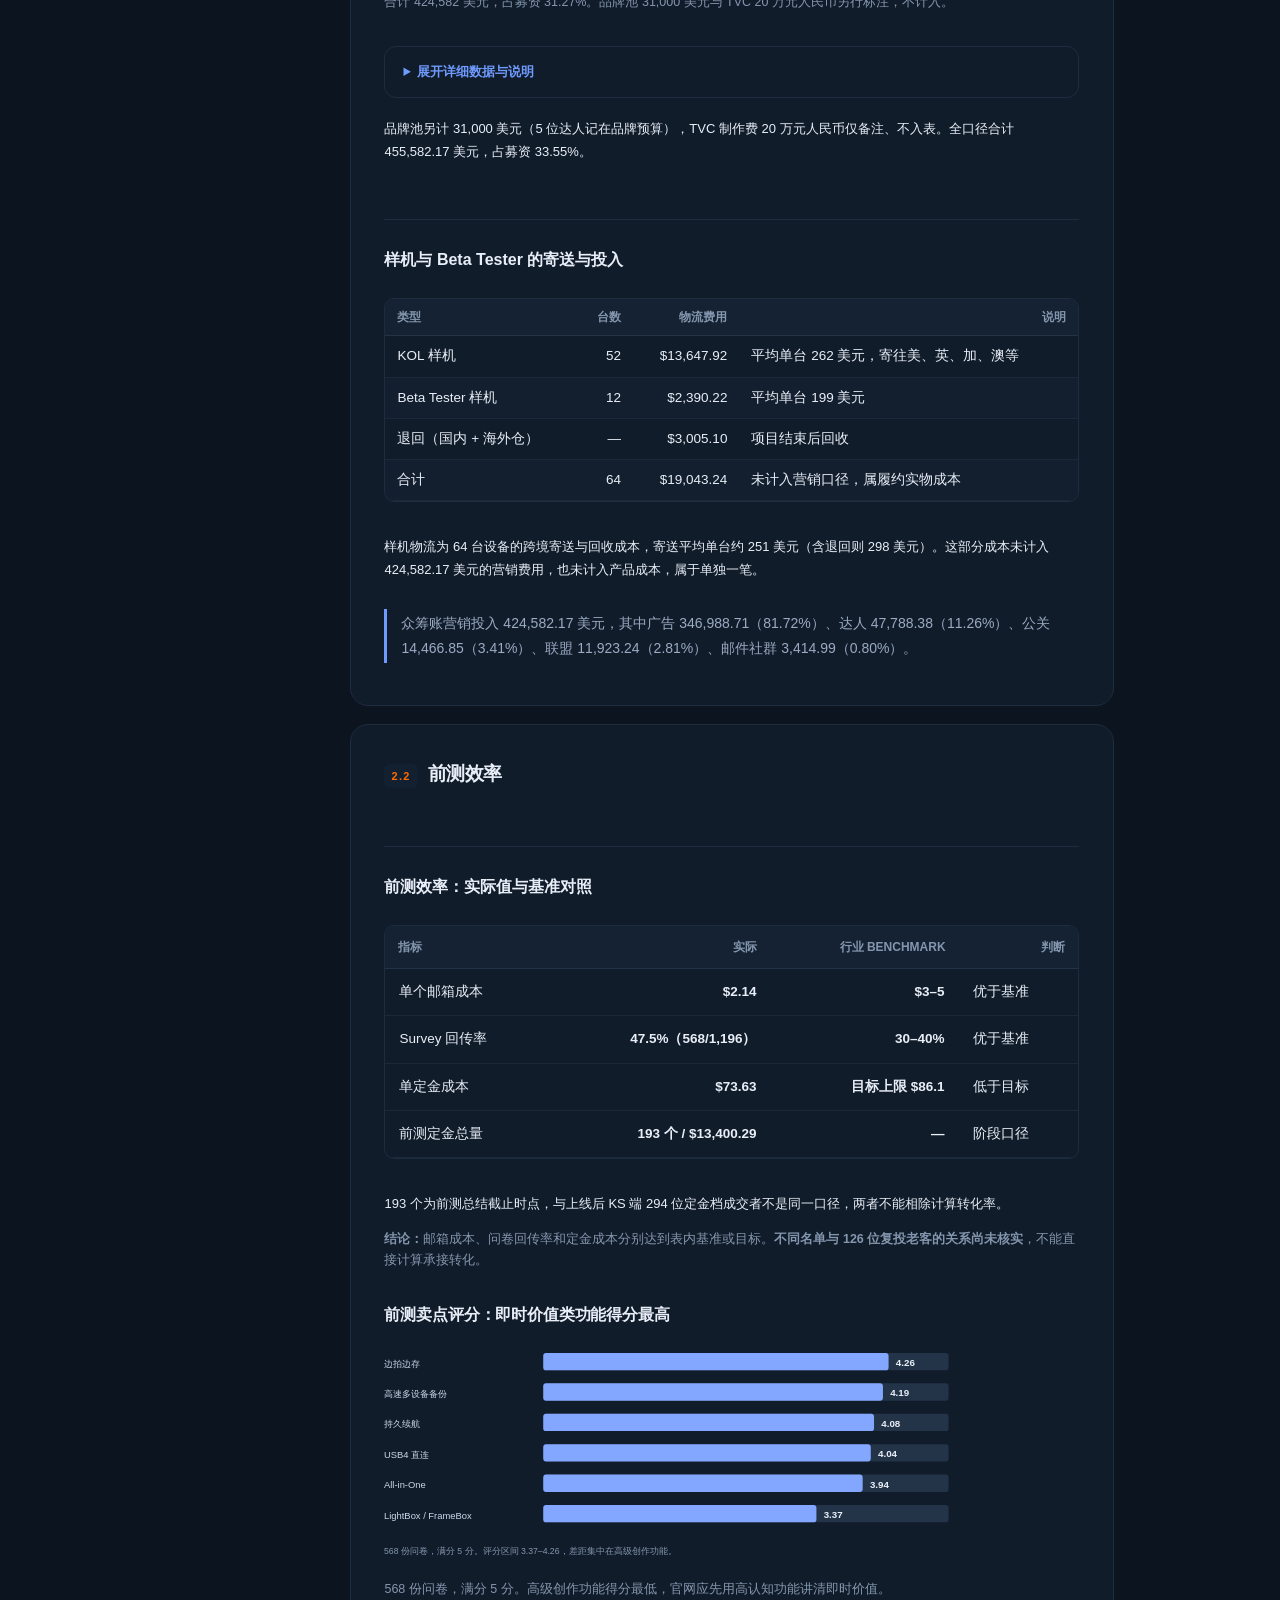
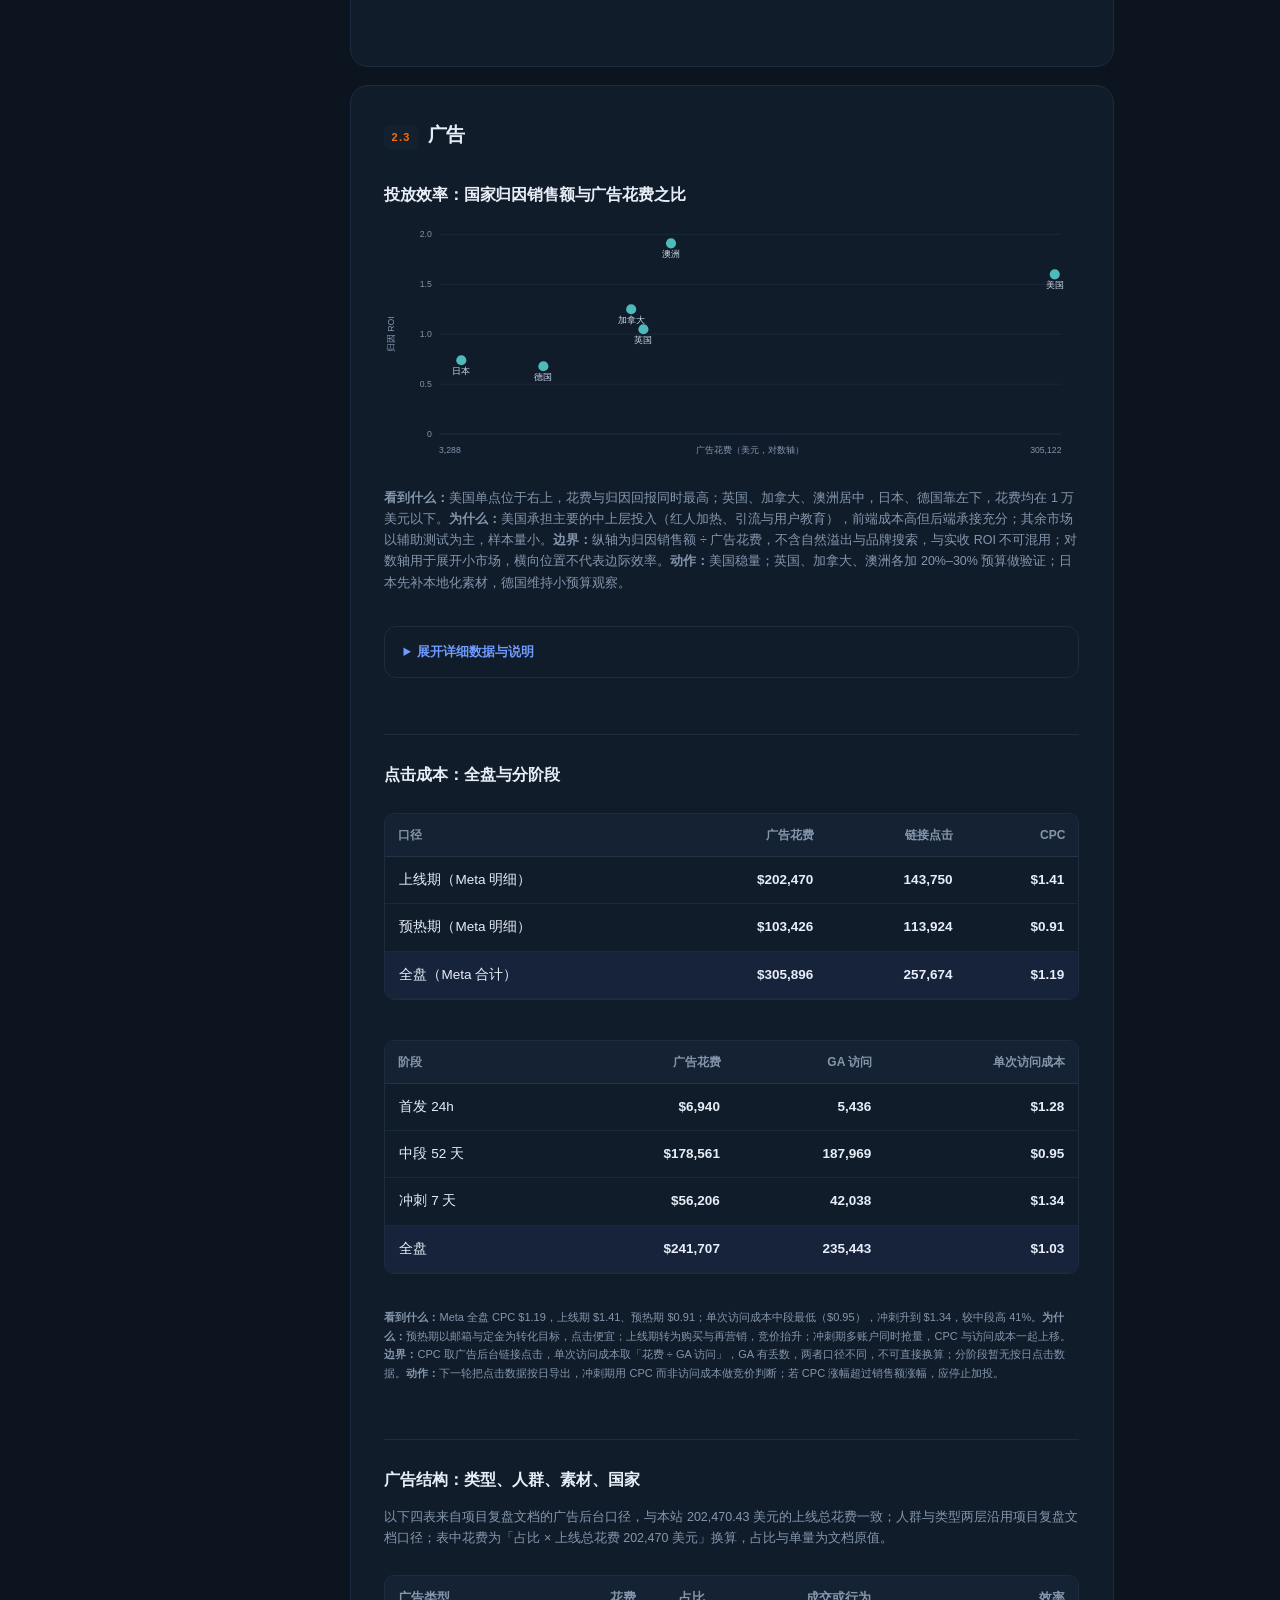
<file: _archive_before_20261116/index.html>
<!DOCTYPE html>
<html lang="zh-CN" data-theme="dark">
<head>
<meta charset="utf-8">
<meta name="viewport" content="width=device-width,initial-scale=1">
<title>PixelMob 众筹项目经营复盘</title>
<style>

:root{
  --bg:#f6f8fb; --panel:#ffffff; --th:#f7f9fc; --tint:#f1f6fd;
  --line:#e3eaf3; --line2:#e8eef6; --line3:#dfe9f6;
  --ink:#12233b; --ink2:#1f344e; --body:#536983; --muted:#65748a;
  --blue:#306bfa; --cyan:#27c4cb; --orange:#f47b43;
  --shadow:0 1px 2px rgba(18,35,59,.04);
}
html[data-theme="dark"]{
  --bg:#0c1420; --panel:#111c2b; --th:#152233; --tint:#132030;
  --line:#1e2c3f; --line2:#1b2838; --line3:#233348;
  --ink:#e8eef7; --ink2:#cbd8e8; --body:#9aabc2; --muted:#8496ad;
  --blue:#6f9bff; --cyan:#3fd3d9; --orange:#ff9463;
  --shadow:0 1px 2px rgba(0,0,0,.35);
}


:root{--bg:#f6f8fb;--ink:#12233b;--muted:#63738b;--line:#e3eaf3;--blue:#306bfa;--cyan:#27c4cb;--orange:#f47b43}*{box-sizing:border-box}html{scroll-behavior:smooth}body{margin:0;background:var(--bg);font-family:Inter,-apple-system,BlinkMacSystemFont,"SF Pro Display","PingFang SC",sans-serif;color:var(--ink);line-height:1.55}nav{height:62px;background:color-mix(in srgb,var(--panel) 92%,transparent);position:sticky;top:0;z-index:10;border-bottom:1px solid var(--line);backdrop-filter:blur(14px);display:flex;align-items:center;justify-content:space-between;padding:0 max(5vw,20px);gap:25px}nav b{letter-spacing:.1em}nav .links{display:flex;gap:16px;font-size:12px}a{color:inherit;text-decoration:none}nav a:hover{color:var(--blue)}button{cursor:pointer;border:1px solid var(--line3);background:var(--panel);border-radius:8px;padding:8px 13px;font:inherit;color:inherit}.shell{max-width:1150px;margin:auto;padding:0 clamp(20px,5vw,80px) 90px}.cover{padding:60px 0 58px;border-bottom:1px solid var(--line)}.over{font-size:11px;letter-spacing:.16em;color:var(--blue);font-weight:800;text-transform:uppercase}.cover h1{font-size:clamp(32px,3.1vw,46px);letter-spacing:-.04em;line-height:1.2;margin:10px 0 24px}.head-metric{display:flex;align-items:baseline;flex-wrap:wrap;gap:35px}.headline{font-size:clamp(56px,7vw,106px);font-weight:790;letter-spacing:-.08em;line-height:1.1}.hm{min-width:135px}.hm b{display:block;font-size:28px;letter-spacing:-.045em}.hm span,.meta,.deck{color:var(--muted);font-size:12px}.cover-foot{margin-top:36px;display:grid;grid-template-columns:repeat(5,1fr);gap:12px;border-top:1px solid var(--line);padding-top:22px}.cover-foot strong{display:block;font-size:21px;letter-spacing:-.04em}.cover-foot small{color:var(--muted)}section.chapter{padding:62px 0 30px;scroll-margin-top:70px;border-bottom:1px solid var(--line)}.sectionlead{margin-bottom:25px}h2{font-size:clamp(33px,3.25vw,49px);letter-spacing:-.055em;line-height:1.14;margin:8px 0 0}h3{font-size:19px;letter-spacing:-.025em;margin:0 0 7px}.subhead{font-size:22px;font-weight:720;letter-spacing:-.04em;margin:42px 0 18px}.grid{display:grid;grid-template-columns:repeat(2,minmax(0,1fr));gap:20px}.grid3{display:grid;grid-template-columns:repeat(3,minmax(0,1fr));gap:16px}.panel{background:var(--panel);border:1px solid var(--line);border-radius:18px;padding:27px;min-width:0}.span2{grid-column:span 2}.insight{font-size:13px;color:var(--body);line-height:1.75;border-left:3px solid var(--blue);padding:3px 0 3px 14px;margin:17px 0 1px}.caption{font-size:11px;color:var(--muted);margin-top:8px}.metric-grid{display:grid;grid-template-columns:repeat(3,1fr);gap:15px;margin-top:12px}.metric{border-top:1px solid var(--line);padding:13px 0}.mname{color:var(--muted);font-size:12px}.mvalue{font-size:31px;font-weight:770;letter-spacing:-.05em;margin:4px 0}.barset{display:grid;gap:15px;margin-top:21px}.btop{display:flex;justify-content:space-between;gap:14px;font-size:13px}.btrack{height:10px;border-radius:10px;background:var(--line3);margin-top:7px;overflow:hidden}.bfill{height:100%;background:var(--role,var(--blue));border-radius:10px}.barset .bitem:nth-child(even) .bfill{background:var(--role,var(--cyan));opacity:.5}.stackbar{display:flex;height:27px;width:100%;border-radius:6px;overflow:hidden;margin:20px 0}.table-wrap{overflow:auto;width:100%;margin-top:18px}table{border-collapse:collapse;width:100%;font-size:13px}th{text-align:left;color:var(--muted);font-weight:650;background:var(--th)}td,th{padding:12px 13px;border-bottom:1px solid var(--line2)}td:not(:first-child),th:not(:first-child){text-align:right}td strong{font-weight:780}.viz{margin-top:18px}.viz svg{width:100%;height:auto;display:block}.key{display:flex;gap:16px;flex-wrap:wrap;font-size:11px;color:var(--muted)}.key i{display:inline-block;width:11px;height:11px;border-radius:3px;margin-right:5px;vertical-align:-2px}.path{display:grid;grid-template-columns:repeat(4,1fr);gap:12px;margin-top:20px}.step{padding:18px 17px;background:var(--panel);border:1px solid var(--line);border-radius:13px}.step b{display:block;font-size:13px;color:var(--blue);margin-bottom:10px}.step strong{font-size:17px}.step p{font-size:12px;color:var(--body);margin-bottom:0}.timeline{display:grid;gap:0;margin:25px 0 5px}.moment{display:grid;grid-template-columns:138px 1fr 205px;gap:22px;padding:21px 0;border-top:1px solid var(--line);align-items:start}.moment .when{font-size:13px;font-weight:750;color:var(--blue)}.moment strong{font-size:16px}.moment p{font-size:13px;color:var(--body);margin:5px 0 0}.moment .signal{font-size:12px;color:var(--body);background:var(--tint);padding:11px;border-radius:8px}.road{position:relative;border-left:2px solid var(--line3);margin-left:13px;padding-left:28px}.road .moment{position:relative}.road .moment:before{content:"";position:absolute;width:10px;height:10px;border-radius:50%;background:#f47b43;left:-35px;top:28px}.two-lines{display:grid;grid-template-columns:1fr 1fr;gap:20px}.phase{border-top:3px solid var(--blue);padding-top:18px}.phase:nth-child(2){border-color:var(--cyan)}.phase h3{font-size:24px}.phase li{margin-bottom:11px;font-size:13px}.foot{margin-top:55px;padding-top:23px;border-top:1px solid var(--line);font-size:11px;color:var(--muted)}details{background:var(--panel);border:1px solid var(--line);border-radius:12px;margin-top:15px}summary{cursor:pointer;padding:14px 18px;font-weight:650;font-size:13px}details>div{padding:0 18px 18px}p{max-width:1050px}svg{overflow:visible}@media(max-width:1000px){nav .links{display:none}.cover-foot{grid-template-columns:repeat(3,1fr)}.grid3,.path{grid-template-columns:1fr 1fr}.moment{grid-template-columns:100px 1fr}.moment .signal{grid-column:2}}@media(max-width:650px){.grid,.grid3,.two-lines,.path{grid-template-columns:1fr}.span2{grid-column:auto}.cover-foot{grid-template-columns:repeat(2,1fr)}.metric-grid{grid-template-columns:repeat(2,1fr)}.moment{grid-template-columns:1fr;gap:4px}.moment .signal{grid-column:auto}.panel{padding:20px}.headline{font-size:55px}}@media print{nav{display:none}.shell{max-width:100%;padding:0 15px}.panel,section{break-inside:avoid}.cover{min-height:25vh}body{background:var(--panel)}}


/* ---------- 表格体系：四类 ---------- */
/* 说明型：定义/规则/流程，两列 */
table.t-spec{font-size:13px}
table.t-spec th{background:none;border-bottom:1px solid var(--line);font-size:11px;letter-spacing:.06em;text-transform:uppercase}
table.t-spec td{padding:15px 16px;border-bottom:1px solid var(--line2);text-align:left!important;vertical-align:top}
table.t-spec td:first-child{width:26%;color:var(--muted);font-weight:700;font-size:12.5px}
table.t-spec td:last-child{color:var(--body);line-height:1.7}
/* 对比型：同口径比较，数字右对齐 */
table.t-comp{font-size:13px;font-variant-numeric:tabular-nums}
table.t-comp th{font-size:11px;letter-spacing:.05em;text-transform:uppercase;border-bottom:1.5px solid var(--line3)}
table.t-comp td{border-bottom:1px solid var(--line2);padding:12px 14px;text-align:left}
table.t-comp td.n{text-align:right;font-weight:700}
table.t-comp tr.hi td{background:var(--s-blue-l)}
table.t-comp th.hi{background:var(--s-blue-l);color:var(--s-blue)}
/* 明细型：费用/订单/核对 */
table.t-detail{font-size:12.5px;font-variant-numeric:tabular-nums}
table.t-detail th{font-size:10.5px;letter-spacing:.04em;color:var(--muted);background:var(--th);padding:9px 12px;border-bottom:1px solid var(--line3)}
table.t-detail td{padding:9px 12px;border-bottom:1px solid var(--line2);text-align:left}
table.t-detail td.n{text-align:right}
table.t-detail tbody tr:nth-child(even){background:color-mix(in srgb,var(--th) 55%,transparent)}
table.t-detail tr.total td{font-weight:800;border-top:1.5px solid var(--line3);background:var(--tint)}
/* 结论型：问题—证据—行动 */
table.t-concl{font-size:13px;border-collapse:separate;border-spacing:0}
table.t-concl th{background:none;border-bottom:1px solid var(--line);font-size:11px;letter-spacing:.06em;text-transform:uppercase;padding:10px 16px}
table.t-concl td{padding:16px;border-bottom:1px solid var(--line2);text-align:left!important;vertical-align:top;line-height:1.65}
table.t-concl td:first-child{width:23%;border-left:3px solid var(--s-blue);font-weight:750;font-size:14px;padding-left:15px}
table.t-concl td:nth-child(2){width:40%;color:var(--body);font-size:12.5px}
table.t-concl td:nth-child(3){width:37%;color:var(--ink2);font-size:12.5px}
table.t-concl tr.risk td:first-child{border-left-color:var(--s-orange)}
table.t-concl tr.good td:first-child{border-left-color:var(--s-green)}
table.t-concl tr.open td:first-child{border-left-color:var(--s-purple)}
/* 图色随语义角色 */
section[data-role] .c-bar,section[data-role] .c-dot{fill:var(--role)}
section[data-role] .c-line{stroke:var(--role)}
section[data-role] .bfill{background:var(--role)}
section[data-role] .barset .bitem:nth-child(even) .bfill{background:var(--role);opacity:.5}
section[data-role="blue"]{--role:var(--s-blue)}
section[data-role="cyan"]{--role:var(--s-cyan)}
section[data-role="green"]{--role:var(--s-green)}
section[data-role="orange"]{--role:var(--s-orange)}
section[data-role="purple"]{--role:var(--s-purple)}

.ch-meta{--ch:var(--ch-meta)}.ch-google{--ch:var(--ch-google)}.ch-kol{--ch:var(--ch-kol)}
.ch-aff{--ch:var(--ch-aff)}.ch-pr{--ch:var(--ch-pr)}.ch-email{--ch:var(--ch-email)}
.ch-fee{--ch:var(--ch-fee)}.ch-other{--ch:var(--ch-other)}
rect.c-bar.ch-meta,rect.c-bar.ch-google,rect.c-bar.ch-kol,rect.c-bar.ch-aff,rect.c-bar.ch-pr,rect.c-bar.ch-email,rect.c-bar.ch-fee,rect.c-bar.ch-other{fill:var(--ch)}
.chip{display:inline-block;width:8px;height:8px;border-radius:2px;background:var(--ch);margin-right:7px;vertical-align:1px}
.chip.ch-meta{background:var(--ch-meta)}.chip.ch-google{background:var(--ch-google)}
.chip.ch-kol{background:var(--ch-kol)}.chip.ch-aff{background:var(--ch-aff)}
.chip.ch-pr{background:var(--ch-pr)}.chip.ch-email{background:var(--ch-email)}
.chip.ch-fee{background:var(--ch-fee)}.chip.ch-other{background:var(--ch-other)}

/* Integrated executive narrative */
.logic-lede{font-size:17px;line-height:1.7;max-width:1050px;color:var(--body);margin:8px 0 28px}
.exec-flow{display:grid;grid-template-columns:repeat(4,minmax(0,1fr));gap:12px;margin:24px 0 32px}
.exec-flow .ef{padding:19px 18px;background:var(--panel);border:1px solid var(--line3);border-radius:16px;min-height:190px}
.ef .stage-tag{font-size:11px;font-weight:800;letter-spacing:.14em;color:#306bfa}.ef h4{font-size:19px;margin:12px 0 8px;color:var(--ink)}.ef p{font-size:13px;line-height:1.7;color:var(--body);margin:0}.ef .fact{display:block;margin-top:13px;padding-top:11px;border-top:1px solid var(--line3);font-size:12px;font-weight:750;color:var(--ink2)}
.exec-logic{display:grid;grid-template-columns:1fr 1.4fr 1.2fr;gap:14px;margin:16px 0 22px}.exec-logic>div{background:var(--panel);padding:18px;border:1px solid var(--line);border-radius:14px}.exec-logic span{display:block;color:var(--muted);font-size:12px;margin-bottom:8px}.exec-logic p{font-size:14px;line-height:1.65;margin:0;color:var(--ink2)}.exec-logic strong{color:var(--ink)}
.road.timeline .moment{grid-template-columns:125px 1.2fr 1fr!important;align-items:start}.road.timeline .moment .signal{border:0!important;border-left:3px solid #306bfa!important;background:var(--tint)!important;border-radius:0 10px 10px 0!important;padding:13px 16px!important;color:var(--ink2)!important;line-height:1.65!important;font-size:13px!important}.road.timeline .moment p{line-height:1.65!important}.road.timeline .moment strong{display:block;margin-bottom:6px}.meeting-verdict{margin:22px 0;padding:22px 24px;border-radius:16px;background:var(--ink);color:white;display:grid;grid-template-columns:170px 1fr;gap:22px;align-items:center}.meeting-verdict .label{color:#6fdde3;font-size:12px;font-weight:800;letter-spacing:.12em}.meeting-verdict .body{color:var(--tint);font-size:16px;line-height:1.75}.biz-bridge{display:grid;grid-template-columns:1fr 1fr 1fr;gap:12px;margin-top:20px}.biz-bridge>div{padding:20px;background:var(--panel);border:1px solid var(--line3);border-radius:15px}.biz-bridge b{display:block;font-size:15px;margin-bottom:9px}.biz-bridge p{font-size:13px;color:var(--body);line-height:1.7}.channel-verdict{font-size:14px;line-height:1.8;border-left:3px solid #306bfa;padding:10px 18px;background:var(--tint);margin:15px 0 25px;color:var(--ink2)}.chapter .insight{font-size:13px!important;line-height:1.7!important}.tiny-source{font-size:11px!important;color:var(--muted)!important;padding:0 2px}.deck{line-height:1.7}
@media(max-width:900px){.exec-flow,.biz-bridge{grid-template-columns:1fr 1fr}.exec-logic{grid-template-columns:1fr}.road.timeline .moment{grid-template-columns:1fr!important}.meeting-verdict{grid-template-columns:1fr}}
@media(max-width:610px){.exec-flow,.biz-bridge{grid-template-columns:1fr}}
@media print{.exec-flow .ef,.exec-logic>div{break-inside:avoid}}

.ad-purpose{margin-top:14px;padding:15px 17px;background:var(--tint);border:1px solid var(--line3);border-radius:12px;font-size:13px;line-height:1.75;color:var(--body)}.ad-purpose strong{display:block;font-size:14px;color:var(--ink);margin-bottom:5px}.ad-purpose p{margin:0}.ad-purpose b{color:var(--ink2)}

/* Focused editorial cover: three peer headline indicators */
.cover{min-height:calc(90svh - 62px);display:flex;flex-direction:column;justify-content:center;padding:clamp(70px,9vh,135px) 0 clamp(65px,8vh,115px)}
.cover-kicker{font-size:12px;font-weight:750;letter-spacing:.19em;color:var(--blue);display:flex;align-items:center;gap:12px}
.cover-dot{width:5px;height:5px;background:var(--orange);border-radius:50%;display:inline-block}
.cover h1{font-size:clamp(34px,3.6vw,50px);margin:20px 0 38px;letter-spacing:-.045em;line-height:1.18;font-weight:780}
.cover-rule{height:1px;width:100%;background:var(--line)}
.cover-metrics{display:grid;grid-template-columns:1.24fr .77fr 1.13fr;gap:0;align-items:start;margin-top:43px}
.cover-metrics>div{padding:0 clamp(22px,3.1vw,48px);min-width:0;border-left:1px solid var(--line)}
.cover-metrics>div:first-child{padding-left:0;border-left:0}
.cover-label{color:var(--blue);font-size:11px;font-weight:750;letter-spacing:.1em;white-space:nowrap}
.cover-value{font-weight:760;font-size:clamp(39px,4vw,66px);line-height:1.2;letter-spacing:-.07em;white-space:nowrap;margin:19px 0 12px;font-variant-numeric:tabular-nums}
.cover-value-main{font-size:clamp(49px,5.2vw,88px)}
.cover-decimal{font-size:.53em;letter-spacing:-.03em}
.cover-desc{font-size:14px;color:var(--muted)}
@media(max-width:1020px){.cover-metrics{grid-template-columns:1fr 1fr}.cover-primary{grid-column:1/-1;margin-bottom:32px}.cover-metrics>.cover-secondary:nth-child(2){border-left:0;padding-left:0}.cover-metrics>.cover-secondary:nth-child(3){padding-left:28px}}
@media(max-width:580px){.cover{min-height:0;padding:72px 0}.cover h1{font-size:48px;margin-bottom:30px}.cover-metrics{display:block;margin-top:28px}.cover-metrics>div,.cover-metrics>.cover-secondary:nth-child(3){padding:20px 0!important;border:0;border-bottom:1px solid var(--line);margin:0}.cover-metrics>div:last-child{border-bottom:0}.cover-value,.cover-value-main{font-size:clamp(40px,11vw,62px);margin:8px 0}.cover-label{font-size:10px}}

/* 费用结构使用实心饼图；样机放置在营销总览后 */
.market-donut{box-shadow:0 0 0 1px var(--line),0 12px 28px rgba(48,107,250,.09)}
.market-donut-wrap{padding:12px 4px}

/* Final editorial and responsive refinement */
:root{--report-width:1400px}.shell{max-width:var(--report-width)}
.chapter>.panel,.chapter>.single-grid,.chapter>.market-overview{margin-top:18px}
.panel{padding:clamp(19px,2.1vw,31px)}.insight{max-width:1100px;font-size:12.5px;line-height:1.75;padding-top:2px;padding-bottom:2px;margin-top:18px}
.panel h3{margin-bottom:14px}.table-wrap{overflow-x:auto;overscroll-behavior-inline:contain}table{font-variant-numeric:tabular-nums}th,td{vertical-align:middle}td:not(:first-child),th:not(:first-child){white-space:nowrap}
.panel .viz{max-width:1100px;margin-inline:auto}.panel .stackbar{max-width:1120px}
.market-overview .market-pie,.market-overview svg{max-width:360px;max-height:360px}
.market-overview{overflow:hidden}.market-overview *{min-width:0}.market-overview-head{align-items:center}
.road .moment{grid-template-columns:110px minmax(0,1fr) minmax(190px,260px);padding:14px 0;gap:16px}.road .moment p{font-size:12px;line-height:1.55}.road .moment .signal{font-size:11.5px;line-height:1.55;background:var(--tint);padding:9px 11px}
.path .step{min-width:0}.panel p,.step p,.moment p{overflow-wrap:anywhere}
@media(min-width:1100px){.chapter{padding-top:72px}.panel .table-wrap{max-width:100%}.market-overview{padding:32px}}
@media(max-width:1100px){.market-overview-head{display:block!important}.market-overview svg{max-width:310px}.grid3{grid-template-columns:repeat(2,minmax(0,1fr))}}
@media(max-width:850px){.road .moment{grid-template-columns:95px minmax(0,1fr)}.road .moment .signal{grid-column:2}.two-lines,.grid,.grid3{grid-template-columns:1fr}.span2{grid-column:auto}.market-overview svg{max-width:300px}.path{grid-template-columns:repeat(2,minmax(0,1fr))}}
@media(max-width:620px){.shell{padding:0 16px 58px}.cover{padding:38px 0}.panel{border-radius:14px;padding:18px}.headline{font-size:clamp(44px,11vw,68px)}.head-metric{gap:15px}.hm b{font-size:23px}.stackbar{height:20px}.road{margin-left:6px;padding-left:16px}.road .moment:before{left:-23px}.road .moment{display:block;padding:15px 0}.road .moment .signal{margin-top:8px}.road .moment .when{margin-bottom:6px}.path{grid-template-columns:1fr}.market-overview svg{max-width:min(100%,285px)}.metric-grid{grid-template-columns:repeat(2,minmax(0,1fr))}table{font-size:11px}th,td{padding:10px 9px}}
@media print{nav{display:none!important}body{background:var(--panel)}.shell{max-width:none;padding:0 12mm}.panel,section.chapter{break-inside:avoid}.market-overview svg{max-width:290px}}

/* Final report: review and next steps */
.review-subtitle{font-size:13px;font-weight:780;letter-spacing:.06em;color:var(--ink);margin:35px 0 14px;padding-bottom:9px;border-bottom:1px solid var(--line)}
.review-findings{display:grid;grid-template-columns:repeat(3,minmax(0,1fr));gap:16px}.finding{padding:24px 21px;background:var(--panel);border:1px solid var(--line);border-radius:16px;display:flex;flex-direction:column;gap:10px}.finding-number{font-size:46px;font-weight:780;letter-spacing:-.07em;line-height:1;color:var(--blue);font-variant-numeric:tabular-nums}.finding-number small{font-size:.42em;letter-spacing:-.02em}.finding h3{font-size:16px;margin:0 0 8px}.finding p,.review-point p,.review-ops p,.fulfilment-item p,.retail-step p,.asset-strip p{font-size:13px;line-height:1.7;color:var(--body);margin:0}.review-three{display:grid;grid-template-columns:repeat(3,minmax(0,1fr));gap:0;border:1px solid var(--line);border-radius:15px;background:var(--panel);overflow:hidden}.review-point{padding:23px 21px;border-right:1px solid var(--line)}.review-point:last-child{border-right:0}.review-point span{font-size:10px;color:var(--blue);letter-spacing:.09em;font-weight:750}.review-point h3{font-size:18px;margin:11px 0 8px}.review-ops{display:grid;grid-template-columns:repeat(3,minmax(0,1fr));gap:18px}.review-ops>div{border-top:3px solid var(--cyan);padding:16px 3px 0}.review-ops b{font-size:16px;display:block;margin-bottom:8px}
.next-subtitle{display:flex;align-items:flex-start;gap:16px;margin:35px 0 18px}.next-subtitle h3{font-size:24px;margin:0 0 4px}.next-subtitle p{font-size:13px;color:var(--muted);margin:0}.next-count{display:grid;place-items:center;width:40px;height:40px;background:#e9f0ff;border-radius:11px;color:var(--blue);font-size:15px;font-weight:800;flex:none}.next-gap{margin-top:42px}.fulfilment-grid{display:grid;grid-template-columns:repeat(3,minmax(0,1fr));gap:15px}.fulfilment-item{padding:23px 21px;border:1px solid var(--line);background:var(--panel);border-radius:15px}.fulfilment-item b,.asset-strip b{display:block;margin-bottom:10px;font-size:16px}.retail-steps{display:grid;grid-template-columns:repeat(3,minmax(0,1fr));gap:15px}.retail-step{padding:24px;background:var(--panel);border:1px solid var(--line);border-radius:15px;position:relative;min-height:196px}.retail-step:before{position:absolute;content:'';height:3px;background:var(--blue);top:-1px;left:20px;right:20px;border-radius:4px}.retail-step:nth-child(2):before{background:var(--cyan)}.retail-step:nth-child(3):before{background:var(--orange)}.retail-step-no{color:var(--blue);font-weight:780;font-size:13px;margin-bottom:18px}.retail-step-no small{font-size:10px;color:var(--muted);letter-spacing:.09em;margin-left:5px}.retail-step h3{font-size:19px;margin-bottom:9px}.asset-strip{display:grid;grid-template-columns:repeat(3,minmax(0,1fr));gap:24px;padding:24px 0;border-top:1px solid var(--line);border-bottom:1px solid var(--line)}.next-note{margin-top:14px}
@media(max-width:1000px){.review-findings,.review-three,.review-ops,.fulfilment-grid,.retail-steps,.asset-strip{grid-template-columns:1fr 1fr}.review-point{border-right:0;border-bottom:1px solid var(--line)}.review-point:last-child{border-bottom:0}}
@media(max-width:650px){.review-findings,.review-three,.review-ops,.fulfilment-grid,.retail-steps,.asset-strip{grid-template-columns:1fr}.finding-number{font-size:39px}.finding,.review-point,.fulfilment-item,.retail-step{padding:19px}.next-subtitle h3{font-size:21px}.review-subtitle{margin-top:29px}}
@media print{.finding,.review-point,.retail-step,.fulfilment-item{break-inside:avoid}}


:root{
  --bg:#f6f8fb; --panel:#ffffff; --th:#f7f9fc; --tint:#f1f6fd;
  --line:#e3eaf3; --line2:#e8eef6; --line3:#dfe9f6;
  --ink:#12233b; --ink2:#1f344e; --body:#536983; --muted:#65748a;
  --blue:#306bfa; --cyan:#27c4cb; --orange:#f47b43;
  --c1:#306bfa; --c2:#27c4cb; --c3:#b9c6d8; --c4:#f47b43; --c5:#d9534f;
  /* 语义角色色 */
  --s-blue:#306bfa;   /* 主指标/规模 */
  --s-cyan:#0f7f86;   /* 结构/渠道 */
  --s-green:#17754e;  /* 正向结果 */
  --s-orange:#a94c1b; /* 风险/缺口 */
  --s-purple:#6f52a3; /* 待验证/假设 */
  --s-gray:#6b7c90;   /* 中性/参照 */
  --s-blue-l:#eef3ff; --s-cyan-l:#e8f6f6; --s-green-l:#e9f5ef;
  --s-orange-l:#fdf0e8; --s-purple-l:#f2eefb; --s-gray-l:#f0f3f7;
  /* 渠道身份色：同一渠道全篇同色 */
  --ch-meta:#2f5fe0; --ch-google:#c26a1e; --ch-kol:#1c7f56; --ch-aff:#6b4fa0;
  --ch-pr:#0e7f88; --ch-email:#b0456b; --ch-fee:#7b8a9e; --ch-other:#94a3b5;
}
html[data-theme="dark"]{
  --bg:#0c1420; --panel:#111c2b; --th:#152233; --tint:#132030;
  --line:#1e2c3f; --line2:#1b2838; --line3:#233348;
  --ink:#e8eef7; --ink2:#cbd8e8; --body:#9aabc2; --muted:#8496ad;
  --blue:#6f9bff; --cyan:#3fd3d9; --orange:#ff9463;
  --c1:#6f9bff; --c2:#3fd3d9; --c3:#3a4d68; --c4:#ff9463; --c5:#f4736f;
  /* 语义角色色 */
  --s-blue:#83a7ff;   /* 主指标/规模 */
  --s-cyan:#59d7d5;   /* 结构/渠道 */
  --s-green:#67d6a3;  /* 正向结果 */
  --s-orange:#ffb17f; /* 风险/缺口 */
  --s-purple:#c5aef5; /* 待验证/假设 */
  --s-gray:#a9b7c9;   /* 中性/参照 */
  --s-blue-l:#16233a; --s-cyan-l:#122a2c; --s-green-l:#102a20;
  --s-orange-l:#2b1d14; --s-purple-l:#221a33; --s-gray-l:#18212f;
  /* 渠道身份色：同一渠道全篇同色 */
  --ch-meta:#7ea3ff; --ch-google:#f0a468; --ch-kol:#5fd3a0; --ch-aff:#bda3ef;
  --ch-pr:#4fd0d3; --ch-email:#f096b8; --ch-fee:#9fb0c4; --ch-other:#8fa0b4;
}


/* ---------- 结构补充 ---------- */
.chapter-head{margin-bottom:6px}
.sub-head{display:flex;align-items:baseline;gap:10px;margin:26px 0 10px}
.sub-no{font-size:11px;font-weight:800;letter-spacing:.12em;color:#ff6b00;
        background:var(--tint);border-radius:6px;padding:3px 7px;flex:none}
.sub-head h3{margin:0}
.cover-metrics .cover-secondary .cover-value{font-size:clamp(22px,2.3vw,32px)}
.cover-value-main{font-size:clamp(40px,6vw,68px)!important;letter-spacing:-.055em}
.lead-metrics{margin-top:22px;grid-template-columns:1.55fr .8fr .85fr;
              gap:clamp(14px,2vw,34px);align-items:start}
@media(max-width:820px){.lead-metrics{grid-template-columns:1fr;gap:18px}}
.panel>.viz:first-of-type{margin-top:14px}


.viz{margin:20px 0 6px;max-width:1060px}
.viz-hd{display:flex;align-items:baseline;gap:10px;margin-bottom:10px}
.viz-title{font-size:14.5px;font-weight:700;letter-spacing:-.01em;color:var(--ink)}
.viz-sub{font-size:12px;color:var(--muted)}
.note{font-size:11.5px;color:var(--muted);margin-top:10px;line-height:1.65;max-width:900px}
.c-grid{stroke:var(--line);stroke-width:1}
.c-tick{fill:var(--muted);font-size:11px;font-family:inherit}
.c-lab{fill:var(--ink2);font-size:12px;font-family:inherit}
.c-val{fill:var(--ink);font-size:12.5px;font-weight:650;font-family:inherit}
.c-on{fill:#fff;font-size:12px;font-weight:600;font-family:inherit}
.c-bar{fill:var(--c1)}
.c-bar-m{fill:var(--c3);opacity:.45}
.c-bar2{fill:var(--s-cyan)}
.c-bar3{fill:var(--s-gray);opacity:.7}
.c-dot{fill:var(--c1)}
.c-warn{fill:var(--c4)}
.c-neg{fill:var(--c5)}
.c-pos{fill:var(--c2)}
.c-line{fill:none;stroke:var(--c1);stroke-width:2.2;stroke-linejoin:round}
.c-line-up{stroke:var(--c1);stroke-width:2;fill:none}
.c-line-dn{stroke:var(--c3);stroke-width:2;fill:none}
.c-band{fill:var(--c1);opacity:.05}
.c-mark{stroke:var(--line);stroke-width:1}
.c-track{stroke:var(--line);stroke-width:2}
.c-range{fill:var(--c1);opacity:.12}
svg{width:100%;height:auto;display:block;overflow:visible}
.c-axis{stroke:var(--line);stroke-width:1}
.c-val-on{fill:#fff;font-size:12px;font-weight:650;font-family:inherit}

/* ---------- 工具条 ---------- */
.dock{position:fixed;right:22px;bottom:22px;z-index:60;display:flex;gap:8px}
.dock button{background:var(--panel);border:1px solid var(--line);color:var(--ink2);
  border-radius:10px;padding:9px 15px;font-size:12.5px;cursor:pointer;
  box-shadow:0 4px 14px rgba(18,35,59,.10);font-family:inherit}
.dock button:hover{border-color:var(--blue);color:var(--blue)}

/* ---------- 表格容器 ---------- */
.table-wrap{margin-top:18px;overflow-x:auto;overscroll-behavior-inline:contain}
@media(max-width:640px){
  .sub-head{flex-wrap:wrap}
  .dock{right:12px;bottom:12px}
  h1{font-size:clamp(28px,8.6vw,40px)!important;letter-spacing:-.035em!important;line-height:1.18}
  h2{font-size:clamp(24px,6.6vw,32px)!important;letter-spacing:-.03em!important}
  .cover-kicker,.cover .kicker{font-size:9px;letter-spacing:.1em;line-height:1.7;white-space:normal}
  .cover{padding:46px 0 36px}
  .panel{padding:16px;border-radius:14px}
  .table-wrap table{min-width:600px}
  .table-wrap td:first-child,.table-wrap th:first-child{min-width:104px}
  table{font-size:12.5px}
}
html,body{overflow-x:hidden;max-width:100%}


/* 窄屏：密集图横向滚动而不是等比缩小 */
@media(max-width:760px){
  .viz{overflow-x:auto;overscroll-behavior-inline:contain}
  .viz svg{min-width:640px}
  .viz-hd{position:sticky;left:0}
  table{font-size:12px}
  table.t-detail td,table.t-detail th{padding:8px 9px}
}

/* v16: typography, navigation and reading rhythm */
:root{--panel:#fff} html[data-theme="dark"]{--panel:#111c2b}
body{font-size:15px;line-height:1.7}.shell{max-width:min(1510px,82vw);padding-left:clamp(250px,20vw,310px);padding-right:clamp(30px,5vw,80px)}
.report-nav{position:fixed;top:83px;left:20px;width:210px;max-height:calc(100vh - 105px);z-index:9;padding:14px 10px;border:1px solid var(--line);border-radius:12px;background:var(--panel);overflow:auto}
.nav-title{font-size:12px;color:var(--muted);font-weight:750;padding:2px 9px 10px}.nav-list{display:grid;gap:2px}.nav-list a{padding:7px 9px;border-radius:6px;font-size:12px;line-height:1.4;color:var(--body)}.nav-list a span{color:var(--muted);font-variant-numeric:tabular-nums}.nav-list a:hover,.nav-list a.active{background:var(--tint);color:var(--blue)}
.toc-toggle{display:none}.sub-head{scroll-margin-top:85px;margin:0 0 20px}.panel h3{font-size:clamp(19px,1.45vw,22px)}.panel{padding:clamp(23px,2.6vw,38px)}
section.chapter{padding:48px 0 38px}.panel h4{font-size:16px;line-height:1.5;margin:38px 0 15px}.panel h4:first-of-type{margin-top:28px}
.panel .viz{margin:28px auto 30px}.viz-title{font-size:16px;line-height:1.5}.note,.tiny-source{font-size:12.5px!important;line-height:1.7}.insight,.chapter .insight{font-size:14px!important;line-height:1.8!important;margin:27px 0 8px}.small{font-size:13px;line-height:1.75}
.table-wrap{margin:26px 0 34px;border:1px solid var(--line);border-radius:10px}.table-wrap table{margin:0} table.t-detail,table.t-comp,table.t-spec,table.t-concl{font-size:13.5px}table th{line-height:1.5}table td{line-height:1.65}table.t-detail th,table.t-comp th,table.t-spec th,table.t-concl th{font-size:12px;letter-spacing:0}table td:not(.n),table th:not(.n){white-space:normal}table td.n{white-space:nowrap}table.t-spec td:first-child{width:auto;min-width:100px}.table-wrap+ .table-wrap{margin-top:40px}
.viz svg{max-width:100%}.c-lab{font-size:13px}.c-val{font-size:13.5px}.c-tick{font-size:12px}
@media(max-width:1100px){.shell{padding-left:25px;padding-right:25px}.report-nav{display:none;top:62px;left:12px;max-height:calc(100vh - 75px);box-shadow:0 12px 32px #0003}.report-nav.is-open{display:block}.toc-toggle{display:inline-block}}
@media(max-width:760px){.shell{padding:0 16px 60px}.viz svg{max-width:none}.table-wrap{margin:20px 0 28px}.panel{padding:20px}.panel .viz{margin:24px auto}.c-lab{font-size:13px}}
@media print{.report-nav,.toc-toggle{display:none!important}.shell{padding:0 12mm}details{display:block}details>*{display:block} }

/* v17 reading layout */
@media(min-width:1101px){.shell{padding-left:235px;padding-right:clamp(28px,4vw,64px)}.report-nav{width:178px;left:16px}.nav-list a{font-size:11.5px;padding:6px 8px}}
.report-nav{scrollbar-width:thin;scrollbar-color:var(--line3) transparent}.report-nav::-webkit-scrollbar{width:5px}.report-nav::-webkit-scrollbar-track{background:transparent}.report-nav::-webkit-scrollbar-thumb{background:var(--line3);border-radius:8px}
@media(min-width:761px){.cover{min-height:calc(100svh - 62px)}}
.chapter-head h2{font-size:clamp(27px,2.5vw,36px);letter-spacing:-.035em}.chapter-head{padding-top:40px}
table.t-concl{table-layout:fixed}table.t-concl th:nth-child(1),table.t-concl td:nth-child(1){width:19%}table.t-concl th:nth-child(2),table.t-concl td:nth-child(2){width:25%}table.t-concl th:nth-child(3),table.t-concl td:nth-child(3){width:29%}table.t-concl th:nth-child(4),table.t-concl td:nth-child(4){width:27%}table.t-concl th{text-align:left}
.panel details>.table-wrap{width:auto;margin:0 18px 18px}.panel details summary{color:var(--blue)}.panel figure{margin:24px 0;overflow-x:auto}.panel figure svg{display:block;width:100%;min-width:580px;height:auto}
@media(max-width:760px){table.t-concl{min-width:720px}.panel figure svg{min-width:580px}}

/* v18 chart layout and narrow-screen readability */
.viz{min-width:0}.viz svg{width:100%;height:auto;display:block}.complex-chart-scroll{max-width:100%}.responsive-chart{display:none}.scroll-hint{display:none}
.conversion-chart{max-width:860px;display:grid;gap:18px;margin:20px 0}.rc-row{min-width:0}.rc-top{display:flex;justify-content:space-between;gap:16px;align-items:baseline;font-size:14px;line-height:1.45}.rc-top strong{font-size:13px;text-align:right;font-variant-numeric:tabular-nums}.rc-track{height:14px;border-radius:6px;overflow:hidden;background:var(--line3);margin-top:8px}.rc-fill{height:100%;display:block;border-radius:4px;background:var(--s-blue)}.rc-fill.blue{background:var(--s-blue)}.rc-fill.cyan{background:var(--s-cyan)}.rc-fill.green{background:var(--s-green)}.rc-fill.orange{background:var(--s-orange)}.rc-fill.purple{background:var(--s-purple)}.rc-fill.gray{background:var(--s-gray)}.rc-note{font-size:12px;color:var(--muted);line-height:1.6;margin:12px 0 0}.rc-stack{height:22px;display:flex;overflow:hidden;border-radius:5px;margin:8px 0 15px}.rc-stack .rc-fill{border-radius:0}.rc-key{display:flex;align-items:center;gap:7px;font-size:13px;margin:5px 0}.rc-key i{width:9px;height:9px;flex:0 0 9px}.panel figure{margin:26px 0}.panel figcaption{font-size:13px;color:var(--muted);line-height:1.6;margin-top:12px}.panel .viz{margin-block:32px}.panel h4{margin-top:42px}.panel details{margin-block:20px}.chapter{scroll-margin-top:75px}
@media(max-width:760px){.viz{overflow:visible}.viz>.responsive-original{display:none}.responsive-chart{display:grid;gap:15px;margin:22px 0}.viz svg{min-width:0;max-width:100%}.complex-chart-scroll{overflow-x:auto;overscroll-behavior-inline:contain;scrollbar-width:thin;scrollbar-color:var(--line3) transparent}.complex-chart-scroll svg{width:760px;min-width:760px;max-width:none}.scroll-hint{display:block;color:var(--muted);font-size:11px;margin:8px 0 0}.complex-chart-scroll::-webkit-scrollbar{height:4px}.complex-chart-scroll::-webkit-scrollbar-track{background:transparent}.complex-chart-scroll::-webkit-scrollbar-thumb{background:var(--line3);border-radius:6px}.panel figure svg{min-width:0}.rc-top{font-size:13px;flex-wrap:wrap;gap:4px 10px}.rc-top strong{font-size:13px}.cover h1{font-size:clamp(34px,9vw,48px)}.dock{bottom:8px}.panel{padding:20px}.panel .viz{margin-block:28px}.panel h4{margin-top:36px}}
@media print{.responsive-chart{display:none!important}.viz>.responsive-original{display:block!important}.complex-chart-scroll{overflow:visible!important}.complex-chart-scroll svg{width:100%!important;min-width:0!important}.scroll-hint{display:none!important}}

/* v21: panel rhythm and cover controls */
.cover-controls{display:flex;align-items:center;gap:24px;flex-wrap:wrap}.cover-controls .deck{margin:0}.cover-controls button{flex:none}.panel > h4:not(:first-child){margin-top:56px;padding-top:28px;border-top:1px solid var(--line)}.panel > details + .viz,.panel > .viz + .viz,.panel > .insight + .viz{margin-top:48px;padding-top:26px;border-top:1px solid var(--line)}.compare-chart{max-width:760px;display:grid;gap:18px;margin-top:24px}.compare-label{display:flex;justify-content:space-between;gap:16px}.compare-track{height:18px;margin-top:8px;background:var(--line3);border-radius:5px;overflow:hidden}.compare-bar{height:100%;display:block;border-radius:5px}@media(max-width:760px){.panel > h4:not(:first-child){margin-top:40px;padding-top:24px}.panel > details + .viz,.panel > .viz + .viz,.panel > .insight + .viz{margin-top:36px;padding-top:24px}.cover-controls{gap:12px}}

.compact-stack{display:flex;height:28px;overflow:hidden;border-radius:5px;margin:20px 0 10px}.compact-stack span{display:flex;align-items:center;padding:0 9px;overflow:hidden;white-space:nowrap;color:#102138;font-size:12px;font-weight:700}.compact-key{font-size:12px;color:var(--muted);line-height:1.7}@media(max-width:760px){.compact-stack{height:24px}.compact-stack span{font-size:10px;padding:0 5px}}
[data-theme="light"] .compact-stack span{color:#fff}

/* ---------- 逐日复盘模块（pmx）：与站点设计系统对齐 ---------- */
.pmx{font-variant-numeric:tabular-nums}
.pmx h3{margin-bottom:14px}
.pmx .note{font-size:11.5px;color:var(--muted);line-height:1.7;margin:12px 0 0;max-width:1050px}
.pmx .rk-t{font-size:12px;color:var(--muted);margin:18px 0 6px}
.pmx table{width:100%;border-collapse:collapse;font-size:12.5px}
.pmx th{text-align:left;font-size:11px;color:var(--muted);font-weight:650;background:var(--th);
  border-bottom:1px solid var(--line3);padding:9px 12px;white-space:nowrap}
.pmx td{padding:9px 12px;border-bottom:1px solid var(--line2);text-align:left;vertical-align:middle}
.pmx td.n{text-align:right;white-space:nowrap}
.pmx td.b{font-weight:780;color:var(--ink)}
.pmx td.c{text-align:center}
.pmx td.w{color:var(--muted);white-space:nowrap}
.pmx td.sm{font-size:12px;color:var(--body);line-height:1.6}
.pmx td.tp{font-size:11.5px;color:var(--body);max-width:200px;white-space:normal}
.pmx td.lnk{white-space:nowrap}
.pmx td.lnk a{color:var(--blue);text-decoration:none;font-size:11.5px}
.pmx td.nm{font-weight:650;color:var(--ink);white-space:nowrap}
.pmx tbody tr:hover td{background:color-mix(in srgb,var(--tint) 60%,transparent)}
.pmx .st{display:inline-block;margin-right:6px;font-size:11px;letter-spacing:1px}
.pmx .s3{color:var(--ink);font-weight:700}.pmx .s2{color:var(--body)}.pmx .s1{color:var(--muted)}
.pmx .st.none{color:var(--orange);font-size:10px;letter-spacing:0;border:1px solid var(--line3);
  border-radius:4px;padding:0 5px;white-space:nowrap}
.pmx .warn{color:var(--orange);font-size:11px}
.pmx .rv{font-size:14px;color:var(--ink);line-height:1.7;margin:18px 0 6px}
.pmx .rv:first-child{margin-top:0}
.pmx .rv b{font-weight:750}
.pmx .rv2{font-size:12.5px;color:var(--body);line-height:1.75;margin:0 0 6px;padding-left:16px;max-width:1050px}
.pmx .ov{display:grid;grid-template-columns:repeat(4,1fr);gap:14px;margin:4px 0 18px}
.pmx .ov>div{border-top:1px solid var(--line);padding-top:12px}
.pmx .ovk{font-size:11px;color:var(--muted);letter-spacing:.03em}
.pmx .ovv{font-size:26px;font-weight:770;letter-spacing:-.045em;margin:4px 0 2px;color:var(--ink)}
.pmx .ovd{font-size:11.5px;color:var(--body);line-height:1.55}
/* 逐日矩阵 */
.pmx .dwrap{overflow-x:auto;overscroll-behavior-inline:contain;margin-top:10px;padding-bottom:6px}
.pmx .dmat{position:relative;min-width:1020px}
.pmx .drow{display:grid;grid-template-columns:86px repeat(60,1fr);align-items:center;gap:2px;margin-bottom:2px}
.pmx .dlabel{font-size:11px;color:var(--muted);padding-right:8px;white-space:nowrap}
.pmx .dcell{height:15px;border-radius:3px;background:color-mix(in srgb,var(--line3) 55%,transparent)}
.pmx .dcell.on{background:var(--ink2)}
.pmx .dsales .dcell{background:transparent;height:118px;display:flex;align-items:flex-end;justify-content:center;position:relative}
.pmx .dsales .dcell i{display:block;width:74%;background:var(--blue);border-radius:2px 2px 0 0;opacity:.55}
.pmx .dsales .dcell em{position:absolute;top:-2px;left:50%;transform:translateX(-50%);font-size:8px;color:var(--muted);font-style:normal}
.pmx .bline{position:absolute;left:92px;right:0;border-top:1px dashed var(--muted);opacity:.55;pointer-events:none}
.pmx .bline span{position:absolute;left:8px;top:-13px;font-size:9.5px;color:var(--muted);background:var(--panel);padding:0 4px}
.pmx .dsep{position:absolute;top:0;bottom:18px;border-left:1px dashed var(--line3)}
.pmx .axis{display:grid;grid-template-columns:86px repeat(60,1fr);gap:2px;margin-top:4px}
.pmx .axis span{font-size:9px;color:var(--muted);text-align:center}
@media(max-width:860px){.pmx .ov{grid-template-columns:repeat(2,1fr)}}

/* 逐日矩阵 v2 */
.pmx .mwrap{overflow-x:auto;margin-top:12px;padding-bottom:4px}
.pmx .mgrid{position:relative;display:block}
.pmx .mrow{display:grid;grid-template-columns:74px repeat(60,minmax(0,1fr));gap:2px;align-items:center;margin-bottom:2px}
.pmx .mlab{font-size:11px;color:var(--muted);white-space:nowrap;padding-right:8px}
.pmx .mc{height:12px;border-radius:2px;background:color-mix(in srgb,var(--line3) 70%,transparent)}
.pmx .mc.on{background:var(--ink2)}
.pmx .mrow:first-child .mc{height:170px;display:flex;align-items:flex-end;justify-content:center;background:transparent;position:relative}
.pmx .mrow:first-child .mc i{display:block;width:72%;background:var(--blue);opacity:.55;border-radius:2px 2px 0 0}
.pmx .mrow:first-child .mc em{position:absolute;top:-2px;left:50%;transform:translateX(-50%);font-size:8px;color:var(--muted);font-style:normal}
.pmx .mbar-wrap{position:relative}
.pmx .base{position:absolute;left:74px;right:0;border-top:1px dashed var(--muted);opacity:.5;pointer-events:none}
.pmx .base span{position:absolute;right:6px;top:-13px;font-size:9.5px;color:var(--muted);background:var(--panel);padding:0 4px}
.pmx .sep{border-left:1px dashed var(--line3);height:100%;position:absolute;top:0;bottom:18px}
.pmx .mrow.axis .mc{height:auto;background:transparent;font-size:9px;color:var(--muted);text-align:center;white-space:nowrap}

.pmx .mhits{position:absolute;inset:0 0 18px 0;display:grid;gap:2px;z-index:2}
.pmx .mhit{display:block;background:transparent;border-radius:2px}
.pmx .mhit:hover{background:color-mix(in srgb,var(--blue) 14%,transparent)}
.pmx .mgrid{grid-template-columns:1fr}

@media print{
  .pmx{break-inside:auto!important}
  .pmx .ov,.pmx .mwrap,.pmx .table-wrap{break-inside:auto!important}
  .pmx h4{break-after:avoid}
}

/* 折线 + 隐藏滚动条 */
.pmx .matrend{position:absolute;left:74px;right:0;top:0;height:170px;width:auto;pointer-events:none}
.pmx .mwrap,.pmx .table-wrap{scrollbar-width:none;-ms-overflow-style:none}
.pmx .mwrap::-webkit-scrollbar,.pmx .table-wrap::-webkit-scrollbar{display:none;width:0;height:0}

.pmx tr.flash td{background:color-mix(in srgb,var(--blue) 18%,transparent)!important;transition:background .3s}

.pmx table.growth td{white-space:normal!important;vertical-align:top;line-height:1.65}
.pmx table.growth td.n{white-space:normal!important}
.pmx .matrend polyline{stroke:var(--ink2)!important;stroke-width:1.6}

.pmx table.growth td.chg{white-space:normal;color:var(--body);font-size:12px;line-height:1.55}

.pmx-table th,.pmx-table td{white-space:normal!important;word-break:break-word}
.pmx-table td.n,.pmx-table th.n{word-break:keep-all;overflow-wrap:normal}
.pmx-table td.n{text-align:right}

.badge-untracked,.st.un{white-space:nowrap}

.pmx-table sup,.wide sup{font-size:9px;vertical-align:super;margin-left:1px;opacity:.85;white-space:nowrap}


table.spec-retail{table-layout:fixed}
table.spec-retail th:nth-child(1),table.spec-retail td:nth-child(1){width:24%}
table.spec-retail th:nth-child(2),table.spec-retail td:nth-child(2){width:15%}
table.spec-retail td{white-space:normal}
table.spec-survey{table-layout:fixed}
table.spec-survey th:nth-child(1),table.spec-survey td:nth-child(1){width:20%}
table.spec-survey th:nth-child(2),table.spec-survey td:nth-child(2){width:46%}
table.spec-survey th:nth-child(3),table.spec-survey td:nth-child(3){width:34%}
table.spec-survey td{white-space:normal;word-break:normal}
tr.hl{background:rgba(255,107,0,.12)!important}

</style>
<!-- standalone build -->
</head>
<body>

<nav><button class="toc-toggle" aria-expanded="false" aria-controls="toc-mobile">目录</button><b>PIXELMOB</b><div class="links"><a href="#p1">项目表现</a><a href="#p2">营销与渠道</a><a href="#p3">收尾与零售</a><a href="#p4">复盘</a></div></nav>
<aside id="toc-mobile" class="report-nav" aria-label="报告目录"><div class="nav-title">报告目录</div><div class="nav-list"><a href="#section-0"><span>1.1</span> 重点数据</a><a href="#section-1"><span>1.2</span> SKU 与用户偏好</a><a href="#section-2"><span>1.3</span> 订单地区分布</a><a href="#section-3"><span>1.4</span> 销售节奏与增长效果</a><a href="#section-4"><span>1.5</span> 新老客</a><a href="#section-5"><span>1.6</span> 定金人群特征</a><a href="#section-6"><span>1.7</span> 关注者转化</a><a href="#section-7"><span>1.8</span> 购买动因</a><a href="#section-7b"><span>2.0</span> 逐日作战与渠道总览</a><a href="#section-8"><span>2.1</span> 营销费用：MKT 与广告</a><a href="#section-9"><span>2.2</span> 前测效率</a><a href="#section-11"><span>2.3</span> 广告</a><a href="#section-10"><span>2.4</span> 达人渠道</a><a href="#section-11b"><span>2.5</span> PR</a><a href="#section-11c"><span>2.6</span> 联盟</a><a href="#section-12"><span>2.7</span> 内容运营机制</a><a href="#section-13"><span>2.8</span> 客户管理机制</a><a href="#section-14"><span>2.9</span> 群组与客服</a><a href="#section-15"><span>2.10</span> 支付摩擦</a><a href="#section-16"><span>3.1</span> 众筹收尾</a><a href="#section-17"><span>3.2</span> Shopify 正式零售</a><a href="#section-18"><span>3.3</span> 营销资产与能力延续</a><a href="#section-19"><span>3.4</span> 客户资产</a><a href="#section-20"><span>3.5</span> 未来 90 天计划</a><a href="#section-21"><span>3.6</span> 资金结余口径</a><a href="#section-22"><span>附录 A</span> 数据来源与缺口</a></div></aside><main class="shell">
<section class="cover">
  <div class="cover-kicker">INTERNAL BUSINESS REVIEW <span class="cover-dot"></span> PIXELMOB</div>
  <h1>PixelMob<br>众筹项目经营复盘</h1>
  <div class="cover-rule"></div>
  <div class="cover-controls"><p class="deck">2026 年 8 月 27 日 – 10 月 26 日　|　60 天（北京时间）</p><button id="btnTheme" type="button" aria-label="切换深浅色主题">深色</button></div>
</section>

<!-- ======== 销售端 ======== -->
<section class="chapter" id="exec-summary">
<div class="sectionlead">
<span class="over">EXECUTIVE SUMMARY</span>
<h2>执行摘要</h2>
</div>

<div class="panel pmx">
<h4>五个判断</h4>
<ol class="rv">
<li><b>这次成功靠节奏，不靠投放效率。</b>首发两天吃掉全期两成，冲刺七天日均是平台期的五倍；广告是第二大来源，但效率在付费渠道里最低。</li>
<li><b>钱花在"层"上，不在"渠道"上。</b>底层两层用不到七成花费换回九成八的归因销售；上面三成不是浪费，是供给。</li>
<li><b>达人是高效率杠杆，但不可线性放大。</b>一位达人占掉近半带量，前三位占八成——再签十个中层，预期要按尾部算。</li>
<li><b>EDM 与联盟被低估。</b>效率最高、体量最小，瓶颈在名单与关系沉淀，不在渠道本身。</li>
<li><b>最大风险不在投放，在收款与履约。</b>支付失败名单接近九万美元，回收动作直接决定最终收入。</li>
</ol>

<h4 style="margin-top:28px">三个待决策</h4>
<ul class="rv" style="padding-left:22px">
<li><b>零售定价：</b>DTC 要覆盖更高履约与售后成本，建议不低于众筹价，用套装与配件承担价差。<span class="meta">产品 + 财务</span></li>
<li><b>达人预算：</b>向"已出单 + 有实拍过程"的少数集中，其余只走 CPS 与内容授权。<span class="meta">MKT</span></li>
<li><b>退货与履约准备金：</b>随发货节奏计提释放，不一次性确认收入。<span class="meta">财务</span></li>
</ul>
<p class="caption">数据截止 2026-11-12；口径见附录字典。</p>
</div>
</section>


<div class="chapter-head" id="p1"><div class="over">PART 01 / CAMPAIGN PERFORMANCE</div><h2>一、销售结果</h2></div>

<section class="chapter" data-role="blue">
<div class="panel"><div class="sub-head" id="section-0"><span class="sub-no">1.1</span><h3>重点数据</h3></div>
  <div class="cover-metrics lead-metrics"><div class="cover-primary"><div class="cover-label">FINAL CAMPAIGN GMV</div><div class="cover-value cover-value-main">$1,357,824</div><div class="cover-desc">众筹总金额 · 1,434 位支持者 · 客单 $946.88</div></div><div class="cover-secondary"><div class="cover-label">MARKETING RATE</div><div class="cover-value">31.27%</div><div class="cover-desc">营销费率 · 424,582 美元</div></div><div class="cover-secondary"><div class="cover-label">CAC</div><div class="cover-value">$296.08</div><div class="cover-desc">单客获客成本</div></div></div>
  </div>

  <div class="table-wrap">
    <table class="t-concl">
      <thead><tr><th>数据</th><th>为什么选它</th><th>它说明了什么</th><th>带来的动作</th></tr></thead>
      <tbody>
        <tr><td>营销费率 31.27%</td><td>判断这门生意的基本盘是否成立</td><td>高于常规 15–30% 区间，但客单 947 美元可承受</td><td>下一轮若客单不变，费率需压到 28% 以内才有利润空间</td></tr>
        <tr><td>套餐占比 38.6%</td><td>判断价格分层是否被接受</td><td>多付 28.7% 换套装，241 人选择</td><td>零售页把 All-in-One 前置</td></tr>
        <tr><td>加购率 24.2%</td><td>判断客单还有多少上探空间</td><td>加购人群客单 1,130，高出 240 美元</td><td>加购率提到 40%，可增约 5.3 万美元</td></tr>
        <tr><td>美国占比 66.9%</td><td>判断市场结构风险</td><td>单一市场，汇率与关税敞口集中</td><td>下一轮必须验证第二市场</td></tr>
        <tr><td>Drop 名单</td><td>判断收入漏损</td><td>96 人、89,096 美元</td><td>挽回优先于加投</td></tr>
      </tbody>
    </table>
  </div>
<p class="insight">募资 1,357,824 美元、1,434 位支持者、客单 946.88 美元；营销投入 424,582 美元占 31.27%。数据选择标准只保留三类：能判断成败的、能指导下一轮动作的、能对外解释的。</p>

</section>

<section class="chapter" data-role="blue">
<div class="panel"><div class="sub-head" id="section-1"><span class="sub-no">1.2</span><h3>SKU 与用户偏好</h3></div>
  <div class="viz"><div class="viz-hd"><span class="viz-title">价格与销量：Pro 购买人数明显高于 Standard</span></div><div class="complex-chart-scroll"><svg viewbox="0 0 960 360" role="img" preserveaspectratio="xMidYMid meet"><line class="c-grid" x1="76" y1="300.0" x2="936" y2="300.0"></line><text class="c-tick" x="66.0" y="304.0" text-anchor="end">0</text><line class="c-grid" x1="76" y1="231.0" x2="936" y2="231.0"></line><text class="c-tick" x="66.0" y="235.0" text-anchor="end">160</text><line class="c-grid" x1="76" y1="162.0" x2="936" y2="162.0"></line><text class="c-tick" x="66.0" y="166.0" text-anchor="end">321</text><line class="c-grid" x1="76" y1="93.0" x2="936" y2="93.0"></line><text class="c-tick" x="66.0" y="97.0" text-anchor="end">481</text><line class="c-grid" x1="76" y1="24.0" x2="936" y2="24.0"></line><text class="c-tick" x="66.0" y="28.0" text-anchor="end">642</text><circle class="c-dot" cx="626.6" cy="60.0" r="27.0" opacity=".85"></circle><text class="c-lab" x="626.6" y="102.0" text-anchor="middle">Pro 单机</text><circle class="c-dot" cx="879.3" cy="199.1" r="21.7" opacity=".85"></circle><text class="c-lab" x="879.3" y="235.8" text-anchor="middle">All-in-One</text><circle class="c-dot" cx="606.0" cy="194.0" r="20.1" opacity=".85"></circle><text class="c-lab" x="606.0" y="229.2" text-anchor="middle">定金档 Pro</text><circle class="c-dot" cx="653.8" cy="248.5" r="16.4" opacity=".85"></circle><text class="c-lab" x="653.8" y="279.9" text-anchor="middle">Endurance</text><circle class="c-dot" cx="797.9" cy="258.1" r="16.1" opacity=".85"></circle><text class="c-lab" x="797.9" y="289.2" text-anchor="middle">Starter</text><circle class="c-warn" cx="308.5" cy="269.4" r="12.7" opacity=".85"></circle><text class="c-lab" x="308.5" y="297.1" text-anchor="middle">Standard</text><circle class="c-warn" cx="134.4" cy="282.8" r="10.6" opacity=".85"></circle><text class="c-lab" x="134.4" y="265.3" text-anchor="middle">定金档 Std</text><line class="c-axis" x1="76" y1="300" x2="936" y2="300"></line><text class="c-tick" x="76.0" y="326.0" text-anchor="start">354</text><text class="c-tick" x="936.0" y="326.0" text-anchor="end">1,273</text><text class="c-tick" x="506.0" y="326.0" text-anchor="middle">客单价（美元）</text><text class="c-tick" x="14.0" y="162.0" text-anchor="middle" transform="rotate(-90 14 162)">购买人数</text></svg></div><p class="scroll-hint">← 左右滑动查看完整图表 →</p><p class="note"><b>看到什么：</b>Pro 单机以 573 人贡献 $539,746（39.8%），组合套餐 464 单贡献 38.90%，Standard 仅占订单 8.12%，客单比 Pro 低 36%。<b>为什么：</b>前测 Survey 中 81% 的用户倾向 Pro，Standard 的配置剥离了监看与大屏，与专业摄影工作流不匹配；组合套餐把配件打包，客单价被抬高。<b>边界：</b>订单结构只反映自选结果，无法分离"价格驱动"与"功能驱动"；Standard 人数少但转化成本更低，不能直接判为失败。<b>动作：</b>下一轮继续以 Pro 为主推，Combo 前置到首屏；Standard 只在新客拉新素材中出现，承担入门引流而不再加大备货。</p></div>
<details class="box"><summary>展开详细数据与说明</summary><div class="table-wrap">
    <table class="t-comp">
      <thead><tr><th>档位</th><th>人数</th><th>金额</th><th>占比</th><th>客单价</th><th>偏好信号</th></tr></thead>
      <tbody>
        <tr><td>Pro 单机</td><td class="n">573</td><td class="n">$539,746</td><td class="n">39.8%</td><td class="n">$941.97</td><td>入门首选，价格锚点</td></tr>
        <tr><td>Pro All-in-One</td><td class="n">241</td><td class="n">$292,097</td><td class="n">21.5%</td><td class="n">$1,212.02</td><td>愿为完整工作流多付 28.7%</td></tr>
        <tr><td>定金档 · Pro</td><td class="n">253</td><td class="n">$232,741</td><td class="n">17.1%</td><td class="n">$919.92</td><td>前测转化，偏单机</td></tr>
        <tr><td>Pro Endurance</td><td class="n">123</td><td class="n">$119,449</td><td class="n">8.8%</td><td class="n">$971.13</td><td>选择率仅为 All-in-One 一半</td></tr>
        <tr><td>Pro Starter</td><td class="n">100</td><td class="n">$112,490</td><td class="n">8.3%</td><td class="n">$1,124.90</td><td>客单接近 All-in-One</td></tr>
        <tr><td>Standard 单机</td><td class="n">73</td><td class="n">$43,926</td><td class="n">3.2%</td><td class="n">$601.73</td><td>低价未带来量</td></tr>
        <tr><td>定金档 · Standard</td><td class="n">41</td><td class="n">$17,070</td><td class="n">1.3%</td><td class="n">$416.34</td><td>—</td></tr>
        <tr class="mute"><td>无回报支持者</td><td class="n">30</td><td class="n">$305</td><td class="n">0.02%</td><td class="n">$10.17</td><td>—</td></tr>
        <tr class="tot"><td>合计</td><td class="n">1,434</td><td class="n">$1,357,824</td><td class="n">100%</td><td class="n">$946.88</td><td>—</td></tr>
      </tbody>
    </table>
  </div>

  </details><h4 style="margin-top:56px;padding-top:32px;border-top:1px solid rgba(150,175,205,.2)">配件需求与后期安排</h4>
  <div class="viz"><div class="viz-hd"><span class="viz-title">配件加购：电池是唯一有规模的加购项</span></div><svg viewbox="0 0 960 190" role="img" preserveaspectratio="xMidYMid meet" class="responsive-original"><text class="c-lab" x="0.0" y="35.0" text-anchor="start">NP-F 电池</text><rect class="c-bar" x="190" y="16" width="674.0" height="26" rx="3"></rect><text class="c-val" x="873.0" y="35.0" text-anchor="start">228 人　16.2%</text><text class="c-lab" x="0.0" y="75.0" text-anchor="start">Lexar 1TB（Pro）</text><rect class="c-bar" x="190" y="56" width="478.9" height="26" rx="3"></rect><text class="c-val" x="677.9" y="75.0" text-anchor="start">162 人　11.5%</text><text class="c-lab" x="0.0" y="115.0" text-anchor="start">Lexar 1TB（Standard）</text><rect class="c-bar" x="190" y="96" width="91.6" height="26" rx="3"></rect><text class="c-val" x="290.6" y="115.0" text-anchor="start">31 人　2.2%</text><text class="c-lab" x="0.0" y="155.0" text-anchor="start">Pro 单机加购</text><rect class="c-bar" x="190" y="136" width="47.3" height="26" rx="3"></rect><text class="c-val" x="246.3" y="155.0" text-anchor="start">16 人　1.1%</text></svg><div class="responsive-chart" role="img" aria-label="移动端数据图表"><div class="rc-row"><div class="rc-top"><span>NP-F 电池</span><strong>228 人 · 16.2%</strong></div><div class="rc-track"><div class="rc-fill blue" style="width:100.0%"></div></div></div><div class="rc-row"><div class="rc-top"><span>Lexar 1TB（Pro）</span><strong>162 人 · 11.5%</strong></div><div class="rc-track"><div class="rc-fill blue" style="width:71.05263157894737%"></div></div></div><div class="rc-row"><div class="rc-top"><span>Lexar 1TB（Standard）</span><strong>31 人 · 2.2%</strong></div><div class="rc-track"><div class="rc-fill blue" style="width:13.596491228070175%"></div></div></div><div class="rc-row"><div class="rc-top"><span>Pro 单机加购</span><strong>16 人 · 1.1%</strong></div><div class="rc-track"><div class="rc-fill blue" style="width:7.017543859649122%"></div></div></div></div><p class="note">百分比分母为 1,404 位有回报支持者；340 位支持者至少加购一件，占有回报支持者的 24.2%。</p></div><details class="box"><summary>展开详细数据与说明</summary><div class="table-wrap">
    <table class="t-comp">
      <thead><tr><th>配件</th><th>购买人数</th><th>件数</th><th>渗透率</th><th>后期安排</th></tr></thead>
      <tbody>
        <tr><td>NP-F 电池（3,500mAh）</td><td class="n">228</td><td class="n">255</td><td class="n">16.2%</td><td>需求最高，建议零售标配或首选加购位</td></tr>
        <tr><td>Lexar 1TB（Pro）</td><td class="n">162</td><td class="n">204</td><td class="n">11.5%</td><td>与套装绑定销售，作为默认推荐</td></tr>
        <tr><td>Lexar 1TB（Standard）</td><td class="n">31</td><td class="n">34</td><td class="n">2.2%</td><td>随 Standard 走，量小，可延后</td></tr>
        <tr><td>Pro 单机加购</td><td class="n">16</td><td class="n">19</td><td class="n">1.1%</td><td>多机需求真实但小众，可做双机套餐</td></tr>
      </tbody>
    </table>
  </div>
  </details><div class="note i"><b>价格规划建议：</b>All-in-One 比单机高 28.7%，仍被 241 人接受，说明溢价空间尚未用尽；而 Standard 低 36% 无人买，<b>说明差距不在价格，在配置与场景</b>。零售定价应保住 Pro 的锚点，用配件而非低价版本做入门。</div>
<div class="viz" style="margin-top:56px;padding-top:32px;border-top:1px solid rgba(150,175,205,.2)"><div class="viz-hd"><span class="viz-title">台数口径：Pro 占 92%，单机与套装约 6:4</span></div><div class="compact-stack" role="img" aria-label="台数口径：Pro 占 92%，单机与套装约 6:4"><span style="width:92%;background:var(--s-blue)">Pro 1,309 · 92%</span><span style="width:8%;background:var(--s-cyan)"></span></div><p class="compact-key">Pro 主机 1,309 · 92.0%　｜　Standard 主机 114 · 8.0%</p><p class="note">图示为机型分布（合计 1,423 台）。Pro 内部单机 826 台、含配件 464 台（64.0% / 36.0%）。台数与支持人数是两个口径，不可相除。</p></div>
<p class="insight">Pro 占出货 92%，套装贡献 38.6% 金额；Standard 定价低 36% 却只有 73 人购买。价格与产品差异可能共同影响选择，用户偏好仍需进一步验证。</p>
</div>
</section>

<section class="chapter" data-role="blue">
<div class="panel"><div class="sub-head" id="section-2"><span class="sub-no">1.3</span><h3>订单地区分布</h3></div>
  <div class="viz"><div class="viz-hd"><span class="viz-title">订单高度集中：前六国占 90.2%</span></div><div class="complex-chart-scroll"><svg viewbox="0 0 960 312" role="img" preserveaspectratio="xMidYMid meet"><text class="c-lab" x="0.0" y="31.0" text-anchor="start">美国</text><rect class="c-bar" x="150" y="12" width="678.0" height="26" rx="3"></rect><text class="c-val-on" x="820.0" y="31.0" text-anchor="end">959</text><text class="c-tick" x="850.0" y="31.0" text-anchor="start">68%</text><text class="c-lab" x="0.0" y="69.0" text-anchor="start">英国</text><rect class="c-bar" x="150" y="50" width="65.7" height="26" rx="3"></rect><text class="c-val" x="223.7" y="69.0" text-anchor="start">93</text><text class="c-tick" x="850.0" y="69.0" text-anchor="start">75%</text><text class="c-lab" x="0.0" y="107.0" text-anchor="start">澳洲</text><rect class="c-bar" x="150" y="88" width="58.7" height="26" rx="3"></rect><text class="c-val" x="216.7" y="107.0" text-anchor="start">83</text><text class="c-tick" x="850.0" y="107.0" text-anchor="start">81%</text><text class="c-lab" x="0.0" y="145.0" text-anchor="start">加拿大</text><rect class="c-bar" x="150" y="126" width="43.8" height="26" rx="3"></rect><text class="c-val" x="201.8" y="145.0" text-anchor="start">62</text><text class="c-tick" x="850.0" y="145.0" text-anchor="start">85%</text><text class="c-lab" x="0.0" y="183.0" text-anchor="start">德国</text><rect class="c-bar" x="150" y="164" width="43.8" height="26" rx="3"></rect><text class="c-val" x="201.8" y="183.0" text-anchor="start">62</text><text class="c-tick" x="850.0" y="183.0" text-anchor="start">90%</text><text class="c-lab" x="0.0" y="221.0" text-anchor="start">日本</text><rect class="c-bar" x="150" y="202" width="14.8" height="26" rx="3"></rect><text class="c-val" x="172.8" y="221.0" text-anchor="start">21</text><text class="c-tick" x="850.0" y="221.0" text-anchor="start">91%</text><text class="c-lab" x="0.0" y="259.0" text-anchor="start">其他</text><rect class="c-bar" x="150" y="240" width="87.7" height="26" rx="3"></rect><text class="c-val" x="245.7" y="259.0" text-anchor="start">124</text><text class="c-tick" x="850.0" y="259.0" text-anchor="start">100%</text><text class="c-tick" x="850.0" y="8.0" text-anchor="start">累计</text></svg></div><p class="scroll-hint">← 左右滑动查看完整图表 →</p><p class="note"><b>看到什么：</b>美国 959 单、$937,967，占 69.08%；英国、加拿大、澳洲、德国合计 20.73%；前五国占 89.81%。<b>为什么：</b>与 UT2 的核心市场一致，且集中度更高（美国占前十支持者比例由 53.5% 升至 71.5%）；广告预算 88.8% 投在美国，结构与结果互为因果。<b>边界：</b>该分布受投放分配影响，不能直接读作"其他市场需求弱"；日本、新加坡等地样本小，仅作候选市场。<b>动作：</b>备货以美国为主仓；英国、加拿大、澳洲各留安全库存；日本先做本地化页面再决定是否铺货。</p></div>
<div class="table-wrap">
    <table class="t-comp">
      <thead><tr><th>国家</th><th>订单</th><th>金额</th><th>占比</th><th>客单价</th><th>对投广与备货的含义</th></tr></thead>
      <tbody>
        <tr><td>美国</td><td class="n">959</td><td class="n">$937,967</td><td class="n">69.08%</td><td class="n">$978</td><td>主仓放美西，投放预算继续倾斜</td></tr>
        <tr><td>英国</td><td class="n">93</td><td class="n">$88,053</td><td class="n">6.48%</td><td class="n">$947</td><td>欧洲仓覆盖，注意支付摩擦</td></tr>
        <tr><td>澳大利亚</td><td class="n">83</td><td class="n">$76,770</td><td class="n">5.65%</td><td class="n">$925</td><td>投放效率最高，可加预算</td></tr>
        <tr><td>加拿大</td><td class="n">62</td><td class="n">$59,937</td><td class="n">4.41%</td><td class="n">$967</td><td>可由美国仓直发</td></tr>
        <tr><td>德国</td><td class="n">62</td><td class="n">$56,744</td><td class="n">4.18%</td><td class="n">$915</td><td>欧洲仓核心市场</td></tr>
        <tr><td>日本</td><td class="n">21</td><td class="n">$18,909</td><td class="n">1.39%</td><td class="n">$900</td><td>量小，走跨境直发</td></tr>
        <tr><td>其余 24 国</td><td class="n">124</td><td class="n">$111,585</td><td class="n">8.22%</td><td class="n">$900</td><td>长尾，不建议单独备货</td></tr>
        <tr class="tot"><td>合计</td><td class="n">1,434</td><td class="n">$1,357,824</td><td class="n">100%</td><td class="n">$947</td><td>—</td></tr>
      </tbody>
    </table>
  </div>
  <div class="note w"><b>备货含义：</b>美国单国对应约 1,100 台主机（按 66.9% 支持者折算），是最主要的备货对象；欧洲（英国 + 德国）约 260 台，适合欧洲仓集拼；澳洲约 135 台，量不足以单设仓，建议与美国仓共用。长尾 24 国合计 124 单，走跨境直发即可。</div>
<p class="insight">美国 959 单占 66.9%，前六国合计 90.2%。该分布可作为下一轮投放和备货的重要输入，还需结合履约成本、需求变化与库存风险。</p>
</div>
</section>

<section class="chapter" data-role="blue">
<div class="panel"><div class="sub-head" id="section-3"><span class="sub-no">1.4</span><h3>销售节奏与增长效果</h3></div>
  <div class="viz"><div class="viz-hd"><span class="viz-title">销售节奏：首发脉冲、长平台、冲刺翘尾</span></div><div class="complex-chart-scroll"><svg viewbox="0 0 960 380" role="img" preserveaspectratio="xMidYMid meet"><rect class="c-band" x="76.0" y="30" width="14.6" height="270"></rect><text class="c-tick" x="83.3" y="22.0" text-anchor="middle">首发 2 天</text><rect class="c-band" x="105.2" y="30" width="743.4" height="270"></rect><text class="c-tick" x="476.8" y="22.0" text-anchor="middle">中段 52 天</text><rect class="c-band" x="863.1" y="30" width="72.9" height="270"></rect><text class="c-tick" x="899.6" y="22.0" text-anchor="middle">冲刺 7 天</text><line class="c-grid" x1="76" y1="300.0" x2="936" y2="300.0"></line><text class="c-tick" x="66.0" y="304.0" text-anchor="end">0k</text><line class="c-grid" x1="76" y1="232.5" x2="936" y2="232.5"></line><text class="c-tick" x="66.0" y="236.5" text-anchor="end">80k</text><line class="c-grid" x1="76" y1="165.0" x2="936" y2="165.0"></line><text class="c-tick" x="66.0" y="169.0" text-anchor="end">160k</text><line class="c-grid" x1="76" y1="97.5" x2="936" y2="97.5"></line><text class="c-tick" x="66.0" y="101.5" text-anchor="end">239k</text><line class="c-grid" x1="76" y1="30.0" x2="936" y2="30.0"></line><text class="c-tick" x="66.0" y="34.0" text-anchor="end">319k</text><rect class="c-bar-m" x="72.1" y="65.2" width="7.9" height="234.8" rx="1.5"></rect><rect class="c-bar-m" x="86.6" y="255.7" width="7.9" height="44.3" rx="1.5"></rect><rect class="c-bar-m" x="101.2" y="278.3" width="7.9" height="21.7" rx="1.5"></rect><rect class="c-bar-m" x="115.8" y="290.6" width="7.9" height="9.4" rx="1.5"></rect><rect class="c-bar-m" x="130.4" y="284.2" width="7.9" height="15.8" rx="1.5"></rect><rect class="c-bar-m" x="144.9" y="293.2" width="7.9" height="6.8" rx="1.5"></rect><rect class="c-bar-m" x="159.5" y="293.0" width="7.9" height="7.0" rx="1.5"></rect><rect class="c-bar-m" x="174.1" y="286.3" width="7.9" height="13.7" rx="1.5"></rect><rect class="c-bar-m" x="188.7" y="289.6" width="7.9" height="10.4" rx="1.5"></rect><rect class="c-bar-m" x="203.2" y="293.7" width="7.9" height="6.3" rx="1.5"></rect><rect class="c-bar-m" x="217.8" y="293.5" width="7.9" height="6.5" rx="1.5"></rect><rect class="c-bar-m" x="232.4" y="292.4" width="7.9" height="7.6" rx="1.5"></rect><rect class="c-bar-m" x="247.0" y="292.0" width="7.9" height="8.0" rx="1.5"></rect><rect class="c-bar-m" x="261.5" y="292.6" width="7.9" height="7.4" rx="1.5"></rect><rect class="c-bar-m" x="276.1" y="297.0" width="7.9" height="3.0" rx="1.5"></rect><rect class="c-bar-m" x="290.7" y="296.6" width="7.9" height="3.4" rx="1.5"></rect><rect class="c-bar-m" x="305.3" y="294.4" width="7.9" height="5.6" rx="1.5"></rect><rect class="c-bar-m" x="319.9" y="292.1" width="7.9" height="7.9" rx="1.5"></rect><rect class="c-bar-m" x="334.4" y="294.1" width="7.9" height="5.9" rx="1.5"></rect><rect class="c-bar-m" x="349.0" y="292.2" width="7.9" height="7.8" rx="1.5"></rect><rect class="c-bar-m" x="363.6" y="297.0" width="7.9" height="3.0" rx="1.5"></rect><rect class="c-bar-m" x="378.2" y="295.6" width="7.9" height="4.4" rx="1.5"></rect><rect class="c-bar-m" x="392.7" y="298.1" width="7.9" height="1.9" rx="1.5"></rect><rect class="c-bar-m" x="407.3" y="296.6" width="7.9" height="3.4" rx="1.5"></rect><rect class="c-bar-m" x="421.9" y="297.5" width="7.9" height="2.5" rx="1.5"></rect><rect class="c-bar-m" x="436.5" y="298.5" width="7.9" height="1.5" rx="1.5"></rect><rect class="c-bar-m" x="451.0" y="298.2" width="7.9" height="1.8" rx="1.5"></rect><rect class="c-bar-m" x="465.6" y="293.5" width="7.9" height="6.5" rx="1.5"></rect><rect class="c-bar-m" x="480.2" y="295.3" width="7.9" height="4.7" rx="1.5"></rect><rect class="c-bar-m" x="494.8" y="297.8" width="7.9" height="2.2" rx="1.5"></rect><rect class="c-bar-m" x="509.3" y="293.9" width="7.9" height="6.1" rx="1.5"></rect><rect class="c-bar-m" x="523.9" y="294.0" width="7.9" height="6.0" rx="1.5"></rect><rect class="c-bar-m" x="538.5" y="287.9" width="7.9" height="12.1" rx="1.5"></rect><rect class="c-bar-m" x="553.1" y="293.7" width="7.9" height="6.3" rx="1.5"></rect><rect class="c-bar-m" x="567.7" y="291.3" width="7.9" height="8.7" rx="1.5"></rect><rect class="c-bar-m" x="582.2" y="286.1" width="7.9" height="13.9" rx="1.5"></rect><rect class="c-bar-m" x="596.8" y="293.5" width="7.9" height="6.5" rx="1.5"></rect><rect class="c-bar-m" x="611.4" y="287.4" width="7.9" height="12.6" rx="1.5"></rect><rect class="c-bar-m" x="626.0" y="297.7" width="7.9" height="2.3" rx="1.5"></rect><rect class="c-bar-m" x="640.5" y="290.6" width="7.9" height="9.4" rx="1.5"></rect><rect class="c-bar-m" x="655.1" y="290.2" width="7.9" height="9.8" rx="1.5"></rect><rect class="c-bar-m" x="669.7" y="289.1" width="7.9" height="10.9" rx="1.5"></rect><rect class="c-bar-m" x="684.3" y="291.3" width="7.9" height="8.7" rx="1.5"></rect><rect class="c-bar-m" x="698.8" y="289.8" width="7.9" height="10.2" rx="1.5"></rect><rect class="c-bar-m" x="713.4" y="286.9" width="7.9" height="13.1" rx="1.5"></rect><rect class="c-bar-m" x="728.0" y="289.3" width="7.9" height="10.7" rx="1.5"></rect><rect class="c-bar-m" x="742.6" y="286.1" width="7.9" height="13.9" rx="1.5"></rect><rect class="c-bar-m" x="757.1" y="283.5" width="7.9" height="16.5" rx="1.5"></rect><rect class="c-bar-m" x="771.7" y="273.4" width="7.9" height="26.6" rx="1.5"></rect><rect class="c-bar-m" x="786.3" y="274.2" width="7.9" height="25.8" rx="1.5"></rect><rect class="c-bar-m" x="800.9" y="288.6" width="7.9" height="11.4" rx="1.5"></rect><rect class="c-bar-m" x="815.4" y="276.3" width="7.9" height="23.7" rx="1.5"></rect><rect class="c-bar-m" x="830.0" y="276.9" width="7.9" height="23.1" rx="1.5"></rect><rect class="c-bar-m" x="844.6" y="265.1" width="7.9" height="34.9" rx="1.5"></rect><rect class="c-bar-m" x="859.2" y="222.8" width="7.9" height="77.2" rx="1.5"></rect><rect class="c-bar-m" x="873.8" y="253.3" width="7.9" height="46.7" rx="1.5"></rect><rect class="c-bar-m" x="888.3" y="261.2" width="7.9" height="38.8" rx="1.5"></rect><rect class="c-bar-m" x="902.9" y="254.7" width="7.9" height="45.3" rx="1.5"></rect><rect class="c-bar-m" x="917.5" y="255.6" width="7.9" height="44.4" rx="1.5"></rect><rect class="c-bar-m" x="932.1" y="230.6" width="7.9" height="69.4" rx="1.5"></rect><polyline class="c-line" points="76.0,65.2 90.6,160.4 105.2,199.7 119.7,222.5 134.3,234.8 148.9,244.5 163.5,251.5 178.0,283.1 192.6,287.9 207.2,290.1 221.8,290.5 236.3,291.7 250.9,291.5 265.5,291.4 280.1,293.0 294.6,294.0 309.2,294.1 323.8,293.9 338.4,294.1 352.9,294.2 367.5,294.8 382.1,294.6 396.7,294.8 411.3,295.1 425.8,295.9 440.4,296.5 455.0,297.3 469.6,296.9 484.1,296.8 498.7,296.8 513.3,296.4 527.9,295.9 542.4,294.4 557.0,293.7 571.6,293.4 586.2,292.1 600.7,291.5 615.3,290.5 629.9,291.1 644.5,291.5 659.1,291.0 673.6,290.7 688.2,291.4 702.8,290.9 717.4,290.8 731.9,289.6 746.5,289.0 761.1,288.0 775.7,285.7 790.2,283.3 804.8,283.1 819.4,281.6 834.0,279.8 848.5,276.8 863.1,268.2 877.7,265.3 892.3,263.5 906.8,258.6 921.4,255.7 936.0,249.0"></polyline><line class="c-mark" x1="76.0" y1="30" x2="76.0" y2="300"></line><text class="c-tick" x="76.0" y="332.0" text-anchor="middle">8/28</text><line class="c-mark" x1="280.1" y1="30" x2="280.1" y2="300"></line><text class="c-tick" x="280.1" y="332.0" text-anchor="middle">9/11</text><line class="c-mark" x1="484.1" y1="30" x2="484.1" y2="300"></line><text class="c-tick" x="484.1" y="332.0" text-anchor="middle">9/25</text><line class="c-mark" x1="688.2" y1="30" x2="688.2" y2="300"></line><text class="c-tick" x="688.2" y="332.0" text-anchor="middle">10/9</text><line class="c-mark" x1="936.0" y1="30" x2="936.0" y2="300"></line><text class="c-tick" x="936.0" y="332.0" text-anchor="middle">10/26</text><text class="c-tick" x="13.0" y="165.0" text-anchor="middle" transform="rotate(-90 13 165)">日销售额（千美元）</text></svg></div><p class="scroll-hint">← 左右滑动查看完整图表 →</p><p class="note"><b>看到什么：</b>首发 2 天贡献全期 21.0%，随后进入长达 52 天的平台期（日均 $12,094），10 月 14 日起连续抬升，冲刺 7 天日均 $63,414，是平台期的 5.2 倍。<b>为什么：</b>平台期依靠 PR 与达人稀疏释放维持，缺少集中爆发；冲刺期红人、联盟、EDM 与倒计时同步释放，形成叠加。<b>边界：</b>本图为承诺额口径，与页面净增口径（最后 7 天 $433,019）不同；8/27 仅覆盖上线后半天，首日数值偏低。<b>动作：</b>下一轮按「首发 2–3 天集中 → 平销期每周 2–3 位达人 → 冲刺前 10 天释放 8 位」排期，广告预算随资源密度而非日历均摊。</p></div>
<details class="box"><summary>展开详细数据与说明</summary><div class="table-wrap">
    <table class="t-comp">
      <thead><tr><th>阶段</th><th>区间（北京日）</th><th>日历日期数</th><th>金额</th><th>占比</th><th>日均</th><th>对应举措</th></tr></thead>
      <tbody>
        <tr><td>首发</td><td class="w">08-27 ~ 08-28</td><td class="n">2</td><td class="n">$285,016</td><td class="n">21.0%</td><td class="n">$142,508</td><td>蓄水名单释放</td></tr>
        <tr><td>中段</td><td class="w">08-29 ~ 10-19</td><td class="n">52</td><td class="n">$628,912</td><td class="n">46.3%</td><td class="n">$12,094</td><td>持续投放 + 云台签名活动</td></tr>
        <tr><td>冲刺</td><td class="w">10-20 ~ 10-26</td><td class="n">7</td><td class="n">$443,896</td><td class="n">32.7%</td><td class="n">$63,414</td><td>120 万目标 + 倒计时 + 加投</td></tr>
        <tr class="tot"><td>合计</td><td class="w">实际约 60 天</td><td class="n">61</td><td class="n">$1,357,824</td><td class="n">100%</td><td class="n">$22,630</td><td>—</td></tr>
      </tbody>
    </table>
  </div>

  </details></div>
</section>



<div class="panel pmx" id="m14-decisions">
<h3>决策线：五个关键取舍</h3>
<p class="note">节点与依据取自项目复盘文档，结果为可核对数据。金额为页面净增口径，与承诺额口径存在差异，不可与 1.4 上图直接相加。</p>
<div class="table-wrap">
<table class="pmx-table growth" style="table-layout:fixed;width:100%">
<colgroup><col style="width:16%"><col style="width:20%"><col style="width:30%"><col style="width:34%"></colgroup>
<thead><tr><th>时点</th><th>决策</th><th>依据</th><th>结果</th></tr></thead>
<tbody>
<tr><td class="nm">前测—上线</td><td>主推 Pro 与组合套餐，Combo 全部集中 Pro</td>
<td class="sm">前测 Survey 中约 81% 选择 Pro；Standard 的 BOM 成本偏高，订单过度集中于该版本会加大成本压力</td>
<td class="sm">Pro 系列占 Reward 订单 91.88%，贡献 95.99% 销售额；All-in-One 以 17.17% 订单贡献 21.36% 销售额</td></tr>
<tr><td class="nm">8/21</td><td>Standard 涨价，提醒前置到上线前 7 天倒计时之前</td>
<td class="sm">定金成本由 8/12–18 的 $111.14 上升到需要控制；涨价需兼顾成本调整与预热转化</td>
<td class="sm">8/19–21 集中触达后收取 131 个定金，日均约 44 个；定金成本降至 $50.45</td></tr>
<tr><td class="nm">9/6—9/23</td><td>压降广告投入，保留内容与资源释放</td>
<td class="sm">首发热度消退，日销回落至 $7,000–8,000，费率承压</td>
<td class="sm">日均广告花费 $1,804，较 9/1–5 下降 47.9%</td></tr>
<tr><td class="nm">10/14—10/18</td><td>条件改善后重启并放量</td>
<td class="sm">内容、活动与外部资源逐步到位，成交反馈转好</td>
<td class="sm">日均净增 $25,277，较 10/1–13 提升 107.1%；广告日均花费 +44.4%，广告占净增由 38.3% 降至 26.7%</td></tr>
<tr><td class="nm">10/20—10/26</td><td>核心红人、倒计时、Stretch Goal 与再营销同步收口</td>
<td class="sm">尾期需求集中，前期蓄水人群需要承接</td>
<td class="sm">最后 7 天净增 $433,019，日均约 $61,860；广告占净增降至约 13.0%</td></tr>
</tbody></table>
</div>
</div>
<div class="panel pmx" id="m14-growth">
<h3>节奏结论</h3>
<p class="rv"><b>峰值在两端，中段只是维持。</b>首发 2 天占 21.0%，冲刺 7 天占 32.7%，中段 52 天占 46.3%。冲刺 7 天日均 63,414 美元，是中段日均的 5.2 倍；10 月 14 日至 26 日这 13 天合计 598,295 美元，占全期 44.1%。</p>
<p class="rv"><b>冲刺峰值由多渠道同步释放形成，激励机制只提供统一时间节点。</b>10 月 20 日至 26 日每日均有三个以上端口同时放量：10 月 21 日联盟 29,887 美元、广告 7,845 美元、达人 3,834 美元；10 月 24 日广告 9,704 美元、EDM 5,746 美元、达人 2,036 美元。目标解锁、限时与倒计时本身不产生销量。</p>
<p class="rv"><b>中段质量取决于达人波次密度。</b>9 月 3 日与 10 日连续两周无新增达人，日均回落至 9,615 美元；10 月 15 日起每周 8 位集中释放并配合加投，单周提升至 271,894 美元。广告预算相近时，有达人配合的周产出为空档周的 4 至 6 倍。</p>
</div>


<section class="chapter" data-role="blue">
<div class="panel"><div class="sub-head" id="section-4"><span class="sub-no">1.5</span><h3>新老客</h3></div>
  <div class="viz"><div class="viz-hd"><span class="viz-title">支持者来源：平台老手是主体，自有名单贡献有限</span></div><div class="compact-stack" role="img" aria-label="支持者来源：平台老手是主体，自有名单贡献有限"><span style="width:34.1%;background:var(--s-blue)">KS 新客 489 · 34.1%</span><span style="width:57.1%;background:var(--s-cyan)">平台老手 819 · 57.1%</span><span style="width:8.8%;background:var(--s-gray)"></span></div><p class="compact-key">KS 新客 489 · 34.1%　｜　平台老手 819 · 57.1%　｜　自有老客 126 · 8.8%</p><p class="note">平台老手指在 Kickstarter 上有过支持记录的用户。自有历史支持者 2,393 人中有 126 人复投，占历史支持者的 5.3%；占本次支持者的 8.8%。</p></div>
<details class="box"><summary>展开详细数据与说明</summary><div class="table-wrap">
    <table class="t-comp">
      <thead><tr><th>人群</th><th>人数</th><th>占比</th><th>客单价</th><th>说明</th></tr></thead>
      <tbody>
        <tr><td>KS 新客（从未支持任何项目）</td><td class="n">489</td><td class="n">34.1%</td><td class="n">—</td><td>真正的新增需求</td></tr>
        <tr><td>KS 平台老用户（不含自有老客）</td><td class="n">819</td><td class="n">57.1%</td><td class="n">—</td><td>支持过其他项目；945 人含下方 126 位自有老客</td></tr>
        <tr><td>自有历史用户复投</td><td class="n">126</td><td class="n">5.3%</td><td class="n">—</td><td>历史基数 2,393 人</td></tr>
        <tr><td>定金转化人群</td><td class="n">294</td><td class="n">20.5%</td><td class="n">$850</td><td>唯一来自自有触达的人群</td></tr><tr><td>合计（互斥口径）</td><td class="n">1,434</td><td class="n">100%</td><td class="n">—</td><td>489 + 819 + 126；定金 294 人属交叉人群，不重复计入</td></tr>
      </tbody>
    </table>
  </div>
  </details><p style="font-size:13.5px;color:var(--ink2)">前测记录的老客邮箱 17,879 个，与项目触达的 4,367 条记录之间匹配率仅 1.76%。这意味着即便老客愿意买，现有名单也很难精准触达——<b>下一轮之前必须先做名单清洗与合并</b>，否则复投率不会改善。</p>
<p class="insight">65.9% 的支持者曾支持过其他众筹项目，自有 2,393 位历史用户中仅 126 人复投（5.3%）。名单匹配率为 1.76%；应先核查匹配范围和触达记录，才能判断名单、触达或需求变化各自的影响。</p>
</div>
</section>

<section class="chapter" data-role="blue">
<div class="panel"><div class="sub-head" id="section-5"><span class="sub-no">1.6</span><h3>定金人群特征</h3></div>
  <div class="table-wrap">
    <table class="t-comp">
      <thead><tr><th>人群</th><th>人数</th><th>客单价</th><th>扣款失败率</th></tr></thead>
      <tbody>
        <tr><td>定金转化</td><td class="n">294</td><td class="n">$850</td><td class="n">7.5%</td></tr>
        <tr><td>直接购买</td><td class="n">1,140</td><td class="n">$972</td><td class="n">11.2%</td></tr>
      </tbody>
    </table>
  </div>
  <div class="note i"><b>结论：</b>定金人群客单价较直接购买人群低 12.6%，但支付成功率更高，属于意向明确、预算克制的人群，购买以单机为主。这解释了定金人数占 20.5%、金额仅占 18.4% 的差异。<b>定金确认页目前仅发送确认邮件，应增加单机与套装的对比引导。</b></div>

</div>
</section>
<section class="chapter" data-role="blue">
<div class="panel"><div class="sub-head" id="section-6"><span class="sub-no">1.7</span><h3>关注者转化</h3></div>
  <figure>
    <div class="conversion-chart" role="img" aria-label="关注者转化率：预热期 50%，上线后 7%，总体 16%"><div class="rc-row"><div class="rc-top"><span>预热期关注者</span><strong>506 人 → 253 人转化 · 50%</strong></div><div class="rc-track"><div class="rc-fill blue" style="width:50%"></div></div></div><div class="rc-row"><div class="rc-top"><span>上线后关注者</span><strong>1,927 人 → 127 人转化 · 7%</strong></div><div class="rc-track"><div class="rc-fill blue" style="width:7%"></div></div></div><div class="rc-row"><div class="rc-top"><span>合计关注者</span><strong>2,433 人 → 380 人转化 · 16%</strong></div><div class="rc-track"><div class="rc-fill blue" style="width:16%"></div></div></div><p class="rc-note">转化率分母为各阶段关注人数；380 位转化者占全部 1,434 位支持者的 26.5%。</p></div><figcaption>图 1｜关注者转化。预热期关注者的转化率是上线后的 7.1 倍。</figcaption>
  </figure>
  <p style="font-size:13.5px;color:var(--ink2)">506 位预热期关注者带来 253 单，1,927 位上线后关注者仅带来 127 单。同样一次关注行为，在预热期的价值是上线后的 7.1 倍。预算应更多前置到蓄水阶段，但前置规模受可触达人数约束，需先测算蓄水期的触达上限。</p>

</div>
</section>
<section class="chapter" data-role="blue">
<div class="panel"><div class="sub-head" id="section-7"><span class="sub-no">1.8</span><h3>购买动因</h3></div>
  <div class="table-wrap">
    <table class="t-spec spec-survey">
      <thead><tr><th>维度</th><th>结果</th><th>含义</th></tr></thead>
      <tbody>
        <tr><td>问卷回收</td><td class="n">568 份，回传率 47.5%</td><td>高于 30–40% 的行业基准</td></tr>
        <tr><td>核心用户画像</td><td class="n">35–64 岁男性创作者</td><td>集中在欧美与澳洲</td></tr>
        <tr><td>版本偏好</td><td class="n"><b>81% 选择 Pro</b></td><td>与最终 92% 的 Pro 出货一致</td></tr>
        <tr><td>使用场景</td><td class="n">专项摄影、婚礼摄影、旅行摄影合计 &gt;10%</td><td>超出当时 KOL 矩阵的覆盖范围</td></tr>
        <tr><td>关注点</td><td class="n">高速备份、移动创作流程</td><td>不是价格，是效率</td></tr>
      </tbody>
    </table>
  </div>
  <div class="note i"><b>结论：</b>问卷在项目期就给出了两个明确信号——<b>①用户要的是 Pro，不是低配；②场景集中在移动与外拍，与当时的达人矩阵存在约 10% 的覆盖缺口。</b>项目组据此追加了婚礼、旅行、专项摄影类合作（预算超支约 17,650 美元）。这说明调研结果被真正用上了，是本次执行中少见的「数据驱动决策」案例。</div>

</div>
</section>
<!-- ======== 流量端 ======== -->
<div class="chapter-head" id="p2"><div class="over">PART 02 / MARKETING &amp; CHANNELS</div><h2>二、流量与渠道</h2></div>

<section class="chapter" data-role="cyan">
<div class="panel pmx" id="m14-matrix"><div class="sub-head" id="section-7b"><span class="sub-no">2.0</span><h3>逐日作战与渠道总览</h3></div>
<h4>每日动作与销售</h4>
<div class="mwrap">
  <div class="mgrid">
    <div class="mhits" style="grid-template-columns:74px repeat(61,minmax(0,1fr))"><div></div><a class="mhit" href="#day-2026-08-27" title="2026-08-27 $32,739"></a><a class="mhit" href="#day-2026-08-28" title="2026-08-28 $252,277"></a><a class="mhit" href="#day-2026-08-29" title="2026-08-29 $52,927"></a><a class="mhit" href="#day-2026-08-30" title="2026-08-30 $26,054"></a><a class="mhit" href="#day-2026-08-31" title="2026-08-31 $12,274"></a><a class="mhit" href="#day-2026-09-01" title="2026-09-01 $18,321"></a><a class="mhit" href="#day-2026-09-02" title="2026-09-02 $8,219"></a><a class="mhit" href="#day-2026-09-03" title="2026-09-03 $8,463"></a><a class="mhit" href="#day-2026-09-04" title="2026-09-04 $16,636"></a><a class="mhit" href="#day-2026-09-05" title="2026-09-05 $12,681"></a><a class="mhit" href="#day-2026-09-06" title="2026-09-06 $7,666"></a><a class="mhit" href="#day-2026-09-07" title="2026-09-07 $7,868"></a><a class="mhit" href="#day-2026-09-08" title="2026-09-08 $9,242"></a><a class="mhit" href="#day-2026-09-09" title="2026-09-09 $9,743"></a><a class="mhit" href="#day-2026-09-10" title="2026-09-10 $8,925"></a><a class="mhit" href="#day-2026-09-11" title="2026-09-11 $3,596"></a><a class="mhit" href="#day-2026-09-12" title="2026-09-12 $4,107"></a><a class="mhit" href="#day-2026-09-13" title="2026-09-13 $7,205"></a><a class="mhit" href="#day-2026-09-14" title="2026-09-14 $9,377"></a><a class="mhit" href="#day-2026-09-15" title="2026-09-15 $7,169"></a><a class="mhit" href="#day-2026-09-16" title="2026-09-16 $9,481"></a><a class="mhit" href="#day-2026-09-17" title="2026-09-17 $3,672"></a><a class="mhit" href="#day-2026-09-18" title="2026-09-18 $5,367"></a><a class="mhit" href="#day-2026-09-19" title="2026-09-19 $2,274"></a><a class="mhit" href="#day-2026-09-20" title="2026-09-20 $4,171"></a><a class="mhit" href="#day-2026-09-21" title="2026-09-21 $3,053"></a><a class="mhit" href="#day-2026-09-22" title="2026-09-22 $1,798"></a><a class="mhit" href="#day-2026-09-23" title="2026-09-23 $2,236"></a><a class="mhit" href="#day-2026-09-24" title="2026-09-24 $7,867"></a><a class="mhit" href="#day-2026-09-25" title="2026-09-25 $5,751"></a><a class="mhit" href="#day-2026-09-26" title="2026-09-26 $2,697"></a><a class="mhit" href="#day-2026-09-27" title="2026-09-27 $7,346"></a><a class="mhit" href="#day-2026-09-28" title="2026-09-28 $7,306"></a><a class="mhit" href="#day-2026-09-29" title="2026-09-29 $14,665"></a><a class="mhit" href="#day-2026-09-30" title="2026-09-30 $7,678"></a><a class="mhit" href="#day-2026-10-01" title="2026-10-01 $10,616"></a><a class="mhit" href="#day-2026-10-02" title="2026-10-02 $16,902"></a><a class="mhit" href="#day-2026-10-03" title="2026-10-03 $7,944"></a><a class="mhit" href="#day-2026-10-04" title="2026-10-04 $15,290"></a><a class="mhit" href="#day-2026-10-05" title="2026-10-05 $2,735"></a><a class="mhit" href="#day-2026-10-06" title="2026-10-06 $11,404"></a><a class="mhit" href="#day-2026-10-07" title="2026-10-07 $11,864"></a><a class="mhit" href="#day-2026-10-08" title="2026-10-08 $13,176"></a><a class="mhit" href="#day-2026-10-09" title="2026-10-09 $10,603"></a><a class="mhit" href="#day-2026-10-10" title="2026-10-10 $12,424"></a><a class="mhit" href="#day-2026-10-11" title="2026-10-11 $15,848"></a><a class="mhit" href="#day-2026-10-12" title="2026-10-12 $12,929"></a><a class="mhit" href="#day-2026-10-13" title="2026-10-13 $16,943"></a><a class="mhit" href="#day-2026-10-14" title="2026-10-14 $20,065"></a><a class="mhit" href="#day-2026-10-15" title="2026-10-15 $32,331"></a><a class="mhit" href="#day-2026-10-16" title="2026-10-16 $31,368"></a><a class="mhit" href="#day-2026-10-17" title="2026-10-17 $13,847"></a><a class="mhit" href="#day-2026-10-18" title="2026-10-18 $28,786"></a><a class="mhit" href="#day-2026-10-19" title="2026-10-19 $28,002"></a><a class="mhit" href="#day-2026-10-20" title="2026-10-20 $43,476"></a><a class="mhit" href="#day-2026-10-21" title="2026-10-21 $94,084"></a><a class="mhit" href="#day-2026-10-22" title="2026-10-22 $55,430"></a><a class="mhit" href="#day-2026-10-23" title="2026-10-23 $47,297"></a><a class="mhit" href="#day-2026-10-24" title="2026-10-24 $53,455"></a><a class="mhit" href="#day-2026-10-25" title="2026-10-25 $53,910"></a><a class="mhit" href="#day-2026-10-26" title="2026-10-26 $96,244"></a></div>
    <div class="mbar-wrap">
      <div class="mrow" style="grid-template-columns:74px repeat(61,minmax(0,1fr))"><div class="mlab">日销售额</div><div class="mc" title="2026-08-27 销售额 $32,739"><i style="height:34.8px"></i></div><div class="mc" title="2026-08-28 销售额 $252,277"><i style="height:170.0px"></i><em>↥</em></div><div class="mc" title="2026-08-29 销售额 $52,927"><i style="height:56.2px"></i></div><div class="mc" title="2026-08-30 销售额 $26,054"><i style="height:27.7px"></i></div><div class="mc" title="2026-08-31 销售额 $12,274"><i style="height:13.0px"></i></div><div class="mc" title="2026-09-01 销售额 $18,321"><i style="height:19.5px"></i></div><div class="mc" title="2026-09-02 销售额 $8,219"><i style="height:8.7px"></i></div><div class="mc" title="2026-09-03 销售额 $8,463"><i style="height:9.0px"></i></div><div class="mc" title="2026-09-04 销售额 $16,636"><i style="height:17.7px"></i></div><div class="mc" title="2026-09-05 销售额 $12,681"><i style="height:13.5px"></i></div><div class="mc" title="2026-09-06 销售额 $7,666"><i style="height:8.1px"></i></div><div class="mc" title="2026-09-07 销售额 $7,868"><i style="height:8.4px"></i></div><div class="mc" title="2026-09-08 销售额 $9,242"><i style="height:9.8px"></i></div><div class="mc" title="2026-09-09 销售额 $9,743"><i style="height:10.4px"></i></div><div class="mc" title="2026-09-10 销售额 $8,925"><i style="height:9.5px"></i></div><div class="mc" title="2026-09-11 销售额 $3,596"><i style="height:3.8px"></i></div><div class="mc" title="2026-09-12 销售额 $4,107"><i style="height:4.4px"></i></div><div class="mc" title="2026-09-13 销售额 $7,205"><i style="height:7.7px"></i></div><div class="mc" title="2026-09-14 销售额 $9,377"><i style="height:10.0px"></i></div><div class="mc" title="2026-09-15 销售额 $7,169"><i style="height:7.6px"></i></div><div class="mc" title="2026-09-16 销售额 $9,481"><i style="height:10.1px"></i></div><div class="mc" title="2026-09-17 销售额 $3,672"><i style="height:3.9px"></i></div><div class="mc" title="2026-09-18 销售额 $5,367"><i style="height:5.7px"></i></div><div class="mc" title="2026-09-19 销售额 $2,274"><i style="height:2.4px"></i></div><div class="mc" title="2026-09-20 销售额 $4,171"><i style="height:4.4px"></i></div><div class="mc" title="2026-09-21 销售额 $3,053"><i style="height:3.2px"></i></div><div class="mc" title="2026-09-22 销售额 $1,798"><i style="height:2.0px"></i></div><div class="mc" title="2026-09-23 销售额 $2,236"><i style="height:2.4px"></i></div><div class="mc" title="2026-09-24 销售额 $7,867"><i style="height:8.4px"></i></div><div class="mc" title="2026-09-25 销售额 $5,751"><i style="height:6.1px"></i></div><div class="mc" title="2026-09-26 销售额 $2,697"><i style="height:2.9px"></i></div><div class="mc" title="2026-09-27 销售额 $7,346"><i style="height:7.8px"></i></div><div class="mc" title="2026-09-28 销售额 $7,306"><i style="height:7.8px"></i></div><div class="mc" title="2026-09-29 销售额 $14,665"><i style="height:15.6px"></i></div><div class="mc" title="2026-09-30 销售额 $7,678"><i style="height:8.2px"></i></div><div class="mc" title="2026-10-01 销售额 $10,616"><i style="height:11.3px"></i></div><div class="mc" title="2026-10-02 销售额 $16,902"><i style="height:18.0px"></i></div><div class="mc" title="2026-10-03 销售额 $7,944"><i style="height:8.4px"></i></div><div class="mc" title="2026-10-04 销售额 $15,290"><i style="height:16.2px"></i></div><div class="mc" title="2026-10-05 销售额 $2,735"><i style="height:2.9px"></i></div><div class="mc" title="2026-10-06 销售额 $11,404"><i style="height:12.1px"></i></div><div class="mc" title="2026-10-07 销售额 $11,864"><i style="height:12.6px"></i></div><div class="mc" title="2026-10-08 销售额 $13,176"><i style="height:14.0px"></i></div><div class="mc" title="2026-10-09 销售额 $10,603"><i style="height:11.3px"></i></div><div class="mc" title="2026-10-10 销售额 $12,424"><i style="height:13.2px"></i></div><div class="mc" title="2026-10-11 销售额 $15,848"><i style="height:16.8px"></i></div><div class="mc" title="2026-10-12 销售额 $12,929"><i style="height:13.7px"></i></div><div class="mc" title="2026-10-13 销售额 $16,943"><i style="height:18.0px"></i></div><div class="mc" title="2026-10-14 销售额 $20,065"><i style="height:21.3px"></i></div><div class="mc" title="2026-10-15 销售额 $32,331"><i style="height:34.4px"></i></div><div class="mc" title="2026-10-16 销售额 $31,368"><i style="height:33.3px"></i></div><div class="mc" title="2026-10-17 销售额 $13,847"><i style="height:14.7px"></i></div><div class="mc" title="2026-10-18 销售额 $28,786"><i style="height:30.6px"></i></div><div class="mc" title="2026-10-19 销售额 $28,002"><i style="height:29.8px"></i></div><div class="mc" title="2026-10-20 销售额 $43,476"><i style="height:46.2px"></i></div><div class="mc" title="2026-10-21 销售额 $94,084"><i style="height:100.0px"></i></div><div class="mc" title="2026-10-22 销售额 $55,430"><i style="height:58.9px"></i></div><div class="mc" title="2026-10-23 销售额 $47,297"><i style="height:50.3px"></i></div><div class="mc" title="2026-10-24 销售额 $53,455"><i style="height:56.8px"></i></div><div class="mc" title="2026-10-25 销售额 $53,910"><i style="height:57.3px"></i></div><div class="mc" title="2026-10-26 销售额 $96,244"><i style="height:102.3px"></i></div></div>
      <svg class="matrend" viewBox="0 0 1000 170" preserveAspectRatio="none" aria-hidden="true"><polyline points="8.2,135.2 24.6,18.6 41.0,50.3 57.4,73.3 73.8,90.0 90.2,100.1 106.6,108.9 123.0,112.5 139.3,148.3 155.7,154.4 172.1,157.2 188.5,157.9 204.9,159.3 221.3,159.0 237.7,159.0 254.1,160.9 270.5,162.2 286.9,162.3 303.3,162.1 319.7,162.4 336.1,162.4 352.5,163.2 368.9,163.0 385.2,163.2 401.6,163.7 418.0,164.7 434.4,165.5 450.8,166.6 467.2,165.9 483.6,165.9 500.0,165.8 516.4,165.3 532.8,164.7 549.2,162.7 565.6,161.9 582.0,161.5 598.4,159.8 614.8,159.0 631.1,157.8 647.5,158.5 663.9,159.0 680.3,158.3 696.7,158.0 713.1,158.9 729.5,158.2 745.9,158.2 762.3,156.6 778.7,155.8 795.1,154.5 811.5,151.6 827.9,148.5 844.3,148.2 860.7,146.3 877.0,144.0 893.4,140.0 909.8,128.7 926.2,125.2 942.6,122.8 959.0,116.8 975.4,113.0 991.8,102.6" fill="none" stroke="var(--cyan)" stroke-width="2" stroke-linejoin="round" vector-effect="non-scaling-stroke"/></svg>
      <div class="base" style="bottom:12.8px"></div>
    </div>
    <div class="sep" style="left:calc(74px + 3.279% * (100% - 74px) / 100%)"></div><div class="sep" style="left:calc(74px + 88.525% * (100% - 74px) / 100%)"></div>
    <div class="mrow" style="grid-template-columns:74px repeat(61,minmax(0,1fr))"><div class="mlab">广告投放</div><div class="mc"></div><div class="mc on" style="opacity:0.69" title="广告投放 · 2026-08-28 · 6,940"></div><div class="mc on" style="opacity:0.50" title="广告投放 · 2026-08-29 · 4,108"></div><div class="mc on" style="opacity:0.47" title="广告投放 · 2026-08-30 · 3,678"></div><div class="mc on" style="opacity:0.56" title="广告投放 · 2026-08-31 · 5,008"></div><div class="mc on" style="opacity:0.53" title="广告投放 · 2026-09-01 · 4,577"></div><div class="mc on" style="opacity:0.47" title="广告投放 · 2026-09-02 · 3,697"></div><div class="mc on" style="opacity:0.46" title="广告投放 · 2026-09-03 · 3,562"></div><div class="mc on" style="opacity:0.41" title="广告投放 · 2026-09-04 · 2,891"></div><div class="mc on" style="opacity:0.39" title="广告投放 · 2026-09-05 · 2,598"></div><div class="mc on" style="opacity:0.40" title="广告投放 · 2026-09-06 · 2,754"></div><div class="mc on" style="opacity:0.39" title="广告投放 · 2026-09-07 · 2,523"></div><div class="mc on" style="opacity:0.41" title="广告投放 · 2026-09-08 · 2,780"></div><div class="mc on" style="opacity:0.41" title="广告投放 · 2026-09-09 · 2,883"></div><div class="mc on" style="opacity:0.38" title="广告投放 · 2026-09-10 · 2,350"></div><div class="mc on" style="opacity:0.34" title="广告投放 · 2026-09-11 · 1,844"></div><div class="mc on" style="opacity:0.32" title="广告投放 · 2026-09-12 · 1,516"></div><div class="mc on" style="opacity:0.39" title="广告投放 · 2026-09-13 · 2,524"></div><div class="mc on" style="opacity:0.36" title="广告投放 · 2026-09-14 · 2,055"></div><div class="mc on" style="opacity:0.34" title="广告投放 · 2026-09-15 · 1,743"></div><div class="mc on" style="opacity:0.33" title="广告投放 · 2026-09-16 · 1,647"></div><div class="mc on" style="opacity:0.29" title="广告投放 · 2026-09-17 · 1,045"></div><div class="mc on" style="opacity:0.28" title="广告投放 · 2026-09-18 · 862"></div><div class="mc on" style="opacity:0.27" title="广告投放 · 2026-09-19 · 724"></div><div class="mc on" style="opacity:0.28" title="广告投放 · 2026-09-20 · 882"></div><div class="mc on" style="opacity:0.29" title="广告投放 · 2026-09-21 · 1,106"></div><div class="mc on" style="opacity:0.33" title="广告投放 · 2026-09-22 · 1,625"></div><div class="mc on" style="opacity:0.33" title="广告投放 · 2026-09-23 · 1,601"></div><div class="mc on" style="opacity:0.39" title="广告投放 · 2026-09-24 · 2,507"></div><div class="mc on" style="opacity:0.37" title="广告投放 · 2026-09-25 · 2,307"></div><div class="mc on" style="opacity:0.34" title="广告投放 · 2026-09-26 · 1,768"></div><div class="mc on" style="opacity:0.35" title="广告投放 · 2026-09-27 · 1,934"></div><div class="mc on" style="opacity:0.34" title="广告投放 · 2026-09-28 · 1,840"></div><div class="mc on" style="opacity:0.37" title="广告投放 · 2026-09-29 · 2,244"></div><div class="mc on" style="opacity:0.39" title="广告投放 · 2026-09-30 · 2,605"></div><div class="mc on" style="opacity:0.40" title="广告投放 · 2026-10-01 · 2,698"></div><div class="mc on" style="opacity:0.45" title="广告投放 · 2026-10-02 · 3,446"></div><div class="mc on" style="opacity:0.42" title="广告投放 · 2026-10-03 · 3,045"></div><div class="mc on" style="opacity:0.49" title="广告投放 · 2026-10-04 · 3,974"></div><div class="mc on" style="opacity:0.52" title="广告投放 · 2026-10-05 · 4,525"></div><div class="mc on" style="opacity:0.59" title="广告投放 · 2026-10-06 · 5,511"></div><div class="mc on" style="opacity:0.57" title="广告投放 · 2026-10-07 · 5,267"></div><div class="mc on" style="opacity:0.61" title="广告投放 · 2026-10-08 · 5,783"></div><div class="mc on" style="opacity:0.54" title="广告投放 · 2026-10-09 · 4,763"></div><div class="mc on" style="opacity:0.52" title="广告投放 · 2026-10-10 · 4,482"></div><div class="mc on" style="opacity:0.61" title="广告投放 · 2026-10-11 · 5,884"></div><div class="mc on" style="opacity:0.61" title="广告投放 · 2026-10-12 · 5,893"></div><div class="mc on" style="opacity:0.59" title="广告投放 · 2026-10-13 · 5,553"></div><div class="mc on" style="opacity:0.62" title="广告投放 · 2026-10-14 · 5,906"></div><div class="mc on" style="opacity:0.60" title="广告投放 · 2026-10-15 · 5,658"></div><div class="mc on" style="opacity:0.71" title="广告投放 · 2026-10-16 · 7,382"></div><div class="mc on" style="opacity:0.58" title="广告投放 · 2026-10-17 · 5,352"></div><div class="mc on" style="opacity:0.62" title="广告投放 · 2026-10-18 · 6,033"></div><div class="mc on" style="opacity:0.86" title="广告投放 · 2026-10-19 · 9,614"></div><div class="mc on" style="opacity:0.92" title="广告投放 · 2026-10-20 · 10,445"></div><div class="mc on" style="opacity:0.88" title="广告投放 · 2026-10-21 · 9,841"></div><div class="mc on" style="opacity:0.84" title="广告投放 · 2026-10-22 · 9,189"></div><div class="mc on" style="opacity:0.65" title="广告投放 · 2026-10-23 · 6,467"></div><div class="mc on" style="opacity:0.68" title="广告投放 · 2026-10-24 · 6,822"></div><div class="mc on" style="opacity:0.75" title="广告投放 · 2026-10-25 · 7,847"></div><div class="mc on" style="opacity:0.59" title="广告投放 · 2026-10-26 · 5,595"></div></div><div class="mrow" style="grid-template-columns:74px repeat(61,minmax(0,1fr))"><div class="mlab">页面改动</div><div class="mc"></div><div class="mc"></div><div class="mc"></div><div class="mc"></div><div class="mc"></div><div class="mc"></div><div class="mc on" style="opacity:0.92" title="页面改动 · 2026-09-02 · 1"></div><div class="mc"></div><div class="mc on" style="opacity:0.92" title="页面改动 · 2026-09-04 · 1"></div><div class="mc"></div><div class="mc"></div><div class="mc"></div><div class="mc"></div><div class="mc"></div><div class="mc"></div><div class="mc on" style="opacity:0.92" title="页面改动 · 2026-09-11 · 1"></div><div class="mc"></div><div class="mc"></div><div class="mc"></div><div class="mc"></div><div class="mc"></div><div class="mc on" style="opacity:0.92" title="页面改动 · 2026-09-17 · 1"></div><div class="mc on" style="opacity:0.92" title="页面改动 · 2026-09-18 · 1"></div><div class="mc"></div><div class="mc"></div><div class="mc"></div><div class="mc"></div><div class="mc"></div><div class="mc on" style="opacity:0.92" title="页面改动 · 2026-09-24 · 1"></div><div class="mc"></div><div class="mc"></div><div class="mc"></div><div class="mc"></div><div class="mc on" style="opacity:0.92" title="页面改动 · 2026-09-29 · 1"></div><div class="mc"></div><div class="mc on" style="opacity:0.92" title="页面改动 · 2026-10-01 · 1"></div><div class="mc"></div><div class="mc"></div><div class="mc"></div><div class="mc on" style="opacity:0.92" title="页面改动 · 2026-10-05 · 1"></div><div class="mc"></div><div class="mc"></div><div class="mc on" style="opacity:0.92" title="页面改动 · 2026-10-08 · 1"></div><div class="mc"></div><div class="mc on" style="opacity:0.92" title="页面改动 · 2026-10-10 · 1"></div><div class="mc"></div><div class="mc"></div><div class="mc"></div><div class="mc on" style="opacity:0.92" title="页面改动 · 2026-10-14 · 1"></div><div class="mc on" style="opacity:0.92" title="页面改动 · 2026-10-15 · 1"></div><div class="mc"></div><div class="mc"></div><div class="mc"></div><div class="mc"></div><div class="mc"></div><div class="mc"></div><div class="mc"></div><div class="mc"></div><div class="mc on" style="opacity:0.92" title="页面改动 · 2026-10-24 · 1"></div><div class="mc"></div><div class="mc"></div></div><div class="mrow" style="grid-template-columns:74px repeat(61,minmax(0,1fr))"><div class="mlab">达人上线</div><div class="mc on" style="opacity:0.92" title="达人上线 · 2026-08-27 · 3"></div><div class="mc on" style="opacity:0.45" title="达人上线 · 2026-08-28 · 1"></div><div class="mc"></div><div class="mc"></div><div class="mc"></div><div class="mc on" style="opacity:0.45" title="达人上线 · 2026-09-01 · 1"></div><div class="mc"></div><div class="mc"></div><div class="mc"></div><div class="mc"></div><div class="mc"></div><div class="mc"></div><div class="mc"></div><div class="mc"></div><div class="mc"></div><div class="mc"></div><div class="mc"></div><div class="mc on" style="opacity:0.45" title="达人上线 · 2026-09-13 · 1"></div><div class="mc on" style="opacity:0.45" title="达人上线 · 2026-09-14 · 1"></div><div class="mc on" style="opacity:0.45" title="达人上线 · 2026-09-15 · 1"></div><div class="mc"></div><div class="mc"></div><div class="mc on" style="opacity:0.45" title="达人上线 · 2026-09-18 · 1"></div><div class="mc"></div><div class="mc"></div><div class="mc on" style="opacity:0.45" title="达人上线 · 2026-09-21 · 1"></div><div class="mc"></div><div class="mc on" style="opacity:0.45" title="达人上线 · 2026-09-23 · 1"></div><div class="mc"></div><div class="mc on" style="opacity:0.69" title="达人上线 · 2026-09-25 · 2"></div><div class="mc"></div><div class="mc"></div><div class="mc on" style="opacity:0.45" title="达人上线 · 2026-09-28 · 1"></div><div class="mc"></div><div class="mc"></div><div class="mc on" style="opacity:0.45" title="达人上线 · 2026-10-01 · 1"></div><div class="mc"></div><div class="mc"></div><div class="mc"></div><div class="mc"></div><div class="mc"></div><div class="mc"></div><div class="mc"></div><div class="mc on" style="opacity:0.45" title="达人上线 · 2026-10-09 · 1"></div><div class="mc on" style="opacity:0.69" title="达人上线 · 2026-10-10 · 2"></div><div class="mc on" style="opacity:0.45" title="达人上线 · 2026-10-11 · 1"></div><div class="mc"></div><div class="mc on" style="opacity:0.45" title="达人上线 · 2026-10-13 · 1"></div><div class="mc on" style="opacity:0.69" title="达人上线 · 2026-10-14 · 2"></div><div class="mc"></div><div class="mc on" style="opacity:0.45" title="达人上线 · 2026-10-16 · 1"></div><div class="mc on" style="opacity:0.45" title="达人上线 · 2026-10-17 · 1"></div><div class="mc"></div><div class="mc on" style="opacity:0.69" title="达人上线 · 2026-10-19 · 2"></div><div class="mc on" style="opacity:0.92" title="达人上线 · 2026-10-20 · 3"></div><div class="mc on" style="opacity:0.45" title="达人上线 · 2026-10-21 · 1"></div><div class="mc"></div><div class="mc on" style="opacity:0.45" title="达人上线 · 2026-10-23 · 1"></div><div class="mc on" style="opacity:0.45" title="达人上线 · 2026-10-24 · 1"></div><div class="mc"></div><div class="mc"></div></div><div class="mrow" style="grid-template-columns:74px repeat(61,minmax(0,1fr))"><div class="mlab">公关释放</div><div class="mc on" style="opacity:0.74" title="公关释放 · 2026-08-27 · 3"></div><div class="mc on" style="opacity:0.92" title="公关释放 · 2026-08-28 · 4"></div><div class="mc on" style="opacity:0.74" title="公关释放 · 2026-08-29 · 3"></div><div class="mc"></div><div class="mc on" style="opacity:0.40" title="公关释放 · 2026-08-31 · 1"></div><div class="mc on" style="opacity:0.74" title="公关释放 · 2026-09-01 · 3"></div><div class="mc on" style="opacity:0.57" title="公关释放 · 2026-09-02 · 2"></div><div class="mc"></div><div class="mc on" style="opacity:0.57" title="公关释放 · 2026-09-04 · 2"></div><div class="mc"></div><div class="mc"></div><div class="mc on" style="opacity:0.40" title="公关释放 · 2026-09-07 · 1"></div><div class="mc"></div><div class="mc"></div><div class="mc on" style="opacity:0.40" title="公关释放 · 2026-09-10 · 1"></div><div class="mc on" style="opacity:0.57" title="公关释放 · 2026-09-11 · 2"></div><div class="mc on" style="opacity:0.40" title="公关释放 · 2026-09-12 · 1"></div><div class="mc"></div><div class="mc on" style="opacity:0.40" title="公关释放 · 2026-09-14 · 1"></div><div class="mc on" style="opacity:0.40" title="公关释放 · 2026-09-15 · 1"></div><div class="mc on" style="opacity:0.40" title="公关释放 · 2026-09-16 · 1"></div><div class="mc"></div><div class="mc on" style="opacity:0.40" title="公关释放 · 2026-09-18 · 1"></div><div class="mc on" style="opacity:0.74" title="公关释放 · 2026-09-19 · 3"></div><div class="mc"></div><div class="mc on" style="opacity:0.40" title="公关释放 · 2026-09-21 · 1"></div><div class="mc"></div><div class="mc on" style="opacity:0.40" title="公关释放 · 2026-09-23 · 1"></div><div class="mc"></div><div class="mc"></div><div class="mc on" style="opacity:0.40" title="公关释放 · 2026-09-26 · 1"></div><div class="mc"></div><div class="mc on" style="opacity:0.40" title="公关释放 · 2026-09-28 · 1"></div><div class="mc"></div><div class="mc"></div><div class="mc"></div><div class="mc"></div><div class="mc"></div><div class="mc"></div><div class="mc"></div><div class="mc"></div><div class="mc"></div><div class="mc"></div><div class="mc"></div><div class="mc"></div><div class="mc"></div><div class="mc"></div><div class="mc"></div><div class="mc"></div><div class="mc"></div><div class="mc"></div><div class="mc"></div><div class="mc"></div><div class="mc on" style="opacity:0.57" title="公关释放 · 2026-10-19 · 2"></div><div class="mc on" style="opacity:0.40" title="公关释放 · 2026-10-20 · 1"></div><div class="mc on" style="opacity:0.40" title="公关释放 · 2026-10-21 · 1"></div><div class="mc"></div><div class="mc on" style="opacity:0.57" title="公关释放 · 2026-10-23 · 2"></div><div class="mc on" style="opacity:0.40" title="公关释放 · 2026-10-24 · 1"></div><div class="mc"></div><div class="mc"></div></div><div class="mrow" style="grid-template-columns:74px repeat(61,minmax(0,1fr))"><div class="mlab">EDM</div><div class="mc on" style="opacity:0.92" title="EDM · 2026-08-27 · 1"></div><div class="mc on" style="opacity:0.92" title="EDM · 2026-08-28 · 1"></div><div class="mc"></div><div class="mc"></div><div class="mc"></div><div class="mc"></div><div class="mc"></div><div class="mc"></div><div class="mc"></div><div class="mc on" style="opacity:0.92" title="EDM · 2026-09-05 · 1"></div><div class="mc"></div><div class="mc"></div><div class="mc"></div><div class="mc"></div><div class="mc"></div><div class="mc on" style="opacity:0.92" title="EDM · 2026-09-11 · 1"></div><div class="mc"></div><div class="mc"></div><div class="mc"></div><div class="mc"></div><div class="mc"></div><div class="mc on" style="opacity:0.92" title="EDM · 2026-09-17 · 1"></div><div class="mc"></div><div class="mc"></div><div class="mc"></div><div class="mc"></div><div class="mc"></div><div class="mc on" style="opacity:0.92" title="EDM · 2026-09-23 · 1"></div><div class="mc"></div><div class="mc"></div><div class="mc"></div><div class="mc"></div><div class="mc"></div><div class="mc"></div><div class="mc"></div><div class="mc"></div><div class="mc on" style="opacity:0.92" title="EDM · 2026-10-02 · 1"></div><div class="mc"></div><div class="mc"></div><div class="mc"></div><div class="mc"></div><div class="mc"></div><div class="mc"></div><div class="mc"></div><div class="mc on" style="opacity:0.92" title="EDM · 2026-10-10 · 1"></div><div class="mc"></div><div class="mc"></div><div class="mc"></div><div class="mc on" style="opacity:0.92" title="EDM · 2026-10-14 · 1"></div><div class="mc on" style="opacity:0.92" title="EDM · 2026-10-15 · 1"></div><div class="mc on" style="opacity:0.92" title="EDM · 2026-10-16 · 1"></div><div class="mc on" style="opacity:0.92" title="EDM · 2026-10-17 · 1"></div><div class="mc"></div><div class="mc on" style="opacity:0.92" title="EDM · 2026-10-19 · 1"></div><div class="mc"></div><div class="mc"></div><div class="mc"></div><div class="mc on" style="opacity:0.92" title="EDM · 2026-10-23 · 1"></div><div class="mc on" style="opacity:0.92" title="EDM · 2026-10-24 · 1"></div><div class="mc on" style="opacity:0.92" title="EDM · 2026-10-25 · 1"></div><div class="mc"></div></div><div class="mrow" style="grid-template-columns:74px repeat(61,minmax(0,1fr))"><div class="mlab">社媒/群组</div><div class="mc"></div><div class="mc on" style="opacity:0.92" title="社媒/群组 · 2026-08-28 · 2"></div><div class="mc"></div><div class="mc"></div><div class="mc"></div><div class="mc"></div><div class="mc on" style="opacity:0.57" title="社媒/群组 · 2026-09-02 · 1"></div><div class="mc"></div><div class="mc"></div><div class="mc on" style="opacity:0.57" title="社媒/群组 · 2026-09-05 · 1"></div><div class="mc"></div><div class="mc on" style="opacity:0.57" title="社媒/群组 · 2026-09-07 · 1"></div><div class="mc on" style="opacity:0.92" title="社媒/群组 · 2026-09-08 · 2"></div><div class="mc"></div><div class="mc"></div><div class="mc"></div><div class="mc"></div><div class="mc"></div><div class="mc"></div><div class="mc on" style="opacity:0.57" title="社媒/群组 · 2026-09-15 · 1"></div><div class="mc"></div><div class="mc on" style="opacity:0.57" title="社媒/群组 · 2026-09-17 · 1"></div><div class="mc"></div><div class="mc"></div><div class="mc"></div><div class="mc on" style="opacity:0.57" title="社媒/群组 · 2026-09-21 · 1"></div><div class="mc"></div><div class="mc on" style="opacity:0.57" title="社媒/群组 · 2026-09-23 · 1"></div><div class="mc on" style="opacity:0.57" title="社媒/群组 · 2026-09-24 · 1"></div><div class="mc"></div><div class="mc"></div><div class="mc"></div><div class="mc"></div><div class="mc on" style="opacity:0.57" title="社媒/群组 · 2026-09-29 · 1"></div><div class="mc on" style="opacity:0.57" title="社媒/群组 · 2026-09-30 · 1"></div><div class="mc on" style="opacity:0.57" title="社媒/群组 · 2026-10-01 · 1"></div><div class="mc"></div><div class="mc on" style="opacity:0.57" title="社媒/群组 · 2026-10-03 · 1"></div><div class="mc"></div><div class="mc"></div><div class="mc"></div><div class="mc on" style="opacity:0.57" title="社媒/群组 · 2026-10-07 · 1"></div><div class="mc"></div><div class="mc"></div><div class="mc on" style="opacity:0.57" title="社媒/群组 · 2026-10-10 · 1"></div><div class="mc"></div><div class="mc on" style="opacity:0.57" title="社媒/群组 · 2026-10-12 · 1"></div><div class="mc"></div><div class="mc on" style="opacity:0.57" title="社媒/群组 · 2026-10-14 · 1"></div><div class="mc on" style="opacity:0.57" title="社媒/群组 · 2026-10-15 · 1"></div><div class="mc on" style="opacity:0.57" title="社媒/群组 · 2026-10-16 · 1"></div><div class="mc"></div><div class="mc"></div><div class="mc on" style="opacity:0.57" title="社媒/群组 · 2026-10-19 · 1"></div><div class="mc"></div><div class="mc on" style="opacity:0.57" title="社媒/群组 · 2026-10-21 · 1"></div><div class="mc"></div><div class="mc on" style="opacity:0.57" title="社媒/群组 · 2026-10-23 · 1"></div><div class="mc"></div><div class="mc"></div><div class="mc"></div></div><div class="mrow" style="grid-template-columns:74px repeat(61,minmax(0,1fr))"><div class="mlab">平台资源</div><div class="mc"></div><div class="mc"></div><div class="mc"></div><div class="mc"></div><div class="mc"></div><div class="mc"></div><div class="mc"></div><div class="mc on" style="opacity:0.57" title="平台资源 · 2026-09-03 · 1"></div><div class="mc"></div><div class="mc"></div><div class="mc"></div><div class="mc on" style="opacity:0.57" title="平台资源 · 2026-09-07 · 1"></div><div class="mc on" style="opacity:0.57" title="平台资源 · 2026-09-08 · 1"></div><div class="mc"></div><div class="mc"></div><div class="mc"></div><div class="mc"></div><div class="mc"></div><div class="mc"></div><div class="mc"></div><div class="mc on" style="opacity:0.57" title="平台资源 · 2026-09-16 · 1"></div><div class="mc"></div><div class="mc"></div><div class="mc"></div><div class="mc"></div><div class="mc"></div><div class="mc"></div><div class="mc on" style="opacity:0.92" title="平台资源 · 2026-09-23 · 2"></div><div class="mc"></div><div class="mc on" style="opacity:0.57" title="平台资源 · 2026-09-25 · 1"></div><div class="mc"></div><div class="mc"></div><div class="mc"></div><div class="mc on" style="opacity:0.57" title="平台资源 · 2026-09-29 · 1"></div><div class="mc"></div><div class="mc"></div><div class="mc"></div><div class="mc"></div><div class="mc"></div><div class="mc"></div><div class="mc"></div><div class="mc"></div><div class="mc"></div><div class="mc"></div><div class="mc"></div><div class="mc"></div><div class="mc"></div><div class="mc"></div><div class="mc"></div><div class="mc"></div><div class="mc on" style="opacity:0.57" title="平台资源 · 2026-10-16 · 1"></div><div class="mc"></div><div class="mc"></div><div class="mc"></div><div class="mc on" style="opacity:0.57" title="平台资源 · 2026-10-20 · 1"></div><div class="mc"></div><div class="mc"></div><div class="mc"></div><div class="mc"></div><div class="mc"></div><div class="mc"></div></div><div class="mrow" style="grid-template-columns:74px repeat(61,minmax(0,1fr))"><div class="mlab">联盟/分销</div><div class="mc"></div><div class="mc"></div><div class="mc"></div><div class="mc"></div><div class="mc"></div><div class="mc"></div><div class="mc"></div><div class="mc"></div><div class="mc"></div><div class="mc"></div><div class="mc"></div><div class="mc"></div><div class="mc"></div><div class="mc"></div><div class="mc"></div><div class="mc"></div><div class="mc"></div><div class="mc"></div><div class="mc"></div><div class="mc"></div><div class="mc"></div><div class="mc"></div><div class="mc"></div><div class="mc"></div><div class="mc"></div><div class="mc"></div><div class="mc"></div><div class="mc"></div><div class="mc"></div><div class="mc"></div><div class="mc"></div><div class="mc"></div><div class="mc"></div><div class="mc"></div><div class="mc"></div><div class="mc"></div><div class="mc"></div><div class="mc"></div><div class="mc"></div><div class="mc"></div><div class="mc"></div><div class="mc"></div><div class="mc"></div><div class="mc"></div><div class="mc"></div><div class="mc"></div><div class="mc"></div><div class="mc"></div><div class="mc"></div><div class="mc"></div><div class="mc"></div><div class="mc"></div><div class="mc"></div><div class="mc"></div><div class="mc"></div><div class="mc"></div><div class="mc"></div><div class="mc"></div><div class="mc"></div><div class="mc"></div><div class="mc"></div></div><div class="mrow" style="grid-template-columns:74px repeat(61,minmax(0,1fr))"><div class="mlab">调研</div><div class="mc"></div><div class="mc"></div><div class="mc"></div><div class="mc"></div><div class="mc"></div><div class="mc on" style="opacity:0.92" title="调研 · 2026-09-01 · 2"></div><div class="mc"></div><div class="mc"></div><div class="mc"></div><div class="mc"></div><div class="mc"></div><div class="mc"></div><div class="mc"></div><div class="mc"></div><div class="mc"></div><div class="mc"></div><div class="mc"></div><div class="mc"></div><div class="mc"></div><div class="mc"></div><div class="mc"></div><div class="mc"></div><div class="mc"></div><div class="mc"></div><div class="mc"></div><div class="mc"></div><div class="mc"></div><div class="mc"></div><div class="mc"></div><div class="mc"></div><div class="mc"></div><div class="mc"></div><div class="mc"></div><div class="mc"></div><div class="mc"></div><div class="mc"></div><div class="mc"></div><div class="mc"></div><div class="mc"></div><div class="mc"></div><div class="mc"></div><div class="mc"></div><div class="mc"></div><div class="mc on" style="opacity:0.57" title="调研 · 2026-10-09 · 1"></div><div class="mc"></div><div class="mc"></div><div class="mc"></div><div class="mc"></div><div class="mc"></div><div class="mc"></div><div class="mc"></div><div class="mc"></div><div class="mc"></div><div class="mc"></div><div class="mc"></div><div class="mc"></div><div class="mc"></div><div class="mc"></div><div class="mc"></div><div class="mc"></div><div class="mc"></div></div>
    <div class="mrow axis" style="grid-template-columns:74px repeat(61,minmax(0,1fr))"><div class="mlab"></div><div class="mc ax">08/27</div><div class="mc ax"></div><div class="mc ax"></div><div class="mc ax"></div><div class="mc ax"></div><div class="mc ax"></div><div class="mc ax"></div><div class="mc ax">09/03</div><div class="mc ax"></div><div class="mc ax"></div><div class="mc ax"></div><div class="mc ax"></div><div class="mc ax"></div><div class="mc ax"></div><div class="mc ax">09/10</div><div class="mc ax"></div><div class="mc ax"></div><div class="mc ax"></div><div class="mc ax"></div><div class="mc ax"></div><div class="mc ax"></div><div class="mc ax">09/17</div><div class="mc ax"></div><div class="mc ax"></div><div class="mc ax"></div><div class="mc ax"></div><div class="mc ax"></div><div class="mc ax"></div><div class="mc ax">09/24</div><div class="mc ax"></div><div class="mc ax"></div><div class="mc ax"></div><div class="mc ax"></div><div class="mc ax"></div><div class="mc ax"></div><div class="mc ax">10/01</div><div class="mc ax"></div><div class="mc ax"></div><div class="mc ax"></div><div class="mc ax"></div><div class="mc ax"></div><div class="mc ax"></div><div class="mc ax">10/08</div><div class="mc ax"></div><div class="mc ax"></div><div class="mc ax"></div><div class="mc ax"></div><div class="mc ax"></div><div class="mc ax"></div><div class="mc ax">10/15</div><div class="mc ax"></div><div class="mc ax"></div><div class="mc ax"></div><div class="mc ax"></div><div class="mc ax"></div><div class="mc ax"></div><div class="mc ax">10/22</div><div class="mc ax"></div><div class="mc ax"></div><div class="mc ax"></div><div class="mc ax"></div></div>
  </div>
</div>
<p class="note">每列一天（8/27–10/26）。灰度为当日强度：广告按花费、联盟按带量、其余按动作条数。虚线为平销期日均 $12,094，竖虚线为阶段分界（首发 / 中段 / 冲刺）。<b>点击任意一天，可在下方逐日明细中查看当日动作。</b></p>
</div>
<h4 style="margin-top:26px">增长点拆解：每一次抬头，是谁做的</h4>
<p class="note">按 7 日移动平均的上升段与单日跃迁定位，逐个拆到人、到视频、到花费。播放量为该条内容抓取值。</p>
<div class="table-wrap">
<table class="pmx-table growth" style="table-layout:fixed;width:100%">
<colgroup><col style="width:11%"><col style="width:13%"><col style="width:15%"><col style="width:45%"><col style="width:16%"></colgroup>
<thead><tr><th>日期 / 阶段</th><th>当日销售额</th><th>较基准</th><th>当日触发动作</th><th>广告</th></tr></thead>
<tbody><tr><td class="nm">08-28<br><span class="warn" style="font-size:10px">首发</span></td><td class="n b">$252,277</td><td class="chg">×7.7（前一日 32,739）</td><td class="sm">蓄水名单当日释放（EDM「27-正式上线」）+ heykumaar（IG，7.5 万播放）、Taylor Jackson、Lee Zavitz 同日上线 + PR 四家（BackerHive / BackerRock / Hugebackers / Kickstartech）</td><td class="sm">广告仅 $6,940，占当日销售 2.7%</td></tr><tr><td class="nm">09-29<br><span class="warn" style="font-size:10px">中段</span></td><td class="n b">$14,665</td><td class="chg">+9,665（前 7 日均 5,000）</td><td class="sm">Mark McGee IG 视频 50.9 万播放（9/28 上线，次日发酵）+ KS 页面新增 Beta Tester 板块并放入该视频 + KS Editorial Newsletter</td><td class="sm">广告 $2,244，仅比前 7 日均多 $303</td></tr><tr><td class="nm">10-02<br><span class="warn" style="font-size:10px">中段</span></td><td class="n b">$16,902</td><td class="chg">+8,894</td><td class="sm">EDM「10.2-stretch goal」两批合计 7,510 发，带回 8 单 $5,546 + KS 页面上线限时活动</td><td class="sm">广告 $3,446（+$1,247）</td></tr><tr><td class="nm">10-15<br><span class="warn" style="font-size:10px">冲刺前段</span></td><td class="n b">$32,331</td><td class="chg">+17,761</td><td class="sm">EDM「10.15-stretch goal」三批合计 14,450 发，带回 10 单 $9,678 + KS 页面新增「生产 update」板块 + 社媒发 Mark 视频二剪</td><td class="sm">广告 $5,658，仅多 $192</td></tr><tr><td class="nm">10-16<br><span class="warn" style="font-size:10px">冲刺前段</span></td><td class="n b">$31,368</td><td class="chg">+14,062</td><td class="sm">Bobby Tonelli YT 视频 3.5 万播放 + EDM 老客 401 发带回 4 单 $3,834 + KS 主 banner 加赠品信息与 80w 目标</td><td class="sm">广告 $7,382（+$1,934）</td></tr><tr><td class="nm">10-19<br><span class="warn" style="font-size:10px">冲刺</span></td><td class="n b">$28,002</td><td class="chg">+5,678</td><td class="sm">howlaophotography IG 13.8 万播放 + PR BackerShares03、BackerPlan02 + EDM 限时 24 小时 7,312 发带回 3 单 $2,935</td><td class="sm">广告 $9,614（+$3,646，本次最大单日加投）</td></tr><tr><td class="nm">10-20→21<br><span class="warn" style="font-size:10px">冲刺</span></td><td class="n b">$43,476 → $94,084</td><td class="chg">+65,816（10/21）</td><td class="sm">10/20 Simon d'Entremont YT 19.8 万播放 + Chasing Luminance + jamesaitken 同日，PR Kickstartech03，KS banner 换 120w；10/21 只有 Magic Wedding Photographer 0.4 万播放，但联盟当日带回 $29,887</td><td class="sm">广告 10/21 $9,841（+$2,642），不是峰值主因</td></tr><tr><td class="nm">10-26<br><span class="warn" style="font-size:10px">收官</span></td><td class="n b">$96,244</td><td class="chg">+42,579</td><td class="sm">EDM「24 小时倒计时」三批合计 7,786 发带回 5 单 $4,524 + 联盟 $10,887 + 页面 120w 目标解锁</td><td class="sm">广告 $5,595（−$3,009），主动收缩</td></tr></tbody>
</table>
</div>
<div class="insight" style="margin-top:18px">
<p><b>① 单日峰值不由当日内容播放量决定。</b>全期「当日新增视频播放量」与「销售额相对前 7 日均的偏离」的相关系数为 0.19；10/21 为全期第二高峰（$94,084），当日唯一上线内容仅为 0.4 万播放的 Magic Wedding Photographer。</p>
<p><b>② 三次峰值分别由不同结构造成，同一套打法不能复用。</b>8/28 依靠名单释放与头部达人同日上线，广告仅占当日销售 2.7%；10/21 依靠联盟单日 $29,887 与倒计时机制叠加；10/26 依靠倒计时 EDM 三批 7,786 发与联盟 $10,887 收口。</p>
<p><b>③ 页面改动单独执行不产生增量，与 EDM 同日执行才有。</b>10/08 仅调整网红板块顺序，当日较前 7 日均增加 $2,211；10/15 新增「生产 update」板块并同日发送三批 EDM，当日增加 $17,761。</p>
<p><b>④ 冲刺阶段广告不是主要增量来源。</b>10/20 至 10/26 广告花费占同期销售 12.7%，联盟占 15.2%；收官日 10/26 广告较前 7 日均减少 $3,009，销售仍达 $96,244。</p>
<p style="color:var(--muted);font-size:12px">以上为同期共现关系，非严格因果；当日动作之间互相叠加，无法单独剥离。Instagram 播放数据中 15 条取自看板快照。</p>
</div>

<details id="daily-ledger"><summary><h4 style="margin:0;display:inline">逐日明细（点开查看 61 天）</h4></summary>
<p class="note">每天一行：销售额、相对平销期基线的偏离、订单数、广告花费与当日主要动作。点击任意一行展开当日明细。</p>
<div class="table-wrap" style="max-height:520px;overflow-y:auto">
<table class="pmx-table"><thead><tr><th>日期</th><th>阶段</th><th>销售额</th>
<th>vs 平销</th><th>订单</th><th>广告花费</th><th>当日动作（人名 / 媒体 / 主题）</th><th></th></tr></thead>
<tbody><tr id="day-2026-08-27" data-i="0" class="hot"><td class="w">08-27</td><td class="w">首发</td><td class="n b">$32,739</td><td class="n">2.7×</td><td class="n">34</td><td class="n">$0</td><td class="sm">heykumaar、Taylor Jackson、LeeZavitz；PR BackerHive、BackerRock、Hugebackers；EDM 27-正式上线</td><td class="n"></td></tr>
<tr class="drow-detail" id="det-0" hidden><td colspan="8"><ul class="dl"><li><span class="st none">未追踪</span><b>heykumaar</b>｜Instagram｜2 ins reel｜21:23 上线｜<span class="warn">未追踪到渠道订单</span>｜制作 $0 + 投流 $4,862（表内合计 $4,862）</li><li><span class="st s2">★★</span><b>Taylor Jackson</b>｜YouTube｜1 dedicated video｜05:37 上线｜ROI 2.25×｜全期带量 $16,985 / 17 单｜制作 $6,000 + 投流 $1,551（表内合计 $7,551）</li><li><span class="st s1">★</span><b>LeeZavitz</b>｜Instagram｜1 dedicated video｜04:30 上线｜ROI 0.65×｜全期带量 $4,493 / 5 单｜制作 $6,000 + 投流 $903（表内合计 $6,903）</li><li><span class="st s1">★</span><b>PR · BackerHive</b>｜1 单 / $899｜花费 $499｜ROI 1.80×</li><li><span class="st s2">★★</span><b>PR · BackerRock</b>｜3 单 / $2,657｜花费 $539｜ROI 4.93×</li><li><span class="st s1">★</span><b>PR · Hugebackers</b>｜0 单 / $0｜花费 $389｜ROI 0.00×</li><li><b>EDM</b>｜8.27-正式上线｜已订阅新客（众筹期间收集+其余渠道收集+排除已下单）｜发 7,231 人｜出单 21 单 / $17,259</li><li><b>EDM</b>｜8.27-正式上线｜老客List（半年活跃用户）｜发 504 人｜出单 0 单 / $0</li><li><b>EDM</b>｜8.27-正式上线｜已下定金用户（涨价前）｜发 1,029 人｜出单 0 单 / $0</li><li><b>EDM</b>｜8.27-正式上线｜已下定金用户（涨价后）｜发 132 人｜出单 0 单 / $0</li></ul></td></tr>
<tr id="day-2026-08-28" data-i="1" class="hot"><td class="w">08-28</td><td class="w">首发</td><td class="n b">$252,277</td><td class="n">20.9×</td><td class="n">285</td><td class="n">$6,940</td><td class="sm">dominic_hayles；PR Kickstartech、BackerSpaces、BackerShares；EDM 28-首发24h倒计时</td><td class="n"></td></tr>
<tr class="drow-detail" id="det-1" hidden><td colspan="8"><ul class="dl"><li><span class="st none">未追踪</span><b>dominic_hayles</b>｜Instagram｜1 instagram reel+1 tt video｜00:12 上线｜<span class="warn">未追踪到渠道订单</span>｜制作 $1,896 + 投流 $3,347（表内合计 $5,233）</li><li><span class="st s3">★★★</span><b>PR · Kickstartech</b>｜3 单 / $3,249｜花费 $449｜ROI 7.24×</li><li><span class="st s1">★</span><b>PR · BackerSpaces</b>｜1 单 / $975｜花费 $599｜ROI 1.63×</li><li><span class="st s3">★★★</span><b>PR · BackerShares</b>｜3 单 / $3,135｜花费 $399｜ROI 7.86×</li><li><span class="st s3">★★★</span><b>PR · BackerViews</b>｜3 单 / $2,897｜花费 $499｜ROI 5.81×</li><li><b>EDM</b>｜8.28-首发24h倒计时｜已订阅新客（众筹期间收集+其余渠道收集+排除已下单）｜发 7,212 人｜出单 3 单 / $919</li><li><b>EDM</b>｜8.28-首发24h倒计时｜老客List（半年活跃用户）｜发 503 人｜出单 1 单 / $859</li><li><b>EDM</b>｜8.28-首发24h倒计时｜已下定金用户（涨价前）｜发 1,029 人｜出单 0 单 / $0</li><li><b>EDM</b>｜8.28-首发24h倒计时｜已下定金用户（涨价后）｜发 131 人｜出单 0 单 / $0</li><li><b>社媒/群组</b>｜1. 发布首发活动24H倒计时</li><li><b>社媒/群组</b>｜1. 发乎首发24H倒计时帖</li></ul></td></tr>
<tr id="day-2026-08-29" data-i="2" class="hot"><td class="w">08-29</td><td class="w">中段</td><td class="n b">$52,927</td><td class="n">4.4×</td><td class="n">58</td><td class="n">$4,108</td><td class="sm">PR IGadgets、BackerFeed、BackerPlan</td><td class="n"></td></tr>
<tr class="drow-detail" id="det-2" hidden><td colspan="8"><ul class="dl"><li><span class="st s1">★</span><b>PR · IGadgets</b>｜0 单 / $0｜花费 $599｜ROI 0.00×</li><li><span class="st s3">★★★</span><b>PR · BackerFeed</b>｜5 单 / $4,971｜花费 $424｜ROI 11.72×</li><li><span class="st s3">★★★</span><b>PR · BackerPlan</b>｜3 单 / $3,211｜花费 $499｜ROI 6.43×</li></ul></td></tr>
<tr id="day-2026-08-30" data-i="3" class="hot"><td class="w">08-30</td><td class="w">中段</td><td class="n b">$26,054</td><td class="n">2.2×</td><td class="n">28</td><td class="n">$3,678</td><td class="sm">—</td><td class="n"></td></tr>
<tr class="drow-detail" id="det-3" hidden><td colspan="8"><ul class="dl"><li>当日无记录动作</li></ul></td></tr>
<tr id="day-2026-08-31" data-i="4"><td class="w">08-31</td><td class="w">中段</td><td class="n b">$12,274</td><td class="n">1.0×</td><td class="n">14</td><td class="n">$5,008</td><td class="sm">PR BackerMany</td><td class="n"></td></tr>
<tr class="drow-detail" id="det-4" hidden><td colspan="8"><ul class="dl"><li><span class="st s2">★★</span><b>PR · BackerMany</b>｜2 单 / $2,150｜花费 $599｜ROI 3.59×</li></ul></td></tr>
<tr id="day-2026-09-01" data-i="5"><td class="w">09-01</td><td class="w">中段</td><td class="n b">$18,321</td><td class="n">1.5×</td><td class="n">21</td><td class="n">$4,577</td><td class="sm">PR BackerShares、IGadgets、Produxhub；调研</td><td class="n"></td></tr>
<tr class="drow-detail" id="det-5" hidden><td colspan="8"><ul class="dl"><li><span class="st s3">★★★</span><b>PR · BackerShares</b>｜3 单 / $3,135｜花费 $399｜ROI 7.86×</li><li><span class="st s1">★</span><b>PR · IGadgets</b>｜0 单 / $0｜花费 $599｜ROI 0.00×</li><li><span class="st s2">★★</span><b>PR · Produxhub</b>｜2 单 / $1,836｜花费 $599｜ROI 3.07×</li><li><b>调研</b>｜1. KS的已下单用户调研</li><li><b>调研</b>｜2. FB群组的全量用户调研</li></ul></td></tr>
<tr id="day-2026-09-02" data-i="6"><td class="w">09-02</td><td class="w">中段</td><td class="n b">$8,219</td><td class="n">0.7×</td><td class="n">10</td><td class="n">$3,697</td><td class="sm">PR BackerGlow、BackerFeed；页面 页面新增进组板块&社媒板块</td><td class="n"></td></tr>
<tr class="drow-detail" id="det-6" hidden><td colspan="8"><ul class="dl"><li><span class="st s2">★★</span><b>PR · BackerGlow</b>｜1 单 / $937｜花费 $424｜ROI 2.21×</li><li><span class="st s3">★★★</span><b>PR · BackerFeed</b>｜5 单 / $4,971｜花费 $424｜ROI 11.72×</li><li><b>页面</b>｜页面新增进组板块&amp;社媒板块</li><li><b>社媒/群组</b>｜社媒和群组-发布图文剪辑demo贴文</li></ul></td></tr>
<tr id="day-2026-09-03" data-i="7"><td class="w">09-03</td><td class="w">中段</td><td class="n b">$8,463</td><td class="n">0.7×</td><td class="n">9</td><td class="n">$3,562</td><td class="sm">平台 KS资源-Category …</td><td class="n"></td></tr>
<tr class="drow-detail" id="det-7" hidden><td colspan="8"><ul class="dl"><li><b>平台资源</b>｜KS资源-Category menu featured project 释放</li></ul></td></tr>
<tr id="day-2026-09-04" data-i="8"><td class="w">09-04</td><td class="w">中段</td><td class="n b">$16,636</td><td class="n">1.4×</td><td class="n">14</td><td class="n">$2,891</td><td class="sm">PR BackerRock、Hugebackers；页面 ks上线中转页弹窗形式</td><td class="n"></td></tr>
<tr class="drow-detail" id="det-8" hidden><td colspan="8"><ul class="dl"><li><span class="st s2">★★</span><b>PR · BackerRock</b>｜3 单 / $2,657｜花费 $539｜ROI 4.93×</li><li><span class="st s1">★</span><b>PR · Hugebackers</b>｜0 单 / $0｜花费 $389｜ROI 0.00×</li><li><b>页面</b>｜ks上线中转页弹窗形式</li></ul></td></tr>
<tr id="day-2026-09-05" data-i="9"><td class="w">09-05</td><td class="w">中段</td><td class="n b">$12,681</td><td class="n">1.0×</td><td class="n">13</td><td class="n">$2,598</td><td class="sm">EDM 5-邀请下单+demo更新</td><td class="n"></td></tr>
<tr class="drow-detail" id="det-9" hidden><td colspan="8"><ul class="dl"><li><b>EDM</b>｜9.5-邀请下单+demo更新｜已订阅新客（排除已下单）｜发 7,187 人｜出单 3 单 / $2,655</li><li><b>EDM</b>｜9.5-邀请下单+demo更新｜已下定金用户（涨价后）｜发 124 人｜出单 0 单 / $0</li><li><b>EDM</b>｜9.5-邀请下单+demo更新｜已下定金用户（涨价前）｜发 949 人｜出单 0 单 / $0</li><li><b>社媒/群组</b>｜后台私信捐款用户</li></ul></td></tr>
<tr id="day-2026-09-06" data-i="10"><td class="w">09-06</td><td class="w">中段</td><td class="n b">$7,666</td><td class="n">0.6×</td><td class="n">8</td><td class="n">$2,754</td><td class="sm">—</td><td class="n"></td></tr>
<tr class="drow-detail" id="det-10" hidden><td colspan="8"><ul class="dl"><li>当日无记录动作</li></ul></td></tr>
<tr id="day-2026-09-07" data-i="11"><td class="w">09-07</td><td class="w">中段</td><td class="n b">$7,868</td><td class="n">0.7×</td><td class="n">9</td><td class="n">$2,523</td><td class="sm">PR BackerPlan</td><td class="n"></td></tr>
<tr class="drow-detail" id="det-11" hidden><td colspan="8"><ul class="dl"><li><span class="st s3">★★★</span><b>PR · BackerPlan</b>｜3 单 / $3,211｜花费 $499｜ROI 6.43×</li><li><b>社媒/群组</b>｜pixelmob各渠道宣发老客update UT2</li><li><b>平台资源</b>｜【FB 主页 + 群组；Kickstarter Update（UT2 项目页）；Instagram / Twitter / X 短帖】</li></ul></td></tr>
<tr id="day-2026-09-08" data-i="12"><td class="w">09-08</td><td class="w">中段</td><td class="n b">$9,242</td><td class="n">0.8×</td><td class="n">10</td><td class="n">$2,780</td><td class="sm">平台 KS增加置顶评论</td><td class="n"></td></tr>
<tr class="drow-detail" id="det-12" hidden><td colspan="8"><ul class="dl"><li><b>社媒/群组</b>｜社媒和群组-发布传输速度对比demo贴文</li><li><b>社媒/群组</b>｜人群为定金用户和已订阅用户</li><li><b>平台资源</b>｜KS增加置顶评论</li><li><b>广告</b>｜KS上线中转页页面形式；广告投放</li><li><b>广告</b>｜投放dtc quiz页面</li><li><b>广告</b>｜投放dtc quiz页面</li><li><b>广告</b>｜人群为定金用户和已订阅用户</li></ul></td></tr>
<tr id="day-2026-09-09" data-i="13"><td class="w">09-09</td><td class="w">中段</td><td class="n b">$9,743</td><td class="n">0.8×</td><td class="n">11</td><td class="n">$2,883</td><td class="sm">—</td><td class="n"></td></tr>
<tr class="drow-detail" id="det-13" hidden><td colspan="8"><ul class="dl"><li><b>广告</b>｜dtc quiz广告增加投放pv和videoview浅层人群</li><li><b>广告</b>｜dtc quiz广告增加投放pv和videoview浅层人群</li></ul></td></tr>
<tr id="day-2026-09-10" data-i="14"><td class="w">09-10</td><td class="w">中段</td><td class="n b">$8,925</td><td class="n">0.7×</td><td class="n">9</td><td class="n">$2,350</td><td class="sm">PR BackerViews02</td><td class="n"></td></tr>
<tr class="drow-detail" id="det-14" hidden><td colspan="8"><ul class="dl"><li><span class="st s1">★</span><b>PR · BackerViews02</b>｜1 单 / $899｜花费 $499｜ROI 1.80×</li></ul></td></tr>
<tr id="day-2026-09-11" data-i="15"><td class="w">09-11</td><td class="w">中段</td><td class="n b">$3,596</td><td class="n">0.3×</td><td class="n">4</td><td class="n">$1,844</td><td class="sm">PR Kickstartech02、BackerMany02；EDM 11-两版本对比中转页；页面 社媒和群组：两版本对比+决策中转…</td><td class="n"></td></tr>
<tr class="drow-detail" id="det-15" hidden><td colspan="8"><ul class="dl"><li><span class="st s2">★★</span><b>PR · Kickstartech02</b>｜1 单 / $937｜花费 $449｜ROI 2.09×</li><li><span class="st s2">★★</span><b>PR · BackerMany02</b>｜2 单 / $2,535｜花费 $599｜ROI 4.23×</li><li><b>EDM</b>｜9.11-两版本对比中转页｜已下定金用户（涨价前）｜发 942 人｜出单 0 单 / $0</li><li><b>EDM</b>｜9.11-两版本对比中转页｜已下定金用户（涨价后）｜发 123 人｜出单 0 单 / $0</li><li><b>EDM</b>｜9.11-两版本对比中转页｜已订阅新客（排除已下单）｜发 7,152 人｜出单 0 单 / $0</li><li><b>EDM</b>｜9.11-两版本对比+中转页｜已下定金用户（涨价前）｜发 942 人｜出单 0 单 / $0</li><li><b>EDM</b>｜9.11-两版本对比+中转页｜已下定金用户（涨价后）｜发 123 人｜出单 0 单 / $0</li><li><b>EDM</b>｜9.11-两版本对比+中转页｜已订阅新客（排除已下单）｜发 7,152 人｜出单 1 单 / $1,613</li><li><b>页面</b>｜社媒和群组：两版本对比+决策中转页贴文</li></ul></td></tr>
<tr id="day-2026-09-12" data-i="16"><td class="w">09-12</td><td class="w">中段</td><td class="n b">$4,107</td><td class="n">0.3×</td><td class="n">5</td><td class="n">$1,516</td><td class="sm">PR BackerCrew</td><td class="n"></td></tr>
<tr class="drow-detail" id="det-16" hidden><td colspan="8"><ul class="dl"><li><span class="st s1">★</span><b>PR · BackerCrew</b>｜0 单 / $0｜花费 $399｜ROI 0.00×</li><li><b>广告</b>｜充值未到账，预算暂时压低</li><li><b>广告</b>｜充值未到账，预算暂时压低</li></ul></td></tr>
<tr id="day-2026-09-13" data-i="17"><td class="w">09-13</td><td class="w">中段</td><td class="n b">$7,205</td><td class="n">0.6×</td><td class="n">7</td><td class="n">$2,524</td><td class="sm">Kofi Yeboah</td><td class="n"></td></tr>
<tr class="drow-detail" id="det-17" hidden><td colspan="8"><ul class="dl"><li><span class="st s1">★</span><b>Kofi Yeboah</b>｜YouTube｜1 dedicated video｜08:22 上线｜ROI 0.63×｜全期带量 $3,834 / 4 单｜制作 $6,000 + 投流 $64（表内合计 $6,064）</li><li><b>广告</b>｜Meta平台当日花费速度较快，导致花超设置预算20%</li><li><b>广告</b>｜Meta平台当日花费速度较快，导致花超设置预算20%</li></ul></td></tr>
<tr id="day-2026-09-14" data-i="18"><td class="w">09-14</td><td class="w">中段</td><td class="n b">$9,377</td><td class="n">0.8×</td><td class="n">11</td><td class="n">$2,055</td><td class="sm">Los vídeos de Félix；PR BackerSpaces02</td><td class="n"></td></tr>
<tr class="drow-detail" id="det-18" hidden><td colspan="8"><ul class="dl"><li><span class="st s1">★</span><b>Los vídeos de Félix</b>｜YouTube｜1 dedicated video｜10:00 上线｜ROI 0.38×｜全期带量 $899 / 1 单｜制作 $2,341 + 投流 $0（表内合计 $2,341）</li><li><span class="st s3">★★★</span><b>PR · BackerSpaces02</b>｜3 单 / $3,173｜花费 $599｜ROI 5.30×</li></ul></td></tr>
<tr id="day-2026-09-15" data-i="19"><td class="w">09-15</td><td class="w">中段</td><td class="n b">$7,169</td><td class="n">0.6×</td><td class="n">7</td><td class="n">$1,743</td><td class="sm">PR BackerGlow</td><td class="n"></td></tr>
<tr class="drow-detail" id="det-19" hidden><td colspan="8"><ul class="dl"><li><span class="st s2">★★</span><b>PR · BackerGlow</b>｜1 单 / $937｜花费 $424｜ROI 2.21×</li><li><b>社媒/群组</b>｜社媒和群组-发布续航demo贴文</li></ul></td></tr>
<tr id="day-2026-09-16" data-i="20"><td class="w">09-16</td><td class="w">中段</td><td class="n b">$9,481</td><td class="n">0.8×</td><td class="n">9</td><td class="n">$1,647</td><td class="sm">PR BackerFeed02</td><td class="n"></td></tr>
<tr class="drow-detail" id="det-20" hidden><td colspan="8"><ul class="dl"><li><span class="st s1">★</span><b>PR · BackerFeed02</b>｜1 单 / $499｜花费 $424｜ROI 1.18×</li><li><b>平台资源</b>｜KS页面-更新视频封面、两个版本接口图</li></ul></td></tr>
<tr id="day-2026-09-17" data-i="21"><td class="w">09-17</td><td class="w">中段</td><td class="n b">$3,672</td><td class="n">0.3×</td><td class="n">4</td><td class="n">$1,045</td><td class="sm">EDM 17-giveaway活动；页面 ks页面-新增两版本对比模块</td><td class="n"></td></tr>
<tr class="drow-detail" id="det-21" hidden><td colspan="8"><ul class="dl"><li><b>EDM</b>｜9.17-giveaway活动｜已下定金用户（涨价前）｜发 936 人｜出单 0 单 / $0</li><li><b>EDM</b>｜9.17-giveaway活动｜已下定金用户（涨价后）｜发 122 人｜出单 0 单 / $0</li><li><b>EDM</b>｜9.17-giveaway活动｜已订阅新客（排除已下单）｜发 7,103 人｜出单 1 单 / $899</li><li><b>页面</b>｜ks页面-新增两版本对比模块</li><li><b>社媒/群组</b>｜社媒和群组- giveaway活动</li></ul></td></tr>
<tr id="day-2026-09-18" data-i="22"><td class="w">09-18</td><td class="w">中段</td><td class="n b">$5,367</td><td class="n">0.4×</td><td class="n">5</td><td class="n">$862</td><td class="sm">thejourneyest2016；PR BackerShares02；页面 ks页面-视频封面增加活动信息、…</td><td class="n"></td></tr>
<tr class="drow-detail" id="det-22" hidden><td colspan="8"><ul class="dl"><li><span class="st none">未追踪</span><b>thejourneyest2016</b>｜Instagram｜1 instagram reel｜02:29 上线｜<span class="warn">未追踪到渠道订单</span>｜制作 $3,500 + 投流 $0（表内合计 $3,500）</li><li><span class="st s1">★</span><b>PR · BackerShares02</b>｜0 单 / $0｜花费 $399｜ROI 0.00×</li><li><b>页面</b>｜ks页面-视频封面增加活动信息、增加活动banner</li></ul></td></tr>
<tr id="day-2026-09-19" data-i="23"><td class="w">09-19</td><td class="w">中段</td><td class="n b">$2,274</td><td class="n">0.2×</td><td class="n">2</td><td class="n">$724</td><td class="sm">PR BackerFeed02、GadgetTrend、BackerViews03</td><td class="n"></td></tr>
<tr class="drow-detail" id="det-23" hidden><td colspan="8"><ul class="dl"><li><span class="st s1">★</span><b>PR · BackerFeed02</b>｜1 单 / $499｜花费 $424｜ROI 1.18×</li><li><span class="st s2">★★</span><b>PR · GadgetTrend</b>｜1 单 / $899｜花费 $399｜ROI 2.25×</li><li><span class="st s3">★★★</span><b>PR · BackerViews03</b>｜5 单 / $5,209｜花费 $799｜ROI 6.52×</li></ul></td></tr>
<tr id="day-2026-09-20" data-i="24"><td class="w">09-20</td><td class="w">中段</td><td class="n b">$4,171</td><td class="n">0.3×</td><td class="n">5</td><td class="n">$882</td><td class="sm">—</td><td class="n"></td></tr>
<tr class="drow-detail" id="det-24" hidden><td colspan="8"><ul class="dl"><li>当日无记录动作</li></ul></td></tr>
<tr id="day-2026-09-21" data-i="25"><td class="w">09-21</td><td class="w">中段</td><td class="n b">$3,053</td><td class="n">0.3×</td><td class="n">3</td><td class="n">$1,106</td><td class="sm">danielgrindrod；PR Hunt4Best</td><td class="n"></td></tr>
<tr class="drow-detail" id="det-25" hidden><td colspan="8"><ul class="dl"><li><span class="st none">未追踪</span><b>danielgrindrod</b>｜Instagram｜1 instagram reel｜20:34 上线｜<span class="warn">未追踪到渠道订单</span>｜制作 $1,191 + 投流 $0（表内合计 $1,191）</li><li><span class="st s1">★</span><b>PR · Hunt4Best</b>｜1 单 / $899｜花费 $474｜ROI 1.90×</li><li><b>社媒/群组</b>｜群组和社媒-一体化workflow demo</li></ul></td></tr>
<tr id="day-2026-09-22" data-i="26"><td class="w">09-22</td><td class="w">中段</td><td class="n b">$1,798</td><td class="n">0.1×</td><td class="n">2</td><td class="n">$1,625</td><td class="sm">—</td><td class="n"></td></tr>
<tr class="drow-detail" id="det-26" hidden><td colspan="8"><ul class="dl"><li>当日无记录动作</li></ul></td></tr>
<tr id="day-2026-09-23" data-i="27"><td class="w">09-23</td><td class="w">中段</td><td class="n b">$2,236</td><td class="n">0.2×</td><td class="n">2</td><td class="n">$1,601</td><td class="sm">alexandrudon；PR BackerShares02；EDM 23-一体化workflow+g…</td><td class="n"></td></tr>
<tr class="drow-detail" id="det-27" hidden><td colspan="8"><ul class="dl"><li><span class="st none">未追踪</span><b>alexandrudon</b>｜Instagram｜1 instagram reel｜22:34 上线｜<span class="warn">未追踪到渠道订单</span>｜制作 $900 + 投流 $0（表内合计 $900）</li><li><span class="st s1">★</span><b>PR · BackerShares02</b>｜0 单 / $0｜花费 $399｜ROI 0.00×</li><li><b>EDM</b>｜9.23-一体化workflow+giveaway倒计时｜已订阅新客（排除已下单）｜发 7,078 人｜出单 1 单 / $899</li><li><b>EDM</b>｜9.23-一体化workflow+giveaway倒计时｜已下定金用户（涨价前）｜发 934 人｜出单 7 单 / $5,394</li><li><b>EDM</b>｜9.23-一体化workflow+giveaway倒计时｜已下定金用户（涨价后）｜发 122 人｜出单 1 单 / $459</li><li><b>社媒/群组</b>｜社媒和群组-每一次备份，皆可验证、全程可溯视频贴文</li><li><b>平台资源</b>｜KS页面上线80w stretch goal活动</li><li><b>平台资源</b>｜KS页面-更新giveaway24h倒计时</li></ul></td></tr>
<tr id="day-2026-09-24" data-i="28"><td class="w">09-24</td><td class="w">中段</td><td class="n b">$7,867</td><td class="n">0.7×</td><td class="n">9</td><td class="n">$2,507</td><td class="sm">页面 官网更新</td><td class="n"></td></tr>
<tr class="drow-detail" id="det-28" hidden><td colspan="8"><ul class="dl"><li><b>页面</b>｜官网更新</li><li><b>社媒/群组</b>｜社媒和群组-重负荷视频贴文</li></ul></td></tr>
<tr id="day-2026-09-25" data-i="29"><td class="w">09-25</td><td class="w">中段</td><td class="n b">$5,751</td><td class="n">0.5×</td><td class="n">7</td><td class="n">$2,307</td><td class="sm">adam.oneshotfilms、kiantye；平台 KS Update发送：St…</td><td class="n"></td></tr>
<tr class="drow-detail" id="det-29" hidden><td colspan="8"><ul class="dl"><li><span class="st none">未追踪</span><b>adam.oneshotfilms</b>｜Instagram｜2 instagram reels｜10:37 上线｜<span class="warn">未追踪到渠道订单</span>｜制作 $500 + 投流 $0（表内合计 $500）</li><li><span class="st s1">★</span><b>kiantye</b>｜Instagram｜1 instagram reel｜23:07 上线｜ROI 0.42×｜全期带量 $499 / 1 单｜制作 $1,200 + 投流 $0（表内合计 $1,200）</li><li><b>平台资源</b>｜KS Update发送：Stretch goal活动+demo和网红合集板块</li></ul></td></tr>
<tr id="day-2026-09-26" data-i="30"><td class="w">09-26</td><td class="w">中段</td><td class="n b">$2,697</td><td class="n">0.2×</td><td class="n">3</td><td class="n">$1,768</td><td class="sm">PR BackerFeed02</td><td class="n"></td></tr>
<tr class="drow-detail" id="det-30" hidden><td colspan="8"><ul class="dl"><li><span class="st s1">★</span><b>PR · BackerFeed02</b>｜1 单 / $499｜花费 $424｜ROI 1.18×</li></ul></td></tr>
<tr id="day-2026-09-27" data-i="31"><td class="w">09-27</td><td class="w">中段</td><td class="n b">$7,346</td><td class="n">0.6×</td><td class="n">5</td><td class="n">$1,934</td><td class="sm">—</td><td class="n"></td></tr>
<tr class="drow-detail" id="det-31" hidden><td colspan="8"><ul class="dl"><li>当日无记录动作</li></ul></td></tr>
<tr id="day-2026-09-28" data-i="32"><td class="w">09-28</td><td class="w">中段</td><td class="n b">$7,306</td><td class="n">0.6×</td><td class="n">8</td><td class="n">$1,840</td><td class="sm">Mark McGee Photos；PR BackerFeed02</td><td class="n"></td></tr>
<tr class="drow-detail" id="det-32" hidden><td colspan="8"><ul class="dl"><li><span class="st s3">★★★</span><b>Mark McGee Photos</b>｜YouTube,YouTube,YouTube｜1 dedicated video｜07:01 上线｜ROI 19.24×｜全期带量 $38,287 / 43 单｜制作 $1,990 + 投流 $0（表内合计 $1,500）</li><li><span class="st s1">★</span><b>PR · BackerFeed02</b>｜1 单 / $499｜花费 $424｜ROI 1.18×</li></ul></td></tr>
<tr id="day-2026-09-29" data-i="33"><td class="w">09-29</td><td class="w">中段</td><td class="n b">$14,665</td><td class="n">1.2×</td><td class="n">15</td><td class="n">$2,244</td><td class="sm">页面 ks页面-增加tester板块和…；平台 ks资源：Editorial…</td><td class="n"></td></tr>
<tr class="drow-detail" id="det-33" hidden><td colspan="8"><ul class="dl"><li><b>页面</b>｜ks页面-增加tester板块和新增红人mark视频展示</li><li><b>社媒/群组</b>｜社媒和群组-100%不等于安全视频的贴文</li><li><b>平台资源</b>｜ks资源：Editorial Newsletter placement</li></ul></td></tr>
<tr id="day-2026-09-30" data-i="34"><td class="w">09-30</td><td class="w">中段</td><td class="n b">$7,678</td><td class="n">0.6×</td><td class="n">9</td><td class="n">$2,605</td><td class="sm">—</td><td class="n"></td></tr>
<tr class="drow-detail" id="det-34" hidden><td colspan="8"><ul class="dl"><li><b>社媒/群组</b>｜群组-giveaway活动中奖名单贴文</li></ul></td></tr>
<tr id="day-2026-10-01" data-i="35"><td class="w">10-01</td><td class="w">中段</td><td class="n b">$10,616</td><td class="n">0.9×</td><td class="n">10</td><td class="n">$2,698</td><td class="sm">Danny Mcgee；页面 ks页面-上线限时活动</td><td class="n"></td></tr>
<tr class="drow-detail" id="det-35" hidden><td colspan="8"><ul class="dl"><li><span class="st s1">★</span><b>Danny Mcgee</b>｜YouTube｜1 dedicated video｜07:16 上线｜ROI 0.08×｜全期带量 $499 / 1 单｜制作 $6,500 + 投流 $0（表内合计 $6,500）</li><li><b>页面</b>｜ks页面-上线限时活动</li><li><b>社媒/群组</b>｜社媒和群组-stretch goal冲刺+ 2个限时活动</li></ul></td></tr>
<tr id="day-2026-10-02" data-i="36"><td class="w">10-02</td><td class="w">中段</td><td class="n b">$16,902</td><td class="n">1.4×</td><td class="n">18</td><td class="n">$3,446</td><td class="sm">EDM 2-stretch goal+限…</td><td class="n"></td></tr>
<tr class="drow-detail" id="det-36" hidden><td colspan="8"><ul class="dl"><li><b>EDM</b>｜10.2-stretch goal+限时活动促单｜已订阅新客（排除已下单）｜发 6,640 人｜出单 3 单 / $3,211</li><li><b>EDM</b>｜10.2-stretch goal+限时活动促单｜已下定金用户（涨价前）｜发 870 人｜出单 5 单 / $2,335</li><li><b>EDM</b>｜10.2-stretch goal+限时活动促单｜已下定金用户（涨价后）｜发 112 人｜出单 0 单 / $0</li></ul></td></tr>
<tr id="day-2026-10-03" data-i="37"><td class="w">10-03</td><td class="w">中段</td><td class="n b">$7,944</td><td class="n">0.7×</td><td class="n">8</td><td class="n">$3,045</td><td class="sm">—</td><td class="n"></td></tr>
<tr class="drow-detail" id="det-37" hidden><td colspan="8"><ul class="dl"><li><b>社媒/群组</b>｜社媒和群组-压力测试demo贴</li></ul></td></tr>
<tr id="day-2026-10-04" data-i="38"><td class="w">10-04</td><td class="w">中段</td><td class="n b">$15,290</td><td class="n">1.3×</td><td class="n">14</td><td class="n">$3,974</td><td class="sm">—</td><td class="n"></td></tr>
<tr class="drow-detail" id="det-38" hidden><td colspan="8"><ul class="dl"><li>当日无记录动作</li></ul></td></tr>
<tr id="day-2026-10-05" data-i="39"><td class="w">10-05</td><td class="w">中段</td><td class="n b">$2,735</td><td class="n">0.2×</td><td class="n">3</td><td class="n">$4,525</td><td class="sm">页面 社媒和群组-预判硬盘风险 dem…</td><td class="n"></td></tr>
<tr class="drow-detail" id="det-39" hidden><td colspan="8"><ul class="dl"><li><b>页面</b>｜社媒和群组-预判硬盘风险 demo+独立站页面</li></ul></td></tr>
<tr id="day-2026-10-06" data-i="40"><td class="w">10-06</td><td class="w">中段</td><td class="n b">$11,404</td><td class="n">0.9×</td><td class="n">13</td><td class="n">$5,511</td><td class="sm">—</td><td class="n"></td></tr>
<tr class="drow-detail" id="det-40" hidden><td colspan="8"><ul class="dl"><li>当日无记录动作</li></ul></td></tr>
<tr id="day-2026-10-07" data-i="41"><td class="w">10-07</td><td class="w">中段</td><td class="n b">$11,864</td><td class="n">1.0×</td><td class="n">13</td><td class="n">$5,267</td><td class="sm">—</td><td class="n"></td></tr>
<tr class="drow-detail" id="det-41" hidden><td colspan="8"><ul class="dl"><li><b>社媒/群组</b>｜群组- tester释放workflow测试视频</li></ul></td></tr>
<tr id="day-2026-10-08" data-i="42"><td class="w">10-08</td><td class="w">中段</td><td class="n b">$13,176</td><td class="n">1.1×</td><td class="n">14</td><td class="n">$5,783</td><td class="sm">页面 ks页面-调整网红板块顺序</td><td class="n"></td></tr>
<tr class="drow-detail" id="det-42" hidden><td colspan="8"><ul class="dl"><li><b>页面</b>｜ks页面-调整网红板块顺序</li></ul></td></tr>
<tr id="day-2026-10-09" data-i="43"><td class="w">10-09</td><td class="w">中段</td><td class="n b">$10,603</td><td class="n">0.9×</td><td class="n">11</td><td class="n">$4,763</td><td class="sm">jarrellpeak；调研</td><td class="n"></td></tr>
<tr class="drow-detail" id="det-43" hidden><td colspan="8"><ul class="dl"><li><span class="st s3">★★★</span><b>jarrellpeak</b>｜Instagram｜1 instagram reel｜19:58 上线｜ROI 4.07×｜全期带量 $2,036 / 2 单｜制作 $500 + 投流 $0（表内合计 $500）</li><li><b>调研</b>｜群组-用户想看的实测demo投票贴</li></ul></td></tr>
<tr id="day-2026-10-10" data-i="44"><td class="w">10-10</td><td class="w">中段</td><td class="n b">$12,424</td><td class="n">1.0×</td><td class="n">14</td><td class="n">$4,482</td><td class="sm">jamesaitken_media、leecooperphotography；EDM 10-tester+活动+权益；页面 ks页面-kb banner前置</td><td class="n"></td></tr>
<tr class="drow-detail" id="det-44" hidden><td colspan="8"><ul class="dl"><li><span class="st none">未追踪</span><b>jamesaitken_media</b>｜Instagram｜2 instagram reels｜09:22 上线｜<span class="warn">未追踪到渠道订单</span>｜制作 $700 + 投流 $0（表内合计 $700）</li><li><span class="st none">未追踪</span><b>leecooperphotography</b>｜Instagram｜1 instagram reel｜21:48 上线｜<span class="warn">未追踪到渠道订单</span>｜制作 $2,982 + 投流 $0（表内合计 $2,250）</li><li><b>EDM</b>｜10.10-tester+活动+权益｜已订阅新客（排除已下单）｜发 6,982 人｜出单 0 单 / $0</li><li><b>EDM</b>｜10.10-tester+活动+权益｜已下定金用户（涨价前）｜发 864 人｜出单 0 单 / $0</li><li><b>EDM</b>｜10.10-tester+活动+权益｜已下定金用户（涨价后）｜发 112 人｜出单 0 单 / $0</li><li><b>页面</b>｜ks页面-kb banner前置</li><li><b>社媒/群组</b>｜群组和社媒-询问用户ssd的补充信息</li></ul></td></tr>
<tr id="day-2026-10-11" data-i="45"><td class="w">10-11</td><td class="w">中段</td><td class="n b">$15,848</td><td class="n">1.3×</td><td class="n">16</td><td class="n">$5,884</td><td class="sm">Chasing Luminance</td><td class="n"></td></tr>
<tr class="drow-detail" id="det-45" hidden><td colspan="8"><ul class="dl"><li><span class="st none">未追踪</span><b>Chasing Luminance</b>｜YouTube｜1 yt shorts｜07:43 上线｜有带量·成本未记录｜全期带量 $1,137 / 1 单</li></ul></td></tr>
<tr id="day-2026-10-12" data-i="46"><td class="w">10-12</td><td class="w">中段</td><td class="n b">$12,929</td><td class="n">1.1×</td><td class="n">13</td><td class="n">$5,893</td><td class="sm">—</td><td class="n"></td></tr>
<tr class="drow-detail" id="det-46" hidden><td colspan="8"><ul class="dl"><li><b>社媒/群组</b>｜群组和社媒-内存卡兼容性demo贴</li></ul></td></tr>
<tr id="day-2026-10-13" data-i="47"><td class="w">10-13</td><td class="w">中段</td><td class="n b">$16,943</td><td class="n">1.4×</td><td class="n">18</td><td class="n">$5,553</td><td class="sm">michael tobin</td><td class="n"></td></tr>
<tr class="drow-detail" id="det-47" hidden><td colspan="8"><ul class="dl"><li><span class="st s1">★</span><b>michael tobin</b>｜YouTube｜1 dedicated video｜07:19 上线｜ROI 0.56×｜全期带量 $3,373 / 3 单｜制作 $6,000 + 投流 $0（表内合计 $6,000）</li></ul></td></tr>
<tr id="day-2026-10-14" data-i="48"><td class="w">10-14</td><td class="w">中段</td><td class="n b">$20,065</td><td class="n">1.7×</td><td class="n">20</td><td class="n">$5,906</td><td class="sm">nikitammedia、Brandon Talbot；页面 ks页面-stretch goa…</td><td class="n"></td></tr>
<tr class="drow-detail" id="det-48" hidden><td colspan="8"><ul class="dl"><li><span class="st none">未追踪</span><b>nikitammedia</b>｜Instagram｜1 ins reel｜16:29 上线｜<span class="warn">未追踪到渠道订单</span>｜制作 $600 + 投流 $0（表内合计 $600）</li><li><span class="st s2">★★</span><b>Brandon Talbot</b>｜YouTube,YouTube｜1 dedicated video｜04:59 上线｜ROI 1.42×｜全期带量 $4,533 / 5 单｜制作 $3,200 + 投流 $0（表内合计 $3,200）</li><li><b>页面</b>｜ks页面-stretch goal解锁</li><li><b>社媒/群组</b>｜群组和社媒- stretch goal达成</li></ul></td></tr>
<tr id="day-2026-10-15" data-i="49" class="hot"><td class="w">10-15</td><td class="w">中段</td><td class="n b">$32,331</td><td class="n">2.7×</td><td class="n">32</td><td class="n">$5,658</td><td class="sm">EDM 15-stretch goal达…；页面 ks页面-新增【生产update…</td><td class="n"></td></tr>
<tr class="drow-detail" id="det-49" hidden><td colspan="8"><ul class="dl"><li><b>EDM</b>｜10.15-stretch goal达成+mark二剪+活动&amp;权益｜已订阅新客（排除已下单）｜发 7,408 人｜出单 1 单 / $1,337</li><li><b>EDM</b>｜10.15-stretch goal达成+mark二剪+活动&amp;权益｜已触达老客｜发 401 人｜出单 9 单 / $8,341</li><li><b>EDM</b>｜10.15-stretch goal达成+mark二剪+活动&amp;权益｜未触达老客｜发 6,641 人｜出单 0 单 / $0</li><li><b>页面</b>｜ks页面-新增【生产update】板块</li><li><b>社媒/群组</b>｜群组和社媒- mark视频二剪</li></ul></td></tr>
<tr id="day-2026-10-16" data-i="50" class="hot"><td class="w">10-16</td><td class="w">中段</td><td class="n b">$31,368</td><td class="n">2.6×</td><td class="n">34</td><td class="n">$7,382</td><td class="sm">Bobby Tonelli；EDM 16-stretch goal达…；平台 KS页面主banner图加所…</td><td class="n"></td></tr>
<tr class="drow-detail" id="det-50" hidden><td colspan="8"><ul class="dl"><li><span class="st s1">★</span><b>Bobby Tonelli</b>｜YouTube｜1 dedicated video｜10:06 上线｜ROI 0.76×｜全期带量 $1,137 / 1 单｜制作 $1,500 + 投流 $0（表内合计 $1,500）</li><li><b>EDM</b>｜10.16-stretch goal达成+mark二剪+活动&amp;权益｜已触达老客｜发 401 人｜出单 4 单 / $3,834</li><li><b>社媒/群组</b>｜群组和社媒-多源备份demo</li><li><b>平台资源</b>｜KS页面主banner图加所有赠品信息/80w stretch goal 素材修改</li></ul></td></tr>
<tr id="day-2026-10-17" data-i="51"><td class="w">10-17</td><td class="w">中段</td><td class="n b">$13,847</td><td class="n">1.1×</td><td class="n">16</td><td class="n">$5,352</td><td class="sm">Chollette；EDM 17-stretch goal达…</td><td class="n"></td></tr>
<tr class="drow-detail" id="det-51" hidden><td colspan="8"><ul class="dl"><li><span class="st s2">★★</span><b>Chollette</b>｜YouTube｜1 dedicated video｜08:33 上线｜ROI 1.12×｜全期带量 $899 / 1 单｜制作 $800 + 投流 $0（表内合计 $800）</li><li><b>EDM</b>｜10.17-stretch goal达成+mark二剪+活动&amp;权益｜未触达老客｜发 7,312 人｜出单 0 单 / $0</li></ul></td></tr>
<tr id="day-2026-10-18" data-i="52" class="hot"><td class="w">10-18</td><td class="w">中段</td><td class="n b">$28,786</td><td class="n">2.4×</td><td class="n">30</td><td class="n">$6,033</td><td class="sm">—</td><td class="n"></td></tr>
<tr class="drow-detail" id="det-52" hidden><td colspan="8"><ul class="dl"><li>当日无记录动作</li></ul></td></tr>
<tr id="day-2026-10-19" data-i="53" class="hot"><td class="w">10-19</td><td class="w">中段</td><td class="n b">$28,002</td><td class="n">2.3×</td><td class="n">28</td><td class="n">$9,614</td><td class="sm">howlaophotography、scannerguy1968；PR BackerShares03、BackerPlan02；EDM 19-限时活动24小时+网红素材…</td><td class="n"></td></tr>
<tr class="drow-detail" id="det-53" hidden><td colspan="8"><ul class="dl"><li><span class="st s2">★★</span><b>howlaophotography</b>｜Instagram｜1 instagram reel｜21:56 上线｜ROI 2.25×｜全期带量 $1,798 / 2 单｜制作 $800 + 投流 $0（表内合计 $800）</li><li><span class="st none">未追踪</span><b>scannerguy1968</b>｜YouTube｜1 dedicated video｜09:00 上线｜<span class="warn">未追踪到渠道订单</span></li><li><span class="st s2">★★</span><b>PR · BackerShares03</b>｜1 单 / $937｜花费 $399｜ROI 2.35×</li><li><span class="st s1">★</span><b>PR · BackerPlan02</b>｜0 单 / $0｜花费 $499｜ROI 0.00×</li><li><b>EDM</b>｜10.19-限时活动24小时+网红素材+众筹倒计时7天｜已订阅新客（排除已下单）｜发 7,408 人｜出单 0 单 / $0</li><li><b>EDM</b>｜10.19-限时活动24小时+网红素材+众筹倒计时8天｜已触达老客｜发 289 人｜出单 0 单 / $0</li><li><b>EDM</b>｜10.19-限时活动24小时+网红素材+众筹倒计时9天｜未触达老客｜发 7,312 人｜出单 3 单 / $2,935</li><li><b>EDM</b>｜10.19-限时活动24小时+网红素材+众筹倒计时7天｜已触达老客｜发 289 人｜出单 0 单 / $0</li><li><b>EDM</b>｜10.19-限时活动24小时+网红素材+众筹倒计时7天｜未触达老客｜发 7,312 人｜出单 3 单 / $2,935</li><li><b>社媒/群组</b>｜社媒和群组-限时活动24小时倒计时+倒计时7天</li></ul></td></tr>
<tr id="day-2026-10-20" data-i="54" class="hot"><td class="w">10-20</td><td class="w">冲刺</td><td class="n b">$43,476</td><td class="n">3.6×</td><td class="n">44</td><td class="n">$10,445</td><td class="sm">Simon d'Entremont、Chasing Luminance、jamesaitken_media；PR Kickstartech03</td><td class="n"></td></tr>
<tr class="drow-detail" id="det-54" hidden><td colspan="8"><ul class="dl"><li><span class="st s3">★★★</span><b>Simon d&#x27;Entremont</b>｜YouTube｜1 dedicated video｜06:00 上线｜ROI 13.12×｜全期带量 $78,719 / 79 单｜制作 $6,000 + 投流 $0（表内合计 $6,000）</li><li><span class="st s2">★★</span><b>Chasing Luminance</b>｜YouTube｜1 dedicated video｜07:31 上线｜ROI 1.42×｜全期带量 $1,137 / 1 单｜制作 $800 + 投流 $0（表内合计 $800）</li><li><span class="st none">未追踪</span><b>jamesaitken_media</b>｜Instagram｜2 instagram reels｜15:03 上线｜<span class="warn">未追踪到渠道订单</span></li><li><span class="st s1">★</span><b>PR · Kickstartech03</b>｜0 单 / $0｜花费 $449｜ROI 0.00×</li><li><b>平台资源</b>｜KS页面-更新主banner图/ 120w stretch goal</li></ul></td></tr>
<tr id="day-2026-10-21" data-i="55" class="hot"><td class="w">10-21</td><td class="w">冲刺</td><td class="n b">$94,084</td><td class="n">7.8×</td><td class="n">96</td><td class="n">$9,841</td><td class="sm">Magic Wedding Photographer；PR BackerFeed</td><td class="n"></td></tr>
<tr class="drow-detail" id="det-55" hidden><td colspan="8"><ul class="dl"><li><span class="st s2">★★</span><b>Magic Wedding Photographer</b>｜YouTube｜1 dedicated video｜08:07 上线｜ROI 1.67×｜全期带量 $1,337 / 1 单｜制作 $800 + 投流 $0（表内合计 $800）</li><li><span class="st s1">★</span><b>PR · BackerFeed</b>｜0 单 / $0｜花费 $424｜ROI 0.00×</li><li><b>社媒/群组</b>｜社媒和群组-相机兼容性demo</li></ul></td></tr>
<tr id="day-2026-10-22" data-i="56" class="hot"><td class="w">10-22</td><td class="w">冲刺</td><td class="n b">$55,430</td><td class="n">4.6×</td><td class="n">57</td><td class="n">$9,189</td><td class="sm">—</td><td class="n"></td></tr>
<tr class="drow-detail" id="det-56" hidden><td colspan="8"><ul class="dl"><li>当日无记录动作</li></ul></td></tr>
<tr id="day-2026-10-23" data-i="57" class="hot"><td class="w">10-23</td><td class="w">冲刺</td><td class="n b">$47,297</td><td class="n">3.9×</td><td class="n">45</td><td class="n">$6,467</td><td class="sm">nateinthewild；PR BackerSpaces、BackerRock02</td><td class="n"></td></tr>
<tr class="drow-detail" id="det-57" hidden><td colspan="8"><ul class="dl"><li><span class="st s1">★</span><b>nateinthewild</b>｜Instagram｜1 instagram reel｜21:54 上线｜ROI 0.56×｜全期带量 $1,099 / 1 单｜制作 $1,950 + 投流 $0（表内合计 $1,950）</li><li><span class="st s1">★</span><b>PR · BackerSpaces</b>｜0 单 / $0｜花费 $599｜ROI 0.00×</li><li><span class="st s1">★</span><b>PR · BackerRock02</b>｜1 单 / $976｜花费 $539｜ROI 1.81×</li><li><b>社媒/群组</b>｜社媒和群组-倒计时三天+权益</li></ul></td></tr>
<tr id="day-2026-10-24" data-i="58" class="hot"><td class="w">10-24</td><td class="w">冲刺</td><td class="n b">$53,455</td><td class="n">4.4×</td><td class="n">58</td><td class="n">$6,822</td><td class="sm">Pangolin Wildlife Photography；PR BackerFeed；EDM 24-simon素材+众筹倒计时…；页面 ks页面-120w stretc…</td><td class="n"></td></tr>
<tr class="drow-detail" id="det-58" hidden><td colspan="8"><ul class="dl"><li><span class="st none">未追踪</span><b>Pangolin Wildlife Photography</b>｜YouTube｜1 dedicated video｜07:00 上线｜<span class="warn">未追踪到渠道订单</span></li><li><span class="st s1">★</span><b>PR · BackerFeed</b>｜0 单 / $0｜花费 $424｜ROI 0.00×</li><li><b>EDM</b>｜10.24-simon素材+众筹倒计时72小时｜已订阅新客（排除已下单）｜发 7,312 人｜出单 0 单 / $0</li><li><b>EDM</b>｜10.24-simon素材+众筹倒计时72小时｜已触达老客｜发 391 人｜出单 0 单 / $0</li><li><b>EDM</b>｜10.24-simon素材+众筹倒计时72小时｜未触达老客｜发 6,611 人｜出单 3 单 / $2,697</li><li><b>页面</b>｜ks页面-120w stretch goal解锁</li></ul></td></tr>
<tr id="day-2026-10-25" data-i="59" class="hot"><td class="w">10-25</td><td class="w">冲刺</td><td class="n b">$53,910</td><td class="n">4.5×</td><td class="n">53</td><td class="n">$7,847</td><td class="sm">EDM 25-众筹倒计时24小时+权益</td><td class="n"></td></tr>
<tr class="drow-detail" id="det-59" hidden><td colspan="8"><ul class="dl"><li><b>EDM</b>｜10.25-众筹倒计时24小时+权益｜已订阅新客（排除已下单）｜发 7,287 人｜出单 0 单 / $0</li><li><b>EDM</b>｜10.25-众筹倒计时24小时+权益｜已触达老客｜发 386 人｜出单 2 单 / $1,789</li><li><b>EDM</b>｜10.25-众筹倒计时24小时+权益｜未触达老客｜发 6,505 人｜出单 1 单 / $937</li><li><b>EDM</b>｜10.25-众筹倒计时24小时+权益｜已下定金用户（涨价前）｜发 895 人｜出单 2 单 / $1,798</li><li><b>EDM</b>｜10.25-众筹倒计时24小时+权益｜已下定金用户（涨价后）｜发 115 人｜出单 0 单 / $0</li></ul></td></tr>
<tr id="day-2026-10-26" data-i="60" class="hot"><td class="w">10-26</td><td class="w">冲刺</td><td class="n b">$96,244</td><td class="n">8.0×</td><td class="n">101</td><td class="n">$5,595</td><td class="sm">—</td><td class="n"></td></tr>
<tr class="drow-detail" id="det-60" hidden><td colspan="8"><ul class="dl"><li>当日无记录动作</li></ul></td></tr></tbody></table>
</div></details>


<h4>渠道投入产出排名</h4>

<table><thead><tr><th>渠道</th><th>带回金额</th><th>占比</th><th>投入</th><th>ROI</th></tr></thead>
<tbody><tr><td class="nm">直接访问</td><td class="n b">$334,533</td><td class="n">24.6%</td><td class="n">—</td><td class="n">—</td></tr>
<tr><td class="nm">KS 站内自然</td><td class="n b">$254,235</td><td class="n">18.7%</td><td class="n">—</td><td class="n">—</td></tr>
<tr><td class="nm">广告</td><td class="n b">$210,296</td><td class="n">15.5%</td><td class="n">$241,707</td><td class="n">0.87×</td></tr>
<tr><td class="nm">达人</td><td class="n b">$160,936</td><td class="n">11.9%</td><td class="n">$124,340</td><td class="n">1.29×</td></tr>
<tr><td class="nm">自有站</td><td class="n b">$105,099</td><td class="n">7.7%</td><td class="n">—</td><td class="n">—</td></tr>
<tr><td class="nm">其他/未分类</td><td class="n b">$77,479</td><td class="n">5.7%</td><td class="n">—</td><td class="n">—</td></tr>
<tr><td class="nm">EDM</td><td class="n b">$58,634</td><td class="n">4.3%</td><td class="n">$3,415</td><td class="n">17.17×</td></tr>
<tr><td class="nm">联盟</td><td class="n b">$57,973</td><td class="n">4.3%</td><td class="n">$11,449</td><td class="n">5.06×</td></tr>
<tr><td class="nm">KS 自动邮件</td><td class="n b">$53,612</td><td class="n">3.9%</td><td class="n">—</td><td class="n">—</td></tr>
<tr><td class="nm">PR</td><td class="n b">$45,027</td><td class="n">3.3%</td><td class="n">$14,467</td><td class="n">3.11×</td></tr></tbody></table>
<p class="caption"><b>所以怎么用：</b>直接访问、KS 站内自然、自有站合计占 51.0%，属资产型来源，投入有限但依赖既有品牌与页面承接；付费渠道中 EDM（17.17×）与联盟（5.06×）效率最高，广告（0.87×）效率最低但规模最大。<b>动作：</b>EDM 与联盟加频次，广告按阶段收缩——把预算集中在有内容释放的周，而非按月均摊。</p>
<p class="note">归因口径：Referrer + 带量表。达人含 Simon d'Entremont 的联盟链接，联盟为其余联盟客；无对应投入的渠道不计 ROI。<br><b>口径差异：</b>达人行 $160,936 为本表口径；2.4 达人段的 $164,808（含品牌）为达人明细口径，两者相差 $3,872，未做合并，引用时不可混用。</p>

<div class="panel"><div class="sub-head" id="section-8"><span class="sub-no">2.1</span><h3>营销费用：MKT 与广告</h3></div>
  <div class="viz"><div class="viz-hd"><span class="viz-title">费用结构：Meta 一家占 72.1%</span></div><svg viewbox="0 0 960 310" role="img" preserveaspectratio="xMidYMid meet" class="responsive-original"><text class="c-lab" x="0.0" y="35.0" text-anchor="start">Meta 广告</text><rect class="c-bar ch-meta" x="190" y="16" width="674.0" height="26" rx="3"></rect><text class="c-val" x="873.0" y="35.0" text-anchor="start">306,048　72.1%</text><text class="c-lab" x="0.0" y="75.0" text-anchor="start">达人付款</text><rect class="c-bar ch-kol" x="190" y="56" width="105.2" height="26" rx="3"></rect><text class="c-val" x="304.2" y="75.0" text-anchor="start">47,788　11.3%</text><text class="c-lab" x="0.0" y="115.0" text-anchor="start">Google 广告</text><rect class="c-bar ch-google" x="190" y="96" width="90.2" height="26" rx="3"></rect><text class="c-val" x="289.2" y="115.0" text-anchor="start">40,941　9.6%</text><text class="c-lab" x="0.0" y="155.0" text-anchor="start">公关付款</text><rect class="c-bar ch-pr" x="190" y="136" width="31.9" height="26" rx="3"></rect><text class="c-val" x="230.9" y="155.0" text-anchor="start">14,467　3.4%</text><text class="c-lab" x="0.0" y="195.0" text-anchor="start">联盟佣金</text><rect class="c-bar ch-aff" x="190" y="176" width="25.2" height="26" rx="3"></rect><text class="c-val" x="224.2" y="195.0" text-anchor="start">11,449　2.7%</text><text class="c-lab" x="0.0" y="235.0" text-anchor="start">邮件与社媒</text><rect class="c-bar ch-email" x="190" y="216" width="7.5" height="26" rx="3"></rect><text class="c-val" x="206.5" y="235.0" text-anchor="start">3,415　0.8%</text><text class="c-lab" x="0.0" y="275.0" text-anchor="start">联盟平台费</text><rect class="c-bar ch-fee" x="190" y="256" width="1.0" height="26" rx="3"></rect><text class="c-val" x="200.0" y="275.0" text-anchor="start">474　0.1%</text></svg><div class="responsive-chart" role="img" aria-label="移动端数据图表"><div class="rc-row"><div class="rc-top"><span>Meta 广告</span><strong>$306,048 · 72.1%</strong></div><div class="rc-track"><div class="rc-fill blue" style="width:100.0%"></div></div></div><div class="rc-row"><div class="rc-top"><span>达人付款</span><strong>$47,788 · 11.3%</strong></div><div class="rc-track"><div class="rc-fill green" style="width:15.614544123797574%"></div></div></div><div class="rc-row"><div class="rc-top"><span>Google 广告</span><strong>$40,941 · 9.6%</strong></div><div class="rc-track"><div class="rc-fill orange" style="width:13.377313362609787%"></div></div></div><div class="rc-row"><div class="rc-top"><span>公关付款</span><strong>$14,467 · 3.4%</strong></div><div class="rc-track"><div class="rc-fill cyan" style="width:4.727036281890422%"></div></div></div><div class="rc-row"><div class="rc-top"><span>联盟佣金</span><strong>$11,449 · 2.7%</strong></div><div class="rc-track"><div class="rc-fill purple" style="width:3.7409164575491425%"></div></div></div><div class="rc-row"><div class="rc-top"><span>邮件与社媒</span><strong>$3,415 · 0.8%</strong></div><div class="rc-track"><div class="rc-fill blue" style="width:1.1158380384776245%"></div></div></div><div class="rc-row"><div class="rc-top"><span>联盟平台费</span><strong>$474 · 0.1%</strong></div><div class="rc-track"><div class="rc-fill gray" style="width:0.1548776662484316%"></div></div></div></div><p class="note">合计 424,582 美元，占募资 31.27%。品牌池 31,000 美元与 TVC 20 万元人民币另行标注，不计入。</p></div>
<details class="box"><summary>展开详细数据与说明</summary><div class="table-wrap">
    <table class="t-detail">
      <thead><tr><th>科目</th><th>金额</th><th>占比</th><th>计算方式</th></tr></thead>
      <tbody>
        <tr><td>Meta 广告</td><td class="n">$306,048.21</td><td class="n">72.08%</td><td>财务账单</td></tr>
        <tr><td>Google 广告</td><td class="n">$40,940.50</td><td class="n">9.64%</td><td>财务账单（$20 测试费已退）</td></tr>
        <tr><td>达人付款</td><td class="n">$47,788.38</td><td class="n">11.26%</td><td>财务口径</td></tr>
        <tr><td>公关付款</td><td class="n">$14,466.85</td><td class="n">3.41%</td><td>四批合计、30 家</td></tr>
        <tr><td>联盟佣金</td><td class="n">$11,449.24</td><td class="n">2.70%</td><td>达人 10% / 素人 6%</td></tr>
        <tr><td>联盟平台费</td><td class="n">$474.00</td><td class="n">0.11%</td><td>—</td></tr>
        <tr><td>邮件与社媒</td><td class="n">$3,414.99</td><td class="n">0.80%</td><td>Mailchimp / TK / Boost</td></tr>
        <tr class="tot"><td>合计</td><td class="n">$424,582.17</td><td class="n">100%</td><td>占募资 31.27%</td></tr>
      </tbody>
    </table>
  </div>
  </details><p class="small">品牌池另计 31,000 美元（5 位达人记在品牌预算），TVC 制作费 20 万元人民币仅备注、不入表。全口径合计 455,582.17 美元，占募资 33.55%。</p>

  <h4>样机与 Beta Tester 的寄送与投入</h4>
  <div class="table-wrap">
    <table class="t-detail">
      <thead><tr><th>类型</th><th>台数</th><th>物流费用</th><th>说明</th></tr></thead>
      <tbody>
        <tr><td>KOL 样机</td><td class="n">52</td><td class="n">$13,647.92</td><td>平均单台 262 美元，寄往美、英、加、澳等</td></tr>
        <tr><td>Beta Tester 样机</td><td class="n">12</td><td class="n">$2,390.22</td><td>平均单台 199 美元</td></tr>
        <tr><td>退回（国内 + 海外仓）</td><td class="n">—</td><td class="n">$3,005.10</td><td>项目结束后回收</td></tr>
        <tr class="tot"><td>合计</td><td class="n">64</td><td class="n">$19,043.24</td><td>未计入营销口径，属履约实物成本</td></tr>
      </tbody>
    </table>
  </div>
  <p class="small">样机物流为 64 台设备的跨境寄送与回收成本，寄送平均单台约 251 美元（含退回则 298 美元）。这部分成本未计入 424,582.17 美元的营销费用，也未计入产品成本，属于单独一笔。</p>
<p class="insight">众筹账营销投入 424,582.17 美元，其中广告 346,988.71（81.72%）、达人 47,788.38（11.26%）、公关 14,466.85（3.41%）、联盟 11,923.24（2.81%）、邮件社群 3,414.99（0.80%）。</p>
</div>
<div class="panel"><div class="sub-head" id="section-9"><span class="sub-no">2.2</span><h3>前测效率</h3></div>
  <h4>前测效率：实际值与基准对照</h4>
<div class="table-wrap">
    <table class="t-comp">
      <thead><tr><th>指标</th><th>实际</th><th>行业 benchmark</th><th>判断</th></tr></thead>
      <tbody>
        <tr><td>单个邮箱成本</td><td class="n">$2.14</td><td class="n">$3–5</td><td>优于基准</td></tr>
        <tr><td>Survey 回传率</td><td class="n">47.5%（568/1,196）</td><td class="n">30–40%</td><td>优于基准</td></tr>
        <tr><td>单定金成本</td><td class="n">$73.63</td><td class="n">目标上限 $86.1</td><td>低于目标</td></tr>
        <tr><td>前测定金总量</td><td class="n">193 个 / $13,400.29</td><td class="n">—</td><td>阶段口径</td></tr>
      </tbody>
    </table>
  </div>
  <p class="small">193 个为前测总结截止时点，与上线后 KS 端 294 位定金档成交者不是同一口径，两者不能相除计算转化率。</p>
  <div class="note g"><b>结论：</b>邮箱成本、问卷回传率和定金成本分别达到表内基准或目标。<b>不同名单与 126 位复投老客的关系尚未核实</b>，不能直接计算承接转化。</div>
<div class="viz"><div class="viz-hd"><span class="viz-title">前测卖点评分：即时价值类功能得分最高</span></div><svg viewbox="0 0 960 320" role="img" aria-label="前测卖点评分（0–5 分）" class="responsive-original"><text class="c-lab" x="0" y="41">边拍边存</text><rect x="220" y="22" width="560" height="24" rx="4" fill="var(--line3)"></rect><rect x="220" y="22" width="477.1" height="24" rx="4" fill="var(--s-blue)"></rect><text class="c-val" x="707.1" y="40">4.26</text><text class="c-lab" x="0" y="83">高速多设备备份</text><rect x="220" y="64" width="560" height="24" rx="4" fill="var(--line3)"></rect><rect x="220" y="64" width="469.3" height="24" rx="4" fill="var(--s-blue)"></rect><text class="c-val" x="699.3" y="82">4.19</text><text class="c-lab" x="0" y="125">持久续航</text><rect x="220" y="106" width="560" height="24" rx="4" fill="var(--line3)"></rect><rect x="220" y="106" width="457.0" height="24" rx="4" fill="var(--s-blue)"></rect><text class="c-val" x="687.0" y="124">4.08</text><text class="c-lab" x="0" y="167">USB4 直连</text><rect x="220" y="148" width="560" height="24" rx="4" fill="var(--line3)"></rect><rect x="220" y="148" width="452.5" height="24" rx="4" fill="var(--s-blue)"></rect><text class="c-val" x="682.5" y="166">4.04</text><text class="c-lab" x="0" y="209">All-in-One</text><rect x="220" y="190" width="560" height="24" rx="4" fill="var(--line3)"></rect><rect x="220" y="190" width="441.3" height="24" rx="4" fill="var(--s-blue)"></rect><text class="c-val" x="671.3" y="208">3.94</text><text class="c-lab" x="0" y="251">LightBox / FrameBox</text><rect x="220" y="232" width="560" height="24" rx="4" fill="var(--line3)"></rect><rect x="220" y="232" width="377.4" height="24" rx="4" fill="var(--s-blue)"></rect><text class="c-val" x="607.4" y="250">3.37</text><text class="c-tick" x="0" y="300">568 份问卷，满分 5 分。评分区间 3.37–4.26，差距集中在高级创作功能。</text></svg><div class="responsive-chart" role="img" aria-label="前测卖点评分（0–5 分）"><div class="rc-row"><div class="rc-top"><span>边拍边存</span><strong>4.26</strong></div><div class="rc-track"><div class="rc-fill blue" style="width:85.2%"></div></div></div><div class="rc-row"><div class="rc-top"><span>高速多设备备份</span><strong>4.19</strong></div><div class="rc-track"><div class="rc-fill blue" style="width:83.80000000000001%"></div></div></div><div class="rc-row"><div class="rc-top"><span>持久续航</span><strong>4.08</strong></div><div class="rc-track"><div class="rc-fill blue" style="width:81.6%"></div></div></div><div class="rc-row"><div class="rc-top"><span>USB4 直连</span><strong>4.04</strong></div><div class="rc-track"><div class="rc-fill blue" style="width:80.8%"></div></div></div><div class="rc-row"><div class="rc-top"><span>All-in-One</span><strong>3.94</strong></div><div class="rc-track"><div class="rc-fill blue" style="width:78.8%"></div></div></div><div class="rc-row"><div class="rc-top"><span>LightBox / FrameBox</span><strong>3.37</strong></div><div class="rc-track"><div class="rc-fill blue" style="width:67.4%"></div></div></div><p class="rc-note">568 份问卷，满分 5 分；评分区间 3.37–4.26。</p></div><p class="note">568 份问卷，满分 5 分。高级创作功能得分最低，官网应先用高认知功能讲清即时价值。</p></div>

</div>
<div class="panel"><div class="sub-head" id="section-11"><span class="sub-no">2.3</span><h3>广告</h3></div>
  <div class="viz"><div class="viz-hd"><span class="viz-title">投放效率：国家归因销售额与广告花费之比</span></div><div class="complex-chart-scroll"><svg viewbox="0 0 960 360" role="img" preserveaspectratio="xMidYMid meet"><line class="c-grid" x1="76" y1="300.0" x2="936" y2="300.0"></line><text class="c-tick" x="66.0" y="304.0" text-anchor="end">0</text><line class="c-grid" x1="76" y1="231.0" x2="936" y2="231.0"></line><text class="c-tick" x="66.0" y="235.0" text-anchor="end">0.5</text><line class="c-grid" x1="76" y1="162.0" x2="936" y2="162.0"></line><text class="c-tick" x="66.0" y="166.0" text-anchor="end">1.0</text><line class="c-grid" x1="76" y1="93.0" x2="936" y2="93.0"></line><text class="c-tick" x="66.0" y="97.0" text-anchor="end">1.5</text><line class="c-grid" x1="76" y1="24.0" x2="936" y2="24.0"></line><text class="c-tick" x="66.0" y="28.0" text-anchor="end">2.0</text><circle class="c-dot" cx="926.7" cy="79.2" r="7" opacity=".85"></circle><text class="c-lab" x="926.7" y="98.2" text-anchor="middle">美国</text><circle class="c-dot" cx="396.5" cy="36.4" r="7" opacity=".85"></circle><text class="c-lab" x="396.5" y="55.4" text-anchor="middle">澳洲</text><circle class="c-dot" cx="358.4" cy="155.1" r="7" opacity=".85"></circle><text class="c-lab" x="358.4" y="174.1" text-anchor="middle">英国</text><circle class="c-dot" cx="341.5" cy="127.5" r="7" opacity=".85"></circle><text class="c-lab" x="341.5" y="146.5" text-anchor="middle">加拿大</text><circle class="c-dot" cx="220.2" cy="206.2" r="7" opacity=".85"></circle><text class="c-lab" x="220.2" y="225.2" text-anchor="middle">德国</text><circle class="c-dot" cx="106.8" cy="197.9" r="7" opacity=".85"></circle><text class="c-lab" x="106.8" y="216.9" text-anchor="middle">日本</text><line class="c-axis" x1="76" y1="300" x2="936" y2="300"></line><text class="c-tick" x="76.0" y="326.0" text-anchor="start">3,288</text><text class="c-tick" x="936.0" y="326.0" text-anchor="end">305,122</text><text class="c-tick" x="506.0" y="326.0" text-anchor="middle">广告花费（美元，对数轴）</text><text class="c-tick" x="14.0" y="162.0" text-anchor="middle" transform="rotate(-90 14 162)">归因 ROI</text></svg></div><p class="scroll-hint">← 左右滑动查看完整图表 →</p><p class="note"><b>看到什么：</b>美国单点位于右上，花费与归因回报同时最高；英国、加拿大、澳洲居中，日本、德国靠左下，花费均在 1 万美元以下。<b>为什么：</b>美国承担主要的中上层投入（红人加热、引流与用户教育），前端成本高但后端承接充分；其余市场以辅助测试为主，样本量小。<b>边界：</b>纵轴为归因销售额 ÷ 广告花费，不含自然溢出与品牌搜索，与实收 ROI 不可混用；对数轴用于展开小市场，横向位置不代表边际效率。<b>动作：</b>美国稳量；英国、加拿大、澳洲各加 20%–30% 预算做验证；日本先补本地化素材，德国维持小预算观察。</p></div>
<details class="box"><summary>展开详细数据与说明</summary><div class="table-wrap">
    <table class="t-detail">
      <thead><tr><th>平台</th><th>花费</th><th>占比</th><th>结构</th></tr></thead>
      <tbody>
        <tr><td>Meta</td><td class="n">$306,048.21</td><td class="n">88.2%</td><td>ATC / Purchase / ASC / LLA / RT 多组并行</td></tr>
        <tr><td>Google</td><td class="n">$40,940.50</td><td class="n">11.8%</td><td>Search 品牌与通用词、Demand Gen、Video</td></tr>
        <tr class="tot"><td>合计</td><td class="n">$346,988.71</td><td class="n">100%</td><td>归因销售额 539,831，ROI 1.56</td></tr>
      </tbody>
    </table>
  </div>

  </details>
<h4>点击成本：全盘与分阶段</h4>
<div class="table-wrap"><table class="t-comp">
<thead><tr><th>口径</th><th>广告花费</th><th>链接点击</th><th>CPC</th></tr></thead>
<tbody>
<tr><td>上线期（Meta 明细）</td><td class="n">$202,470</td><td class="n">143,750</td><td class="n"><b>$1.41</b></td></tr>
<tr><td>预热期（Meta 明细）</td><td class="n">$103,426</td><td class="n">113,924</td><td class="n"><b>$0.91</b></td></tr>
<tr class="hi"><td>全盘（Meta 合计）</td><td class="n">$305,896</td><td class="n">257,674</td><td class="n"><b>$1.19</b></td></tr>
</tbody></table></div>
<div class="table-wrap"><table class="t-comp">
<thead><tr><th>阶段</th><th>广告花费</th><th>GA 访问</th><th>单次访问成本</th></tr></thead>
<tbody>
<tr><td>首发 24h</td><td class="n">$6,940</td><td class="n">5,436</td><td class="n">$1.28</td></tr>
<tr><td>中段 52 天</td><td class="n">$178,561</td><td class="n">187,969</td><td class="n">$0.95</td></tr>
<tr><td>冲刺 7 天</td><td class="n">$56,206</td><td class="n">42,038</td><td class="n">$1.34</td></tr>
<tr class="hi"><td>全盘</td><td class="n">$241,707</td><td class="n">235,443</td><td class="n">$1.03</td></tr>
</tbody></table></div>
<p class="caption"><b>看到什么：</b>Meta 全盘 CPC $1.19，上线期 $1.41、预热期 $0.91；单次访问成本中段最低（$0.95），冲刺升到 $1.34，较中段高 41%。<b>为什么：</b>预热期以邮箱与定金为转化目标，点击便宜；上线期转为购买与再营销，竞价抬升；冲刺期多账户同时抢量，CPC 与访问成本一起上移。<b>边界：</b>CPC 取广告后台链接点击，单次访问成本取「花费 ÷ GA 访问」，GA 有丢数，两者口径不同，不可直接换算；分阶段暂无按日点击数据。<b>动作：</b>下一轮把点击数据按日导出，冲刺期用 CPC 而非访问成本做竞价判断；若 CPC 涨幅超过销售额涨幅，应停止加投。</p>


<h4>广告结构：类型、人群、素材、国家</h4>
<p class="note">以下四表来自项目复盘文档的广告后台口径，与本站 202,470.43 美元的上线总花费一致；人群与类型两层沿用项目复盘文档口径；表中花费为「占比 × 上线总花费 202,470 美元」换算，占比与单量为文档原值。</p>

<div class="table-wrap"><table class="pmx-table" style="table-layout:fixed;width:100%">
<colgroup><col style="width:24%"><col style="width:14%"><col style="width:10%"><col style="width:24%"><col style="width:28%"></colgroup>
<thead><tr><th>广告类型</th><th>花费</th><th>占比</th><th>成交或行为</th><th>效率</th></tr></thead>
<tbody>
<tr class="hi"><td>Purchase（成交）</td><td class="n">$142,246</td><td class="n">70.3%</td><td class="n">489 单 / $474,800</td><td class="n">ROI 3.34</td></tr>
<tr><td>Checkout（中层蓄水）</td><td class="n">—</td><td class="n">—</td><td class="n">9,510 个结账</td><td class="n">单次 $3.51，结账率 17%</td></tr>
<tr><td>Quiz（选型辅助）</td><td class="n">—</td><td class="n">—</td><td class="n">10,600 次首题 / 933 结账</td><td class="n">单次选型 $2.49</td></tr>
</tbody></table></div>
<p class="caption">Purchase 的 Checkout 成本为 $16.75；同样预算下 Checkout 广告可获 9,510 个结账，约为其 4.8 倍，因此中层目标前移至 Checkout。</p>

<div class="table-wrap"><table class="pmx-table" style="table-layout:fixed;width:100%">
<colgroup><col style="width:22%"><col style="width:16%"><col style="width:12%"><col style="width:12%"><col style="width:10%"><col style="width:28%"></colgroup>
<thead><tr><th>人群</th><th>花费</th><th>花费占比</th><th>订单</th><th>ROI</th><th>用法</th></tr></thead>
<tbody>
<tr class="hi"><td>RT 再营销</td><td class="n">$59,700</td><td class="n">29.5%</td><td class="n">280</td><td class="n">4.50</td><td>后端收割主力，CPA $213</td></tr>
<tr><td>IG 兴趣人群</td><td class="n">$50,781</td><td class="n">25.1%</td><td class="n">100</td><td class="n">1.91</td><td>前中链路拉新与蓄水</td></tr>
<tr><td>GOC AI 人群</td><td class="n">$28,751</td><td class="n">14.2%</td><td class="n">106</td><td class="n">3.69</td><td>后期拓量，CPA $271</td></tr>
<tr><td>LLA 相似人群</td><td class="n">$2,992</td><td class="n">1.5%</td><td class="n">3</td><td class="n">0.93</td><td>未达标的，已停投</td></tr>
</tbody></table></div>

<div class="table-wrap"><table class="pmx-table" style="table-layout:fixed;width:100%">
<colgroup><col style="width:22%"><col style="width:16%"><col style="width:12%"><col style="width:14%"><col style="width:12%"><col style="width:24%"></colgroup>
<thead><tr><th>素材形态</th><th>花费</th><th>占比</th><th>成交</th><th>ROI</th><th>角色</th></tr></thead>
<tbody>
<tr class="hi"><td>图片</td><td class="n">$80,600</td><td class="n">39.8%</td><td class="n">59.7% 的广告销售额</td><td class="n">3.69</td><td>直接成交主力，CPA $270</td></tr>
<tr><td>视频</td><td class="n">$46,200</td><td class="n">22.8%</td><td class="n">90 单 / $81,000</td><td class="n">1.75</td><td>解释产品，结账成本 $12.16</td></tr>
<tr><td>KOL 原生加热</td><td class="n">$75,300</td><td class="n">37.2%</td><td class="n">124 单 / $120,400</td><td class="n">1.60</td><td>中层蓄水规模最大，单结账 $6.80</td></tr>
</tbody></table></div>

<div class="table-wrap"><table class="pmx-table" style="table-layout:fixed;width:100%">
<colgroup><col style="width:15%"><col style="width:19%"><col style="width:12%"><col style="width:18%"><col style="width:36%"></colgroup>
<thead><tr><th>梯队</th><th>市场</th><th>花费占比</th><th>实收 ROI</th><th>判断</th></tr></thead>
<tbody>
<tr class="hi"><td>核心规模</td><td>US</td><td class="n">88.8%</td><td class="n">5.21</td><td>占实收 75.7%，规模与传播主阵地</td></tr>
<tr><td>高效扩量</td><td>GB / CA / AU</td><td class="n">9.1%</td><td class="n">16.40 / 11.42 / 9.66</td><td>9.1% 预算贡献 18.2% 实收，优先加预算</td></tr>
<tr><td>本地化验证</td><td>JP / DE</td><td class="n">2.1%</td><td class="n">9.00 / 19.12</td><td>样本小，需本地化素材后再放量</td></tr>
</tbody></table></div>
<p class="caption">国家 ROI 为实收口径（含自然溢出），与 1.4 的承诺额口径不同；四级梯队的分界依据为花费占比与实收贡献的差额。</p>


<h4>人群链：从测试到重启</h4>
<div class="table-wrap"><table class="pmx-table" style="table-layout:fixed;width:100%">
<colgroup><col style="width:14%"><col style="width:30%"><col style="width:26%"><col style="width:30%"></colgroup>
<thead><tr><th>环节</th><th>做了什么</th><th>数据</th><th>判断依据</th></tr></thead>
<tbody>
<tr><td>测试</td><td class="sm">预热期同时跑专业身份与兴趣人群，上线后按型号、年龄、购买目标继续细分</td><td class="sm">46 组 IG 人群；AI 用 UnifyDrive 老站样本</td><td class="sm">看 CPA 与定金转化，不看点击成本</td></tr>
<tr><td>筛选</td><td class="sm">按 CPA 与 ROI 排序，低效组直接关停</td><td class="sm">AI-UnifyDrive 预热 CPA $89.18，持平整体；AI-PixelMob CPA $874.32、仅 1 单</td><td class="sm">样本不足的新站人群先停，保留 tag 继续学习</td></tr>
<tr class="hi"><td>分层使用</td><td class="sm">拉新、拓量、收割三职能不混用</td><td class="sm">IG 25.1% / 1.91；AI 14.2% / 3.69；RT 29.5% / 4.50</td><td class="sm">按"认知深度"分工，不按人群包大小分配</td></tr>
<tr><td>重启</td><td class="sm">后期预算充足、素材更新后，用原人群包重建 Ad Set</td><td class="sm">AI 单 Ad Set 预算提到 $3,000 后 ROI 仍 4+；PixelMob 人群重启后 4.41</td><td class="sm">重启条件 = 新素材 + 预算 + 节点，缺一不重启</td></tr>
<tr><td>淘汰</td><td class="sm">只复现中层行为、不成交的人群停止投放</td><td class="sm">LLA：1.5% 花费、3 单、ROI 0.93、CPA $997</td><td class="sm">Checkout 率 20% 高于大盘，但成交为零</td></tr>
</tbody></table></div>
<p class="caption"><b>这条链的关键不是"哪种人群好"，而是"人群要看行为深度"。</b>同一个 RT 内部，已购人群 ROI 6.77、访问过 KS 页面 7.81，而只观看视频的 0.43、只互动帖子的 0.74——差距 10 倍以上。'
<b>所以</b>蓄水阶段的正确目标不是曝光量，而是把人推进到"访问过产品页"这一步；这也解释了为什么 Checkout 广告（$3.51 一个结账）比 Boost 曝光更值。'
<b>反例：</b>LLA 的中层行为指标（Checkout 率 20%）优于大盘，但成交为零——中层指标好看不等于人群有效。</p>
<h4>广告漏斗：钱按层花，不按渠道花</h4>
<div class="table-wrap"><table class="pmx-table" style="table-layout:fixed;width:100%">
<colgroup><col style="width:20%"><col style="width:14%"><col style="width:16%"><col style="width:16%"><col style="width:34%"></colgroup>
<thead><tr><th>层级</th><th>花费占比</th><th>销售占比</th><th>效率</th><th>作用</th></tr></thead>
<tbody>
<tr><td>上层引流</td><td class="n">16.2%</td><td class="n">—</td><td class="n">CPM $4.08 / CPC $0.30</td><td>低成本破圈，蓄水种子人群</td></tr>
<tr><td>中层拉新</td><td class="n">14.8%</td><td class="n">—</td><td class="n">CPC $0.55</td><td>用 Checkout 等浅层行为筛意向</td></tr>
<tr><td>底层拉新</td><td class="n">34.1%</td><td class="n">41.1%</td><td class="n">ROAS 2.47</td><td>核心兴趣人群确定性放量</td></tr>
<tr class="hi"><td>底层转化</td><td class="n">34.8%</td><td class="n">57.0%</td><td class="n">ROAS 3.35</td><td>RT 与 AI 双链路收割</td></tr>
</tbody></table></div>
<p class="caption"><b>看到什么：</b>底层两层用 68.9% 的花费贡献 98.1% 的归因销售，上层与中层合计 31.0% 的花费不直接成交。
<b>为什么：</b>PixelMob 客单价高、决策周期长，只投成交广告无法持续获量，先用便宜的中上层行为扩大意向池，再由 RT 承接。
<b>边界：</b>占比为文档广告后台口径，与我方 202,470 美元总花费对齐；上层与中层的销售占比在原文中未拆分，表中记为「—」。
<b>动作：</b>下一轮保持「上层 15% / 中层 15% / 底层 70%」的结构，底层预算优先给 RT 与 AI，IG 只承担拉新。</p>

<div class="note w" style="margin-top:20px">
<b>本项目在广告上验证出的五条判断</b><br>
① <b>只投成交广告拿不到量。</b>Checkout 广告单次结账 $3.51，是 Purchase 的结账成本（$16.75）的 1/4.8；同样预算下前者拿到 9,510 个结账，后者约 1,993 个。高客单产品必须先用便宜的中层行为把意向池做大。<br>
② <b>四类人群是分工，不是替代。</b>IG 负责拉新（25.1% 花费、ROI 1.91）、GOC AI 负责拓量（14.2%、3.69）、RT 负责收割（29.5%、4.50）；LLA 只复现中层行为、不成交（1.5%、0.93），已停投。预算比例应向 RT 与 AI 倾斜，IG 只保留拉新职能。<br>
③ <b>素材形态各有分工。</b>图片负责成交（ROI 3.69，贡献 59.7% 销售额），视频负责解释（结账成本 $12.16 最低），KOL 原生加热负责蓄水（单结账 $6.80）。同一套素材不能既教育又收割。<br>
④ <b>活动素材是收割利器。</b>Stretch Goal 与战报 ROI 5.69，72 小时倒计时素材以 $633 花费贡献 11 单、ROI 18.05；这类素材有效性来自"项目进度 + 用户认知 + 限时利益"三者同步。<br>
⑤ <b>汰换规则比优化技巧更重要。</b>单条 Purchase 素材花费超 $150 仍未出单即关停，用规则控制测试消耗，而不是逐条救素材。
</div>

<h4>可避免损失：能明确归因的 $12,595</h4>
<div class="table-wrap"><table class="pmx-table" style="table-layout:fixed;width:100%">
<colgroup><col style="width:30%"><col style="width:14%"><col style="width:16%"><col style="width:40%"></colgroup>
<thead><tr><th>项目</th><th>花费</th><th>结果</th><th>为什么算可避免</th></tr></thead>
<tbody>
<tr><td>PR 第四批（6 家）</td><td class="n">$2,909</td><td class="n">ROI 1.05</td><td class="sm">与红人、联盟同期释放，边际作用被稀释；4 家零带量</td></tr>
<tr><td>LLA 相似人群</td><td class="n">$2,992</td><td class="n">3 单 / ROI 0.93</td><td class="sm">中层指标（Checkout 率 20%）优于大盘，成交为零</td></tr>
<tr><td>国庆活动—专属刻字</td><td class="n">$3,138</td><td class="n">ROI 0.88</td><td class="sm">权益与产品价值无关，未形成购买理由</td></tr>
<tr><td>Dominic 原帖 Boost</td><td class="n">$2,093</td><td class="n">1 单 / ROI 0.35</td><td class="sm">内容缺少具体任务与使用结果</td></tr>
<tr><td>Demo 视频 13 混剪</td><td class="n">$1,124</td><td class="n">0 单</td><td class="sm">泛化拼接，无完整操作过程</td></tr>
<tr><td>Carousel 多卖点广告</td><td class="n">$339</td><td class="n">17 结账 / 0 单</td><td class="sm">卖点并列，用户无法识别核心价值</td></tr>
<tr class="tot"><td>合计</td><td class="n">$12,595</td><td class="n">4 单 / $3,000 级</td><td class="sm">约占上线 Meta 花费 6.2%</td></tr>
</tbody></table></div>
<p class="caption"><b>为什么要把这块单列：</b>上面所有分析都在解释"为什么这么做"，这一张回答"哪些可以不做"。'
六项的共同特征是：<b>缺少具体的购买理由</b>——要么内容没有真实任务，要么权益与产品无关，要么人群只有行为没有意图。'
<b>边界：</b>这是事后判断，投放当时缺乏这些数据；把它列出来不是为了追责，是为了下一轮设同样的关停线（单条素材 $150 未出单即停）。</p>
<h4>分市场效率</h4>
  <details class="box"><summary>展开详细数据与说明</summary><div class="table-wrap">
    <table class="t-detail">
      <thead><tr><th>国家</th><th>订单</th><th>支持金额</th><th>广告花费</th><th>广告销售额</th><th>归因 ROI</th><th>认领率</th></tr></thead>
      <tbody>
        <tr><td>美国</td><td class="n">959</td><td class="n">$937,967</td><td class="n">$290,592</td><td class="n">$466,220</td><td class="n up">1.60</td><td class="n">49.7%</td></tr>
        <tr><td>澳大利亚</td><td class="n">83</td><td class="n">$76,770</td><td class="n">$17,791</td><td class="n">$33,966</td><td class="n up">1.91</td><td class="n">44.2%</td></tr>
        <tr><td>英国</td><td class="n">93</td><td class="n">$88,053</td><td class="n">$14,553</td><td class="n">$15,346</td><td class="n">1.05</td><td class="n">17.4%</td></tr>
        <tr><td>加拿大</td><td class="n">62</td><td class="n">$59,937</td><td class="n">$13,317</td><td class="n">$16,670</td><td class="n">1.25</td><td class="n">27.8%</td></tr>
        <tr><td>德国</td><td class="n">62</td><td class="n">$56,744</td><td class="n">$7,028</td><td class="n">$4,759</td><td class="n dn">0.68</td><td class="n">8.4%</td></tr>
        <tr><td>日本</td><td class="n">21</td><td class="n">$18,909</td><td class="n">$3,868</td><td class="n">$2,870</td><td class="n dn">0.74</td><td class="n">15.2%</td></tr>
        <tr class="tot"><td>合计</td><td class="n">1,434</td><td class="n">$1,357,824</td><td class="n">$347,149</td><td class="n">$539,831</td><td class="n">1.56</td><td class="n">39.8%</td></tr>
      </tbody>
    </table>
  </div>
  </details><p class="small">归因 ROI = 广告销售额 ÷ 广告花费；认领率 = 广告销售额 ÷ 该国全部成交。</p>
  <div class="note w"><b>德国与日本需要分渠道拆解。德国</b>认领率 8.4%、ROI 0.68，但该国混合 ROI 8.07 为六国最高，两种解释都成立：投放配置不匹配，或成交主要来自非广告渠道。<b>日本</b>仅 21 单，样本不足，列为待观察。六国客单价差 10%、ROI 差 180%，<b>客单价不是主因，但排除一个因素不等于定位了原因。</b></div>

  
  </div>
<div class="panel pmx"><div class="sub-head" id="section-10"><span class="sub-no">2.4</span><h3>达人渠道</h3></div>
  
<h3>达人总览：一获（传播价值）</h3>
<div class="ov">
  <div><div class="ovk">合作达人</div><div class="ovv">31 位</div>
    <div class="ovd">36 条上线内容（含窗口前 4 条）</div></div>
  <div><div class="ovk">一获：投入 → 带回（含品牌）</div><div class="ovv">$124,340 → $164,808</div>
    <div class="ovd">渠道 ROI <b>1.33×</b>｜173 单，11 位未追踪；其中 GOC 部分 $121,977、品牌方 KOL $42,831</div></div>
  <div><div class="ovk">二获：投入 → 带回</div><div class="ovv">$74,905 → $116,219</div>
    <div class="ovd">渠道 ROI <b>1.55×</b>｜120 单，覆盖 13 位达人</div></div>
  <div><div class="ovk">未纳入投广</div><div class="ovv">18 位</div>
    <div class="ovd">31 位中仅 13 位有以本人命名的广告系列</div></div>
</div>
<p class="note">一获＝视频自然带量（专属链接归因）；二获＝素材投广带回的量，见「└ 二获」。两者不可相加。</p>


<h4>边际递减：达人效果是幂律分布</h4>
<p class="note">把 21 位有出单记录的达人按带量降序排列：<b>第 1 位占 47.8%，前 3 位占 79.6%，前 5 位占 85.1%</b>。剩下 16 位合计不足 15%。</p>
<p class="caption"><b>这条曲线决定预算怎么分：</b>达人渠道不能按"人数"线性放大——再签 10 位中层达人，预期带量按曲线尾部计算，而不是按平均单价乘人数。'
<b>动作：</b>预算优先保住前 3 位的复投与二剪授权；中层达人不追求数量，只做低价内容复用（授权切片投广）；长尾达人按 CPS 结算，不做固定费。'
<b>边界：</b>仅 21 位有可追踪带量，11 位未追踪，曲线偏乐观；但即便把未追踪者按平均值补进去，前 3 位仍占七成以上。</p>
<h4>达人的两套口径</h4>
<div class="table-wrap"><table class="pmx-table" style="table-layout:fixed;width:100%">
<colgroup><col style="width:24%"><col style="width:20%"><col style="width:14%"><col style="width:42%"></colgroup>
<thead><tr><th>口径</th><th>带回金额</th><th>单量</th><th>说明</th></tr></thead>
<tbody>
<tr class="hi"><td>含品牌</td><td class="n">$164,808</td><td class="n">173</td><td>GOC 负责部分 $121,977 + 品牌方 KOL $42,831</td></tr>
<tr><td>不含品牌</td><td class="n">$121,977</td><td class="n">—</td><td>仅统计 GOC 对接的达人，用于评价渠道本身</td></tr>
</tbody></table></div>
<p class="caption"><b>看到什么：</b>含品牌口径带回 $164,808，不含品牌为 $121,977，品牌方 KOL 占 26.0%。
<b>为什么：</b>品牌方自有 KOL 与 GOC 对接的达人在选人标准、结算方式上不同，混算会抬高渠道效率。
<b>边界：</b>对标文档给出 GOC 不含加推 CPM $12.90、含加推 $24.08，属对方后台口径，仅作参考，不与本表直接比较。
<b>动作：</b>下一轮统一要求达人回传曝光数据，补齐 CPM；在此之前，对外一律使用「含品牌 / 不含品牌」两个数字并注明拆分。</p>

<div class="note w" style="margin-top:18px">
<b>达人的四条可复用结论</b><br>
① <b>高表现内容有固定公式：</b>真实痛点 → 专业场景 → 功能实操 → 效果验证 → 完整工作流。先讲"我遇到什么问题"，再讲产品怎么解决，而不是罗列参数。<br>
② <b>选人看受众匹配，不看粉丝量。</b>垂类受众与产品场景重合的创作者更容易出单（Portrait Studio ROI 2.77、Editors Software 2.08），而泛兴趣叠加的（如 Birdwatching × Photography）ROI 仅 0.52。<br>
③ <b>二剪优于原帖。</b>二剪 ROI 2.06 高于原帖 Boost 的 1.55；HeyKumaar 与 Drone 两条二剪合计贡献二剪订单的 77.3%。原因是原片里有完整操作过程与结果，可以被反复切片。<br>
④ <b>单个达人能撑起一条渠道。</b>Simon 以 $6,000 固定费带回 79 单、$78,719，约为合作费的 13.1 倍；关键不在报价，而在 Pitch 时把产品卖点对准他的真实工作流（CF 卡素材传输、户外备份）。
</div>
<h4>达人效果评级（1–3 星，按 ROI）</h3>
<div class="rk-t">31 位达人（20 位有归因，含 4 位窗口前发布）</div>
<table class="wide sortable-table"><thead><tr><th>评级</th><th>达人</th>
<th class="s" data-t="text">平台 <i></i></th><th>类型 / 主题</th>
<th class="s" data-t="num">播放 <i></i></th><th class="s" data-t="num">点赞 <i></i></th><th class="s" data-t="num">评论 <i></i></th>
<th class="s" data-t="num">带量 <i></i></th><th class="s" data-t="num">单 <i></i></th>
<th class="s" data-t="num">成本 <i></i></th><th class="s" data-t="num">ROI <i></i></th><th>链接</th></tr></thead>
<tbody><tr><td><span class="st s3">★★★</span></td><td class='nm'>Mark McGee Photos</td><td class='w'>YouTube</td><td class='tp'>Hobby / Lifestyle (sociology)</td><td class='n'>1,270,200</td><td class='n'>2,496</td><td class='n'>112</td><td class='n'>$38,287</td><td class='n'>43</td><td class='n'>$1,990</td><td class='n b'>19.24×</td><td class='lnk'><a href="https://www.youtube.com/watch?v=mLbqc6bdbtk" target='_blank' rel='noopener'>视频 ↗</a></td></tr>
<tr><td><span class="st s3">★★★</span></td><td class='nm'>Simon d&#x27;Entremont</td><td class='w'>YouTube</td><td class='tp'>Hobby / Lifestyle (sociology)</td><td class='n'>217,480<sup>新</sup></td><td class='n'>3,519</td><td class='n'>349</td><td class='n'>$78,719</td><td class='n'>79</td><td class='n'>$6,000</td><td class='n b'>13.12×</td><td class='lnk'><a href="https://www.youtube.com/watch?v=fWQT36tf3-M&amp;t=420s" target='_blank' rel='noopener'>视频 ↗</a></td></tr>
<tr><td><span class="st s3">★★★</span></td><td class='nm'>jarrellpeak</td><td class='w'>Instagram</td><td class='tp'>Sports Photographer</td><td class='n'>244,619</td><td class='n'>2,353</td><td class='n'>38</td><td class='n'>$2,036</td><td class='n'>2</td><td class='n'>$500</td><td class='n b'>4.07×</td><td class='lnk'><a href="https://www.instagram.com/reel/DeRcNriI4fW/" target='_blank' rel='noopener'>视频 ↗</a></td></tr>
<tr><td><span class="st s2">★★</span></td><td class='nm'>Taylor Jackson</td><td class='w'>YouTube</td><td class='tp'>Wedding Photography</td><td class='n'>771,966<sup>新</sup></td><td class='n'>0</td><td class='n'>29</td><td class='n'>$16,985</td><td class='n'>17</td><td class='n'>$7,551</td><td class='n b'>2.25×</td><td class='lnk'><a href="https://www.youtube.com/watch?v=_AGdfoCEUAw" target='_blank' rel='noopener'>视频 ↗</a></td></tr>
<tr><td><span class="st s2">★★</span></td><td class='nm'>howlaophotography</td><td class='w'>Instagram</td><td class='tp'>Vlogger / Content Creator</td><td class='n'>137,598</td><td class='n'>557</td><td class='n'>41</td><td class='n'>$1,798</td><td class='n'>2</td><td class='n'>$800</td><td class='n b'>2.25×</td><td class='lnk'><a href="https://www.instagram.com/reel/DeraTL8Os4k/" target='_blank' rel='noopener'>视频 ↗</a></td></tr>
<tr><td><span class="st s2">★★</span></td><td class='nm'>Magic Wedding Photographer</td><td class='w'>YouTube</td><td class='tp'>Hobby / Lifestyle (sociology)</td><td class='n'>4,636<sup>新</sup></td><td class='n'>41</td><td class='n'>17</td><td class='n'>$1,337</td><td class='n'>1</td><td class='n'>$800</td><td class='n b'>1.67×</td><td class='lnk'><a href="https://www.youtube.com/watch?v=zW9AsiBkb60" target='_blank' rel='noopener'>视频 ↗</a></td></tr>
<tr><td><span class="st s2">★★</span></td><td class='nm'>Chasing Luminance</td><td class='w'>YouTube</td><td class='tp'>Outdoor Photography</td><td class='n'>226,496<sup>新</sup></td><td class='n'>897</td><td class='n'>77</td><td class='n'>$1,137</td><td class='n'>1</td><td class='n'>$800</td><td class='n b'>1.42×</td><td class='lnk'><a href="https://www.youtube.com/shorts/lJkySYutprQ" target='_blank' rel='noopener'>视频 ↗</a></td></tr>
<tr><td><span class="st s2">★★</span></td><td class='nm'>Brandon Talbot</td><td class='w'>YouTube</td><td class='tp'>Photography Tutorials</td><td class='n'>132,479<sup>新</sup></td><td class='n'>312</td><td class='n'>85</td><td class='n'>$4,533</td><td class='n'>5</td><td class='n'>$3,200</td><td class='n b'>1.42×</td><td class='lnk'><a href="https://www.youtube.com/watch?v=CV64kaT_T9g" target='_blank' rel='noopener'>视频 ↗</a></td></tr>
<tr><td><span class="st s2">★★</span></td><td class='nm'>Chollette</td><td class='w'>YouTube</td><td class='tp'>Photography Tutorials</td><td class='n'>31,350<sup>新</sup></td><td class='n'>56</td><td class='n'>7</td><td class='n'>$899</td><td class='n'>1</td><td class='n'>$800</td><td class='n b'>1.12×</td><td class='lnk'><a href="https://www.youtube.com/watch?v=xJxeSvyCzQc" target='_blank' rel='noopener'>视频 ↗</a></td></tr>
<tr><td><span class="st s1">★</span></td><td class='nm'>Bobby Tonelli</td><td class='w'>YouTube</td><td class='tp'>Photography Tutorials</td><td class='n'>35,761<sup>新</sup></td><td class='n'>103</td><td class='n'>30</td><td class='n'>$1,137</td><td class='n'>1</td><td class='n'>$1,500</td><td class='n b'>0.76×</td><td class='lnk'><a href="https://www.youtube.com/watch?v=V7Fo44A_QUA" target='_blank' rel='noopener'>视频 ↗</a></td></tr>
<tr><td><span class="st s1">★</span></td><td class='nm'>LeeZavitz</td><td class='w'>Instagram</td><td class='tp'>Photography Tutorials</td><td class='n'>262,785<sup>新</sup></td><td class='n'>178</td><td class='n'>24</td><td class='n'>$4,493</td><td class='n'>5</td><td class='n'>$6,903</td><td class='n b'>0.65×</td><td class='lnk'><a href="https://www.youtube.com/watch?v=lZKWsPy8H8s&amp;t=477s" target='_blank' rel='noopener'>视频 ↗</a></td></tr>
<tr><td><span class="st s1">★</span></td><td class='nm'>Kofi Yeboah</td><td class='w'>YouTube</td><td class='tp'>Photography Tutorials</td><td class='n'>438,111<sup>新</sup></td><td class='n'>212</td><td class='n'>56</td><td class='n'>$3,834</td><td class='n'>4</td><td class='n'>$6,064</td><td class='n b'>0.63×</td><td class='lnk'><a href="https://www.youtube.com/watch?v=w-wMBKIzwqw" target='_blank' rel='noopener'>视频 ↗</a></td></tr>
<tr><td><span class="st s1">★</span></td><td class='nm'>nateinthewild</td><td class='w'>Instagram</td><td class='tp'>Outdoor Photography</td><td class='n'>11,736</td><td class='n'>473</td><td class='n'>88</td><td class='n'>$1,099</td><td class='n'>1</td><td class='n'>$1,950</td><td class='n b'>0.56×</td><td class='lnk'><a href="https://www.instagram.com/reel/De1tVy8PqsA/" target='_blank' rel='noopener'>视频 ↗</a></td></tr>
<tr><td><span class="st s1">★</span></td><td class='nm'>michael tobin</td><td class='w'>YouTube</td><td class='tp'>Photography Tutorials</td><td class='n'>40,276<sup>新</sup></td><td class='n'>75</td><td class='n'>18</td><td class='n'>$3,373</td><td class='n'>3</td><td class='n'>$6,000</td><td class='n b'>0.56×</td><td class='lnk'><a href="https://www.youtube.com/watch?v=84Pv89wXINQ" target='_blank' rel='noopener'>视频 ↗</a></td></tr>
<tr><td><span class="st s1">★</span></td><td class='nm'>NASCompares</td><td class='w'>YouTube</td><td class='tp'>Lifestyle (sociology) / Technology</td><td class='n'>57,627<sup>新</sup></td><td class='n'>623</td><td class='n'>73</td><td class='n'>$899</td><td class='n'>1</td><td class='n'>$2,030</td><td class='n b'>0.44×</td><td class='lnk'><a href="https://www.youtube.com/watch?v=feEqRAudtMQ&amp;t=945s" target='_blank' rel='noopener'>视频 ↗</a></td></tr>
<tr><td><span class="st s1">★</span></td><td class='nm'>kiantye</td><td class='w'>Instagram</td><td class='tp'>Travel</td><td class='n'>49,468</td><td class='n'>402</td><td class='n'>7</td><td class='n'>$499</td><td class='n'>1</td><td class='n'>$1,200</td><td class='n b'>0.42×</td><td class='lnk'><a href="https://www.instagram.com/reel/DdtviKOTAUS/" target='_blank' rel='noopener'>视频 ↗</a></td></tr>
<tr><td><span class="st s1">★</span></td><td class='nm'>Los vídeos de Félix</td><td class='w'>YouTube</td><td class='tp'>Outdoor</td><td class='n'>19,609<sup>新</sup></td><td class='n'>312</td><td class='n'>30</td><td class='n'>$899</td><td class='n'>1</td><td class='n'>$2,341</td><td class='n b'>0.38×</td><td class='lnk'><a href="https://www.youtube.com/watch?v=j2vKZjn1C48&amp;t=4s" target='_blank' rel='noopener'>视频 ↗</a></td></tr>
<tr><td><span class="st s1">★</span></td><td class='nm'>Drone Wilder</td><td class='w'>Instagram</td><td class='tp'>Digital creator</td><td class='n'>329,142<sup>新</sup></td><td class='n'>374</td><td class='n'>34</td><td class='n'>$1,846</td><td class='n'>3</td><td class='n'>$10,896</td><td class='n b'>0.17×</td><td class='lnk'><a href="https://www.youtube.com/watch?v=__CNxJdeFLw&amp;t=2s" target='_blank' rel='noopener'>视频 ↗</a></td></tr>
<tr><td><span class="st s1">★</span></td><td class='nm'>Danny Mcgee</td><td class='w'>YouTube</td><td class='tp'>Outdoor Photography</td><td class='n'>17,088<sup>新</sup></td><td class='n'>172</td><td class='n'>8</td><td class='n'>$499</td><td class='n'>1</td><td class='n'>$6,500</td><td class='n b'>0.08×</td><td class='lnk'><a href="https://www.youtube.com/watch?v=HFvSVX56q6c" target='_blank' rel='noopener'>视频 ↗</a></td></tr>
<tr><td><span class="st s1">★</span></td><td class='nm'>Garyscaife</td><td class='w'>YouTube</td><td class='tp'>Hobby / Lifestyle (sociology)</td><td class='n'>204,163<sup>新</sup></td><td class='n'>814</td><td class='n'>96</td><td class='n'>$499</td><td class='n'>1</td><td class='n'>$7,219</td><td class='n b'>0.07×</td><td class='lnk'><a href="https://www.youtube.com/watch?v=uqbJH7p-hmk&amp;t=524s" target='_blank' rel='noopener'>视频 ↗</a></td></tr>
<tr><td><span class="st none">未追踪</span></td><td class='nm'>jamesaitken_media</td><td class='w'>Instagram</td><td class='tp'>Vlogger / Content Creator</td><td class='n'>419,999</td><td class='n'>1,771</td><td class='n'>71</td><td class='n'>$0</td><td class='n'>0</td><td class='n'>$700</td><td class='n b'>—</td><td class='lnk'><a href="https://www.instagram.com/reel/DeS4rbMIFTz/" target='_blank' rel='noopener'>视频 ↗</a></td></tr>
<tr><td><span class="st none">未追踪</span></td><td class='nm'>leecooperphotography</td><td class='w'>Instagram</td><td class='tp'>Outdoor Photography</td><td class='n'>360,386</td><td class='n'>5,402</td><td class='n'>31</td><td class='n'>$0</td><td class='n'>0</td><td class='n'>$2,982</td><td class='n b'>—</td><td class='lnk'><a href="https://www.instagram.com/reel/DeUOSjut-_U/" target='_blank' rel='noopener'>视频 ↗</a></td></tr>
<tr><td><span class="st none">未追踪</span></td><td class='nm'>adam.oneshotfilms</td><td class='w'>Instagram</td><td class='tp'>Wedding Photography</td><td class='n'>319,562</td><td class='n'>996</td><td class='n'>190</td><td class='n'>$0</td><td class='n'>0</td><td class='n'>$500</td><td class='n b'>—</td><td class='lnk'><a href="https://www.instagram.com/reels/DdsZLT_xCQF/" target='_blank' rel='noopener'>视频 ↗</a></td></tr>
<tr><td><span class="st none">未追踪</span></td><td class='nm'>danielgrindrod</td><td class='w'>Instagram</td><td class='tp'>Photography Tutorials</td><td class='n'>268,497</td><td class='n'>944</td><td class='n'>94</td><td class='n'>$0</td><td class='n'>0</td><td class='n'>$1,191</td><td class='n b'>—</td><td class='lnk'><a href="https://www.instagram.com/reels/DdjKvZro079/" target='_blank' rel='noopener'>视频 ↗</a></td></tr>
<tr><td><span class="st none">未追踪</span></td><td class='nm'>thejourneyest2016</td><td class='w'>Instagram</td><td class='tp'>Outdoor</td><td class='n'>226,611</td><td class='n'>1,214</td><td class='n'>66</td><td class='n'>$0</td><td class='n'>0</td><td class='n'>$3,500</td><td class='n b'>—</td><td class='lnk'><a href="https://www.instagram.com/reel/DdZgIZ1Rj9q/" target='_blank' rel='noopener'>视频 ↗</a></td></tr>
<tr><td><span class="st none">未追踪</span></td><td class='nm'>heykumaar</td><td class='w'>Instagram</td><td class='tp'>—</td><td class='n'>166,434</td><td class='n'>4,041</td><td class='n'>951</td><td class='n'>$0</td><td class='n'>0</td><td class='n'>$33,680</td><td class='n b'>—</td><td class='lnk'><a href="https://www.instagram.com/reel/DbDXoW2hBkW/" target='_blank' rel='noopener'>视频 ↗</a></td></tr>
<tr><td><span class="st none">未追踪</span></td><td class='nm'>dominic_hayles</td><td class='w'>Instagram</td><td class='tp'>Outdoor Photography</td><td class='n'>153,851</td><td class='n'>931</td><td class='n'>86</td><td class='n'>$0</td><td class='n'>0</td><td class='n'>$5,243</td><td class='n b'>—</td><td class='lnk'><a href="https://www.instagram.com/reel/DcjLc0wNmDd/" target='_blank' rel='noopener'>视频 ↗</a></td></tr>
<tr><td><span class="st none">未追踪</span></td><td class='nm'>nikitammedia</td><td class='w'>Instagram</td><td class='tp'>Vlogger / Content Creator</td><td class='n'>152,489</td><td class='n'>457</td><td class='n'>19</td><td class='n'>$0</td><td class='n'>0</td><td class='n'>$600</td><td class='n b'>—</td><td class='lnk'><a href="https://www.instagram.com/reels/Ded9IwyMsV5/" target='_blank' rel='noopener'>视频 ↗</a></td></tr>
<tr><td><span class="st none">未追踪</span></td><td class='nm'>Pangolin Wildlife Photography</td><td class='w'>YouTube</td><td class='tp'>Hobby / Lifestyle (sociology)</td><td class='n'>25,845<sup>新</sup></td><td class='n'>96</td><td class='n'>28</td><td class='n'>$0</td><td class='n'>0</td><td class='n'>$0</td><td class='n b'>—</td><td class='lnk'><a href="https://www.youtube.com/watch?v=8cGejF30GUQ" target='_blank' rel='noopener'>视频 ↗</a></td></tr>
<tr><td><span class="st none">未追踪</span></td><td class='nm'>alexandrudon</td><td class='w'>Instagram</td><td class='tp'>—</td><td class='n'>25,287</td><td class='n'>794</td><td class='n'>27</td><td class='n'>$0</td><td class='n'>0</td><td class='n'>$900</td><td class='n b'>—</td><td class='lnk'><a href="https://www.instagram.com/reels/Ddoh1vSqAFZ/" target='_blank' rel='noopener'>视频 ↗</a></td></tr>
<tr><td><span class="st none">未追踪</span></td><td class='nm'>scannerguy1968</td><td class='w'>YouTube</td><td class='tp'>Outdoor Photography</td><td class='n'>8,678<sup>新</sup></td><td class='n'>48</td><td class='n'>4</td><td class='n'>$0</td><td class='n'>0</td><td class='n'>$0</td><td class='n b'>—</td><td class='lnk'><a href="https://www.youtube.com/watch?v=WDAgFWkgUPk&amp;t=303s" target='_blank' rel='noopener'>视频 ↗</a></td></tr></tbody></table>



<h4 class="subh">└ 二获（商业价值）：达人素材投广（KOL_boost 系列）</h4>
<div class="ov">
  <div><div class="ovk">投广花费（KOL_boost 系列）</div>
<div class="ovv">$74,905</div>
    <div class="ovd">37 条广告系列；另有上线前测试 $23,065（23 条，不计入）</div></div>
  <div><div class="ovk">Meta 出单</div>
<div class="ovv">120 单</div>
    <div class="ovd">$116,219（网站购买，广告后台口径）</div></div>
  <div><div class="ovk">二获 ROI</div>
<div class="ovv">1.55×</div>
    <div class="ovd">Meta purchase value ÷ 投广花费</div></div>
  <div><div class="ovk">覆盖达人</div>
<div class="ovv">13 位</div>
    <div class="ovd">按广告系列名可追溯到达人的部分</div></div>
</div>
<table class="wide fixed sortable-table"><colgroup>
<col style="width:34%"><col style="width:12%"><col style="width:16%"><col style="width:12%">
<col style="width:11%"><col style="width:15%">
</colgroup><thead><tr><th>达人</th><th class="s" data-t="num">广告系列 <i></i></th>
<th class="s" data-t="num">投广花费 <i></i></th><th class="s" data-t="num">二获 ROI <i></i></th>
<th class="s" data-t="num">出单 <i></i></th><th class="s" data-t="num">出单金额 <i></i></th></tr></thead>
<tbody><tr><td class="nm">adam.oneshotfilms</td><td class="c">3</td><td class="n b">$11,383</td><td class="n">1.91×</td><td class="n">21</td><td class="n">$21,697</td></tr>
<tr><td class="nm">Mark McGee Photos</td><td class="c">3</td><td class="n b">$9,535</td><td class="n">1.14×</td><td class="n">11</td><td class="n">$10,899</td></tr>
<tr><td class="nm">jamesaitken_media</td><td class="c">4</td><td class="n b">$8,732</td><td class="n">1.30×</td><td class="n">12</td><td class="n">$11,365</td></tr>
<tr><td class="nm">danielgrindrod</td><td class="c">2</td><td class="n b">$6,665</td><td class="n">0.29×</td><td class="n">2</td><td class="n">$1,958</td></tr>
<tr><td class="nm">howlaophotography</td><td class="c">3</td><td class="n b">$6,270</td><td class="n">3.31×</td><td class="n">24</td><td class="n">$20,764</td></tr>
<tr><td class="nm">jarrellpeak</td><td class="c">3</td><td class="n b">$5,844</td><td class="n">1.27×</td><td class="n">7</td><td class="n">$7,445</td></tr>
<tr><td class="nm">Chasing Luminance</td><td class="c">3</td><td class="n b">$4,975</td><td class="n">0.60×</td><td class="n">3</td><td class="n">$2,973</td></tr>
<tr><td class="nm">heykumaar</td><td class="c">2</td><td class="n b">$4,543</td><td class="n">0.83×</td><td class="n">5</td><td class="n">$3,764</td></tr>
<tr><td class="nm">thejourneyest2016</td><td class="c">3</td><td class="n b">$4,482</td><td class="n">1.20×</td><td class="n">5</td><td class="n">$5,370</td></tr>
<tr><td class="nm">dominic_hayles</td><td class="c">3</td><td class="n b">$4,220</td><td class="n">0.17×</td><td class="n">1</td><td class="n">$737</td></tr>
<tr><td class="nm">leecooperphotography</td><td class="c">3</td><td class="n b">$3,664</td><td class="n">3.59×</td><td class="n">12</td><td class="n">$13,138</td></tr>
<tr><td class="nm">nikitammedia</td><td class="c">3</td><td class="n b">$3,376</td><td class="n">4.77×</td><td class="n">17</td><td class="n">$16,109</td></tr>
<tr><td class="nm">kiantye</td><td class="c">2</td><td class="n b">$1,216</td><td class="n">0.00×</td><td class="n">—</td><td class="n">—</td></tr></tbody></table>
<p class="note">口径：仅统计广告账户中以达人命名的广告系列（<code>KOL_boost_&lt;达人&gt;</code>）。上线前测试 $23,065（23 条）单列，不计入；与广告账户花费、达人一获均不可相加。数据源：《上线素材数据》《预热素材数据》。</p>

  </div>
<div class="sub-head" id="section-11b"><span class="sub-no">2.5</span><h3>PR</h3></div>
<div class="panel pmx">
<h3>PR：媒体释放效果（16 家媒体）</h3>

<h4>PR 批次效率</h4>
<div class="table-wrap"><table class="pmx-table" style="table-layout:fixed;width:100%">
<colgroup><col style="width:20%"><col style="width:12%"><col style="width:14%"><col style="width:18%"><col style="width:16%"><col style="width:20%"></colgroup>
<thead><tr><th>批次</th><th>家数</th><th>订单</th><th>带量金额</th><th>花费</th><th>ROI</th></tr></thead>
<tbody>
<tr class="hi"><td>第一批</td><td class="n">14</td><td class="n">27</td><td class="n">$26,917</td><td class="n">$6,916</td><td class="n">3.89</td></tr>
<tr><td>第二批</td><td class="n">5</td><td class="n">8</td><td class="n">$8,043</td><td class="n">$2,570</td><td class="n">3.13</td></tr>
<tr><td>第三批</td><td class="n">4</td><td class="n">7</td><td class="n">$7,007</td><td class="n">$2,071</td><td class="n">3.38</td></tr>
<tr><td>第四批</td><td class="n">6</td><td class="n">3</td><td class="n">$3,050</td><td class="n">$2,909</td><td class="n">1.05</td></tr>
<tr class="tot"><td>合计</td><td class="n">29</td><td class="n">45</td><td class="n">$45,017</td><td class="n">$14,466</td><td class="n">3.11</td></tr>
</tbody></table></div>
<p class="caption"><b>看到什么：</b>前三批 ROI 稳定在 3.13–3.89，第四批掉到 1.05；第一批以 14 家、$6,916 贡献约 60% 的带量。
<b>为什么：</b>第四批落在 10/20–10/23，同期红人与联盟已大量释放，PR 的边际作用被稀释；该批另有 4 家零带量，已退款。
<b>边界：</b>家数为合约数，含重复合作；ROI 未计退款，按退款后口径第四批成本更低、ROI 略高。
<b>动作：</b>下一轮把 PR 压在首发两周（第一批密度），中后段不再加批次，把预算转给有实拍内容的红人。</p>
<div class="rk-t" style="margin-top:18px">16 家媒体，按 ROI 排序</div>
<table class="wide sortable-table"><thead><tr><th>评级</th><th>媒体</th>
<th class="s" data-t="num">带量 <i></i></th><th class="s" data-t="num">单 <i></i></th>
<th class="s" data-t="num">花费 <i></i></th><th class="s" data-t="num">ROI <i></i></th><th>释放链接</th></tr></thead>
<tbody><tr><td><span class="st s3">★★★</span></td><td class='nm'>BackerFeed</td><td class='n'>$6,607</td><td class='n'>7</td><td class='n'>$1,272</td><td class='n b'>5.19×</td><td class='lnk'>—</td></tr>
<tr><td><span class="st s3">★★★</span></td><td class='nm'>BackerViews</td><td class='n'>$9,005</td><td class='n'>9</td><td class='n'>$1,797</td><td class='n b'>5.01×</td><td class='lnk'>—</td></tr>
<tr><td><span class="st s2">★★</span></td><td class='nm'>BackerMany</td><td class='n'>$4,685</td><td class='n'>4</td><td class='n'>$1,198</td><td class='n b'>3.91×</td><td class='lnk'>—</td></tr>
<tr><td><span class="st s2">★★</span></td><td class='nm'>BackerShares</td><td class='n'>$4,072</td><td class='n'>4</td><td class='n'>$1,197</td><td class='n b'>3.40×</td><td class='lnk'>—</td></tr>
<tr><td><span class="st s2">★★</span></td><td class='nm'>BackerRock</td><td class='n'>$3,633</td><td class='n'>4</td><td class='n'>$1,078</td><td class='n b'>3.37×</td><td class='lnk'>—</td></tr>
<tr><td><span class="st s2">★★</span></td><td class='nm'>BackerPlan</td><td class='n'>$3,211</td><td class='n'>3</td><td class='n'>$998</td><td class='n b'>3.22×</td><td class='lnk'>—</td></tr>
<tr><td><span class="st s2">★★</span></td><td class='nm'>Kickstartech</td><td class='n'>$4,186</td><td class='n'>4</td><td class='n'>$1,347</td><td class='n b'>3.11×</td><td class='lnk'>—</td></tr>
<tr><td><span class="st s2">★★</span></td><td class='nm'>Produxhub</td><td class='n'>$1,836</td><td class='n'>2</td><td class='n'>$599</td><td class='n b'>3.07×</td><td class='lnk'>—</td></tr>
<tr><td><span class="st s2">★★</span></td><td class='nm'>BackerSpaces</td><td class='n'>$4,148</td><td class='n'>4</td><td class='n'>$1,797</td><td class='n b'>2.31×</td><td class='lnk'>—</td></tr>
<tr><td><span class="st s2">★★</span></td><td class='nm'>GadgetTrend</td><td class='n'>$899</td><td class='n'>1</td><td class='n'>$399</td><td class='n b'>2.25×</td><td class='lnk'>—</td></tr>
<tr><td><span class="st s2">★★</span></td><td class='nm'>BackerGlow</td><td class='n'>$937</td><td class='n'>1</td><td class='n'>$424</td><td class='n b'>2.21×</td><td class='lnk'>—</td></tr>
<tr><td><span class="st s1">★</span></td><td class='nm'>Hunt4Best</td><td class='n'>$899</td><td class='n'>1</td><td class='n'>$474</td><td class='n b'>1.90×</td><td class='lnk'>—</td></tr>
<tr><td><span class="st s1">★</span></td><td class='nm'>BackerHive</td><td class='n'>$899</td><td class='n'>1</td><td class='n'>$499</td><td class='n b'>1.80×</td><td class='lnk'>—</td></tr>
<tr><td><span class="st s1">★</span></td><td class='nm'>IGadgets</td><td class='n'>$0</td><td class='n'>0</td><td class='n'>$599</td><td class='n b'>0.00×</td><td class='lnk'>—</td></tr>
<tr><td><span class="st s1">★</span></td><td class='nm'>BackerCrew</td><td class='n'>$0</td><td class='n'>0</td><td class='n'>$399</td><td class='n b'>0.00×</td><td class='lnk'>—</td></tr>
<tr><td><span class="st s1">★</span></td><td class='nm'>Hugebackers</td><td class='n'>$0</td><td class='n'>0</td><td class='n'>$389</td><td class='n b'>0.00×</td><td class='lnk'>—</td></tr></tbody></table>
<p class="note">播放为 2026-11-11 抓取（标“新”为 YouTube）；点赞/评论为看板快照。评级：达人 ★★★ ≥3×、★★ 1–3×、★ &lt;1×；PR ★★★ ≥5×、★★ 2–5×、★ &lt;2×。达人成本＝制作费＋投流费；无归因者标“未追踪”。</p>
</div>

<div class="sub-head" id="section-11c"><span class="sub-no">2.6</span><h3>联盟</h3></div>
<div class="panel pmx">
<h3>联盟其余联盟客</h3>
<table><thead><tr><th>联盟客</th><th>带量</th><th>订单</th><th>占联盟</th></tr></thead><tbody><tr><td>Simon Rush</td><td class="n">$34,215</td><td class="n">37</td><td class="n">59.0%</td></tr>
<tr><td>JO R</td><td class="n">$16,037</td><td class="n">15</td><td class="n">27.7%</td></tr>
<tr><td>Ruben Hazan</td><td class="n">$4,310</td><td class="n">4</td><td class="n">7.4%</td></tr>
<tr><td>Maciej Suwalowski</td><td class="n">$1,337</td><td class="n">1</td><td class="n">2.3%</td></tr>
<tr><td>Alex Mcgregor</td><td class="n">$1,137</td><td class="n">1</td><td class="n">2.0%</td></tr></tbody></table>
<p class="note">Simon d'Entremont 的 $78,719 计入达人渠道；其余联盟客合计 $57,973，佣金 $3,577。</p>
</div>

<div class="panel"><div class="sub-head" id="section-12"><span class="sub-no">2.7</span><h3>内容运营机制</h3></div>
  <h4>第一阶段：前测（收集与验证）</h4>
  <div class="viz"><div class="viz-hd"><span class="viz-title">渠道使用节奏：EMD 贯穿全程，社媒与群组到正式期才启用</span></div><div class="complex-chart-scroll"><svg viewbox="0 0 960 326" role="img" preserveaspectratio="xMidYMid meet"><text class="c-tick" x="258.3" y="12.0" text-anchor="middle">前测阶段</text><text class="c-tick" x="535.0" y="12.0" text-anchor="middle">正式众筹</text><text class="c-tick" x="811.7" y="12.0" text-anchor="middle">冲刺期</text><text class="c-lab" x="0.0" y="42.0" text-anchor="start">前测页面</text><rect class="c-bar" x="123.0" y="22" width="270.7" height="28" rx="4" opacity="0.9"></rect><text class="c-lab" x="0.0" y="76.0" text-anchor="start">手动 EDM</text><rect class="c-bar" x="123.0" y="56" width="270.7" height="28" rx="4" opacity="0.9"></rect><rect class="c-bar" x="399.7" y="56" width="270.7" height="28" rx="4" opacity="0.9"></rect><rect class="c-bar" x="676.3" y="56" width="270.7" height="28" rx="4" opacity="0.55"></rect><text class="c-lab" x="0.0" y="110.0" text-anchor="start">自动 EDM</text><rect class="c-bar" x="123.0" y="90" width="270.7" height="28" rx="4" opacity="0.9"></rect><text class="c-lab" x="0.0" y="144.0" text-anchor="start">正式页面</text><rect class="c-bar" x="399.7" y="124" width="270.7" height="28" rx="4" opacity="0.9"></rect><rect class="c-bar" x="676.3" y="124" width="270.7" height="28" rx="4" opacity="0.55"></rect><text class="c-lab" x="0.0" y="178.0" text-anchor="start">KS Update</text><rect class="c-bar" x="399.7" y="158" width="270.7" height="28" rx="4" opacity="0.55"></rect><rect class="c-bar" x="676.3" y="158" width="270.7" height="28" rx="4" opacity="0.9"></rect><text class="c-lab" x="0.0" y="212.0" text-anchor="start">群组</text><rect class="c-bar" x="399.7" y="192" width="270.7" height="28" rx="4" opacity="0.55"></rect><rect class="c-bar" x="676.3" y="192" width="270.7" height="28" rx="4" opacity="0.9"></rect><text class="c-lab" x="0.0" y="246.0" text-anchor="start">社媒</text><rect class="c-bar" x="399.7" y="226" width="270.7" height="28" rx="4" opacity="0.9"></rect><rect class="c-bar" x="676.3" y="226" width="270.7" height="28" rx="4" opacity="0.9"></rect><text class="c-lab" x="0.0" y="280.0" text-anchor="start">YouTube</text><rect class="c-bar" x="399.7" y="260" width="270.7" height="28" rx="4" opacity="0.55"></rect></svg></div><p class="scroll-hint">← 左右滑动查看完整图表 →</p><p class="note">色块越深表示使用越重（浅／中／重）；空白表示该阶段未使用。</p></div>
<div class="table-wrap">
    <table class="t-spec">
      <thead><tr><th>渠道</th><th>内容类型</th><th>触达人群</th><th>CTA</th></tr></thead>
      <tbody>
        <tr><td>前测页面</td><td>Survey（自动链路）</td><td>留邮箱的访客</td><td>留邮箱即自动推送问卷</td></tr>
        <tr><td>手动 EDM</td><td>老客定金邀请</td><td>老客</td><td>进入定金页</td></tr>
        <tr><td>手动 EDM</td><td>新客定金邀请、购买意愿调研</td><td>新客 / 已下定金</td><td>下定金 / 填问卷</td></tr>
        <tr><td>自动 EDM</td><td>新客定金邀请（多轮）</td><td>新客</td><td>下定金</td></tr>
      </tbody>
    </table>
  </div>
  <p class="small">这一阶段的产出不是销售，是两份资产：2,559 个邮箱与 568 份问卷。内容只做两件事——让人留联系方式，让人回答为什么感兴趣。</p>

  <h4>第二阶段：正式众筹（分层销售）</h4>
  <div class="table-wrap">
    <table class="t-spec">
      <thead><tr><th>渠道</th><th>内容类型</th><th>触达人群</th><th>目的</th></tr></thead>
      <tbody>
        <tr><td>正式页面</td><td>版本对比、卖点、Demo</td><td>全部访客</td><td>点击 Subscribe 后跳转</td></tr>
        <tr><td>手动 EDM</td><td>首发倒计时、目标解锁、涨价比对</td><td>新客 / 老客 / 已下定金</td><td>拉首发动量、促转化</td></tr>
        <tr><td>KS Update</td><td>战报、里程碑</td><td>全部支持者</td><td>维持热度</td></tr>
        <tr><td>群组</td><td>产品相关、互动帖、销售相关、素材准备</td><td>FB 群成员</td><td>答疑与口碑</td></tr>
        <tr><td>社媒（INS + FB 主页）</td><td>产品素材图、Demo、活动公告</td><td>公域</td><td>曝光与引流</td></tr>
        <tr><td>YouTube</td><td>EDM 与页面用到的视频同步上传</td><td>公域</td><td>沉淀长内容</td></tr>
      </tbody>
    </table>
  </div>

  <div class="note g"><b>这套组织方式有三个特点：</b><br>
  ① <b>同一条内容在多个渠道复用</b>：页面用的视频同步到 YouTube，KS Update 复用 EDM 的战报，群组帖复用社媒素材——一次生产、多处投放。<br>
  ② <b>每个渠道有明确分工</b>：页面负责说服、EDM 负责提醒、群组负责答疑、社媒负责曝光。<br>
  ③ <b>内容跟着阶段走</b>：前测不卖货只收集，正式期才铺销售内容，冲刺期换成老客与倒计时。</div>
  <div class="note w"><b>问题在复用没有留下痕迹：</b>同一素材跨渠道使用时没有统一编号，导致事后无法回答"这条视频在 YouTube、EDM、页面各带来多少"。复用做了，效果归因没做。</div>
<p class="insight">内容不是按时间平铺，而是按「两阶段 × 五渠道」排的矩阵：前测阶段只做邮箱与问卷，正式阶段才铺销售内容。每个格子都预先定义了内容类型、触达人群、发送时点与 CTA。<b>机制成熟，但复用不留痕</b>——同一素材跨渠道使用没有统一编号，事后无法归因。</p>


<div class="note w" style="margin-top:18px">
<b>用户教育的三条结论</b><br>
① <b>卖点要从"功能"翻译成"工作流"。</b>用户对高速备份、存储的认知已经足够，真正的障碍是"不知道怎么用、为什么值这个价"；把监看、盘上编辑、AI 选片放回一次真实拍摄流程里讲，理解成本才降下来。<br>
② <b>三类内容各管一段：</b>官方 Demo 证明"能做到"、专业创作者证明"好用"、真实用户证明"可信"。只有官方内容时，首发性疑无法消除。<br>
③ <b>选型也是转化环节。</b>Standard 与 Pro 的差异本身构成购买障碍，Quiz 页面把选择变成三步问答（用途 → 容量 → 套餐），单次选型成本 $2.49，成为中层广告的承接页。
</div>
<h4>EDM 分人群效果</h4>
<div class="table-wrap"><table class="pmx-table" style="table-layout:fixed;width:100%">
<colgroup><col style="width:22%"><col style="width:12%"><col style="width:16%"><col style="width:12%"><col style="width:16%"><col style="width:22%"></colgroup>
<thead><tr><th>人群</th><th>批次</th><th>发送量</th><th>订单</th><th>金额</th><th>每千封产出</th></tr></thead>
<tbody>
<tr><td>新客（已订阅、排除已下单）</td><td class="n">13</td><td class="n">93,152</td><td class="n">34</td><td class="n">$28,792</td><td class="n">$309</td></tr>
<tr class="hi"><td>定金用户（涨价前后）</td><td class="n">20</td><td class="n">10,606</td><td class="n">15</td><td class="n">$9,986</td><td class="n">$941</td></tr>
<tr><td>老客（已触达 / 未触达 / List）</td><td class="n">14</td><td class="n">44,857</td><td class="n">26</td><td class="n">$24,327</td><td class="n">$542</td></tr>
<tr class="tot"><td>合计</td><td class="n">47</td><td class="n">148,615</td><td class="n">75</td><td class="n">$63,105</td><td class="n">$425</td></tr>
</tbody></table></div>
<p class="caption"><b>看到什么：</b>EDM 全期 47 批、14.9 万封、75 单、$63,105；定金人群每千封产出 $941，是新客（$309）的 3 倍，老客 $542 居中。
<b>为什么：</b>定金人群已完成过一次决策，收到的是权益与进度类信息，转化路径最短；新客名单量大但意图弱，靠首发集中释放才有产出。
<b>边界：</b>本报表为我方时间线口径；项目复盘文档记 EDM 直接归因 86 单 / $76,922，差额来自未纳入时间线的批次，两者不可混用。
<b>动作：</b>下一轮把发送资源向定金与老客倾斜，新客名单只在首发与冲刺两个节点集中触达，平时不做全量发送。</p>
</div>
<div class="panel"><div class="sub-head" id="section-13"><span class="sub-no">2.8</span><h3>客户管理机制</h3></div>
  <h4>四层人群与对应动作</h4>
  <div class="table-wrap">
    <table class="t-spec">
      <thead><tr><th>人群</th><th>如何识别</th><th>对应动作</th><th>触发动机</th></tr></thead>
      <tbody>
        <tr><td>新客</td><td>留过邮箱但未下单</td><td>邀请下定金 EDM、首发倒计时</td><td>时间节点驱动</td></tr>
        <tr><td>新客加购未下单</td><td>加购行为但未付款</td><td><b>弃单挽回 EDM</b></td><td>行为触发，自动发送</td></tr>
        <tr><td>已下定金用户</td><td>付过定金</td><td>定金确认 EDM、涨价通知、上线提醒</td><td>状态变更触发</td></tr>
        <tr><td>老客</td><td>历史项目支持者</td><td>老客专属邀请、冲刺期提醒</td><td>分阶段批量触达</td></tr>
      </tbody>
    </table>
  </div>

  <div class="note i"><b>这套机制的成熟之处：</b>不是"群发"，而是"按状态触发"。新客加购未下单会进弃单挽回流程，已下定金会收到确认与涨价提示——<b>每个动作都对应一个用户状态，而不是一个日期。</b>这在众筹项目里不算常见，属于可以复用的能力。</div>

  <h4>执行层面的三个细节</h4>
  <ul class="t">
    <li><b>发送时点按目标市场定：</b>老客与已验证人群用 PST 9:00 AM 发送，配合北美用户的收件习惯。</li>
    <li><b>素材与 CTA 绑定：</b>每封邮件配专门的卖点图与落地页 CTA，不是通用模板。</li>
    <li><b>KS Update 作为公共触点：</b>面向全部支持者发布战报与里程碑，承担"维持热度"的角色，与 EDM 的"分层触达"互补。</li>
  </ul>

  <h4>成交后的客户管理待核实</h4>
  <div class="note r"><b>缺口：</b>项目期已有前端分层；现有资料未能确认成交后的分层、交付期沟通节奏及售后 SLA。<b>需核实后续管理记录</b>，判断支持者资产能否持续运营。</div>
<p class="insight">客户管理靠的是人群分层 + 触发式邮件：把用户按「新客 / 加购未下单 / 已下定金 / 老客」切分，每类对应固定动作，而不是一封邮件发给所有人。<b>已有前端分层，后续管理待核实</b>——成交后的分层、交付沟通及售后 SLA 需补查记录。</p>
</div>
<div class="panel"><div class="sub-head" id="section-14"><span class="sub-no">2.9</span><h3>群组与客服</h3></div>
  <div class="table-wrap">
    <table class="t-comp">
      <thead><tr><th>渠道</th><th>条数</th><th>占比</th><th>角色</th></tr></thead>
      <tbody>
        <tr><td>KS 私信</td><td class="n">131</td><td class="n">34.3%</td><td>一对一深度咨询</td></tr>
        <tr><td>KS 页面评论</td><td class="n">109</td><td class="n">28.5%</td><td>公开答疑，影响其他访客</td></tr>
        <tr><td>FB 群组贴</td><td class="n">82</td><td class="n">21.5%</td><td>社群讨论与口碑</td></tr>
        <tr><td>FB 群组评论</td><td class="n">38</td><td class="n">9.9%</td><td>日常互动</td></tr>
        <tr><td>KS Update 与其他</td><td class="n">22</td><td class="n">5.8%</td><td>公告后反馈</td></tr>
        <tr class="tot"><td>合计</td><td class="n">382</td><td class="n">100%</td><td>已回复 359 条</td></tr>
      </tbody>
    </table>
  </div>

  <div class="table-wrap">
    <table class="t-comp">
      <thead><tr><th>问题分类</th><th>条数</th><th>占比</th><th>说明</th></tr></thead>
      <tbody>
        <tr><td>产品</td><td class="n">186</td><td class="n">48.7%</td><td>规格、兼容性、版本差异</td></tr>
        <tr><td>销售</td><td class="n">41</td><td class="n">10.7%</td><td>档位选择、优惠适用</td></tr>
        <tr><td>物流</td><td class="n">33</td><td class="n">8.6%</td><td>交付时间、地址修改</td></tr>
        <tr><td>其他 / 期待 / 活动</td><td class="n">122</td><td class="n">31.9%</td><td>—</td></tr>
      </tbody>
    </table>
  </div>

  <div class="note g"><b>三条判断：</b>①<b>产品类占 48.7%，是页面没讲清，不是客服答不好</b>——同一类问题被反复问，说明前端说服不足；②物流 33 条集中在交付预期，承诺日期应该更明确；③94% 回复率说明响应机制有效，但<b>"回复得快"不等于"问题没发生"</b>。</div>
  <p class="small">数据来源：项目期客服记录表（382 行），字段含日期、回复状态、渠道、问题分类、用户与原文。已回复 359 条、跟进中 18 条、未回复 5 条。</p>
<p class="insight">FB 群组承担答疑与口碑，项目期共 382 条咨询、94% 已回复；产品类问题占近一半，提示说明可能存在理解门槛，需结合具体咨询和页面内容核查。</p>

<h4>群组、UGC 与老客：三个薄弱环节</h4>
<div class="table-wrap"><table class="pmx-table" style="table-layout:fixed;width:100%">
<colgroup><col style="width:16%"><col style="width:26%"><col style="width:26%"><col style="width:32%"></colgroup>
<thead><tr><th>环节</th><th>做了什么</th><th>结果</th><th>判断</th></tr></thead>
<tbody>
<tr><td>FB 群组</td><td class="sm">53 篇内容，官号 / Tester / 老板号协同</td><td class="sm">1,553 位成员，Reach 6,298</td><td class="sm">规模已成，但内容以答疑为主，缺少主动促单</td></tr>
<tr><td>UGC / Tester</td><td class="sm">3 位摄影用户实测，内容回填 KS 页面 Real use 板块</td><td class="sm">单篇互动率最高 14.81%</td><td class="sm">验证有效但量太小，未形成可复用素材库</td></tr>
<tr><td>老客</td><td class="sm">先修复 UT2 售后信任，再按节点触达</td><td class="sm">10/14 老客 EDM 3 单，占当日约 6%</td><td class="sm">信任修复是前置条件，转化只是副产品</td></tr>
</tbody></table></div>
<p class="caption"><b>看到什么：</b>三处都有动作，但都没成为销售主力：群组 Reach 6,298、UGC 最高互动 14.81%、老客单日贡献约 6%。
<b>为什么：</b>群组与 UGC 承担的是"降低理解门槛"，不是直接成交；老客承担的是"修复历史信任"，短期看产出低，长期看是复购基础。
<b>边界：</b>群组与 UGC 数字取自项目复盘文档；老客数字取自 EDM 归因记录，未含自然搜索带来的老客订单。
<b>动作：</b>下一轮把 UGC 从 3 位扩到 10 位，并按场景归档成素材库；群组每两周设一次固定答疑场；老客触达只跟大节点，不做日常群发。</p>
</div>
<div class="panel"><div class="sub-head" id="section-15"><span class="sub-no">2.10</span><h3>支付摩擦</h3></div>
  <h4>Drop 名单：96 人、89,096 美元</h4>
  <p class="small">以众筹结束七天后的 Drop 名单为口径。</p>
  <div class="table-wrap">
    <table class="t-detail">
      <thead><tr><th>原支持档位</th><th class="n">人数</th><th class="n">金额</th><th class="n">占名单金额</th><th>含义</th></tr></thead>
      <tbody>
        <tr><td>PixelMob Pro 单机</td><td class="n">46</td><td class="n">$43,221</td><td class="n">48.51%</td><td>主力档位，单笔约 940</td></tr>
        <tr><td>Pro All-in-One 套装</td><td class="n">14</td><td class="n">$16,470</td><td class="n">18.49%</td><td>客单最高，单笔约 1,176</td></tr>
        <tr><td>Pro Endurance 套装</td><td class="n">10</td><td class="n">$9,560</td><td class="n">10.73%</td><td>—</td></tr>
        <tr><td>定金档 Pro（补差价）</td><td class="n">9</td><td class="n">$8,645</td><td class="n">9.70%</td><td>已付定金后补款失败，损失双重关系</td></tr>
        <tr><td>Standard 单机</td><td class="n">9</td><td class="n">$5,866</td><td class="n">6.58%</td><td>—</td></tr>
        <tr><td>Pro Starter 套装</td><td class="n">4</td><td class="n">$4,596</td><td class="n">5.16%</td><td>—</td></tr>
        <tr><td>定金档 Standard（补差价）</td><td class="n">2</td><td class="n">$718</td><td class="n">0.81%</td><td>—</td></tr>
        <tr><td>未选档位</td><td class="n">2</td><td class="n">$20</td><td class="n">0.02%</td><td>纯附加支持</td></tr>
        <tr class="total"><td>合计</td><td class="n">96</td><td class="n">$89,096</td><td class="n">100.00%</td><td>美国 69 人 / $66,042，占名单金额 74.1%</td></tr>
      </tbody>
    </table>
  </div>

  <div class="note i"><b>名单重点：</b>11 位定金用户（9 位 Pro、2 位 Standard）在补差价环节出现问题，应结合定金记录核对。</div>
  <div style="margin-top:28px; line-height:1.85"><h4>Drop 用户后续调研说明</h4><div class="insight"><p style="margin:0">项目在 Kickstarter 的 7 天扣款期内已持续召回付款失败用户，约挽回了一半；最终 Drop 名单为该阶段后仍未完成扣款的用户。<br>由于 Kickstarter 私信渠道现已关闭，且这批用户多数未订阅品牌其他邮件渠道，单独通过邮件询问原因预计回复率较低，因此目前不计划开展专项回访。</p><p style="margin-top:18px">可能的 Drop 原因包括：支付方式或付款问题；从下单到扣款周期较长，用户忘记购买；以及经济、家庭或购买意愿变化等个人原因。</p></div></div>
  <div style="margin-top:36px; line-height:1.85"><h4>Secret Link 定金权益说明</h4><div class="insight"><p style="margin:0">根据项目下线后的最终扣款用户名单，已有 <b>362 位</b>付定金用户在 Kickstarter 下单。其中，<b>108 位</b>下单时未通过 Secret Link 使用定金价格购买，需要退还差价。</p><p style="margin-top:18px">另有 <b>30 位非定金用户</b>通过 Secret Link 下单。这可能与链接被分享或传播有关，是使用此类链接时较难完全避免的情况。这 30 位用户将保留定金价格权益，无需额外操作。</p></div></div>
</div>

</section>

<!-- ======== 收尾 ======== -->
<div class="chapter-head" id="p3"><div class="over">PART 03 / CLOSING &amp; RETAIL</div><h2>三、收尾与零售</h2></div>

<section class="chapter" data-role="purple">
<div class="panel"><div class="sub-head" id="section-16"><span class="sub-no">3.1</span><h3>众筹收尾</h3></div>
  <div class="viz"><div class="viz-hd"><span class="viz-title">收尾节奏：退款窗口与扣款窗口重叠</span></div><div class="complex-chart-scroll"><svg viewbox="0 0 960 226" role="img" preserveaspectratio="xMidYMid meet"><line class="c-grid" x1="250.0" y1="14" x2="250.0" y2="188"></line><text class="c-tick" x="250.0" y="216.0" text-anchor="middle">D0</text><line class="c-grid" x1="360.4" y1="14" x2="360.4" y2="188"></line><text class="c-tick" x="360.4" y="216.0" text-anchor="middle">D8</text><line class="c-grid" x1="470.8" y1="14" x2="470.8" y2="188"></line><text class="c-tick" x="470.8" y="216.0" text-anchor="middle">D16</text><line class="c-grid" x1="581.2" y1="14" x2="581.2" y2="188"></line><text class="c-tick" x="581.2" y="216.0" text-anchor="middle">D24</text><line class="c-grid" x1="691.6" y1="14" x2="691.6" y2="188"></line><text class="c-tick" x="691.6" y="216.0" text-anchor="middle">D32</text><line class="c-grid" x1="802.0" y1="14" x2="802.0" y2="188"></line><text class="c-tick" x="802.0" y="216.0" text-anchor="middle">D40</text><line class="c-grid" x1="912.4" y1="14" x2="912.4" y2="188"></line><text class="c-tick" x="912.4" y="216.0" text-anchor="middle">D48</text><text class="c-lab" x="0.0" y="36.0" text-anchor="start">扣款重试</text><rect class="c-bar" x="250.0" y="22" width="96.6" height="20" rx="4"></rect><text class="c-lab" x="0.0" y="70.0" text-anchor="start">退款窗口</text><rect class="c-warn" x="250.0" y="56" width="124.2" height="20" rx="4"></rect><text class="c-lab" x="0.0" y="104.0" text-anchor="start">Backer 交叉核对</text><rect class="c-bar" x="250.0" y="90" width="124.2" height="20" rx="4"></rect><text class="c-lab" x="0.0" y="138.0" text-anchor="start">配件备货</text><rect class="c-bar2" x="250.0" y="124" width="414.0" height="20" rx="4"></rect><text class="c-lab" x="0.0" y="172.0" text-anchor="start">生产与发货</text><rect class="c-bar2" x="443.2" y="158" width="427.8" height="20" rx="4"></rect></svg></div><p class="scroll-hint">← 左右滑动查看完整图表 →</p><p class="note">以 10-26 收官为 D0；退款窗口至 11-04（D+9），与 7 天扣款窗口高度重叠。</p></div>
<div class="table-wrap">
    <table class="t-spec spec-retail">
      <thead><tr><th>事项</th><th>具体内容</th></tr></thead>
      <tbody>
        <tr><td>订单与权益核对</td><td>核对 Reward、Add-on、Stretch Goal 及限时赠品的适用用户与数量</td></tr>
        <tr><td>配件采购备货</td><td>NP-F 650 件已审批；蜗牛云台 947 位活动参与者、计划采购 950 件；同步核对 SSD、收纳包及 Pro 底座需求</td></tr>
        <tr><td>生产与交付</td><td>落实 SKU、批次、发货沟通、质量与售后备用安排</td></tr>
        <tr><td>资金与对账</td><td>Drop 名单 96 人、89,096 美元；需与定金名单逐条匹配并核对后续状态</td></tr>
      </tbody>
    </table>
  </div>
<p class="insight">以支持者权益为核心，完成备货、生产、物流与售后准备。</p>
</div>
</section>

<section class="chapter" data-role="purple">
<div class="panel"><div class="sub-head" id="section-17"><span class="sub-no">3.2</span><h3>Shopify 正式零售</h3></div>
  <div class="table-wrap">
    <table class="t-spec">
      <thead><tr><th>阶段</th><th>重点</th><th>内容</th></tr></thead>
      <tbody>
        <tr><td><b>NOW</b><br>黑五流量承接</td><td>以 Pro 为主</td><td>结合可交付库存、众筹内容与邮件资产，承接近期购买需求</td></tr>
        <tr><td><b>CONVERSION</b><br>页面与转化优化</td><td>信任与选择</td><td>强化真实工作流 Demo、版本对比、SSD / NP-F 套装选择与信任内容；跟踪 PDP → ATC → Checkout → Purchase</td></tr>
        <tr><td><b>PRODUCT GROWTH</b><br>Standard 带量验证</td><td>独立测试</td><td>具备稳定销售与交付条件后，独立测试用户、卖点与转化效率，验证是否带来新增购买人群</td></tr>
      </tbody>
    </table>
  </div>
  <div class="note i"><b>注：</b>产品功能与软件演示以可交付版本为准；预发布功能须明确标识，避免零售页承诺超出实际交付能力。</div>
<p class="insight">短期承接黑五流量、持续优化转化；长期验证 Standard 的新增销量能力。</p>

<h4>名单资产与两代项目对比</h4>
<div class="table-wrap"><table class="pmx-table" style="table-layout:fixed;width:100%">
<colgroup><col style="width:24%"><col style="width:20%"><col style="width:20%"><col style="width:36%"></colgroup>
<thead><tr><th>资产</th><th>规模</th><th>转化</th><th>对下一轮的价值</th></tr></thead>
<tbody>
<tr class="hi"><td>邮箱名单</td><td class="n">9,257</td><td class="n">定金 977（10.6%）</td><td class="sm">DTC 首发的基本盘；按 EDM 每千封 $425 的历史产出，首轮预计贡献 $3,900 级</td></tr>
<tr><td>定金用户</td><td class="n">977</td><td class="n">全周期 32.31%</td><td class="sm">已付费用户，DTC 复购与推荐的首选人群</td></tr>
<tr><td>FB 群组</td><td class="n">1,553</td><td class="n">—</td><td class="sm">新品预热与答疑的现成场域，不需要从零建群</td></tr>
<tr><td>达人素材</td><td class="n">36 条</td><td class="n">前 3 位占 79.6%</td><td class="sm">可二剪授权，是 DTC 最便宜的素材来源</td></tr>
</tbody></table></div>
<p class="caption"><b>两代项目对比：</b>PixelMob 延续了 UT2 的五大核心市场，但集中度更高——美国在前十支持者中的占比由 53.5% 升至 71.5%，澳洲由第五升至第三。<b>含义：</b>产品在美国的接受度在提升，代价是欧洲其他市场的相对弱化；下一轮若做本地化，优先英加澳，德国只做验证。'
<b>边界：</b>UT2 数据取自项目复盘文档，与本次口径不完全一致（支持者人数 vs 订单金额），仅作方向判断。</p>
</div>
</section>

<section class="chapter" data-role="purple">
<div class="panel"><div class="sub-head" id="section-18"><span class="sub-no">3.3</span><h3>营销资产与能力延续</h3></div>
  <div class="table-wrap">
    <table class="t-spec">
      <thead><tr><th>资产类型</th><th>具体做法</th></tr></thead>
      <tbody>
        <tr><td>内容资产</td><td>KOL 与 Beta Tester 视频、PR 背书进入 PDP、广告与社媒；优先使用真实创作场景</td></tr>
        <tr><td>用户与商品</td><td>依据 Survey 与 Reward / Add-on 购买偏好，优化产品排序、套装组合与邮件内容</td></tr>
        <tr><td>渠道与数据</td><td>按实际转化评估广告目标，优化合作筛选，建立统一的 UTM、订单与内容效果追踪</td></tr>
      </tbody>
    </table>
  </div>
<p class="insight">把众筹阶段形成的内容与经验，转为 Shopify 的增长资产。</p>
</div>
</section>



<section class="chapter" data-role="purple">
<div class="panel"><div class="sub-head" id="section-19"><span class="sub-no">3.4</span><h3>客户资产</h3></div>
  <p style="font-size:13.5px;color:var(--ink2)">三个事实需要并列看待：自有历史用户 2,393 人，本轮仅 126 人复投（5.3%）；本轮 1,434 位支持者目前未分层，也没有复购机制；定金人群支付成功率更高但客单价更低，属于有意向、缺引导的人群。</p>
  <div class="g2">
    <div class="c b2"><div class="h">问题在运营，也在名单</div><div class="d">项目期将用户视为成交结果而非资产：没有会员体系、没有交付期的沟通节奏、没有售后响应标准、也没有按价值分层。<b>更直接的证据是名单本身：前测记录的老客邮箱 17,879 个，与项目触达的 4,367 条记录之间，匹配率仅 1.76%——问题不只在运营缺位，也在名单对不上。</b></div></div>
    <div class="c a"><div class="h">可以立即做的三件事</div><div class="d"><b>分层：</b>按档位、是否加购、是否定金、支付状态，把 1,434 人切成六类可运营人群。<b>节奏：</b>交付期每两周一次进度沟通，把等待变成参与。<b>权益：</b>零售页给老客专属价或配件券，让复购成为设计的结果。</div></div>
  </div>
<div class="viz"><div class="viz-hd"><span class="viz-title">历史支持者复投：126 / 2,393 人</span></div><div style="display:flex;height:20px;border-radius:5px;overflow:hidden;margin:18px 0 12px" role="img" aria-label="历史支持者中未复投 2267 人，占 94.7%；本次复投 126 人，占 5.3%"><div style="width:94.7%;background:#66788d"></div><div style="width:5.3%;background:#bba6ed"></div></div><p>未复投 2,267 人（94.7%）　｜　复投 126 人（5.3%）</p><p class="note">另：126 人占本次 1,434 位支持者的 8.8%，分母不同。</p></div>

</div>
</section>
<section class="chapter" data-role="purple">
<div class="panel"><div class="sub-head" id="section-20"><span class="sub-no">3.5</span><h3>未来 90 天计划</h3></div>
  <div class="viz"><div class="viz-hd"><span class="viz-title">90 天排期：上线与分层并行</span></div><div class="complex-chart-scroll"><svg viewbox="0 0 960 260" role="img" preserveaspectratio="xMidYMid meet"><line class="c-grid" x1="250.0" y1="14" x2="250.0" y2="222"></line><text class="c-tick" x="250.0" y="250.0" text-anchor="middle">D0</text><line class="c-grid" x1="335.0" y1="14" x2="335.0" y2="222"></line><text class="c-tick" x="335.0" y="250.0" text-anchor="middle">D10</text><line class="c-grid" x1="420.0" y1="14" x2="420.0" y2="222"></line><text class="c-tick" x="420.0" y="250.0" text-anchor="middle">D20</text><line class="c-grid" x1="505.0" y1="14" x2="505.0" y2="222"></line><text class="c-tick" x="505.0" y="250.0" text-anchor="middle">D30</text><line class="c-grid" x1="590.0" y1="14" x2="590.0" y2="222"></line><text class="c-tick" x="590.0" y="250.0" text-anchor="middle">D40</text><line class="c-grid" x1="675.0" y1="14" x2="675.0" y2="222"></line><text class="c-tick" x="675.0" y="250.0" text-anchor="middle">D50</text><line class="c-grid" x1="760.0" y1="14" x2="760.0" y2="222"></line><text class="c-tick" x="760.0" y="250.0" text-anchor="middle">D60</text><text class="c-lab" x="0.0" y="36.0" text-anchor="start">扣款挽回</text><rect class="c-bar" x="250.0" y="22" width="59.5" height="20" rx="4"></rect><text class="c-lab" x="0.0" y="70.0" text-anchor="start">退款回补</text><rect class="c-warn" x="326.5" y="56" width="17.0" height="20" rx="4"></rect><text class="c-lab" x="0.0" y="104.0" text-anchor="start">零售上线</text><rect class="c-bar2" x="250.0" y="90" width="255.0" height="20" rx="4"></rect><text class="c-lab" x="0.0" y="138.0" text-anchor="start">加购强化</text><rect class="c-bar2" x="250.0" y="124" width="255.0" height="20" rx="4"></rect><text class="c-lab" x="0.0" y="172.0" text-anchor="start">用户分层</text><rect class="c-bar3" x="250.0" y="158" width="255.0" height="20" rx="4"></rect><text class="c-lab" x="0.0" y="206.0" text-anchor="start">追踪参数</text><rect class="c-bar3" x="377.5" y="192" width="382.5" height="20" rx="4"></rect><rect x="775" y="10" width="175" height="216" fill="var(--s-purple)" opacity=".07" rx="6" stroke="var(--s-purple)" stroke-opacity=".22" stroke-dasharray="5 4"></rect><text class="c-tick" x="862" y="250" text-anchor="middle">D61–D90 待规划</text></svg></div><p class="scroll-hint">← 左右滑动查看完整图表 →</p><p class="note">以 11-03 为 D0。用户分层与追踪参数是下一轮的前置资产，不产生当期收入。</p></div>
<div class="table-wrap">
    <table class="t-spec">
      <thead><tr><th>#</th><th>所属线</th><th>动作</th><th>判断标准</th><th>时限</th></tr></thead>
      <tbody>
        <tr><td class="n">1</td><td>众筹收尾</td><td>96 人 Drop 名单跟进</td><td>跟进结果及挽回金额</td><td>窗口关闭前</td></tr>
        <tr><td class="n">2</td><td>众筹收尾</td><td>退款数据回补，重算净收入</td><td>净收入可给出点值</td><td>11-04 后 48 小时</td></tr>
        <tr><td class="n">3</td><td>零售承接</td><td>上线并配置老客专属权益</td><td>老客占首月订单 15%</td><td>首月</td></tr>
        <tr><td class="n">4</td><td>零售承接</td><td>加购位强化与组合推荐</td><td>加购率由 24.2% 提升至 35%</td><td>首月</td></tr>
        <tr><td class="n">5</td><td>客户资产</td><td>用户分层与交付期沟通机制</td><td>分层完成率、复购率</td><td>30 天内</td></tr>
        <tr><td class="n">6</td><td>共同</td><td>素材与达人按平台独立追踪</td><td>可拆分单条内容与单平台成交</td><td>下轮上线前</td></tr>
      </tbody>
    </table>
  </div>

  <div class="note g" style="font-size:14px;line-height:1.75">
    <b>总结：</b>本轮筹资表现反映了市场需求；交付与履约能力需结合后续实际结果评估，自有客户资产的持续运营效果也有待验证。退款、扣款与对账仍需跟进，<b>而 1,434 位支持者若本轮不进入运营体系，下一轮仍需重新购买流量。</b>
  </div>

</div>
</section>
<section class="chapter" data-role="purple">
<div class="panel"><div class="sub-head" id="section-21"><span class="sub-no">3.6</span><h3>资金结余口径</h3></div>
  <details class="box"><summary>展开资金结余口径（数据待财务核对）</summary>
  <div class="viz"><div class="viz-hd"><span class="viz-title">资金相关项目：承诺额不等于可用现金</span></div><p class="note">费率基数：$1,357,824 − $89,096 = <b>$1,268,728</b></p><div style="display:grid;gap:12px;margin:18px 0"><div><div style="display:flex;justify-content:space-between;gap:12px;flex-wrap:wrap"><span>承诺额</span><strong>$1,357,824</strong></div><div style="height:12px;background:var(--line3);border-radius:4px;margin-top:5px"><div style="width:100%;height:100%;background:#bba6ed;border-radius:4px"></div></div></div><div><div style="display:flex;justify-content:space-between;gap:12px;flex-wrap:wrap"><span>Drop 金额</span><strong>$89,096</strong></div><div style="height:12px;background:var(--line3);border-radius:4px;margin-top:5px"><div style="width:6.56%;height:100%;background:#ed8b83;border-radius:4px"></div></div></div><div><div style="display:flex;justify-content:space-between;gap:12px;flex-wrap:wrap"><span>营销投入</span><strong>$424,582.17</strong></div><div style="height:12px;background:var(--line3);border-radius:4px;margin-top:5px"><div style="width:31.27%;height:100%;background:#6ca9cf;border-radius:4px"></div></div></div><div><div style="display:flex;justify-content:space-between;gap:12px;flex-wrap:wrap"><span>平台费 · 5%（估算）</span><strong>$63,436.40</strong></div><div style="height:12px;background:var(--line3);border-radius:4px;margin-top:5px"><div style="width:4.67%;height:100%;background:#e2b66f;border-radius:4px"></div></div></div><div><div style="display:flex;justify-content:space-between;gap:12px;flex-wrap:wrap"><span>交易费 · 3%（估算）</span><strong>$38,061.84</strong></div><div style="height:12px;background:var(--line3);border-radius:4px;margin-top:5px"><div style="width:2.8%;height:100%;background:#d296b7;border-radius:4px"></div></div></div><div><div style="display:flex;justify-content:space-between;gap:12px;flex-wrap:wrap"><span>品牌池</span><strong>$31,000</strong></div><div style="height:12px;background:var(--line3);border-radius:4px;margin-top:5px"><div style="width:2.28%;height:100%;background:#83b7a7;border-radius:4px"></div></div></div><div><div style="display:flex;justify-content:space-between;gap:12px;flex-wrap:wrap"><span>TVC 制作费 · ¥200,000 ÷ 6.7</span><strong>约 $29,850.75</strong></div><div style="height:12px;background:var(--line3);border-radius:4px;margin-top:5px"><div style="width:2.2%;height:100%;background:#92a2dc;border-radius:4px"></div></div></div></div><p class="note">金额均为美元；汇率按 1 美元 = 6.7 元人民币。费率金额为按确认基数计算的估算值，实际扣费、退款及成本仍需对账；品牌池与 TVC 单列，不据此计算结余或利润。</p></div>
  </details>

<h4 id="caliber-dict">口径字典</h4>
<p class="note">全文出现的五种金额口径，据此判断哪些数字可以直接比较。</p>
<div class="table-wrap"><table class="pmx-table" style="table-layout:fixed;width:100%">
<colgroup><col style="width:18%"><col style="width:24%"><col style="width:18%"><col style="width:40%"></colgroup>
<thead><tr><th>口径</th><th>定义</th><th>典型数值</th><th>使用范围与禁忌</th></tr></thead>
<tbody>
<tr><td>承诺额</td><td class="sm">Kickstarter 后台确认的支持金额</td><td class="n">$1,357,824</td><td class="sm">用于销售总额；不可与页面净增相加</td></tr>
<tr><td>页面净增</td><td class="sm">阶段内页面新增净额，含站外溢出</td><td class="n">末 7 天 $433,019</td><td class="sm">用于阶段比较；不可与承诺额混算</td></tr>
<tr><td>表内归因</td><td class="sm">渠道后台直接归因（Referrer + 带量）</td><td class="n">达人 $160,936</td><td class="sm">用于渠道排名；与达人明细口径差 $3,872</td></tr>
<tr><td>达人明细</td><td class="sm">达人看板逐人带量合计</td><td class="n">$164,808（含品牌）</td><td class="sm">用于评价达人；引用须注明含品牌</td></tr>
<tr><td>实收</td><td class="sm">广告后台实收金额与花费之比</td><td class="n">GB 16.40×</td><td class="sm">用于市场判断；与归因 ROI 不可互换</td></tr>
</tbody></table></div>
</div>
</section>

<section class="chapter" data-role="purple">
<div class="panel" id="p4"><div class="sub-head" id="section-22"><span class="sub-no">附录</span><h3>数据来源与缺口</h3></div>
  <details class="box">
    <summary>数据来源</summary>
    <div class="bd">
      <ul class="t">
        <li><b>收入与档位：</b>Kickstarter 支持者明细导出（2026-10-28 06:53 UTC，1,434 行），成交时间换算为北京日。</li>
        <li><b>成本：</b>财务费用汇总（2026-10-31），10 科目合计 444,582.17 美元。</li>
        <li><b>达人：</b>红人带量表、付款表、Kickbooster 联盟导出；平台释放次数取自花费追踪表运营动作列。</li>
        <li><b>分市场：</b>KS 后台销售国家表（含广告花费与归因销售额）。</li>
        <li><b>问卷：</b>PixelMob 项目问卷 568 份（回传率 47.5%）。</li>
        <li><b>收尾与零售：</b>项目收尾计划与 Shopify 上架安排。</li>
      </ul>
    </div>
  </details>
  <details class="box">
    <summary>已知缺口</summary>
    <div class="bd">
      <div class="table-wrap">
        <table class="t-spec">
          <thead><tr><th>缺口</th><th>影响</th><th>补齐方式</th></tr></thead>
          <tbody>
            <tr><td>退款与拒付</td><td>净收入与贡献毛利无法定稿</td><td>11-04 窗口关闭后补算</td></tr>
            <tr><td>履约与关税</td><td>无法核算单台成本</td><td>物流结算后</td></tr>
            <tr><td>人群 × 素材交叉</td><td>无法判断素材与受众的匹配效率</td><td>广告后台素材维度导出</td></tr>
            <tr><td>平台级达人效率</td><td>无法拆分 YouTube 与 Instagram 成交</td><td>按平台生成独立追踪链接</td></tr>
            <tr><td>加购金额</td><td>只能给人数与件数</td><td>补充配件单价表</td></tr>
          </tbody>
        </table>
      </div>
    </div>
  </details>

</div>
</section>




</main>
<script>

var tb=document.getElementById('btnTheme');
function setTheme(t){document.documentElement.setAttribute('data-theme',t);
  tb.textContent=(t==='dark'?'浅色':'深色');
  try{localStorage.setItem('pm-theme',t)}catch(e){}}
var saved=null;try{saved=localStorage.getItem('pm-theme')}catch(e){}
setTheme(saved||document.documentElement.getAttribute('data-theme')||'dark');
tb.addEventListener('click',function(){
  setTheme(document.documentElement.getAttribute('data-theme')==='dark'?'light':'dark');});

</script>
<script>

(function(){const menu=document.querySelector('.report-nav'),toggle=document.querySelector('.toc-toggle');toggle.addEventListener('click',()=>{const open=menu.classList.toggle('is-open');toggle.setAttribute('aria-expanded',String(open))});const links=[...menu.querySelectorAll('a')];links.forEach(a=>a.addEventListener('click',()=>{menu.classList.remove('is-open');toggle.setAttribute('aria-expanded','false')}));if('IntersectionObserver' in window){let observer=new IntersectionObserver(entries=>{for(const e of entries)if(e.isIntersecting){links.forEach(a=>a.classList.toggle('active',a.getAttribute('href')==='#'+e.target.id))}},{rootMargin:'-15% 0px -75% 0px'});links.forEach(a=>{const target=document.querySelector(a.getAttribute('href'));if(target)observer.observe(target)})}})();

</script>
<script>
(function(){
  var root=document.getElementById('m14-matrix');
  if(!root) return;

  // 行点击展开/收起当日明细
  root.querySelectorAll('tr[data-i]').forEach(function(tr){
    tr.style.cursor='pointer';
    tr.addEventListener('click',function(ev){
      if(ev.target.closest('a')) return;
      var d=document.getElementById('det-'+tr.dataset.i);
      if(d){ d.hidden=!d.hidden; }
    });
  });

  // 矩阵点某天：展开折叠区 → 滚动到对应行 → 高亮
  root.querySelectorAll('.mhit').forEach(function(a){
    a.addEventListener('click',function(ev){
      ev.preventDefault();
      var id=(a.getAttribute('href')||'').slice(1);
      var tr=document.getElementById(id);
      if(!tr) return;

      var box=tr.closest('details');
      if(box && !box.open){ box.open=true; }
      var det=document.getElementById('det-'+tr.dataset.i);
      if(det) det.hidden=false;

      setTimeout(function(){
        tr.scrollIntoView({behavior:'smooth',block:'center'});
        tr.classList.add('hl');
        setTimeout(function(){ tr.classList.remove('hl'); },2200);
      },80);
    });
  });
})();

</script></body>
</html>
</file>
